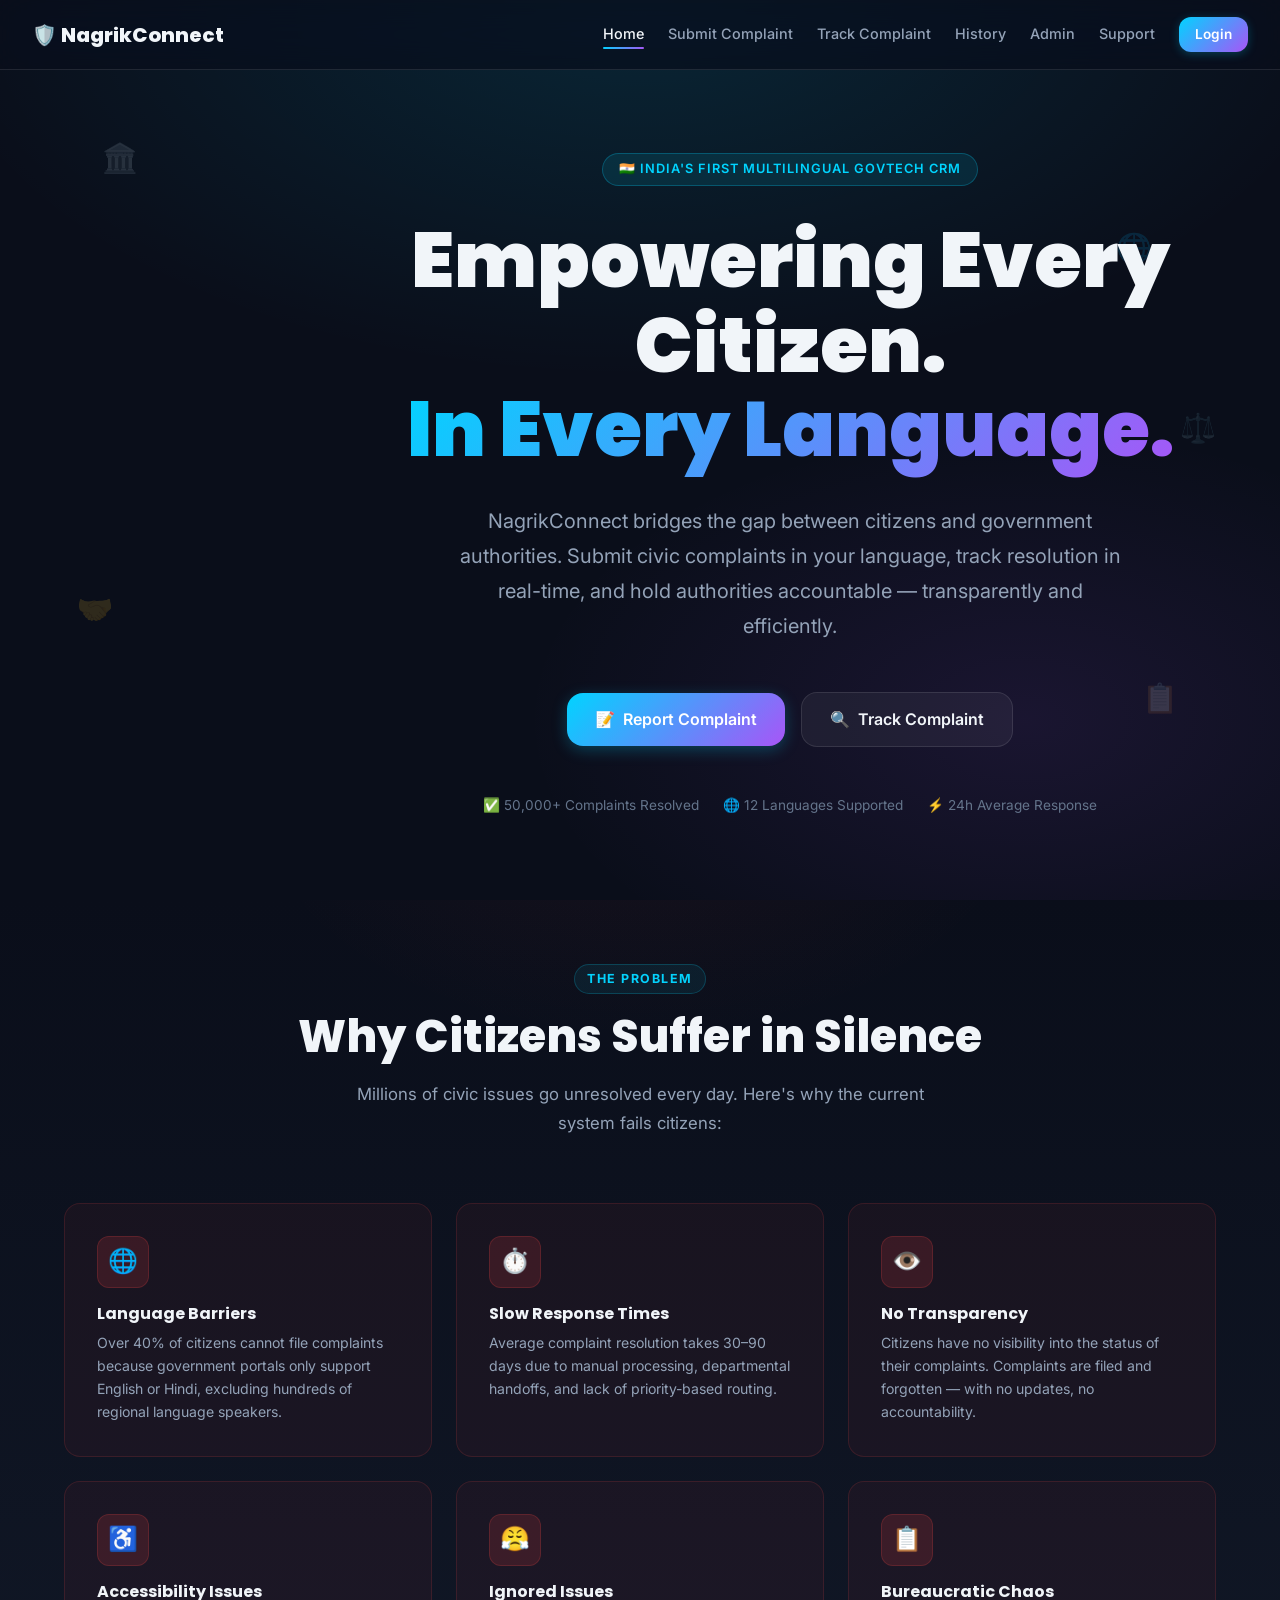
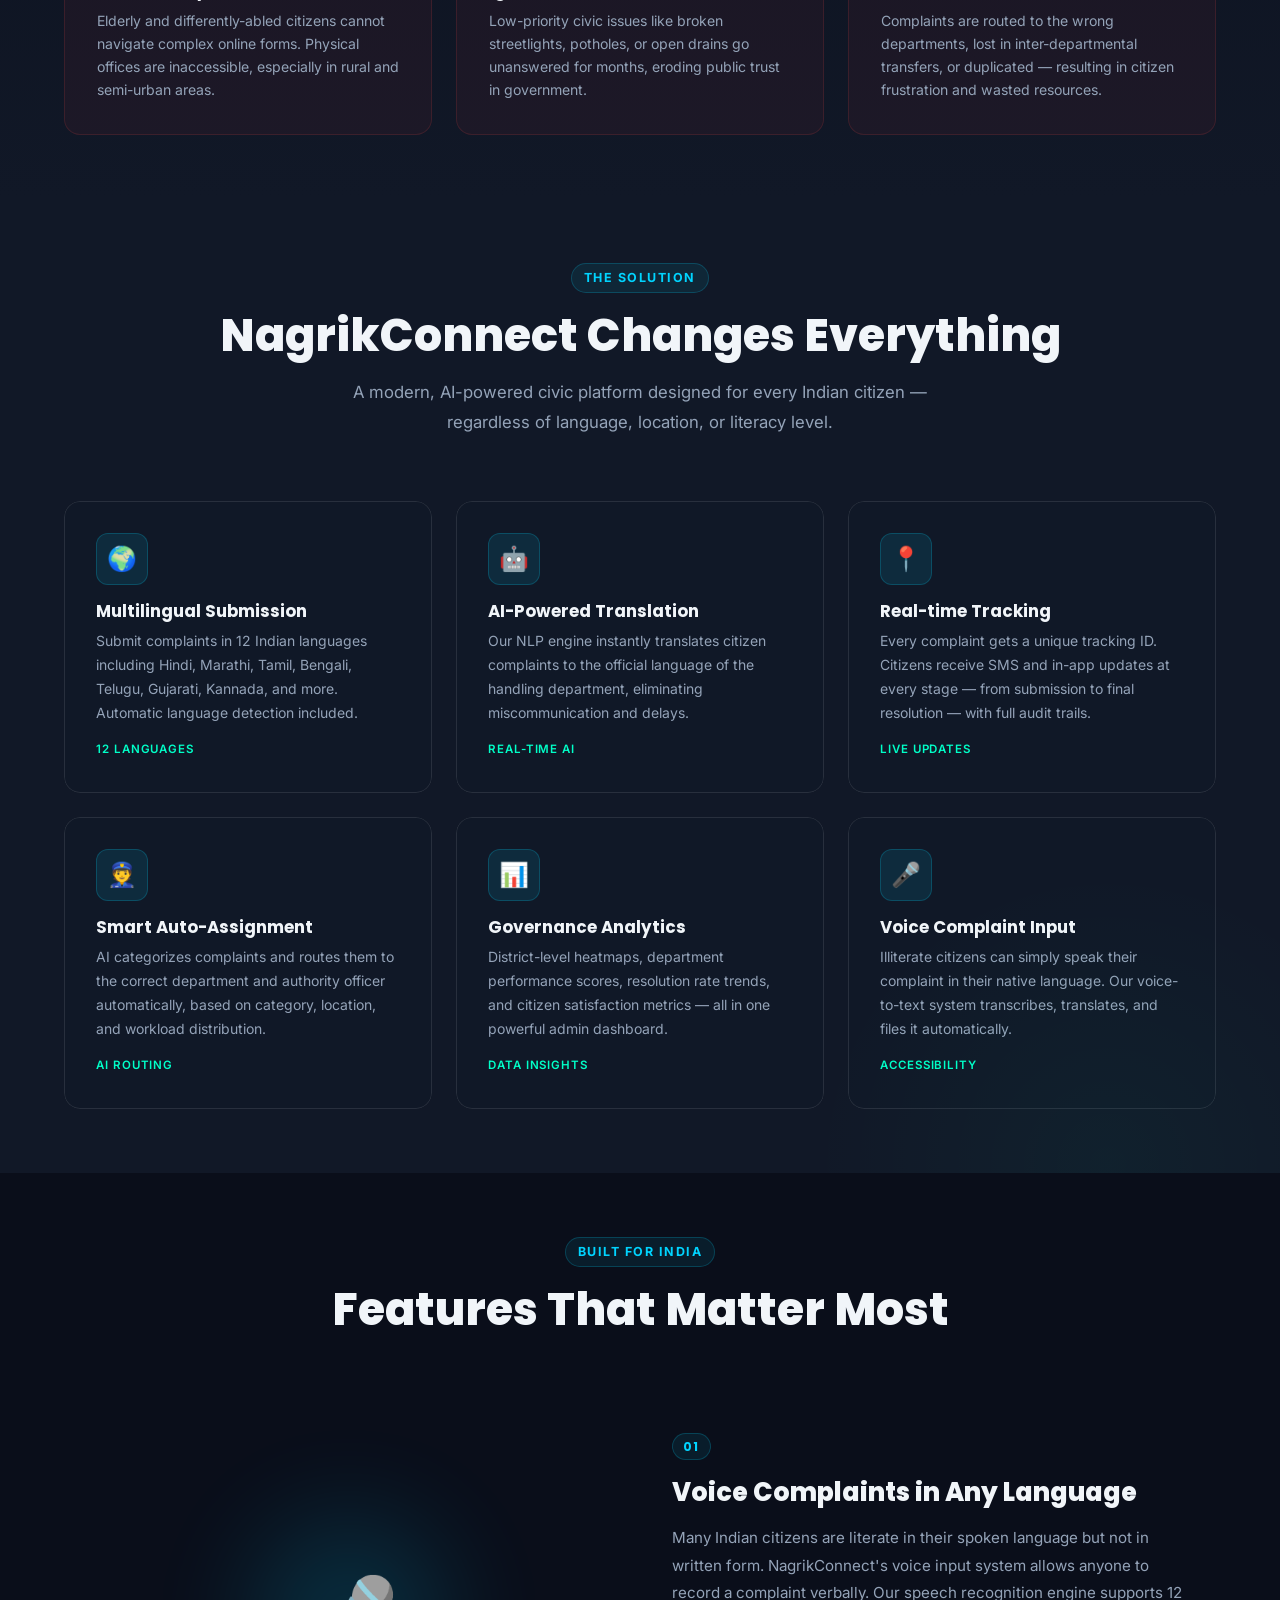
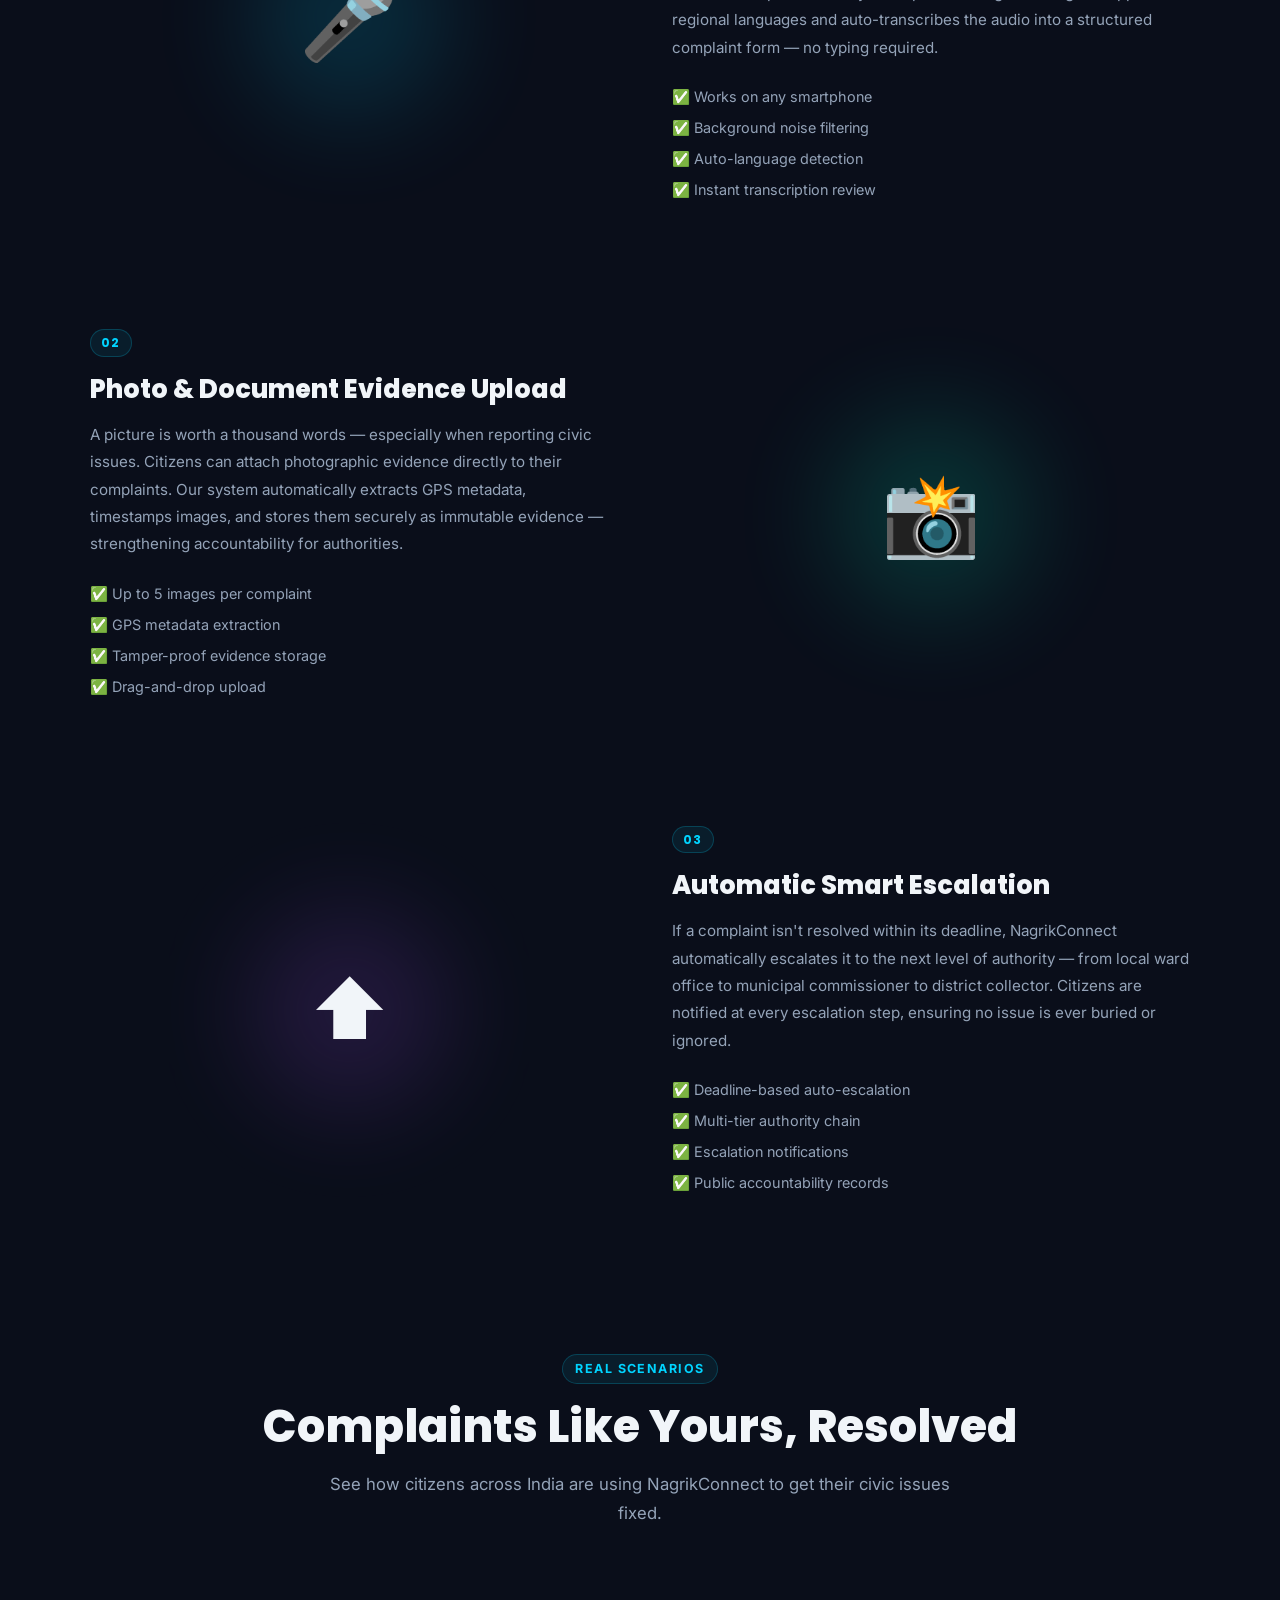
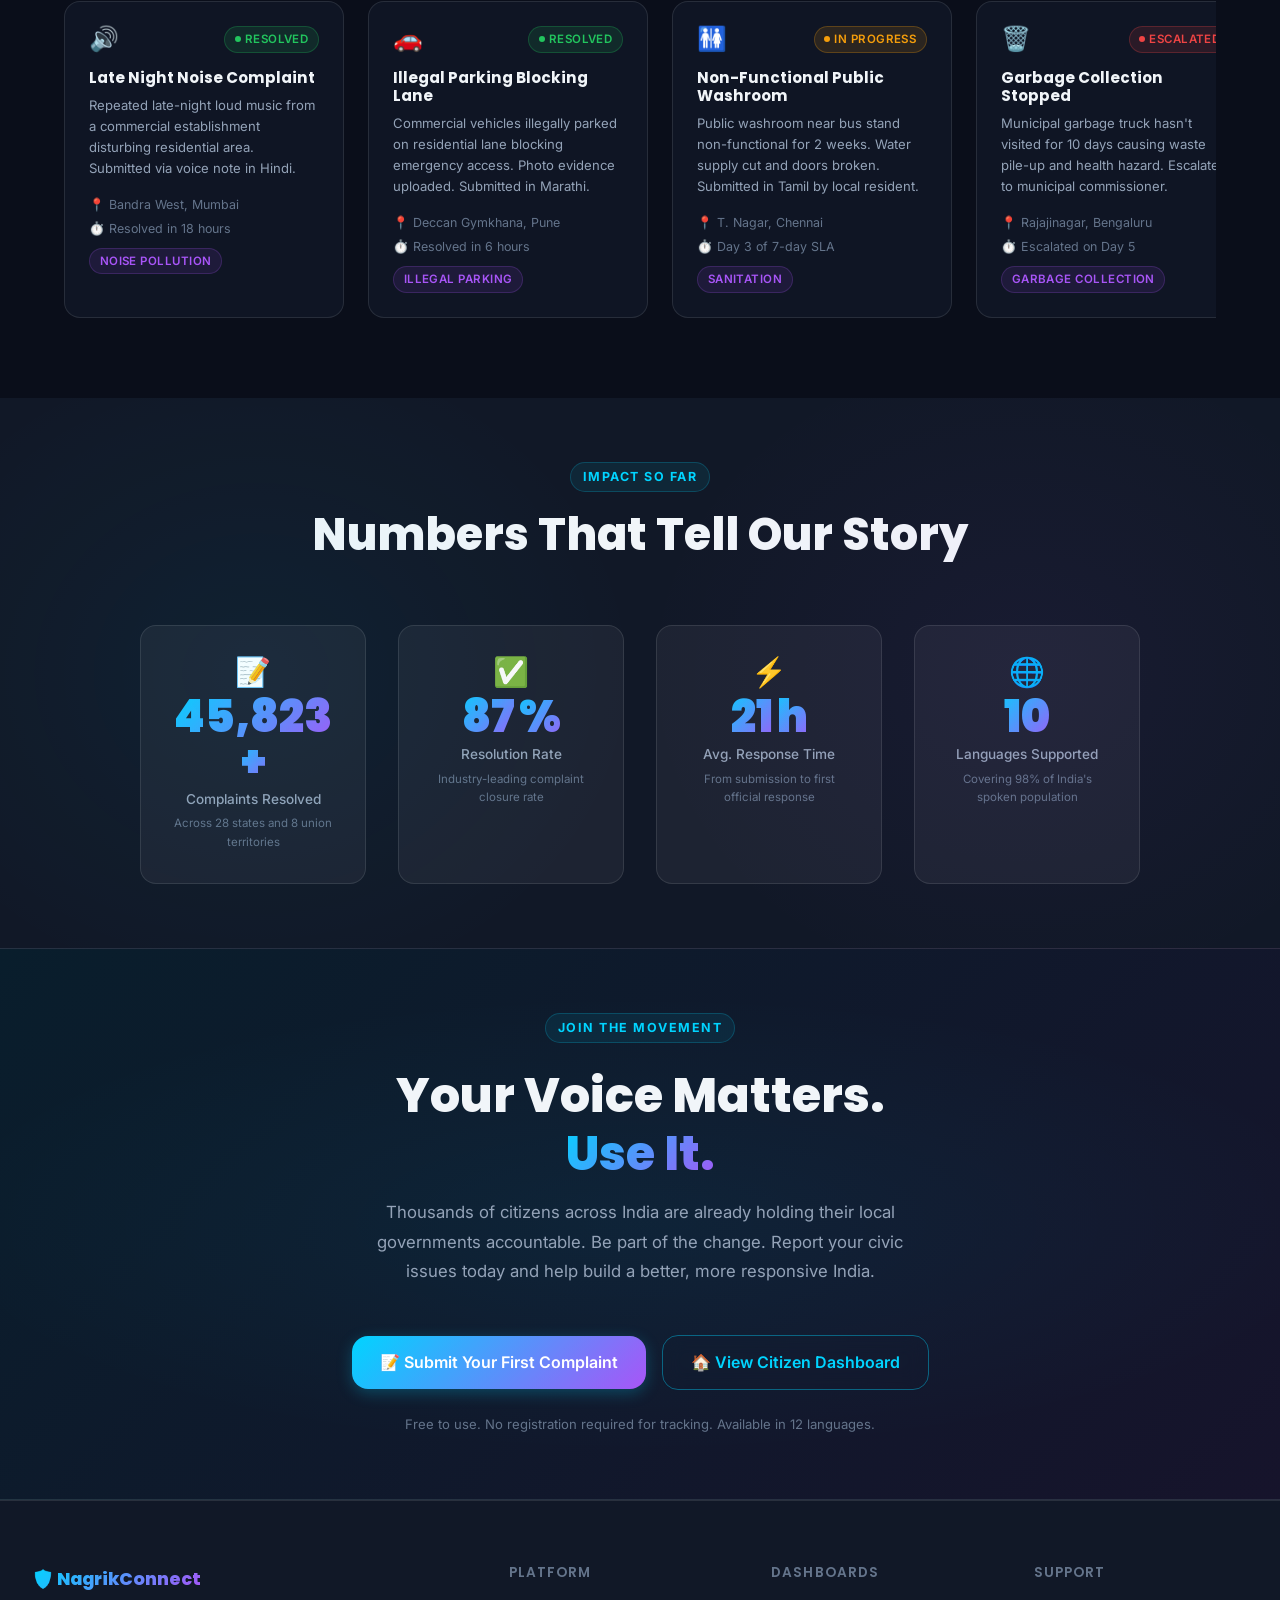
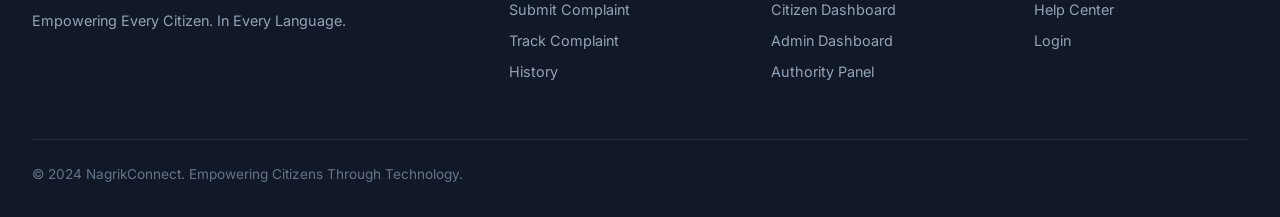
<file: index.html>
<!DOCTYPE html>
<html lang="en">
<head>
  <meta charset="UTF-8" />
  <meta name="viewport" content="width=device-width, initial-scale=1.0" />
  <meta name="description" content="NagrikConnect — Multilingual Civic Complaint Governance CRM. Submit, track and resolve civic issues in your language." />
  <title>NagrikConnect — Empowering Every Citizen</title>
  <link href="https://fonts.googleapis.com/css2?family=Inter:wght@300;400;500;600;700;800;900&family=Poppins:wght@300;400;500;600;700;800&display=swap" rel="stylesheet" />
  <link rel="stylesheet" href="css/style.css" />
  <link rel="stylesheet" href="css/landing.css" />
</head>
<body>

  <!-- NAVBAR -->
  <nav class="navbar" id="navbar">
    <div class="nav-container">
      <a href="index.html" class="nav-logo">🛡️ NagrikConnect</a>
      <div class="nav-links" id="navLinks">
        <a href="index.html" class="nav-link active">Home</a>
        <a href="complaint-submission.html" class="nav-link">Submit Complaint</a>
        <a href="complaint-tracking.html" class="nav-link">Track Complaint</a>
        <a href="complaint-history.html" class="nav-link">History</a>
        <a href="admin-dashboard.html" class="nav-link">Admin</a>
        <a href="support.html" class="nav-link">Support</a>
        <a href="login.html" class="nav-link btn-nav">Login</a>
      </div>
      <button class="hamburger" id="hamburger" aria-label="Menu">
        <span></span><span></span><span></span>
      </button>
    </div>
  </nav>

  <!-- HERO SECTION -->
  <section class="hero" id="hero" aria-label="Hero section">
    <canvas id="particleCanvas" aria-hidden="true"></canvas>
    <div class="hero-content">
      <div class="hero-badge">🇮🇳 India's First Multilingual GovTech CRM</div>
      <h1 class="hero-title">
        Empowering Every Citizen.<br />
        <span class="gradient-text">In Every Language.</span>
      </h1>
      <p class="hero-subtitle">
        NagrikConnect bridges the gap between citizens and government authorities. Submit civic complaints in your language, track resolution in real-time, and hold authorities accountable — transparently and efficiently.
      </p>
      <div class="hero-cta">
        <a href="complaint-submission.html" class="btn btn-primary btn-lg" aria-label="Report a complaint">
          <span>📝</span> Report Complaint
        </a>
        <a href="complaint-tracking.html" class="btn btn-secondary btn-lg" aria-label="Track an existing complaint">
          <span>🔍</span> Track Complaint
        </a>
      </div>
      <div class="hero-meta">
        <span class="hero-stat">✅ 50,000+ Complaints Resolved</span>
        <span class="hero-stat">🌐 12 Languages Supported</span>
        <span class="hero-stat">⚡ 24h Average Response</span>
      </div>
    </div>
    <div class="hero-floating-icons" aria-hidden="true">
      <span class="float-icon fi-1">🏛️</span>
      <span class="float-icon fi-2">🌐</span>
      <span class="float-icon fi-3">🤝</span>
      <span class="float-icon fi-4">📋</span>
      <span class="float-icon fi-5">⚖️</span>
    </div>
  </section>

  <!-- PROBLEM SECTION -->
  <section class="section problems-section" id="problems" aria-label="Problems we solve">
    <div class="container">
      <div class="section-header">
        <span class="section-tag">The Problem</span>
        <h2 class="section-title">Why Citizens Suffer in Silence</h2>
        <p class="section-desc">Millions of civic issues go unresolved every day. Here's why the current system fails citizens:</p>
      </div>
      <div class="cards-grid">

        <article class="problem-card" aria-label="Language Barriers problem">
          <div class="card-icon problem-icon">🌐</div>
          <h3>Language Barriers</h3>
          <p>Over 40% of citizens cannot file complaints because government portals only support English or Hindi, excluding hundreds of regional language speakers.</p>
        </article>

        <article class="problem-card" aria-label="Slow Response problem">
          <div class="card-icon problem-icon">⏱️</div>
          <h3>Slow Response Times</h3>
          <p>Average complaint resolution takes 30–90 days due to manual processing, departmental handoffs, and lack of priority-based routing.</p>
        </article>

        <article class="problem-card" aria-label="No Transparency problem">
          <div class="card-icon problem-icon">👁️</div>
          <h3>No Transparency</h3>
          <p>Citizens have no visibility into the status of their complaints. Complaints are filed and forgotten — with no updates, no accountability.</p>
        </article>

        <article class="problem-card" aria-label="Accessibility Issues problem">
          <div class="card-icon problem-icon">♿</div>
          <h3>Accessibility Issues</h3>
          <p>Elderly and differently-abled citizens cannot navigate complex online forms. Physical offices are inaccessible, especially in rural and semi-urban areas.</p>
        </article>

        <article class="problem-card" aria-label="Ignored Issues problem">
          <div class="card-icon problem-icon">😤</div>
          <h3>Ignored Issues</h3>
          <p>Low-priority civic issues like broken streetlights, potholes, or open drains go unanswered for months, eroding public trust in government.</p>
        </article>

        <article class="problem-card" aria-label="Bureaucratic Chaos problem">
          <div class="card-icon problem-icon">📋</div>
          <h3>Bureaucratic Chaos</h3>
          <p>Complaints are routed to the wrong departments, lost in inter-departmental transfers, or duplicated — resulting in citizen frustration and wasted resources.</p>
        </article>

      </div>
    </div>
  </section>

  <!-- SOLUTION SECTION -->
  <section class="section solutions-section" id="solutions" aria-label="Our solutions">
    <div class="container">
      <div class="section-header">
        <span class="section-tag">The Solution</span>
        <h2 class="section-title">NagrikConnect Changes Everything</h2>
        <p class="section-desc">A modern, AI-powered civic platform designed for every Indian citizen — regardless of language, location, or literacy level.</p>
      </div>
      <div class="cards-grid">

        <article class="solution-card" aria-label="Multilingual Submission feature">
          <div class="card-icon solution-icon">🌍</div>
          <h3>Multilingual Submission</h3>
          <p>Submit complaints in 12 Indian languages including Hindi, Marathi, Tamil, Bengali, Telugu, Gujarati, Kannada, and more. Automatic language detection included.</p>
          <span class="feature-tag">12 Languages</span>
        </article>

        <article class="solution-card" aria-label="AI Translation feature">
          <div class="card-icon solution-icon">🤖</div>
          <h3>AI-Powered Translation</h3>
          <p>Our NLP engine instantly translates citizen complaints to the official language of the handling department, eliminating miscommunication and delays.</p>
          <span class="feature-tag">Real-time AI</span>
        </article>

        <article class="solution-card" aria-label="Real-time Tracking feature">
          <div class="card-icon solution-icon">📍</div>
          <h3>Real-time Tracking</h3>
          <p>Every complaint gets a unique tracking ID. Citizens receive SMS and in-app updates at every stage — from submission to final resolution — with full audit trails.</p>
          <span class="feature-tag">Live Updates</span>
        </article>

        <article class="solution-card" aria-label="Smart Assignment feature">
          <div class="card-icon solution-icon">👮</div>
          <h3>Smart Auto-Assignment</h3>
          <p>AI categorizes complaints and routes them to the correct department and authority officer automatically, based on category, location, and workload distribution.</p>
          <span class="feature-tag">AI Routing</span>
        </article>

        <article class="solution-card" aria-label="Analytics feature">
          <div class="card-icon solution-icon">📊</div>
          <h3>Governance Analytics</h3>
          <p>District-level heatmaps, department performance scores, resolution rate trends, and citizen satisfaction metrics — all in one powerful admin dashboard.</p>
          <span class="feature-tag">Data Insights</span>
        </article>

        <article class="solution-card" aria-label="Voice Input feature">
          <div class="card-icon solution-icon">🎤</div>
          <h3>Voice Complaint Input</h3>
          <p>Illiterate citizens can simply speak their complaint in their native language. Our voice-to-text system transcribes, translates, and files it automatically.</p>
          <span class="feature-tag">Accessibility</span>
        </article>

      </div>
    </div>
  </section>

  <!-- FEATURE SHOWCASE -->
  <section class="section features-showcase" id="features" aria-label="Feature showcase">
    <div class="container">
      <div class="section-header">
        <span class="section-tag">Built For India</span>
        <h2 class="section-title">Features That Matter Most</h2>
      </div>

      <div class="feature-block feature-block--left">
        <div class="feature-block-visual" aria-hidden="true">
          <div class="feature-icon-large">🎤</div>
          <div class="feature-glow glow-blue"></div>
        </div>
        <div class="feature-block-content">
          <span class="feature-number">01</span>
          <h3>Voice Complaints in Any Language</h3>
          <p>Many Indian citizens are literate in their spoken language but not in written form. NagrikConnect's voice input system allows anyone to record a complaint verbally. Our speech recognition engine supports 12 regional languages and auto-transcribes the audio into a structured complaint form — no typing required.</p>
          <ul class="feature-list">
            <li>✅ Works on any smartphone</li>
            <li>✅ Background noise filtering</li>
            <li>✅ Auto-language detection</li>
            <li>✅ Instant transcription review</li>
          </ul>
        </div>
      </div>

      <div class="feature-block feature-block--right">
        <div class="feature-block-content">
          <span class="feature-number">02</span>
          <h3>Photo & Document Evidence Upload</h3>
          <p>A picture is worth a thousand words — especially when reporting civic issues. Citizens can attach photographic evidence directly to their complaints. Our system automatically extracts GPS metadata, timestamps images, and stores them securely as immutable evidence — strengthening accountability for authorities.</p>
          <ul class="feature-list">
            <li>✅ Up to 5 images per complaint</li>
            <li>✅ GPS metadata extraction</li>
            <li>✅ Tamper-proof evidence storage</li>
            <li>✅ Drag-and-drop upload</li>
          </ul>
        </div>
        <div class="feature-block-visual" aria-hidden="true">
          <div class="feature-icon-large">📸</div>
          <div class="feature-glow glow-teal"></div>
        </div>
      </div>

      <div class="feature-block feature-block--left">
        <div class="feature-block-visual" aria-hidden="true">
          <div class="feature-icon-large">⬆️</div>
          <div class="feature-glow glow-purple"></div>
        </div>
        <div class="feature-block-content">
          <span class="feature-number">03</span>
          <h3>Automatic Smart Escalation</h3>
          <p>If a complaint isn't resolved within its deadline, NagrikConnect automatically escalates it to the next level of authority — from local ward office to municipal commissioner to district collector. Citizens are notified at every escalation step, ensuring no issue is ever buried or ignored.</p>
          <ul class="feature-list">
            <li>✅ Deadline-based auto-escalation</li>
            <li>✅ Multi-tier authority chain</li>
            <li>✅ Escalation notifications</li>
            <li>✅ Public accountability records</li>
          </ul>
        </div>
      </div>

    </div>
  </section>

  <!-- CIVIC EXAMPLES -->
  <section class="section civic-examples" id="examples" aria-label="Real civic complaint examples">
    <div class="container">
      <div class="section-header">
        <span class="section-tag">Real Scenarios</span>
        <h2 class="section-title">Complaints Like Yours, Resolved</h2>
        <p class="section-desc">See how citizens across India are using NagrikConnect to get their civic issues fixed.</p>
      </div>
      <div class="examples-track-wrapper">
        <div class="examples-track" aria-live="polite">

          <article class="example-card" aria-label="Noise Complaint example">
            <div class="example-header">
              <span class="example-emoji">🔊</span>
              <span class="example-status resolved">Resolved</span>
            </div>
            <h4>Late Night Noise Complaint</h4>
            <p>Repeated late-night loud music from a commercial establishment disturbing residential area. Submitted via voice note in Hindi.</p>
            <div class="example-meta">
              <span>📍 Bandra West, Mumbai</span>
              <span>⏱️ Resolved in 18 hours</span>
            </div>
            <div class="example-category">Noise Pollution</div>
          </article>

          <article class="example-card" aria-label="Illegal Parking example">
            <div class="example-header">
              <span class="example-emoji">🚗</span>
              <span class="example-status resolved">Resolved</span>
            </div>
            <h4>Illegal Parking Blocking Lane</h4>
            <p>Commercial vehicles illegally parked on residential lane blocking emergency access. Photo evidence uploaded. Submitted in Marathi.</p>
            <div class="example-meta">
              <span>📍 Deccan Gymkhana, Pune</span>
              <span>⏱️ Resolved in 6 hours</span>
            </div>
            <div class="example-category">Illegal Parking</div>
          </article>

          <article class="example-card" aria-label="Public Washroom example">
            <div class="example-header">
              <span class="example-emoji">🚻</span>
              <span class="example-status in-progress">In Progress</span>
            </div>
            <h4>Non-Functional Public Washroom</h4>
            <p>Public washroom near bus stand non-functional for 2 weeks. Water supply cut and doors broken. Submitted in Tamil by local resident.</p>
            <div class="example-meta">
              <span>📍 T. Nagar, Chennai</span>
              <span>⏱️ Day 3 of 7-day SLA</span>
            </div>
            <div class="example-category">Sanitation</div>
          </article>

          <article class="example-card" aria-label="Garbage Delay example">
            <div class="example-header">
              <span class="example-emoji">🗑️</span>
              <span class="example-status escalated">Escalated</span>
            </div>
            <h4>Garbage Collection Stopped</h4>
            <p>Municipal garbage truck hasn't visited for 10 days causing waste pile-up and health hazard. Escalated to municipal commissioner.</p>
            <div class="example-meta">
              <span>📍 Rajajinagar, Bengaluru</span>
              <span>⏱️ Escalated on Day 5</span>
            </div>
            <div class="example-category">Garbage Collection</div>
          </article>

          <article class="example-card" aria-label="Street Animals example">
            <div class="example-header">
              <span class="example-emoji">🐕</span>
              <span class="example-status resolved">Resolved</span>
            </div>
            <h4>Aggressive Street Dogs Near School</h4>
            <p>Pack of aggressive stray dogs near primary school entrance causing fear among children. Submitted in Bengali. Animal control dispatched.</p>
            <div class="example-meta">
              <span>📍 Salt Lake, Kolkata</span>
              <span>⏱️ Resolved in 12 hours</span>
            </div>
            <div class="example-category">Street Animals</div>
          </article>

        </div>
      </div>
    </div>
  </section>

  <!-- STATS SECTION -->
  <section class="section stats-section" id="stats" aria-label="Platform statistics">
    <div class="container">
      <div class="section-header">
        <span class="section-tag">Impact So Far</span>
        <h2 class="section-title">Numbers That Tell Our Story</h2>
      </div>
      <div class="stats-grid">

        <div class="stat-card" aria-label="Complaints resolved statistic">
          <div class="stat-icon">📝</div>
          <div class="stat-number" id="counter1" data-target="50000">0</div>
          <div class="stat-suffix">+</div>
          <div class="stat-label">Complaints Resolved</div>
          <div class="stat-desc">Across 28 states and 8 union territories</div>
        </div>

        <div class="stat-card" aria-label="Resolution rate statistic">
          <div class="stat-icon">✅</div>
          <div class="stat-number" id="counter2" data-target="95">0</div>
          <div class="stat-suffix">%</div>
          <div class="stat-label">Resolution Rate</div>
          <div class="stat-desc">Industry-leading complaint closure rate</div>
        </div>

        <div class="stat-card" aria-label="Average response time statistic">
          <div class="stat-icon">⚡</div>
          <div class="stat-number" id="counter3" data-target="24">0</div>
          <div class="stat-suffix">h</div>
          <div class="stat-label">Avg. Response Time</div>
          <div class="stat-desc">From submission to first official response</div>
        </div>

        <div class="stat-card" aria-label="Languages supported statistic">
          <div class="stat-icon">🌐</div>
          <div class="stat-number" id="counter4" data-target="12">0</div>
          <div class="stat-suffix"></div>
          <div class="stat-label">Languages Supported</div>
          <div class="stat-desc">Covering 98% of India's spoken population</div>
        </div>

      </div>
    </div>
  </section>

  <!-- FINAL CTA SECTION -->
  <section class="section cta-section" id="cta" aria-label="Call to action">
    <div class="container">
      <div class="cta-content">
        <span class="cta-tag">Join the Movement</span>
        <h2 class="cta-title">Your Voice Matters.<br /><span class="gradient-text">Use It.</span></h2>
        <p class="cta-desc">Thousands of citizens across India are already holding their local governments accountable. Be part of the change. Report your civic issues today and help build a better, more responsive India.</p>
        <div class="cta-buttons">
          <a href="complaint-submission.html" class="btn btn-primary btn-lg" aria-label="Submit a new complaint">
            📝 Submit Your First Complaint
          </a>
          <a href="citizen-dashboard.html" class="btn btn-outline btn-lg" aria-label="View your dashboard">
            🏠 View Citizen Dashboard
          </a>
        </div>
        <p class="cta-note">Free to use. No registration required for tracking. Available in 12 languages.</p>
      </div>
    </div>
  </section>

  <!-- FOOTER -->
  <footer class="footer">
    <div class="footer-content">
      <div class="footer-brand">
        <span class="footer-logo">🛡️ NagrikConnect</span>
        <p>Empowering Every Citizen. In Every Language.</p>
      </div>
      <div class="footer-links">
        <div class="footer-col">
          <h4>Platform</h4>
          <a href="complaint-submission.html">Submit Complaint</a>
          <a href="complaint-tracking.html">Track Complaint</a>
          <a href="complaint-history.html">History</a>
        </div>
        <div class="footer-col">
          <h4>Dashboards</h4>
          <a href="citizen-dashboard.html">Citizen Dashboard</a>
          <a href="admin-dashboard.html">Admin Dashboard</a>
          <a href="authority-assignment.html">Authority Panel</a>
        </div>
        <div class="footer-col">
          <h4>Support</h4>
          <a href="support.html">Help Center</a>
          <a href="login.html">Login</a>
        </div>
      </div>
    </div>
    <div class="footer-bottom">
      <p>&copy; 2024 NagrikConnect. Empowering Citizens Through Technology.</p>
    </div>
  </footer>

  <script src="js/main.js"></script>
  <script src="js/landing.js"></script>
</body>
</html>
</file>
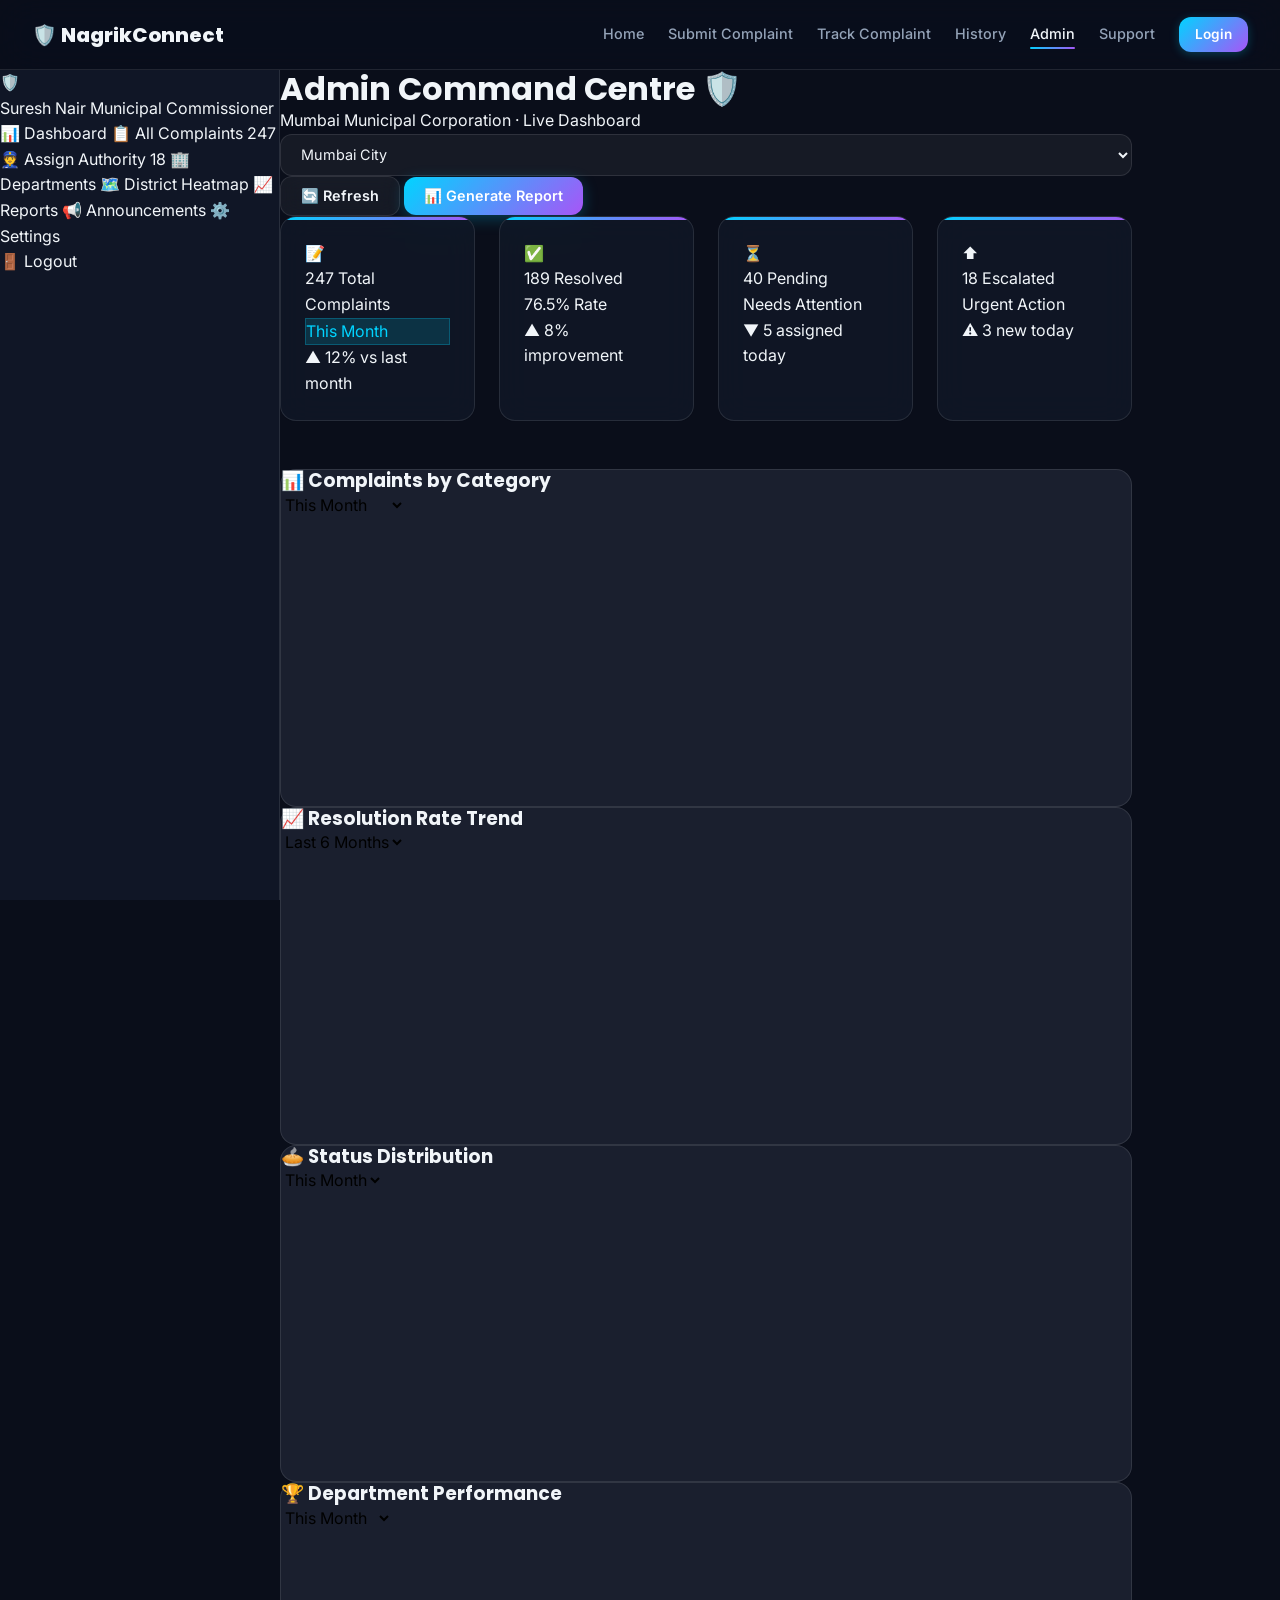
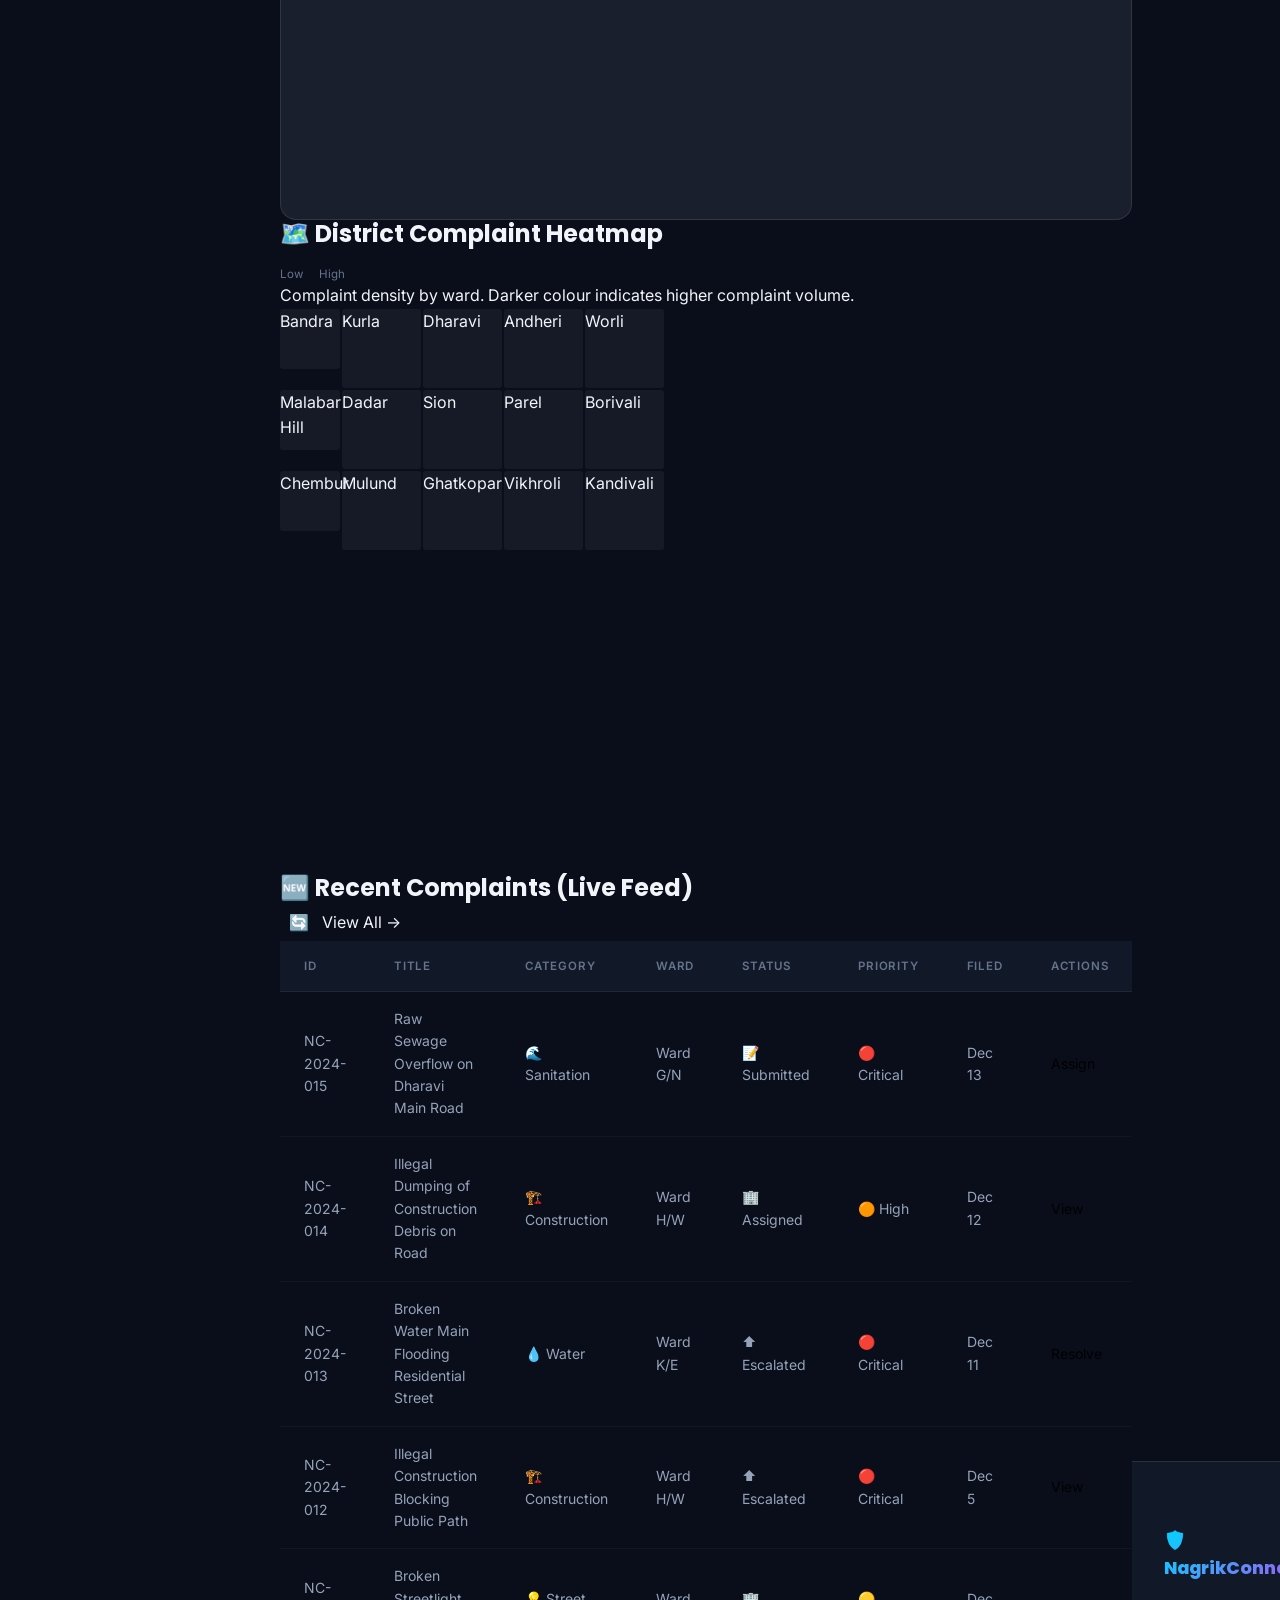
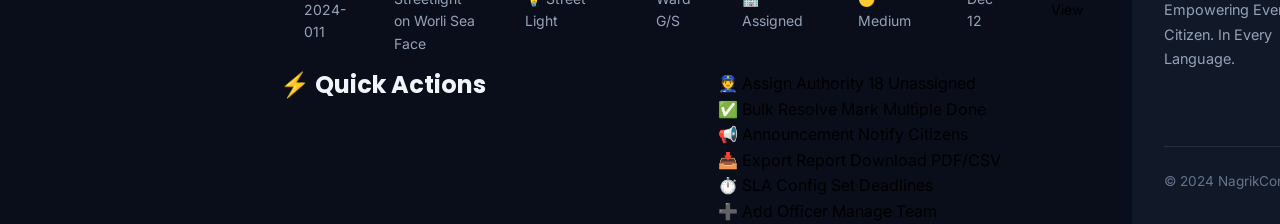
<file: admin-dashboard.html>
<!DOCTYPE html>
<html lang="en">
<head>
  <meta charset="UTF-8" />
  <meta name="viewport" content="width=device-width, initial-scale=1.0" />
  <meta name="description" content="Admin Dashboard — NagrikConnect GovTech CRM. Monitor, manage and analyse civic complaints across all departments." />
  <title>Admin Dashboard — NagrikConnect</title>
  <link href="https://fonts.googleapis.com/css2?family=Inter:wght@300;400;500;600;700;800;900&family=Poppins:wght@300;400;500;600;700;800&display=swap" rel="stylesheet" />
  <link rel="stylesheet" href="css/style.css" />
  <link rel="stylesheet" href="css/admin.css" />
</head>
<body class="dashboard-page admin-page">

  <!-- NAVBAR -->
  <nav class="navbar" id="navbar">
    <div class="nav-container">
      <a href="index.html" class="nav-logo">🛡️ NagrikConnect</a>
      <div class="nav-links" id="navLinks">
        <a href="index.html" class="nav-link">Home</a>
        <a href="complaint-submission.html" class="nav-link">Submit Complaint</a>
        <a href="complaint-tracking.html" class="nav-link">Track Complaint</a>
        <a href="complaint-history.html" class="nav-link">History</a>
        <a href="admin-dashboard.html" class="nav-link active">Admin</a>
        <a href="support.html" class="nav-link">Support</a>
        <a href="login.html" class="nav-link btn-nav">Login</a>
      </div>
      <button class="hamburger" id="hamburger" aria-label="Menu">
        <span></span><span></span><span></span>
      </button>
    </div>
  </nav>

  <div class="dashboard-layout">

    <!-- ADMIN SIDEBAR -->
    <aside class="sidebar admin-sidebar" id="sidebar" role="navigation" aria-label="Admin navigation">
      <div class="sidebar-header">
        <div class="user-avatar admin-avatar" aria-hidden="true">🛡️</div>
        <div class="user-info">
          <span class="user-name">Suresh Nair</span>
          <span class="user-role">Municipal Commissioner</span>
        </div>
      </div>

      <nav class="sidebar-nav" aria-label="Admin sidebar navigation">
        <a href="admin-dashboard.html" class="sidebar-link active" aria-current="page">
          <span class="sidebar-icon">📊</span>
          <span class="sidebar-label">Dashboard</span>
        </a>
        <a href="complaint-history.html" class="sidebar-link">
          <span class="sidebar-icon">📋</span>
          <span class="sidebar-label">All Complaints</span>
          <span class="sidebar-badge">247</span>
        </a>
        <a href="authority-assignment.html" class="sidebar-link">
          <span class="sidebar-icon">👮</span>
          <span class="sidebar-label">Assign Authority</span>
          <span class="sidebar-badge">18</span>
        </a>
        <a href="#departments" class="sidebar-link">
          <span class="sidebar-icon">🏢</span>
          <span class="sidebar-label">Departments</span>
        </a>
        <a href="#heatmap" class="sidebar-link">
          <span class="sidebar-icon">🗺️</span>
          <span class="sidebar-label">District Heatmap</span>
        </a>
        <a href="#reports" class="sidebar-link">
          <span class="sidebar-icon">📈</span>
          <span class="sidebar-label">Reports</span>
        </a>
        <a href="#announcements" class="sidebar-link">
          <span class="sidebar-icon">📢</span>
          <span class="sidebar-label">Announcements</span>
        </a>
        <a href="#settings" class="sidebar-link">
          <span class="sidebar-icon">⚙️</span>
          <span class="sidebar-label">Settings</span>
        </a>
      </nav>

      <div class="sidebar-footer">
        <a href="login.html" class="sidebar-logout">
          <span>🚪</span> Logout
        </a>
      </div>
    </aside>

    <!-- ADMIN MAIN CONTENT -->
    <main class="dashboard-main admin-main" role="main" id="adminMainContent">

      <!-- ADMIN HEADER -->
      <header class="dashboard-header admin-header">
        <div class="welcome-text">
          <h1>Admin Command Centre 🛡️</h1>
          <p class="header-subtitle" id="adminDate">Mumbai Municipal Corporation · Live Dashboard</p>
        </div>
        <div class="header-actions">
          <select class="form-input form-select district-select" id="districtSelect" aria-label="Select district for data filtering">
            <option value="mumbai">Mumbai City</option>
            <option value="suburban">Mumbai Suburban</option>
            <option value="thane">Thane</option>
            <option value="pune">Pune</option>
            <option value="nagpur">Nagpur</option>
          </select>
          <button class="btn btn-secondary" id="refreshBtn" aria-label="Refresh dashboard data">🔄 Refresh</button>
          <button class="btn btn-primary" id="generateReportBtn" aria-label="Generate analytics report">📊 Generate Report</button>
        </div>
      </header>

      <!-- KPI CARDS ROW -->
      <section class="kpi-row" aria-label="Key performance indicator statistics">
        <div class="kpi-card" aria-label="Total complaints this month">
          <div class="kpi-icon">📝</div>
          <div class="kpi-info">
            <span class="kpi-number" id="kpiTotal" data-target="247">0</span>
            <span class="kpi-label">Total Complaints</span>
          </div>
          <div class="kpi-badge badge-blue">This Month</div>
          <div class="kpi-trend trend-up">▲ 12% vs last month</div>
        </div>

        <div class="kpi-card" aria-label="Resolved complaints">
          <div class="kpi-icon">✅</div>
          <div class="kpi-info">
            <span class="kpi-number" id="kpiResolved" data-target="189">0</span>
            <span class="kpi-label">Resolved</span>
          </div>
          <div class="kpi-badge badge-green">76.5% Rate</div>
          <div class="kpi-trend trend-up">▲ 8% improvement</div>
        </div>

        <div class="kpi-card" aria-label="Pending complaints">
          <div class="kpi-icon">⏳</div>
          <div class="kpi-info">
            <span class="kpi-number" id="kpiPending" data-target="40">0</span>
            <span class="kpi-label">Pending</span>
          </div>
          <div class="kpi-badge badge-yellow">Needs Attention</div>
          <div class="kpi-trend trend-down">▼ 5 assigned today</div>
        </div>

        <div class="kpi-card" aria-label="Escalated complaints">
          <div class="kpi-icon">⬆️</div>
          <div class="kpi-info">
            <span class="kpi-number" id="kpiEscalated" data-target="18">0</span>
            <span class="kpi-label">Escalated</span>
          </div>
          <div class="kpi-badge badge-red">Urgent Action</div>
          <div class="kpi-trend trend-warn">⚠️ 3 new today</div>
        </div>
      </section>

      <!-- CHARTS GRID -->
      <section class="charts-grid" aria-label="Analytics charts">

        <div class="chart-card glass-card" aria-label="Complaints by category chart">
          <div class="chart-header">
            <h3>📊 Complaints by Category</h3>
            <select class="chart-filter" aria-label="Filter category chart by time">
              <option>This Month</option>
              <option>Last 3 Months</option>
              <option>This Year</option>
            </select>
          </div>
          <canvas id="categoryBarChart" width="400" height="280" aria-label="Bar chart showing complaints by category" role="img"></canvas>
        </div>

        <div class="chart-card glass-card" aria-label="Resolution rate over time chart">
          <div class="chart-header">
            <h3>📈 Resolution Rate Trend</h3>
            <select class="chart-filter" aria-label="Filter resolution chart by time">
              <option>Last 6 Months</option>
              <option>Last Year</option>
            </select>
          </div>
          <canvas id="resolutionLineChart" width="400" height="280" aria-label="Line chart showing resolution rate trend" role="img"></canvas>
        </div>

        <div class="chart-card glass-card" aria-label="Complaint status distribution chart">
          <div class="chart-header">
            <h3>🥧 Status Distribution</h3>
            <select class="chart-filter" aria-label="Filter status chart by time">
              <option>This Month</option>
              <option>All Time</option>
            </select>
          </div>
          <canvas id="statusPieChart" width="400" height="280" aria-label="Pie chart showing complaint status distribution" role="img"></canvas>
        </div>

        <div class="chart-card glass-card" aria-label="Department performance chart">
          <div class="chart-header">
            <h3>🏆 Department Performance</h3>
            <select class="chart-filter" aria-label="Filter department chart by time">
              <option>This Month</option>
              <option>Last Quarter</option>
            </select>
          </div>
          <canvas id="deptPerformanceChart" width="400" height="280" aria-label="Bar chart showing department performance scores" role="img"></canvas>
        </div>

      </section>

      <!-- HEATMAP SECTION -->
      <section class="dash-card heatmap-section" id="heatmap" aria-label="District complaint heatmap">
        <div class="card-header-row">
          <h2 class="card-title">🗺️ District Complaint Heatmap</h2>
          <div class="heatmap-legend" aria-label="Heatmap intensity legend">
            <span class="legend-label">Low</span>
            <div class="legend-gradient" aria-hidden="true"></div>
            <span class="legend-label">High</span>
          </div>
        </div>
        <p class="heatmap-subtitle">Complaint density by ward. Darker colour indicates higher complaint volume.</p>
        <div class="heatmap-grid" id="heatmapGrid" aria-label="Ward-level complaint density grid" role="grid">
          <!-- Populated by JS -->
          <div class="heatmap-row" role="row">
            <div class="heatmap-cell heat-5" role="gridcell" aria-label="Bandra: Very High — 48 complaints" title="Bandra: 48 complaints">Bandra</div>
            <div class="heatmap-cell heat-4" role="gridcell" aria-label="Kurla: High — 35 complaints" title="Kurla: 35 complaints">Kurla</div>
            <div class="heatmap-cell heat-3" role="gridcell" aria-label="Dharavi: Medium-High — 27 complaints" title="Dharavi: 27 complaints">Dharavi</div>
            <div class="heatmap-cell heat-5" role="gridcell" aria-label="Andheri: Very High — 52 complaints" title="Andheri: 52 complaints">Andheri</div>
            <div class="heatmap-cell heat-2" role="gridcell" aria-label="Worli: Medium — 18 complaints" title="Worli: 18 complaints">Worli</div>
          </div>
          <div class="heatmap-row" role="row">
            <div class="heatmap-cell heat-1" role="gridcell" aria-label="Malabar Hill: Low — 8 complaints" title="Malabar Hill: 8 complaints">Malabar Hill</div>
            <div class="heatmap-cell heat-3" role="gridcell" aria-label="Dadar: Medium-High — 29 complaints" title="Dadar: 29 complaints">Dadar</div>
            <div class="heatmap-cell heat-4" role="gridcell" aria-label="Sion: High — 33 complaints" title="Sion: 33 complaints">Sion</div>
            <div class="heatmap-cell heat-2" role="gridcell" aria-label="Parel: Medium — 15 complaints" title="Parel: 15 complaints">Parel</div>
            <div class="heatmap-cell heat-5" role="gridcell" aria-label="Borivali: Very High — 41 complaints" title="Borivali: 41 complaints">Borivali</div>
          </div>
          <div class="heatmap-row" role="row">
            <div class="heatmap-cell heat-3" role="gridcell" aria-label="Chembur: Medium-High — 22 complaints" title="Chembur: 22 complaints">Chembur</div>
            <div class="heatmap-cell heat-2" role="gridcell" aria-label="Mulund: Medium — 14 complaints" title="Mulund: 14 complaints">Mulund</div>
            <div class="heatmap-cell heat-4" role="gridcell" aria-label="Ghatkopar: High — 36 complaints" title="Ghatkopar: 36 complaints">Ghatkopar</div>
            <div class="heatmap-cell heat-1" role="gridcell" aria-label="Vikhroli: Low — 9 complaints" title="Vikhroli: 9 complaints">Vikhroli</div>
            <div class="heatmap-cell heat-3" role="gridcell" aria-label="Kandivali: Medium-High — 25 complaints" title="Kandivali: 25 complaints">Kandivali</div>
          </div>
        </div>
      </section>

      <!-- RECENT COMPLAINTS TABLE -->
      <section class="dash-card recent-complaints-section" aria-label="Recent complaints requiring attention">
        <div class="card-header-row">
          <h2 class="card-title">🆕 Recent Complaints (Live Feed)</h2>
          <div class="rc-controls">
            <button class="btn-icon" id="rcRefresh" aria-label="Refresh complaints list">🔄</button>
            <a href="complaint-history.html" class="view-all-link">View All →</a>
          </div>
        </div>
        <div class="admin-table-wrapper">
          <table class="admin-table" aria-label="Recent complaints table">
            <thead>
              <tr>
                <th scope="col">ID</th>
                <th scope="col">Title</th>
                <th scope="col">Category</th>
                <th scope="col">Ward</th>
                <th scope="col">Status</th>
                <th scope="col">Priority</th>
                <th scope="col">Filed</th>
                <th scope="col">Actions</th>
              </tr>
            </thead>
            <tbody id="adminComplaintsBody" aria-live="polite">
              <tr>
                <td><a href="complaint-tracking.html" class="id-link">NC-2024-015</a></td>
                <td>Raw Sewage Overflow on Dharavi Main Road</td>
                <td><span class="cat-badge">🌊 Sanitation</span></td>
                <td>Ward G/N</td>
                <td><span class="status-badge status-submitted">📝 Submitted</span></td>
                <td><span class="priority-badge priority-critical">🔴 Critical</span></td>
                <td><time datetime="2024-12-13">Dec 13</time></td>
                <td>
                  <button class="admin-action-btn assign-btn" data-id="NC-2024-015" aria-label="Assign NC-2024-015">Assign</button>
                </td>
              </tr>
              <tr>
                <td><a href="complaint-tracking.html" class="id-link">NC-2024-014</a></td>
                <td>Illegal Dumping of Construction Debris on Road</td>
                <td><span class="cat-badge">🏗️ Construction</span></td>
                <td>Ward H/W</td>
                <td><span class="status-badge status-assigned">🏢 Assigned</span></td>
                <td><span class="priority-badge priority-high">🟠 High</span></td>
                <td><time datetime="2024-12-12">Dec 12</time></td>
                <td>
                  <button class="admin-action-btn view-btn" data-id="NC-2024-014" aria-label="View NC-2024-014">View</button>
                </td>
              </tr>
              <tr>
                <td><a href="complaint-tracking.html" class="id-link">NC-2024-013</a></td>
                <td>Broken Water Main Flooding Residential Street</td>
                <td><span class="cat-badge">💧 Water</span></td>
                <td>Ward K/E</td>
                <td><span class="status-badge status-escalated">⬆️ Escalated</span></td>
                <td><span class="priority-badge priority-critical">🔴 Critical</span></td>
                <td><time datetime="2024-12-11">Dec 11</time></td>
                <td>
                  <button class="admin-action-btn resolve-btn" data-id="NC-2024-013" aria-label="Resolve NC-2024-013">Resolve</button>
                </td>
              </tr>
              <tr>
                <td><a href="complaint-tracking.html" class="id-link">NC-2024-012</a></td>
                <td>Illegal Construction Blocking Public Path</td>
                <td><span class="cat-badge">🏗️ Construction</span></td>
                <td>Ward H/W</td>
                <td><span class="status-badge status-escalated">⬆️ Escalated</span></td>
                <td><span class="priority-badge priority-critical">🔴 Critical</span></td>
                <td><time datetime="2024-12-05">Dec 5</time></td>
                <td>
                  <button class="admin-action-btn view-btn" data-id="NC-2024-012" aria-label="View NC-2024-012">View</button>
                </td>
              </tr>
              <tr>
                <td><a href="complaint-tracking.html" class="id-link">NC-2024-011</a></td>
                <td>Broken Streetlight on Worli Sea Face</td>
                <td><span class="cat-badge">💡 Street Light</span></td>
                <td>Ward G/S</td>
                <td><span class="status-badge status-assigned">🏢 Assigned</span></td>
                <td><span class="priority-badge priority-medium">🟡 Medium</span></td>
                <td><time datetime="2024-12-12">Dec 12</time></td>
                <td>
                  <button class="admin-action-btn view-btn" data-id="NC-2024-011" aria-label="View NC-2024-011">View</button>
                </td>
              </tr>
            </tbody>
          </table>
        </div>
      </section>

      <!-- QUICK ACTIONS PANEL -->
      <section class="dash-card quick-actions-panel" id="quickActions" aria-label="Admin quick actions">
        <h2 class="card-title">⚡ Quick Actions</h2>
        <div class="quick-actions-grid">
          <button class="qa-btn" onclick="window.location.href='authority-assignment.html'" aria-label="Go to authority assignment panel">
            <span class="qa-icon">👮</span>
            <span class="qa-label">Assign Authority</span>
            <span class="qa-count">18 Unassigned</span>
          </button>
          <button class="qa-btn" id="bulkResolveBtn" aria-label="Bulk resolve selected complaints">
            <span class="qa-icon">✅</span>
            <span class="qa-label">Bulk Resolve</span>
            <span class="qa-count">Mark Multiple Done</span>
          </button>
          <button class="qa-btn" id="sendAnnouncementBtn" aria-label="Send public announcement">
            <span class="qa-icon">📢</span>
            <span class="qa-label">Announcement</span>
            <span class="qa-count">Notify Citizens</span>
          </button>
          <button class="qa-btn" id="exportReportBtn" aria-label="Export monthly report">
            <span class="qa-icon">📥</span>
            <span class="qa-label">Export Report</span>
            <span class="qa-count">Download PDF/CSV</span>
          </button>
          <button class="qa-btn" id="slaConfigBtn" aria-label="Configure SLA settings">
            <span class="qa-icon">⏱️</span>
            <span class="qa-label">SLA Config</span>
            <span class="qa-count">Set Deadlines</span>
          </button>
          <button class="qa-btn" id="addOfficerBtn" aria-label="Add new officer">
            <span class="qa-icon">➕</span>
            <span class="qa-label">Add Officer</span>
            <span class="qa-count">Manage Team</span>
          </button>
        </div>
      </section>

    </main>
  </div>

  <!-- FOOTER -->
  <footer class="footer">
    <div class="footer-content">
      <div class="footer-brand">
        <span class="footer-logo">🛡️ NagrikConnect</span>
        <p>Empowering Every Citizen. In Every Language.</p>
      </div>
      <div class="footer-links">
        <div class="footer-col">
          <h4>Platform</h4>
          <a href="complaint-submission.html">Submit Complaint</a>
          <a href="complaint-tracking.html">Track Complaint</a>
          <a href="complaint-history.html">History</a>
        </div>
        <div class="footer-col">
          <h4>Dashboards</h4>
          <a href="citizen-dashboard.html">Citizen Dashboard</a>
          <a href="admin-dashboard.html">Admin Dashboard</a>
          <a href="authority-assignment.html">Authority Panel</a>
        </div>
        <div class="footer-col">
          <h4>Support</h4>
          <a href="support.html">Help Center</a>
          <a href="login.html">Login</a>
        </div>
      </div>
    </div>
    <div class="footer-bottom">
      <p>&copy; 2024 NagrikConnect. Empowering Citizens Through Technology.</p>
    </div>
  </footer>

  <script src="js/main.js"></script>
  <script src="js/admin.js"></script>
</body>
</html>
</file>
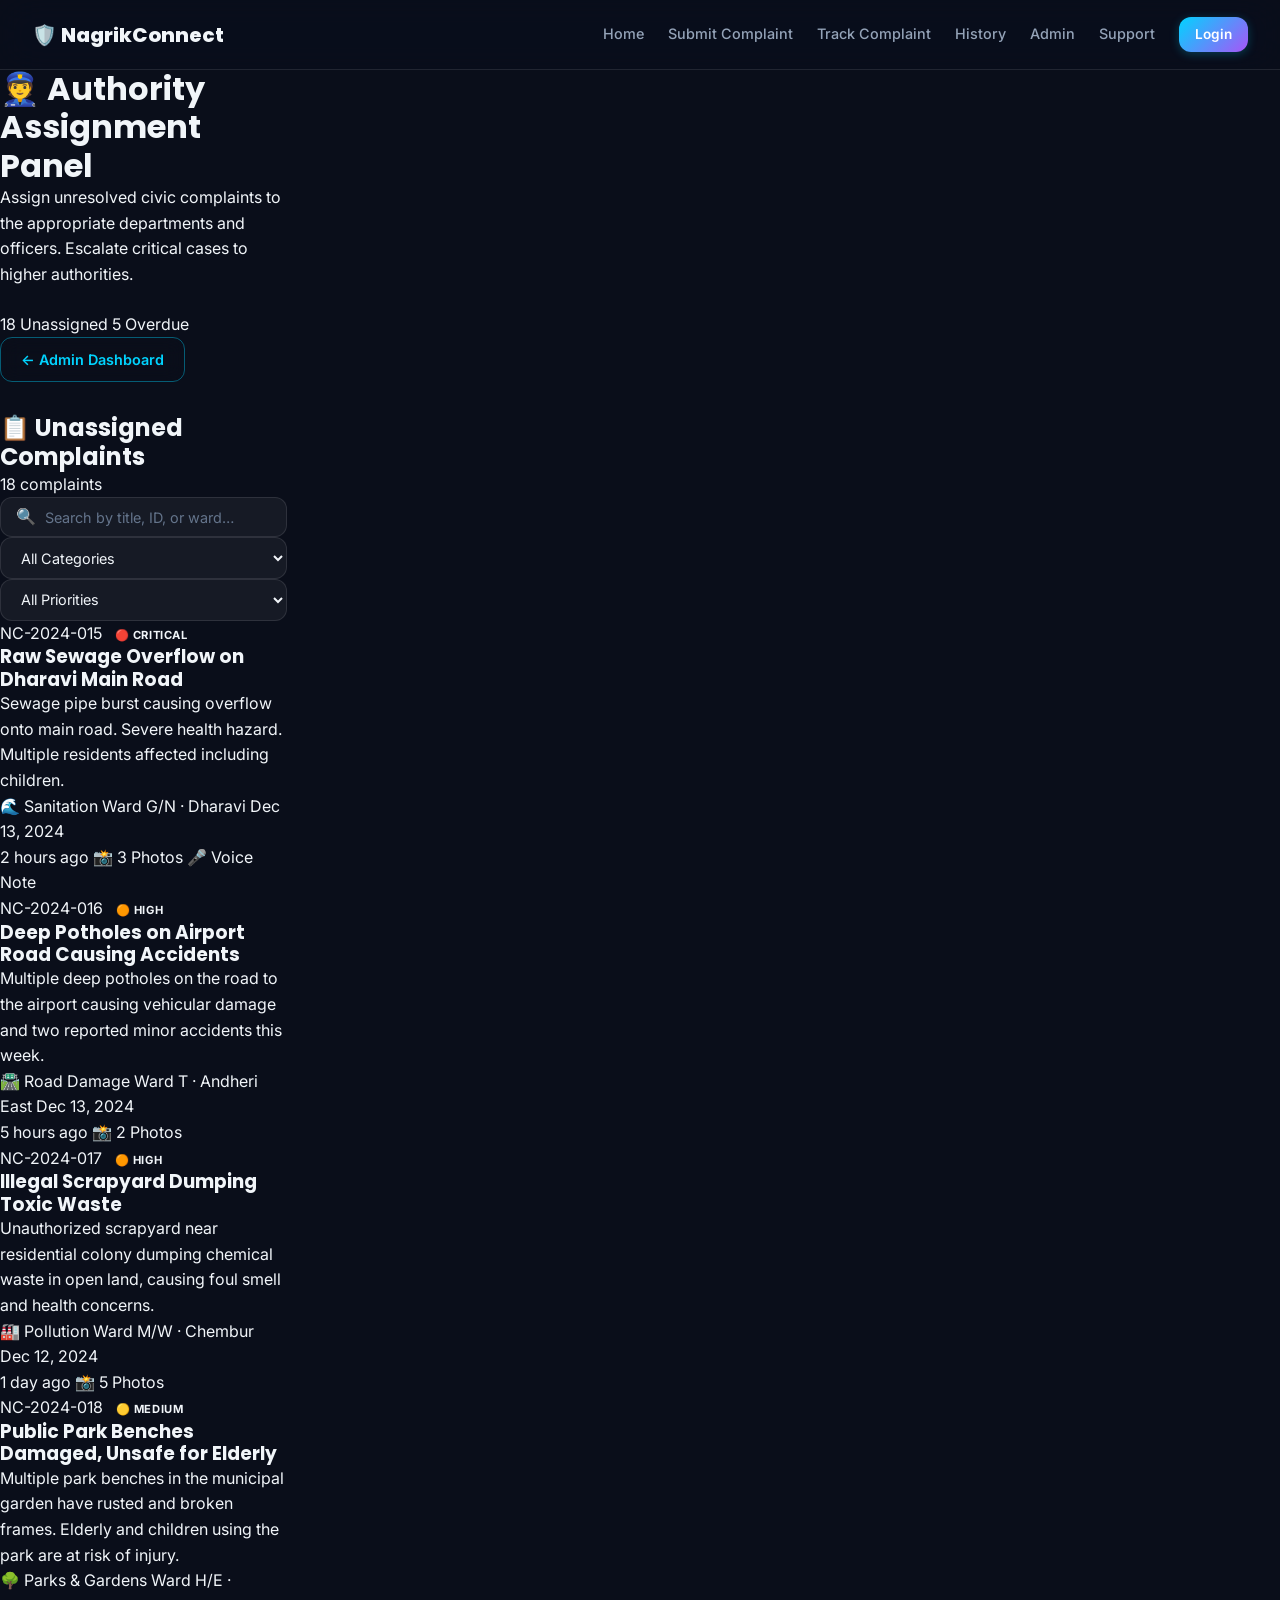
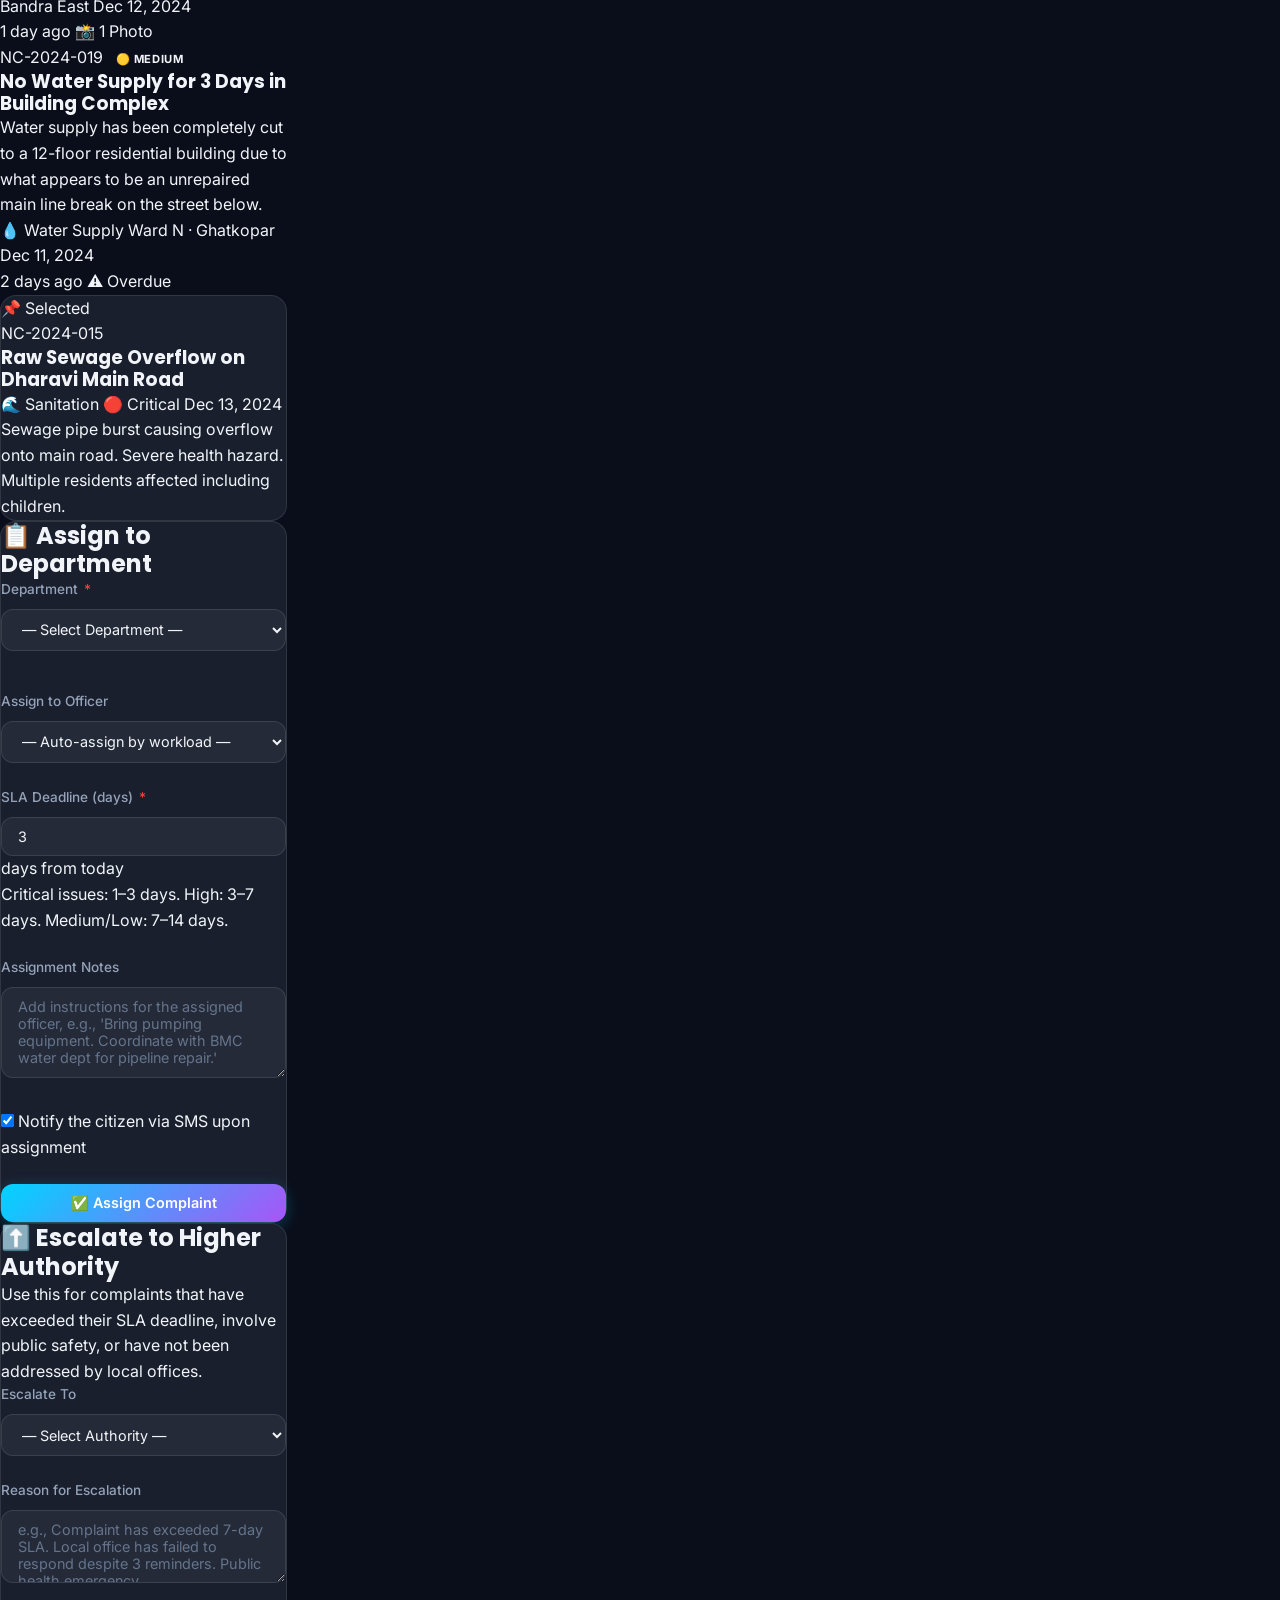
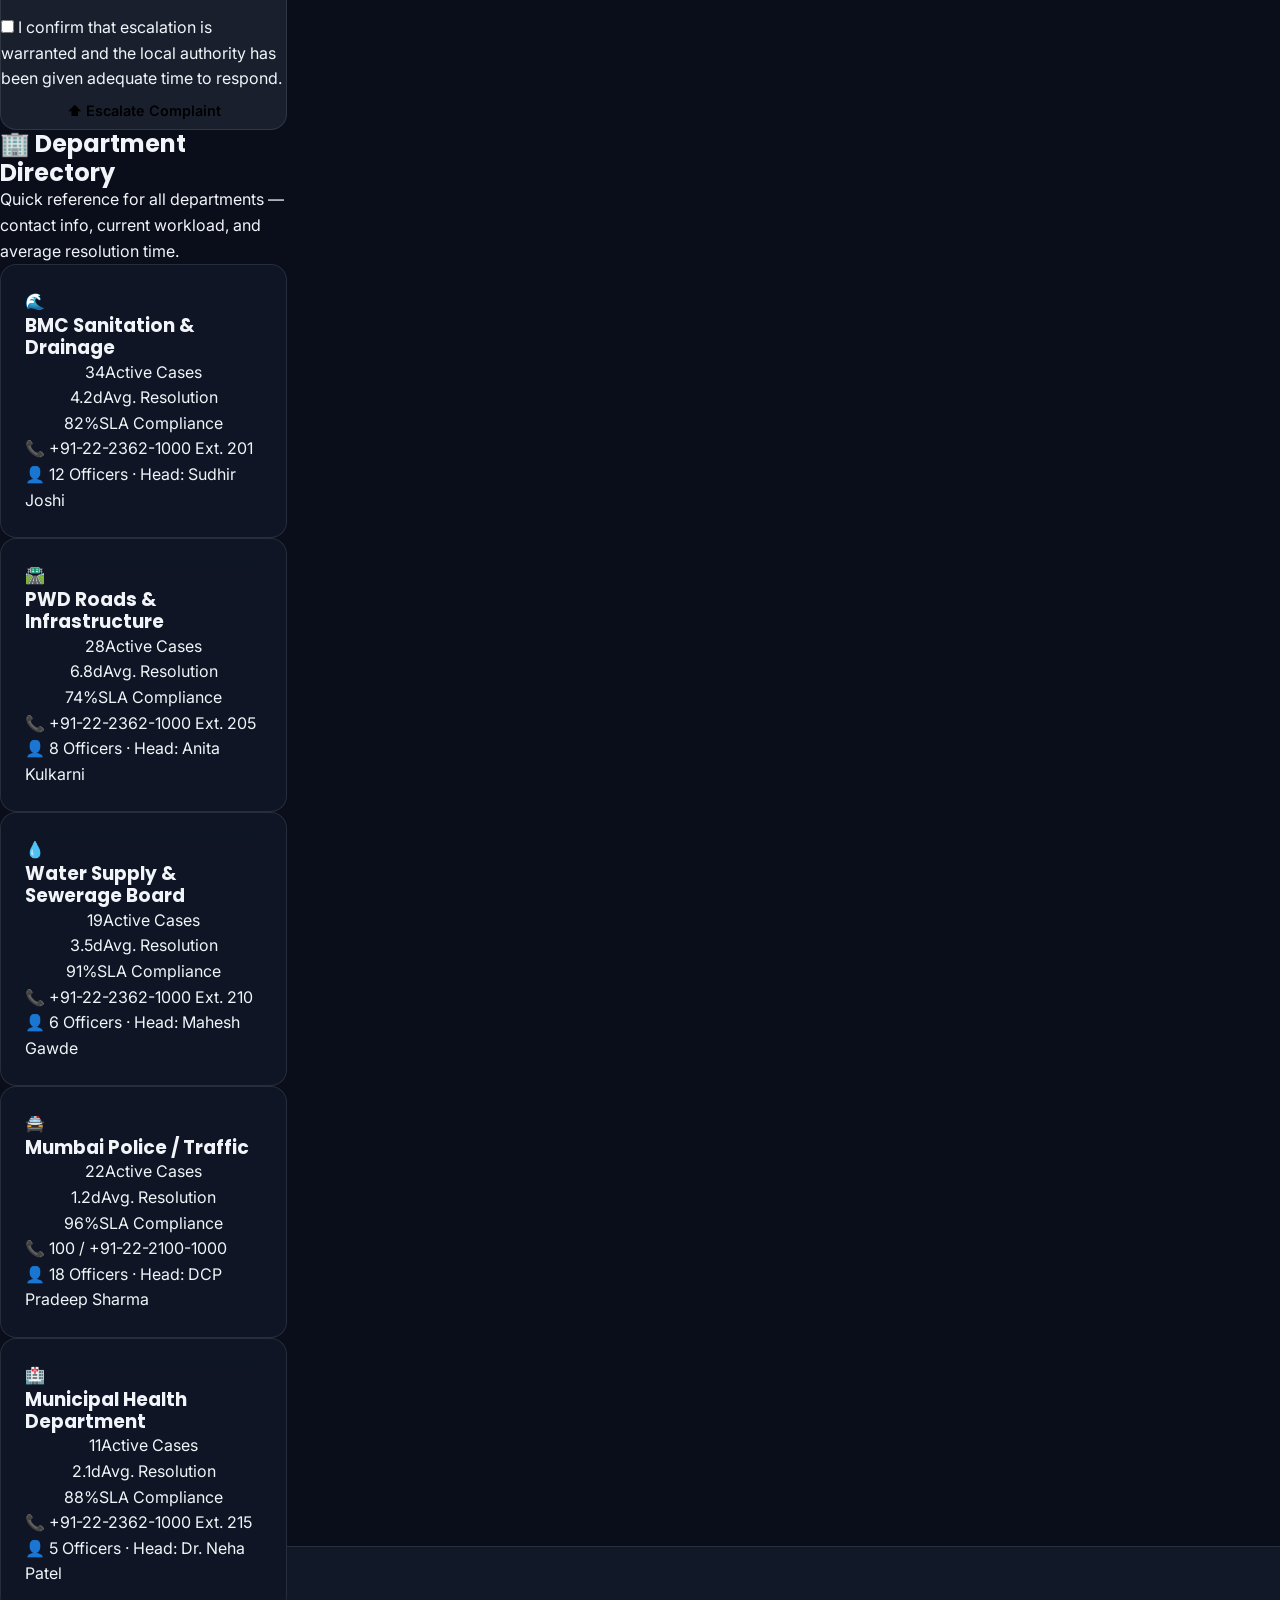
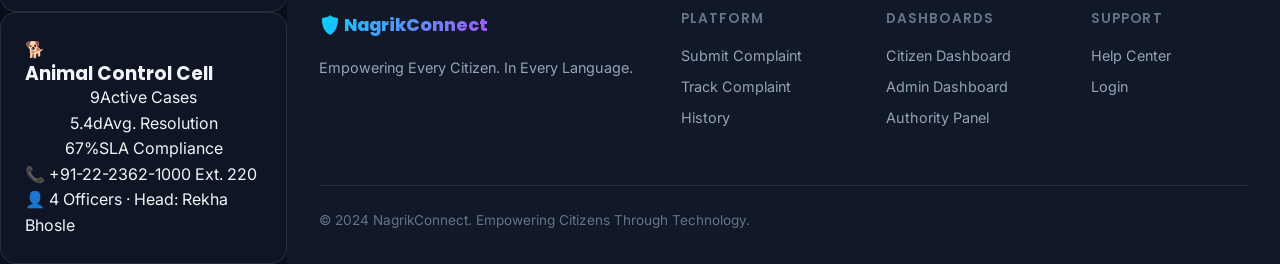
<file: authority-assignment.html>
<!DOCTYPE html>
<html lang="en">
<head>
  <meta charset="UTF-8" />
  <meta name="viewport" content="width=device-width, initial-scale=1.0" />
  <meta name="description" content="Authority Assignment Panel — Assign civic complaints to departments and escalate critical issues." />
  <title>Authority Assignment — NagrikConnect</title>
  <link href="https://fonts.googleapis.com/css2?family=Inter:wght@300;400;500;600;700;800;900&family=Poppins:wght@300;400;500;600;700;800&display=swap" rel="stylesheet" />
  <link rel="stylesheet" href="css/style.css" />
  <link rel="stylesheet" href="css/assignment.css" />
</head>
<body class="assignment-page">

  <!-- NAVBAR -->
  <nav class="navbar" id="navbar">
    <div class="nav-container">
      <a href="index.html" class="nav-logo">🛡️ NagrikConnect</a>
      <div class="nav-links" id="navLinks">
        <a href="index.html" class="nav-link">Home</a>
        <a href="complaint-submission.html" class="nav-link">Submit Complaint</a>
        <a href="complaint-tracking.html" class="nav-link">Track Complaint</a>
        <a href="complaint-history.html" class="nav-link">History</a>
        <a href="admin-dashboard.html" class="nav-link">Admin</a>
        <a href="support.html" class="nav-link">Support</a>
        <a href="login.html" class="nav-link btn-nav">Login</a>
      </div>
      <button class="hamburger" id="hamburger" aria-label="Menu">
        <span></span><span></span><span></span>
      </button>
    </div>
  </nav>

  <main class="assignment-main" role="main">
    <div class="assignment-container">

      <!-- PAGE HEADER -->
      <header class="assignment-header">
        <div>
          <h1>👮 Authority Assignment Panel</h1>
          <p>Assign unresolved civic complaints to the appropriate departments and officers. Escalate critical cases to higher authorities.</p>
        </div>
        <div class="header-badge-row">
          <span class="header-badge badge-red" aria-label="18 unassigned complaints requiring action">18 Unassigned</span>
          <span class="header-badge badge-yellow" aria-label="5 complaints overdue for assignment">5 Overdue</span>
          <a href="admin-dashboard.html" class="btn btn-outline" aria-label="Back to Admin Dashboard">← Admin Dashboard</a>
        </div>
      </header>

      <!-- SPLIT LAYOUT -->
      <div class="split-layout">

        <!-- ===== LEFT PANEL: UNASSIGNED COMPLAINTS ===== -->
        <section class="split-panel left-panel" aria-label="Unassigned complaints list">
          <div class="panel-header">
            <h2>📋 Unassigned Complaints</h2>
            <span class="panel-count" id="unassignedCount" aria-live="polite">18 complaints</span>
          </div>

          <!-- FILTER BAR -->
          <div class="panel-filter-bar" aria-label="Filter unassigned complaints">
            <div class="input-wrapper search-wrapper">
              <span class="input-icon">🔍</span>
              <input
                type="search"
                id="assignSearchInput"
                class="form-input filter-input"
                placeholder="Search by title, ID, or ward…"
                aria-label="Search unassigned complaints"
                aria-controls="unassignedList"
              />
            </div>
            <select id="assignCategoryFilter" class="form-input form-select filter-select" aria-label="Filter by category" aria-controls="unassignedList">
              <option value="">All Categories</option>
              <option value="sanitation">Sanitation</option>
              <option value="road">Road Damage</option>
              <option value="noise">Noise</option>
              <option value="construction">Construction</option>
              <option value="water">Water Supply</option>
              <option value="animals">Street Animals</option>
            </select>
            <select id="assignPriorityFilter" class="form-input form-select filter-select" aria-label="Filter by priority" aria-controls="unassignedList">
              <option value="">All Priorities</option>
              <option value="critical">Critical</option>
              <option value="high">High</option>
              <option value="medium">Medium</option>
              <option value="low">Low</option>
            </select>
          </div>

          <!-- COMPLAINT CARDS LIST -->
          <ol class="unassigned-list" id="unassignedList" aria-label="List of unassigned complaints" aria-live="polite">

            <li class="assign-card assign-card--active" id="assignCard-NC2024015" data-complaint-id="NC-2024-015" aria-selected="true" role="option" tabindex="0">
              <div class="ac-header">
                <span class="ac-id">NC-2024-015</span>
                <span class="priority-badge priority-critical">🔴 Critical</span>
              </div>
              <h3 class="ac-title">Raw Sewage Overflow on Dharavi Main Road</h3>
              <p class="ac-desc">Sewage pipe burst causing overflow onto main road. Severe health hazard. Multiple residents affected including children.</p>
              <div class="ac-meta">
                <span class="ac-cat">🌊 Sanitation</span>
                <span class="ac-ward">Ward G/N · Dharavi</span>
                <time class="ac-date" datetime="2024-12-13">Dec 13, 2024</time>
              </div>
              <div class="ac-chips">
                <span class="ac-chip chip-age">2 hours ago</span>
                <span class="ac-chip chip-evidence">📸 3 Photos</span>
                <span class="ac-chip chip-voice">🎤 Voice Note</span>
              </div>
            </li>

            <li class="assign-card" id="assignCard-NC2024016" data-complaint-id="NC-2024-016" role="option" tabindex="0">
              <div class="ac-header">
                <span class="ac-id">NC-2024-016</span>
                <span class="priority-badge priority-high">🟠 High</span>
              </div>
              <h3 class="ac-title">Deep Potholes on Airport Road Causing Accidents</h3>
              <p class="ac-desc">Multiple deep potholes on the road to the airport causing vehicular damage and two reported minor accidents this week.</p>
              <div class="ac-meta">
                <span class="ac-cat">🛣️ Road Damage</span>
                <span class="ac-ward">Ward T · Andheri East</span>
                <time class="ac-date" datetime="2024-12-13">Dec 13, 2024</time>
              </div>
              <div class="ac-chips">
                <span class="ac-chip chip-age">5 hours ago</span>
                <span class="ac-chip chip-evidence">📸 2 Photos</span>
              </div>
            </li>

            <li class="assign-card" id="assignCard-NC2024017" data-complaint-id="NC-2024-017" role="option" tabindex="0">
              <div class="ac-header">
                <span class="ac-id">NC-2024-017</span>
                <span class="priority-badge priority-high">🟠 High</span>
              </div>
              <h3 class="ac-title">Illegal Scrapyard Dumping Toxic Waste</h3>
              <p class="ac-desc">Unauthorized scrapyard near residential colony dumping chemical waste in open land, causing foul smell and health concerns.</p>
              <div class="ac-meta">
                <span class="ac-cat">🏭 Pollution</span>
                <span class="ac-ward">Ward M/W · Chembur</span>
                <time class="ac-date" datetime="2024-12-12">Dec 12, 2024</time>
              </div>
              <div class="ac-chips">
                <span class="ac-chip chip-age">1 day ago</span>
                <span class="ac-chip chip-evidence">📸 5 Photos</span>
              </div>
            </li>

            <li class="assign-card" id="assignCard-NC2024018" data-complaint-id="NC-2024-018" role="option" tabindex="0">
              <div class="ac-header">
                <span class="ac-id">NC-2024-018</span>
                <span class="priority-badge priority-medium">🟡 Medium</span>
              </div>
              <h3 class="ac-title">Public Park Benches Damaged, Unsafe for Elderly</h3>
              <p class="ac-desc">Multiple park benches in the municipal garden have rusted and broken frames. Elderly and children using the park are at risk of injury.</p>
              <div class="ac-meta">
                <span class="ac-cat">🌳 Parks &amp; Gardens</span>
                <span class="ac-ward">Ward H/E · Bandra East</span>
                <time class="ac-date" datetime="2024-12-12">Dec 12, 2024</time>
              </div>
              <div class="ac-chips">
                <span class="ac-chip chip-age">1 day ago</span>
                <span class="ac-chip chip-evidence">📸 1 Photo</span>
              </div>
            </li>

            <li class="assign-card" id="assignCard-NC2024019" data-complaint-id="NC-2024-019" role="option" tabindex="0">
              <div class="ac-header">
                <span class="ac-id">NC-2024-019</span>
                <span class="priority-badge priority-medium">🟡 Medium</span>
              </div>
              <h3 class="ac-title">No Water Supply for 3 Days in Building Complex</h3>
              <p class="ac-desc">Water supply has been completely cut to a 12-floor residential building due to what appears to be an unrepaired main line break on the street below.</p>
              <div class="ac-meta">
                <span class="ac-cat">💧 Water Supply</span>
                <span class="ac-ward">Ward N · Ghatkopar</span>
                <time class="ac-date" datetime="2024-12-11">Dec 11, 2024</time>
              </div>
              <div class="ac-chips">
                <span class="ac-chip chip-age">2 days ago</span>
                <span class="ac-chip chip-overdue">⚠️ Overdue</span>
              </div>
            </li>

          </ol>
        </section>

        <!-- ===== RIGHT PANEL: ASSIGNMENT FORM + ESCALATION ===== -->
        <section class="split-panel right-panel" aria-label="Assignment and escalation panel">

          <!-- SELECTED COMPLAINT PREVIEW -->
          <div class="selected-preview glass-card" id="selectedPreview" aria-label="Selected complaint preview" aria-live="polite">
            <div class="sp-badge" aria-hidden="true">📌 Selected</div>
            <div class="sp-id" id="spId">NC-2024-015</div>
            <h3 class="sp-title" id="spTitle">Raw Sewage Overflow on Dharavi Main Road</h3>
            <div class="sp-meta">
              <span class="sp-category" id="spCategory">🌊 Sanitation</span>
              <span class="sp-priority" id="spPriority">🔴 Critical</span>
              <span class="sp-date" id="spDate">Dec 13, 2024</span>
            </div>
            <p class="sp-desc" id="spDesc">Sewage pipe burst causing overflow onto main road. Severe health hazard. Multiple residents affected including children.</p>
          </div>

          <!-- ASSIGNMENT FORM -->
          <div class="assignment-form-card glass-card">
            <h2 class="panel-section-title">📋 Assign to Department</h2>
            <form class="assignment-form" id="assignmentForm" novalidate aria-label="Authority assignment form">

              <input type="hidden" id="selectedComplaintId" value="NC-2024-015" />

              <div class="form-group">
                <label for="deptSelect" class="form-label">Department <span class="required" aria-hidden="true">*</span></label>
                <select id="deptSelect" class="form-input form-select" required aria-required="true" aria-describedby="deptError">
                  <option value="">— Select Department —</option>
                  <option value="sanitation">🌊 BMC Sanitation &amp; Drainage</option>
                  <option value="roads">🛣️ PWD Roads &amp; Infrastructure</option>
                  <option value="water">💧 Water Supply &amp; Sewerage Board</option>
                  <option value="electricity">⚡ MSEDCL / Electricity Dept.</option>
                  <option value="police">🚔 Mumbai Police / Traffic</option>
                  <option value="health">🏥 Municipal Health Department</option>
                  <option value="parks">🌳 Parks &amp; Garden Dept.</option>
                  <option value="fire">🚒 Fire Brigade</option>
                  <option value="planning">🏗️ Planning &amp; Development Authority</option>
                  <option value="animals">🐕 Animal Control Cell</option>
                </select>
                <span class="field-error" id="deptError" role="alert" aria-live="polite"></span>
              </div>

              <div class="form-group">
                <label for="officerSelect" class="form-label">Assign to Officer</label>
                <select id="officerSelect" class="form-input form-select" aria-label="Select officer for assignment">
                  <option value="">— Auto-assign by workload —</option>
                  <option value="deepak">Deepak Patil (Ward G/N Sanitation Officer)</option>
                  <option value="priya">Priya Sawant (Senior Sanitation Inspector)</option>
                  <option value="ravi">Ravi Kumar (Assistant Commissioner)</option>
                </select>
              </div>

              <div class="form-group">
                <label for="slaDays" class="form-label">SLA Deadline (days) <span class="required" aria-hidden="true">*</span></label>
                <div class="sla-input-row">
                  <input
                    type="number"
                    id="slaDays"
                    class="form-input sla-input"
                    value="3"
                    min="1"
                    max="30"
                    required
                    aria-required="true"
                    aria-describedby="slaHelp"
                  />
                  <span class="sla-label">days from today</span>
                </div>
                <span class="field-hint" id="slaHelp">Critical issues: 1–3 days. High: 3–7 days. Medium/Low: 7–14 days.</span>
              </div>

              <div class="form-group">
                <label for="assignmentNotes" class="form-label">Assignment Notes</label>
                <textarea
                  id="assignmentNotes"
                  class="form-input"
                  rows="4"
                  placeholder="Add instructions for the assigned officer, e.g., 'Bring pumping equipment. Coordinate with BMC water dept for pipeline repair.'"
                  aria-label="Assignment notes for officer"
                  maxlength="500"
                ></textarea>
              </div>

              <div class="form-group">
                <label class="checkbox-label">
                  <input type="checkbox" id="notifyCitizen" name="notifyCitizen" checked />
                  <span class="checkmark"></span>
                  Notify the citizen via SMS upon assignment
                </label>
              </div>

              <div class="assign-actions">
                <button type="submit" class="btn btn-primary btn-full" id="assignBtn" aria-label="Assign selected complaint to department">
                  ✅ Assign Complaint
                </button>
              </div>
            </form>
          </div>

          <!-- ESCALATION PANEL -->
          <div class="escalation-panel glass-card" aria-label="Escalation controls">
            <h2 class="panel-section-title">⬆️ Escalate to Higher Authority</h2>
            <p class="escalation-desc">Use this for complaints that have exceeded their SLA deadline, involve public safety, or have not been addressed by local offices.</p>

            <div class="form-group">
              <label for="escalateTarget" class="form-label">Escalate To</label>
              <select id="escalateTarget" class="form-input form-select" aria-label="Select escalation target authority">
                <option value="">— Select Authority —</option>
                <option value="dep-commissioner">Deputy Municipal Commissioner</option>
                <option value="commissioner">Municipal Commissioner</option>
                <option value="collector">District Collector</option>
                <option value="minister">State Minister — Urban Development</option>
              </select>
            </div>

            <div class="form-group">
              <label for="escalationReason" class="form-label">Reason for Escalation</label>
              <textarea
                id="escalationReason"
                class="form-input"
                rows="3"
                placeholder="e.g., Complaint has exceeded 7-day SLA. Local office has failed to respond despite 3 reminders. Public health emergency."
                aria-label="Reason for escalating the complaint"
              ></textarea>
            </div>

            <div class="escalation-confirm-row">
              <label class="checkbox-label">
                <input type="checkbox" id="escalationConfirm" />
                <span class="checkmark"></span>
                I confirm that escalation is warranted and the local authority has been given adequate time to respond.
              </label>
            </div>

            <button class="btn btn-warning btn-full" id="escalateBtn" aria-label="Escalate complaint to higher authority">
              ⬆️ Escalate Complaint
            </button>
          </div>

        </section>
      </div>

      <!-- DEPARTMENT DIRECTORY -->
      <section class="dept-directory" id="departments" aria-label="Department directory">
        <div class="section-header">
          <h2 class="section-title-sm">🏢 Department Directory</h2>
          <p>Quick reference for all departments — contact info, current workload, and average resolution time.</p>
        </div>
        <div class="dept-cards-grid">

          <article class="dept-card glass-card" aria-label="BMC Sanitation Department details">
            <div class="dept-icon">🌊</div>
            <h3 class="dept-name">BMC Sanitation &amp; Drainage</h3>
            <div class="dept-stats">
              <div class="dept-stat"><span class="ds-num">34</span><span class="ds-lbl">Active Cases</span></div>
              <div class="dept-stat"><span class="ds-num">4.2d</span><span class="ds-lbl">Avg. Resolution</span></div>
              <div class="dept-stat"><span class="ds-num">82%</span><span class="ds-lbl">SLA Compliance</span></div>
            </div>
            <div class="dept-contact">📞 +91-22-2362-1000 Ext. 201</div>
            <div class="dept-officers">👤 12 Officers · Head: Sudhir Joshi</div>
          </article>

          <article class="dept-card glass-card" aria-label="PWD Roads and Infrastructure Department details">
            <div class="dept-icon">🛣️</div>
            <h3 class="dept-name">PWD Roads &amp; Infrastructure</h3>
            <div class="dept-stats">
              <div class="dept-stat"><span class="ds-num">28</span><span class="ds-lbl">Active Cases</span></div>
              <div class="dept-stat"><span class="ds-num">6.8d</span><span class="ds-lbl">Avg. Resolution</span></div>
              <div class="dept-stat"><span class="ds-num">74%</span><span class="ds-lbl">SLA Compliance</span></div>
            </div>
            <div class="dept-contact">📞 +91-22-2362-1000 Ext. 205</div>
            <div class="dept-officers">👤 8 Officers · Head: Anita Kulkarni</div>
          </article>

          <article class="dept-card glass-card" aria-label="Water Supply and Sewerage Board details">
            <div class="dept-icon">💧</div>
            <h3 class="dept-name">Water Supply &amp; Sewerage Board</h3>
            <div class="dept-stats">
              <div class="dept-stat"><span class="ds-num">19</span><span class="ds-lbl">Active Cases</span></div>
              <div class="dept-stat"><span class="ds-num">3.5d</span><span class="ds-lbl">Avg. Resolution</span></div>
              <div class="dept-stat"><span class="ds-num">91%</span><span class="ds-lbl">SLA Compliance</span></div>
            </div>
            <div class="dept-contact">📞 +91-22-2362-1000 Ext. 210</div>
            <div class="dept-officers">👤 6 Officers · Head: Mahesh Gawde</div>
          </article>

          <article class="dept-card glass-card" aria-label="Mumbai Police and Traffic Department details">
            <div class="dept-icon">🚔</div>
            <h3 class="dept-name">Mumbai Police / Traffic</h3>
            <div class="dept-stats">
              <div class="dept-stat"><span class="ds-num">22</span><span class="ds-lbl">Active Cases</span></div>
              <div class="dept-stat"><span class="ds-num">1.2d</span><span class="ds-lbl">Avg. Resolution</span></div>
              <div class="dept-stat"><span class="ds-num">96%</span><span class="ds-lbl">SLA Compliance</span></div>
            </div>
            <div class="dept-contact">📞 100 / +91-22-2100-1000</div>
            <div class="dept-officers">👤 18 Officers · Head: DCP Pradeep Sharma</div>
          </article>

          <article class="dept-card glass-card" aria-label="Municipal Health Department details">
            <div class="dept-icon">🏥</div>
            <h3 class="dept-name">Municipal Health Department</h3>
            <div class="dept-stats">
              <div class="dept-stat"><span class="ds-num">11</span><span class="ds-lbl">Active Cases</span></div>
              <div class="dept-stat"><span class="ds-num">2.1d</span><span class="ds-lbl">Avg. Resolution</span></div>
              <div class="dept-stat"><span class="ds-num">88%</span><span class="ds-lbl">SLA Compliance</span></div>
            </div>
            <div class="dept-contact">📞 +91-22-2362-1000 Ext. 215</div>
            <div class="dept-officers">👤 5 Officers · Head: Dr. Neha Patel</div>
          </article>

          <article class="dept-card glass-card" aria-label="Animal Control Cell details">
            <div class="dept-icon">🐕</div>
            <h3 class="dept-name">Animal Control Cell</h3>
            <div class="dept-stats">
              <div class="dept-stat"><span class="ds-num">9</span><span class="ds-lbl">Active Cases</span></div>
              <div class="dept-stat"><span class="ds-num">5.4d</span><span class="ds-lbl">Avg. Resolution</span></div>
              <div class="dept-stat"><span class="ds-num">67%</span><span class="ds-lbl">SLA Compliance</span></div>
            </div>
            <div class="dept-contact">📞 +91-22-2362-1000 Ext. 220</div>
            <div class="dept-officers">👤 4 Officers · Head: Rekha Bhosle</div>
          </article>

        </div>
      </section>

    </div>
  </main>

  <!-- ASSIGNMENT CONFIRMATION MODAL -->
  <div id="assignConfirmModal" class="modal" role="dialog" aria-modal="true" aria-labelledby="assignModalTitle" hidden>
    <div class="modal-overlay" id="assignModalOverlay"></div>
    <div class="modal-box glass-card">
      <div class="modal-header">
        <h2 id="assignModalTitle" class="modal-title">Confirm Assignment</h2>
        <button class="modal-close-btn" id="assignModalClose" aria-label="Cancel and close modal">✕</button>
      </div>
      <div class="modal-body">
        <p class="confirm-message" id="confirmMessage">
          You are about to assign complaint <strong id="confirmId">NC-2024-015</strong> to <strong id="confirmDept">BMC Sanitation &amp; Drainage</strong> with a <strong id="confirmSLA">3-day SLA</strong>.
        </p>
        <p>The assigned officer will be notified immediately. The citizen will receive an SMS update if notification is enabled.</p>
      </div>
      <div class="modal-footer">
        <button class="btn btn-primary" id="confirmAssignBtn" aria-label="Confirm and submit assignment">✅ Confirm Assignment</button>
        <button class="btn btn-outline" id="cancelAssignBtn" aria-label="Cancel assignment">Cancel</button>
      </div>
    </div>
  </div>

  <!-- FOOTER -->
  <footer class="footer">
    <div class="footer-content">
      <div class="footer-brand">
        <span class="footer-logo">🛡️ NagrikConnect</span>
        <p>Empowering Every Citizen. In Every Language.</p>
      </div>
      <div class="footer-links">
        <div class="footer-col">
          <h4>Platform</h4>
          <a href="complaint-submission.html">Submit Complaint</a>
          <a href="complaint-tracking.html">Track Complaint</a>
          <a href="complaint-history.html">History</a>
        </div>
        <div class="footer-col">
          <h4>Dashboards</h4>
          <a href="citizen-dashboard.html">Citizen Dashboard</a>
          <a href="admin-dashboard.html">Admin Dashboard</a>
          <a href="authority-assignment.html">Authority Panel</a>
        </div>
        <div class="footer-col">
          <h4>Support</h4>
          <a href="support.html">Help Center</a>
          <a href="login.html">Login</a>
        </div>
      </div>
    </div>
    <div class="footer-bottom">
      <p>&copy; 2024 NagrikConnect. Empowering Citizens Through Technology.</p>
    </div>
  </footer>

  <script src="js/main.js"></script>
  <script src="js/assignment.js"></script>
</body>
</html>
</file>
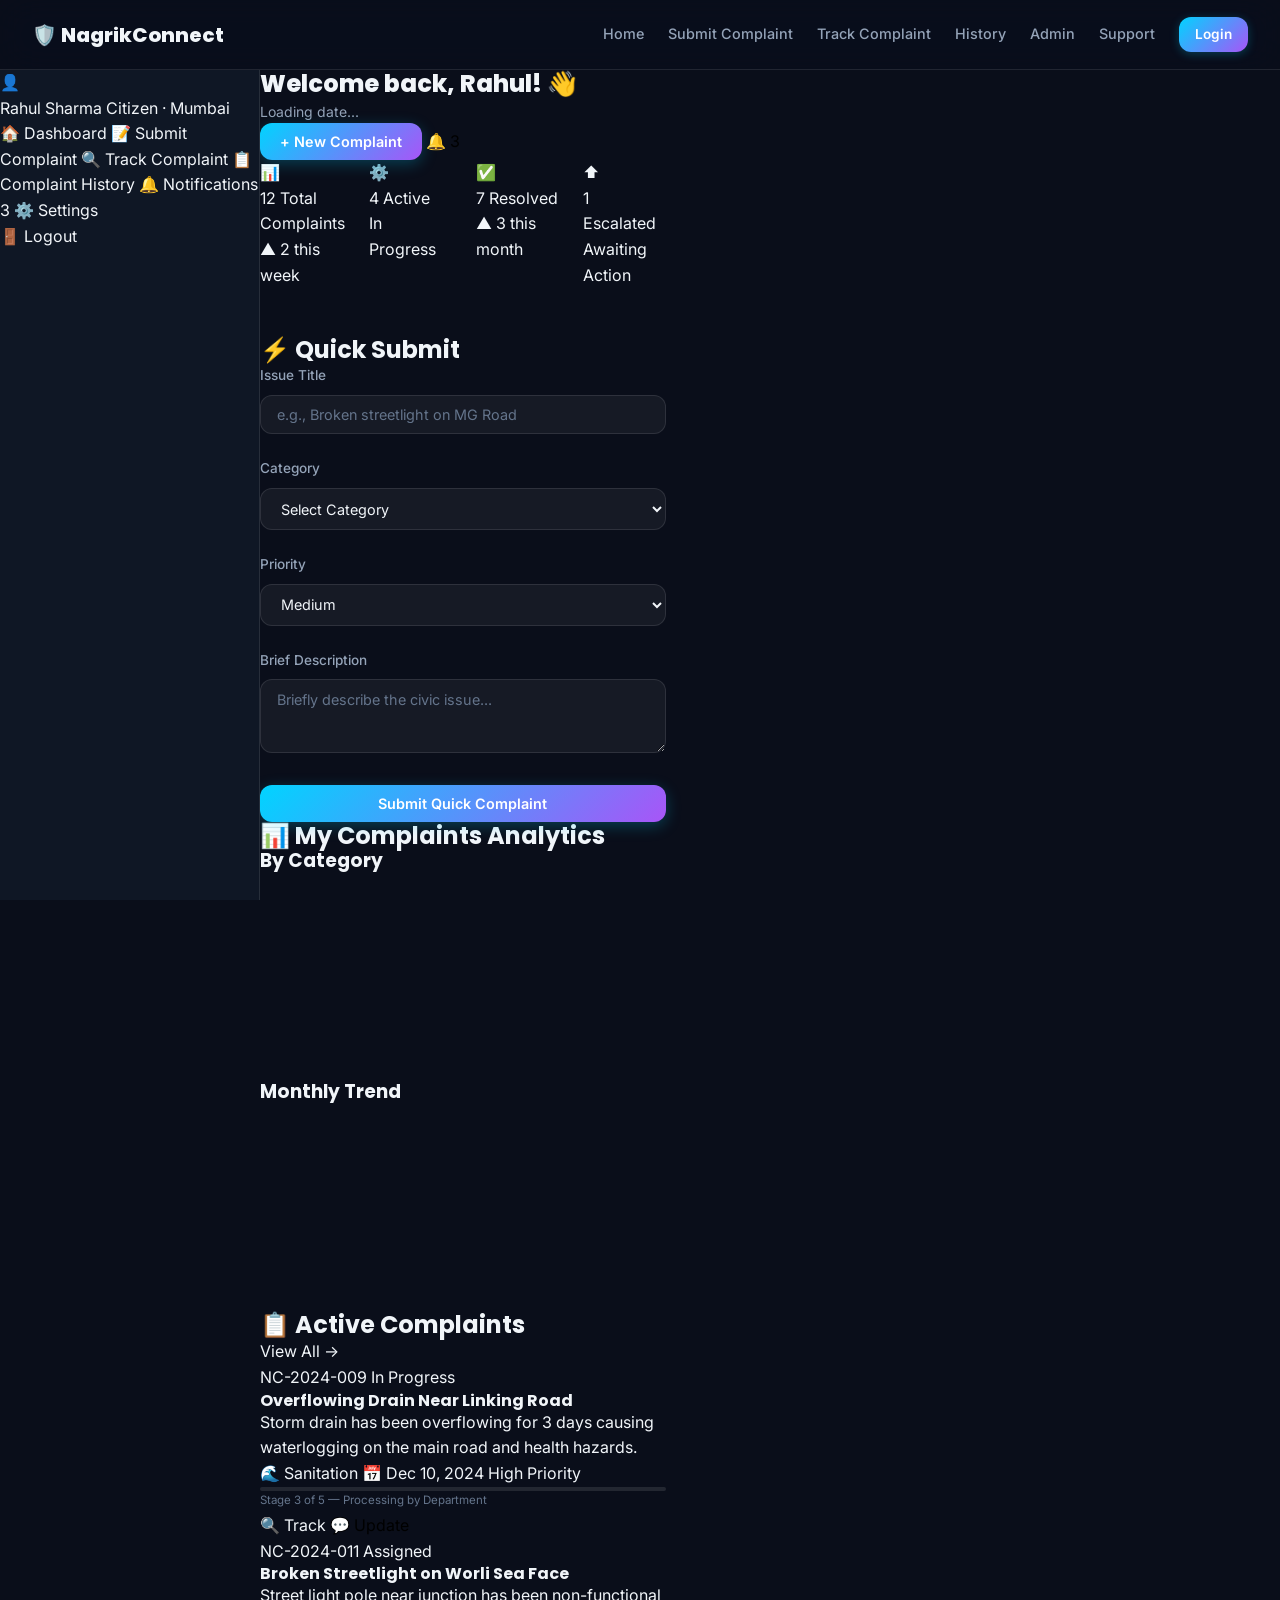
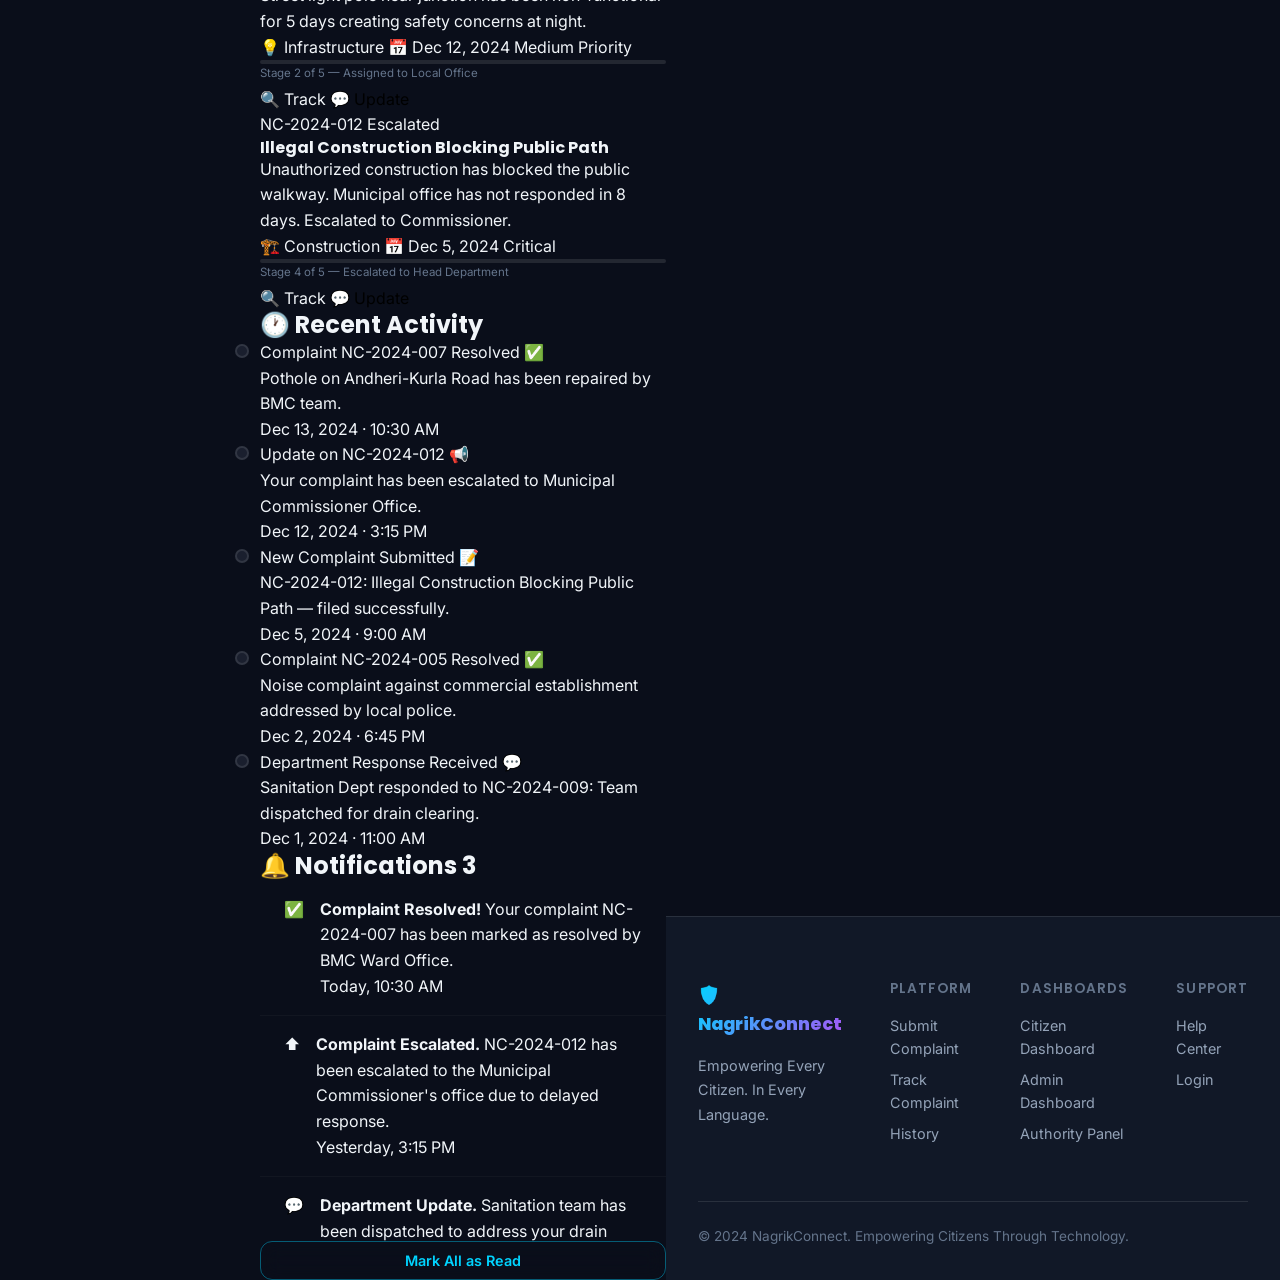
<file: citizen-dashboard.html>
<!DOCTYPE html>
<html lang="en">
<head>
  <meta charset="UTF-8" />
  <meta name="viewport" content="width=device-width, initial-scale=1.0" />
  <meta name="description" content="Citizen Dashboard — Manage and track all your civic complaints on NagrikConnect." />
  <title>Citizen Dashboard — NagrikConnect</title>
  <link href="https://fonts.googleapis.com/css2?family=Inter:wght@300;400;500;600;700;800;900&family=Poppins:wght@300;400;500;600;700;800&display=swap" rel="stylesheet" />
  <link rel="stylesheet" href="css/style.css" />
  <link rel="stylesheet" href="css/dashboard.css" />
</head>
<body class="dashboard-page">

  <!-- NAVBAR -->
  <nav class="navbar" id="navbar">
    <div class="nav-container">
      <a href="index.html" class="nav-logo">🛡️ NagrikConnect</a>
      <div class="nav-links" id="navLinks">
        <a href="index.html" class="nav-link">Home</a>
        <a href="complaint-submission.html" class="nav-link">Submit Complaint</a>
        <a href="complaint-tracking.html" class="nav-link">Track Complaint</a>
        <a href="complaint-history.html" class="nav-link">History</a>
        <a href="admin-dashboard.html" class="nav-link">Admin</a>
        <a href="support.html" class="nav-link">Support</a>
        <a href="login.html" class="nav-link btn-nav">Login</a>
      </div>
      <button class="hamburger" id="hamburger" aria-label="Menu">
        <span></span><span></span><span></span>
      </button>
    </div>
  </nav>

  <div class="dashboard-layout">

    <!-- SIDEBAR -->
    <aside class="sidebar" id="sidebar" role="navigation" aria-label="Dashboard navigation">
      <div class="sidebar-header">
        <div class="user-avatar" aria-hidden="true">👤</div>
        <div class="user-info">
          <span class="user-name">Rahul Sharma</span>
          <span class="user-role">Citizen · Mumbai</span>
        </div>
      </div>

      <nav class="sidebar-nav" aria-label="Sidebar navigation">
        <a href="citizen-dashboard.html" class="sidebar-link active" aria-current="page">
          <span class="sidebar-icon">🏠</span>
          <span class="sidebar-label">Dashboard</span>
        </a>
        <a href="complaint-submission.html" class="sidebar-link">
          <span class="sidebar-icon">📝</span>
          <span class="sidebar-label">Submit Complaint</span>
        </a>
        <a href="complaint-tracking.html" class="sidebar-link">
          <span class="sidebar-icon">🔍</span>
          <span class="sidebar-label">Track Complaint</span>
        </a>
        <a href="complaint-history.html" class="sidebar-link">
          <span class="sidebar-icon">📋</span>
          <span class="sidebar-label">Complaint History</span>
        </a>
        <a href="#notifications" class="sidebar-link">
          <span class="sidebar-icon">🔔</span>
          <span class="sidebar-label">Notifications</span>
          <span class="sidebar-badge">3</span>
        </a>
        <a href="#settings" class="sidebar-link">
          <span class="sidebar-icon">⚙️</span>
          <span class="sidebar-label">Settings</span>
        </a>
      </nav>

      <div class="sidebar-footer">
        <a href="login.html" class="sidebar-logout">
          <span>🚪</span> Logout
        </a>
      </div>
    </aside>

    <!-- MAIN CONTENT -->
    <main class="dashboard-main" role="main" id="mainContent">

      <!-- WELCOME HEADER -->
      <header class="dashboard-header">
        <div class="welcome-text">
          <h1>Welcome back, Rahul! 👋</h1>
          <p class="header-date" id="currentDate">Loading date...</p>
        </div>
        <div class="header-actions">
          <button class="btn btn-primary" onclick="window.location.href='complaint-submission.html'" aria-label="Submit a new complaint">
            + New Complaint
          </button>
          <button class="notification-btn" id="notifBtn" aria-label="View notifications (3 unread)">
            🔔 <span class="notif-badge">3</span>
          </button>
        </div>
      </header>

      <!-- STAT CARDS -->
      <section class="stats-row" aria-label="Complaint statistics">
        <div class="stat-card-dash" aria-label="Total complaints">
          <div class="scd-icon">📊</div>
          <div class="scd-info">
            <span class="scd-number" id="totalComplaints">12</span>
            <span class="scd-label">Total Complaints</span>
          </div>
          <div class="scd-trend trend-up">▲ 2 this week</div>
        </div>
        <div class="stat-card-dash" aria-label="Active complaints">
          <div class="scd-icon">⚙️</div>
          <div class="scd-info">
            <span class="scd-number" id="activeComplaints">4</span>
            <span class="scd-label">Active</span>
          </div>
          <div class="scd-trend trend-neutral">In Progress</div>
        </div>
        <div class="stat-card-dash" aria-label="Resolved complaints">
          <div class="scd-icon">✅</div>
          <div class="scd-info">
            <span class="scd-number" id="resolvedComplaints">7</span>
            <span class="scd-label">Resolved</span>
          </div>
          <div class="scd-trend trend-up">▲ 3 this month</div>
        </div>
        <div class="stat-card-dash" aria-label="Escalated complaints">
          <div class="scd-icon">⬆️</div>
          <div class="scd-info">
            <span class="scd-number" id="escalatedComplaints">1</span>
            <span class="scd-label">Escalated</span>
          </div>
          <div class="scd-trend trend-warn">Awaiting Action</div>
        </div>
      </section>

      <div class="dashboard-grid">

        <!-- QUICK SUBMIT FORM -->
        <section class="dash-card quick-submit" aria-label="Quick complaint submission">
          <h2 class="card-title">⚡ Quick Submit</h2>
          <form class="quick-form" id="quickSubmitForm" aria-label="Quick complaint form">
            <div class="form-group">
              <label for="quickTitle" class="form-label">Issue Title</label>
              <input type="text" id="quickTitle" class="form-input" placeholder="e.g., Broken streetlight on MG Road" required aria-required="true" />
            </div>
            <div class="form-row-2">
              <div class="form-group">
                <label for="quickCategory" class="form-label">Category</label>
                <select id="quickCategory" class="form-input form-select" aria-label="Complaint category">
                  <option value="">Select Category</option>
                  <option value="noise">Noise Pollution</option>
                  <option value="parking">Illegal Parking</option>
                  <option value="sanitation">Sanitation</option>
                  <option value="animals">Street Animals</option>
                  <option value="washroom">Public Washroom</option>
                  <option value="road">Road Damage</option>
                  <option value="other">Other</option>
                </select>
              </div>
              <div class="form-group">
                <label for="quickPriority" class="form-label">Priority</label>
                <select id="quickPriority" class="form-input form-select" aria-label="Complaint priority">
                  <option value="low">Low</option>
                  <option value="medium" selected>Medium</option>
                  <option value="high">High</option>
                  <option value="critical">Critical</option>
                </select>
              </div>
            </div>
            <div class="form-group">
              <label for="quickDesc" class="form-label">Brief Description</label>
              <textarea id="quickDesc" class="form-input" rows="3" placeholder="Briefly describe the civic issue..." required aria-required="true"></textarea>
            </div>
            <button type="submit" class="btn btn-primary btn-full" aria-label="Submit quick complaint">
              Submit Quick Complaint
            </button>
          </form>
        </section>

        <!-- CHARTS SECTION -->
        <section class="dash-card charts-card" aria-label="Complaint analytics">
          <h2 class="card-title">📊 My Complaints Analytics</h2>
          <div class="charts-row">
            <div class="chart-wrapper">
              <h3 class="chart-label">By Category</h3>
              <canvas id="categoryChart" width="200" height="200" aria-label="Complaints by category chart" role="img"></canvas>
            </div>
            <div class="chart-wrapper">
              <h3 class="chart-label">Monthly Trend</h3>
              <canvas id="monthlyChart" width="300" height="200" aria-label="Monthly complaints trend chart" role="img"></canvas>
            </div>
          </div>
        </section>

        <!-- ACTIVE COMPLAINTS -->
        <section class="dash-card active-complaints" aria-label="Active complaints list">
          <div class="card-header-row">
            <h2 class="card-title">📋 Active Complaints</h2>
            <a href="complaint-history.html" class="view-all-link">View All →</a>
          </div>
          <div class="complaint-cards-list">

            <article class="complaint-item" aria-label="Complaint NC-2024-009">
              <div class="ci-header">
                <span class="ci-id">NC-2024-009</span>
                <span class="ci-status status-inprogress">In Progress</span>
              </div>
              <h4 class="ci-title">Overflowing Drain Near Linking Road</h4>
              <p class="ci-desc">Storm drain has been overflowing for 3 days causing waterlogging on the main road and health hazards.</p>
              <div class="ci-meta">
                <span class="ci-category">🌊 Sanitation</span>
                <span class="ci-date">📅 Dec 10, 2024</span>
                <span class="ci-priority priority-high">High Priority</span>
              </div>
              <div class="ci-progress">
                <div class="progress-bar">
                  <div class="progress-fill" style="width: 55%" aria-label="55% progress"></div>
                </div>
                <span class="progress-label">Stage 3 of 5 — Processing by Department</span>
              </div>
              <div class="ci-actions">
                <a href="complaint-tracking.html" class="ci-btn ci-btn-track">🔍 Track</a>
                <button class="ci-btn ci-btn-update" aria-label="View latest update">💬 Update</button>
              </div>
            </article>

            <article class="complaint-item" aria-label="Complaint NC-2024-011">
              <div class="ci-header">
                <span class="ci-id">NC-2024-011</span>
                <span class="ci-status status-assigned">Assigned</span>
              </div>
              <h4 class="ci-title">Broken Streetlight on Worli Sea Face</h4>
              <p class="ci-desc">Street light pole near junction has been non-functional for 5 days creating safety concerns at night.</p>
              <div class="ci-meta">
                <span class="ci-category">💡 Infrastructure</span>
                <span class="ci-date">📅 Dec 12, 2024</span>
                <span class="ci-priority priority-medium">Medium Priority</span>
              </div>
              <div class="ci-progress">
                <div class="progress-bar">
                  <div class="progress-fill" style="width: 30%" aria-label="30% progress"></div>
                </div>
                <span class="progress-label">Stage 2 of 5 — Assigned to Local Office</span>
              </div>
              <div class="ci-actions">
                <a href="complaint-tracking.html" class="ci-btn ci-btn-track">🔍 Track</a>
                <button class="ci-btn ci-btn-update" aria-label="View latest update">💬 Update</button>
              </div>
            </article>

            <article class="complaint-item" aria-label="Complaint NC-2024-012">
              <div class="ci-header">
                <span class="ci-id">NC-2024-012</span>
                <span class="ci-status status-escalated">Escalated</span>
              </div>
              <h4 class="ci-title">Illegal Construction Blocking Public Path</h4>
              <p class="ci-desc">Unauthorized construction has blocked the public walkway. Municipal office has not responded in 8 days. Escalated to Commissioner.</p>
              <div class="ci-meta">
                <span class="ci-category">🏗️ Construction</span>
                <span class="ci-date">📅 Dec 5, 2024</span>
                <span class="ci-priority priority-critical">Critical</span>
              </div>
              <div class="ci-progress">
                <div class="progress-bar">
                  <div class="progress-fill progress-escalated" style="width: 70%" aria-label="70% progress, escalated"></div>
                </div>
                <span class="progress-label">Stage 4 of 5 — Escalated to Head Department</span>
              </div>
              <div class="ci-actions">
                <a href="complaint-tracking.html" class="ci-btn ci-btn-track">🔍 Track</a>
                <button class="ci-btn ci-btn-update" aria-label="View latest update">💬 Update</button>
              </div>
            </article>

          </div>
        </section>

        <!-- ACTIVITY TIMELINE -->
        <section class="dash-card activity-timeline" aria-label="Recent activity timeline">
          <h2 class="card-title">🕐 Recent Activity</h2>
          <ol class="timeline-list" aria-label="Activity timeline">
            <li class="timeline-item tl-resolved">
              <div class="tl-dot" aria-hidden="true"></div>
              <div class="tl-content">
                <span class="tl-event">Complaint NC-2024-007 Resolved ✅</span>
                <p class="tl-desc">Pothole on Andheri-Kurla Road has been repaired by BMC team.</p>
                <time class="tl-time" datetime="2024-12-13">Dec 13, 2024 · 10:30 AM</time>
              </div>
            </li>
            <li class="timeline-item tl-update">
              <div class="tl-dot" aria-hidden="true"></div>
              <div class="tl-content">
                <span class="tl-event">Update on NC-2024-012 📢</span>
                <p class="tl-desc">Your complaint has been escalated to Municipal Commissioner Office.</p>
                <time class="tl-time" datetime="2024-12-12">Dec 12, 2024 · 3:15 PM</time>
              </div>
            </li>
            <li class="timeline-item tl-submit">
              <div class="tl-dot" aria-hidden="true"></div>
              <div class="tl-content">
                <span class="tl-event">New Complaint Submitted 📝</span>
                <p class="tl-desc">NC-2024-012: Illegal Construction Blocking Public Path — filed successfully.</p>
                <time class="tl-time" datetime="2024-12-05">Dec 5, 2024 · 9:00 AM</time>
              </div>
            </li>
            <li class="timeline-item tl-resolved">
              <div class="tl-dot" aria-hidden="true"></div>
              <div class="tl-content">
                <span class="tl-event">Complaint NC-2024-005 Resolved ✅</span>
                <p class="tl-desc">Noise complaint against commercial establishment addressed by local police.</p>
                <time class="tl-time" datetime="2024-12-02">Dec 2, 2024 · 6:45 PM</time>
              </div>
            </li>
            <li class="timeline-item tl-update">
              <div class="tl-dot" aria-hidden="true"></div>
              <div class="tl-content">
                <span class="tl-event">Department Response Received 💬</span>
                <p class="tl-desc">Sanitation Dept responded to NC-2024-009: Team dispatched for drain clearing.</p>
                <time class="tl-time" datetime="2024-12-01">Dec 1, 2024 · 11:00 AM</time>
              </div>
            </li>
          </ol>
        </section>

        <!-- NOTIFICATIONS PANEL -->
        <section class="dash-card notifications-panel" id="notifications" aria-label="Notifications panel" aria-live="polite">
          <h2 class="card-title">🔔 Notifications <span class="notif-count-badge">3</span></h2>
          <ul class="notif-list" aria-label="Notification list">
            <li class="notif-item notif-unread" aria-label="Unread notification">
              <div class="notif-icon notif-resolved">✅</div>
              <div class="notif-text">
                <p><strong>Complaint Resolved!</strong> Your complaint NC-2024-007 has been marked as resolved by BMC Ward Office.</p>
                <time class="notif-time" datetime="2024-12-13">Today, 10:30 AM</time>
              </div>
            </li>
            <li class="notif-item notif-unread" aria-label="Unread notification">
              <div class="notif-icon notif-escalated">⬆️</div>
              <div class="notif-text">
                <p><strong>Complaint Escalated.</strong> NC-2024-012 has been escalated to the Municipal Commissioner's office due to delayed response.</p>
                <time class="notif-time" datetime="2024-12-12">Yesterday, 3:15 PM</time>
              </div>
            </li>
            <li class="notif-item notif-unread" aria-label="Unread notification">
              <div class="notif-icon notif-update">💬</div>
              <div class="notif-text">
                <p><strong>Department Update.</strong> Sanitation team has been dispatched to address your drain overflow complaint (NC-2024-009).</p>
                <time class="notif-time" datetime="2024-12-11">Dec 11, 2024</time>
              </div>
            </li>
            <li class="notif-item" aria-label="Read notification">
              <div class="notif-icon notif-info">ℹ️</div>
              <div class="notif-text">
                <p><strong>Reminder:</strong> Complaint NC-2024-011 (Broken Streetlight) is now in the assigned stage. Expected resolution within 48 hours.</p>
                <time class="notif-time" datetime="2024-12-10">Dec 10, 2024</time>
              </div>
            </li>
          </ul>
          <button class="btn btn-outline btn-full" aria-label="Mark all notifications as read">Mark All as Read</button>
        </section>

      </div>
    </main>
  </div>

  <!-- FOOTER -->
  <footer class="footer">
    <div class="footer-content">
      <div class="footer-brand">
        <span class="footer-logo">🛡️ NagrikConnect</span>
        <p>Empowering Every Citizen. In Every Language.</p>
      </div>
      <div class="footer-links">
        <div class="footer-col">
          <h4>Platform</h4>
          <a href="complaint-submission.html">Submit Complaint</a>
          <a href="complaint-tracking.html">Track Complaint</a>
          <a href="complaint-history.html">History</a>
        </div>
        <div class="footer-col">
          <h4>Dashboards</h4>
          <a href="citizen-dashboard.html">Citizen Dashboard</a>
          <a href="admin-dashboard.html">Admin Dashboard</a>
          <a href="authority-assignment.html">Authority Panel</a>
        </div>
        <div class="footer-col">
          <h4>Support</h4>
          <a href="support.html">Help Center</a>
          <a href="login.html">Login</a>
        </div>
      </div>
    </div>
    <div class="footer-bottom">
      <p>&copy; 2024 NagrikConnect. Empowering Citizens Through Technology.</p>
    </div>
  </footer>

  <script src="js/main.js"></script>
  <script src="js/dashboard.js"></script>
</body>
</html>
</file>
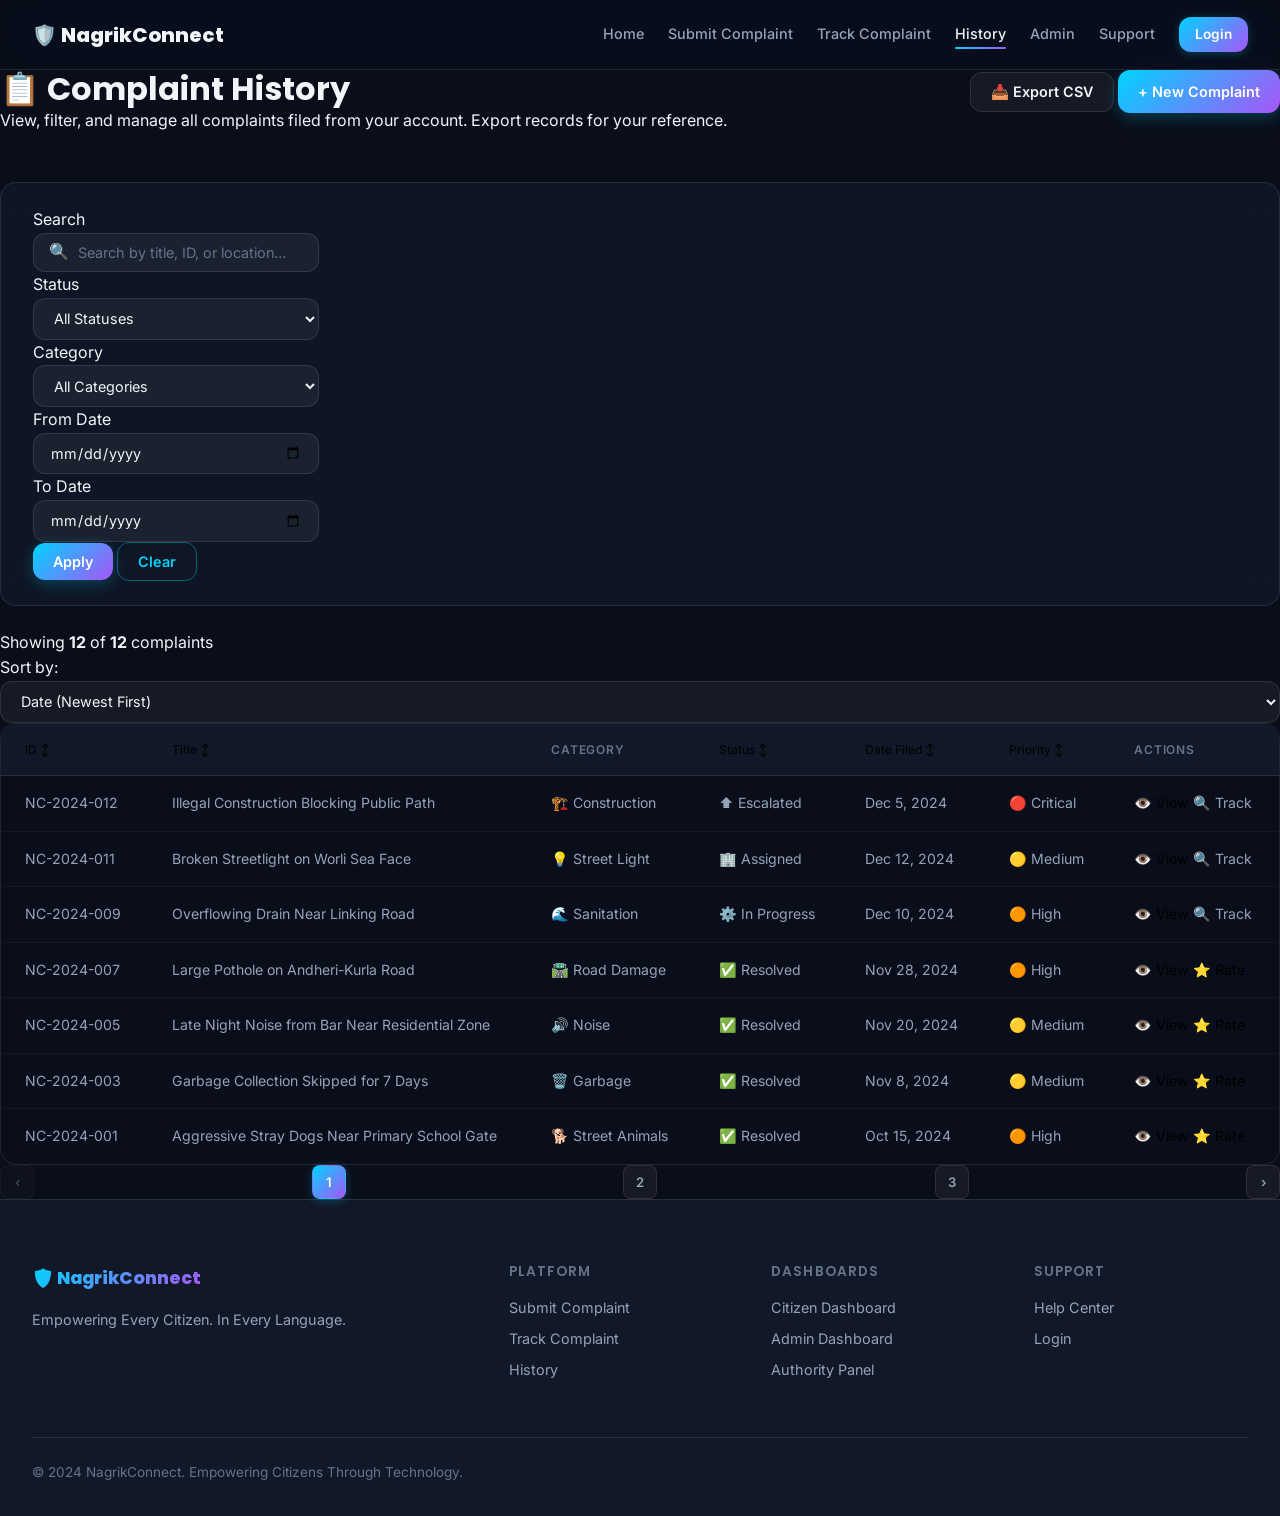
<file: complaint-history.html>
<!DOCTYPE html>
<html lang="en">
<head>
  <meta charset="UTF-8" />
  <meta name="viewport" content="width=device-width, initial-scale=1.0" />
  <meta name="description" content="View full complaint history on NagrikConnect — filter, sort and export all your civic complaints." />
  <title>Complaint History — NagrikConnect</title>
  <link href="https://fonts.googleapis.com/css2?family=Inter:wght@300;400;500;600;700;800;900&family=Poppins:wght@300;400;500;600;700;800&display=swap" rel="stylesheet" />
  <link rel="stylesheet" href="css/style.css" />
  <link rel="stylesheet" href="css/history.css" />
</head>
<body class="history-page">

  <!-- NAVBAR -->
  <nav class="navbar" id="navbar">
    <div class="nav-container">
      <a href="index.html" class="nav-logo">🛡️ NagrikConnect</a>
      <div class="nav-links" id="navLinks">
        <a href="index.html" class="nav-link">Home</a>
        <a href="complaint-submission.html" class="nav-link">Submit Complaint</a>
        <a href="complaint-tracking.html" class="nav-link">Track Complaint</a>
        <a href="complaint-history.html" class="nav-link active">History</a>
        <a href="admin-dashboard.html" class="nav-link">Admin</a>
        <a href="support.html" class="nav-link">Support</a>
        <a href="login.html" class="nav-link btn-nav">Login</a>
      </div>
      <button class="hamburger" id="hamburger" aria-label="Menu">
        <span></span><span></span><span></span>
      </button>
    </div>
  </nav>

  <main class="history-main" role="main">
    <div class="history-container">

      <!-- PAGE HEADER -->
      <header class="history-header">
        <div>
          <h1>📋 Complaint History</h1>
          <p>View, filter, and manage all complaints filed from your account. Export records for your reference.</p>
        </div>
        <div class="header-actions">
          <button class="btn btn-secondary" id="exportBtn" aria-label="Export complaint history as CSV">
            📥 Export CSV
          </button>
          <a href="complaint-submission.html" class="btn btn-primary" aria-label="Submit a new complaint">
            + New Complaint
          </a>
        </div>
      </header>

      <!-- FILTER BAR -->
      <section class="filter-bar glass-card" aria-label="Complaint filter controls">
        <div class="filter-row">
          <div class="filter-group filter-search">
            <label for="historySearch" class="filter-label">Search</label>
            <div class="input-wrapper">
              <span class="input-icon">🔍</span>
              <input
                type="search"
                id="historySearch"
                class="form-input filter-input"
                placeholder="Search by title, ID, or location…"
                aria-label="Search complaints"
                aria-controls="complaintsTable"
              />
            </div>
          </div>

          <div class="filter-group">
            <label for="statusFilter" class="filter-label">Status</label>
            <select id="statusFilter" class="form-input form-select filter-select" aria-label="Filter by status" aria-controls="complaintsTable">
              <option value="">All Statuses</option>
              <option value="submitted">Submitted</option>
              <option value="assigned">Assigned</option>
              <option value="inprogress">In Progress</option>
              <option value="escalated">Escalated</option>
              <option value="resolved">Resolved</option>
              <option value="closed">Closed</option>
            </select>
          </div>

          <div class="filter-group">
            <label for="categoryFilter" class="filter-label">Category</label>
            <select id="categoryFilter" class="form-input form-select filter-select" aria-label="Filter by category" aria-controls="complaintsTable">
              <option value="">All Categories</option>
              <option value="noise">Noise Pollution</option>
              <option value="parking">Illegal Parking</option>
              <option value="sanitation">Sanitation</option>
              <option value="animals">Street Animals</option>
              <option value="road">Road Damage</option>
              <option value="streetlight">Street Light</option>
              <option value="garbage">Garbage Collection</option>
              <option value="construction">Illegal Construction</option>
              <option value="water">Water Supply</option>
              <option value="other">Other</option>
            </select>
          </div>

          <div class="filter-group">
            <label for="dateFrom" class="filter-label">From Date</label>
            <input type="date" id="dateFrom" class="form-input filter-input" aria-label="Filter from date" aria-controls="complaintsTable" />
          </div>

          <div class="filter-group">
            <label for="dateTo" class="filter-label">To Date</label>
            <input type="date" id="dateTo" class="form-input filter-input" aria-label="Filter to date" aria-controls="complaintsTable" />
          </div>

          <div class="filter-actions">
            <button class="btn btn-primary" id="applyFilters" aria-label="Apply all selected filters">Apply</button>
            <button class="btn btn-outline" id="clearFilters" aria-label="Clear all filters">Clear</button>
          </div>
        </div>
      </section>

      <!-- SORT + COUNT ROW -->
      <div class="table-controls-row" aria-label="Table controls">
        <div class="results-count" id="resultsCount" aria-live="polite">
          Showing <strong id="shownCount">12</strong> of <strong id="totalCount">12</strong> complaints
        </div>
        <div class="sort-controls">
          <label for="sortSelect" class="sort-label">Sort by:</label>
          <select id="sortSelect" class="form-input form-select sort-select" aria-label="Sort complaints" aria-controls="complaintsTable">
            <option value="date-desc">Date (Newest First)</option>
            <option value="date-asc">Date (Oldest First)</option>
            <option value="priority-high">Priority (High to Low)</option>
            <option value="priority-low">Priority (Low to High)</option>
            <option value="status">Status</option>
          </select>
        </div>
      </div>

      <!-- COMPLAINTS TABLE -->
      <div class="table-wrapper">
        <table class="complaints-table" id="complaintsTable" aria-label="Complaint history table">
          <thead>
            <tr>
              <th scope="col" class="th-id" aria-sort="none">
                <button class="sort-header" data-sort="id" aria-label="Sort by ID">ID ↕</button>
              </th>
              <th scope="col" class="th-title">
                <button class="sort-header" data-sort="title" aria-label="Sort by title">Title ↕</button>
              </th>
              <th scope="col" class="th-category">Category</th>
              <th scope="col" class="th-status">
                <button class="sort-header" data-sort="status" aria-label="Sort by status">Status ↕</button>
              </th>
              <th scope="col" class="th-date">
                <button class="sort-header" data-sort="date" aria-label="Sort by date">Date Filed ↕</button>
              </th>
              <th scope="col" class="th-priority">
                <button class="sort-header" data-sort="priority" aria-label="Sort by priority">Priority ↕</button>
              </th>
              <th scope="col" class="th-actions">Actions</th>
            </tr>
          </thead>
          <tbody id="complaintsTableBody" aria-live="polite">

            <tr class="table-row" data-id="NC-2024-012" data-category="construction" data-status="escalated" data-priority="critical" data-date="2024-12-05">
              <td class="td-id"><a href="complaint-tracking.html" class="id-link" aria-label="Track complaint NC-2024-012">NC-2024-012</a></td>
              <td class="td-title">Illegal Construction Blocking Public Path</td>
              <td class="td-category"><span class="cat-badge">🏗️ Construction</span></td>
              <td class="td-status"><span class="status-badge status-escalated">⬆️ Escalated</span></td>
              <td class="td-date"><time datetime="2024-12-05">Dec 5, 2024</time></td>
              <td class="td-priority"><span class="priority-badge priority-critical">🔴 Critical</span></td>
              <td class="td-actions">
                <button class="action-btn view-btn" data-complaint-id="NC-2024-012" aria-label="View details for NC-2024-012">👁️ View</button>
                <a href="complaint-tracking.html" class="action-btn track-btn" aria-label="Track NC-2024-012">🔍 Track</a>
              </td>
            </tr>

            <tr class="table-row" data-id="NC-2024-011" data-category="streetlight" data-status="assigned" data-priority="medium" data-date="2024-12-12">
              <td class="td-id"><a href="complaint-tracking.html" class="id-link" aria-label="Track complaint NC-2024-011">NC-2024-011</a></td>
              <td class="td-title">Broken Streetlight on Worli Sea Face</td>
              <td class="td-category"><span class="cat-badge">💡 Street Light</span></td>
              <td class="td-status"><span class="status-badge status-assigned">🏢 Assigned</span></td>
              <td class="td-date"><time datetime="2024-12-12">Dec 12, 2024</time></td>
              <td class="td-priority"><span class="priority-badge priority-medium">🟡 Medium</span></td>
              <td class="td-actions">
                <button class="action-btn view-btn" data-complaint-id="NC-2024-011" aria-label="View details for NC-2024-011">👁️ View</button>
                <a href="complaint-tracking.html" class="action-btn track-btn" aria-label="Track NC-2024-011">🔍 Track</a>
              </td>
            </tr>

            <tr class="table-row" data-id="NC-2024-009" data-category="sanitation" data-status="inprogress" data-priority="high" data-date="2024-12-10">
              <td class="td-id"><a href="complaint-tracking.html" class="id-link" aria-label="Track complaint NC-2024-009">NC-2024-009</a></td>
              <td class="td-title">Overflowing Drain Near Linking Road</td>
              <td class="td-category"><span class="cat-badge">🌊 Sanitation</span></td>
              <td class="td-status"><span class="status-badge status-inprogress">⚙️ In Progress</span></td>
              <td class="td-date"><time datetime="2024-12-10">Dec 10, 2024</time></td>
              <td class="td-priority"><span class="priority-badge priority-high">🟠 High</span></td>
              <td class="td-actions">
                <button class="action-btn view-btn" data-complaint-id="NC-2024-009" aria-label="View details for NC-2024-009">👁️ View</button>
                <a href="complaint-tracking.html" class="action-btn track-btn" aria-label="Track NC-2024-009">🔍 Track</a>
              </td>
            </tr>

            <tr class="table-row" data-id="NC-2024-007" data-category="road" data-status="resolved" data-priority="high" data-date="2024-11-28">
              <td class="td-id"><a href="complaint-tracking.html" class="id-link" aria-label="Track complaint NC-2024-007">NC-2024-007</a></td>
              <td class="td-title">Large Pothole on Andheri-Kurla Road</td>
              <td class="td-category"><span class="cat-badge">🛣️ Road Damage</span></td>
              <td class="td-status"><span class="status-badge status-resolved">✅ Resolved</span></td>
              <td class="td-date"><time datetime="2024-11-28">Nov 28, 2024</time></td>
              <td class="td-priority"><span class="priority-badge priority-high">🟠 High</span></td>
              <td class="td-actions">
                <button class="action-btn view-btn" data-complaint-id="NC-2024-007" aria-label="View details for NC-2024-007">👁️ View</button>
                <button class="action-btn rate-btn" data-complaint-id="NC-2024-007" aria-label="Rate resolution of NC-2024-007">⭐ Rate</button>
              </td>
            </tr>

            <tr class="table-row" data-id="NC-2024-005" data-category="noise" data-status="resolved" data-priority="medium" data-date="2024-11-20">
              <td class="td-id"><a href="complaint-tracking.html" class="id-link" aria-label="Track complaint NC-2024-005">NC-2024-005</a></td>
              <td class="td-title">Late Night Noise from Bar Near Residential Zone</td>
              <td class="td-category"><span class="cat-badge">🔊 Noise</span></td>
              <td class="td-status"><span class="status-badge status-resolved">✅ Resolved</span></td>
              <td class="td-date"><time datetime="2024-11-20">Nov 20, 2024</time></td>
              <td class="td-priority"><span class="priority-badge priority-medium">🟡 Medium</span></td>
              <td class="td-actions">
                <button class="action-btn view-btn" data-complaint-id="NC-2024-005" aria-label="View details for NC-2024-005">👁️ View</button>
                <button class="action-btn rate-btn" data-complaint-id="NC-2024-005" aria-label="Rate resolution of NC-2024-005">⭐ Rate</button>
              </td>
            </tr>

            <tr class="table-row" data-id="NC-2024-003" data-category="garbage" data-status="resolved" data-priority="medium" data-date="2024-11-08">
              <td class="td-id"><a href="complaint-tracking.html" class="id-link" aria-label="Track complaint NC-2024-003">NC-2024-003</a></td>
              <td class="td-title">Garbage Collection Skipped for 7 Days</td>
              <td class="td-category"><span class="cat-badge">🗑️ Garbage</span></td>
              <td class="td-status"><span class="status-badge status-resolved">✅ Resolved</span></td>
              <td class="td-date"><time datetime="2024-11-08">Nov 8, 2024</time></td>
              <td class="td-priority"><span class="priority-badge priority-medium">🟡 Medium</span></td>
              <td class="td-actions">
                <button class="action-btn view-btn" data-complaint-id="NC-2024-003" aria-label="View details for NC-2024-003">👁️ View</button>
                <button class="action-btn rate-btn" data-complaint-id="NC-2024-003" aria-label="Rate resolution of NC-2024-003">⭐ Rate</button>
              </td>
            </tr>

            <tr class="table-row" data-id="NC-2024-001" data-category="animals" data-status="resolved" data-priority="high" data-date="2024-10-15">
              <td class="td-id"><a href="complaint-tracking.html" class="id-link" aria-label="Track complaint NC-2024-001">NC-2024-001</a></td>
              <td class="td-title">Aggressive Stray Dogs Near Primary School Gate</td>
              <td class="td-category"><span class="cat-badge">🐕 Street Animals</span></td>
              <td class="td-status"><span class="status-badge status-resolved">✅ Resolved</span></td>
              <td class="td-date"><time datetime="2024-10-15">Oct 15, 2024</time></td>
              <td class="td-priority"><span class="priority-badge priority-high">🟠 High</span></td>
              <td class="td-actions">
                <button class="action-btn view-btn" data-complaint-id="NC-2024-001" aria-label="View details for NC-2024-001">👁️ View</button>
                <button class="action-btn rate-btn" data-complaint-id="NC-2024-001" aria-label="Rate resolution of NC-2024-001">⭐ Rate</button>
              </td>
            </tr>

          </tbody>
        </table>
      </div>

      <!-- EMPTY STATE -->
      <div class="empty-state" id="emptyState" hidden aria-live="polite" role="status">
        <div class="empty-icon" aria-hidden="true">📭</div>
        <h3>No complaints match your filters</h3>
        <p>Try adjusting your search or filter criteria, or clear all filters to see all complaints.</p>
        <button class="btn btn-primary" id="clearFiltersEmpty" aria-label="Clear all filters">Clear Filters</button>
      </div>

      <!-- PAGINATION -->
      <nav class="pagination" id="pagination" aria-label="Complaint history pages">
        <button class="page-btn prev-btn" id="prevPage" aria-label="Go to previous page" disabled>← Prev</button>
        <div class="page-numbers" id="pageNumbers" role="list" aria-label="Page numbers">
          <button class="page-btn page-num active" aria-label="Page 1" aria-current="page" data-page="1">1</button>
          <button class="page-btn page-num" aria-label="Page 2" data-page="2">2</button>
          <button class="page-btn page-num" aria-label="Page 3" data-page="3">3</button>
        </div>
        <button class="page-btn next-btn" id="nextPage" aria-label="Go to next page">Next →</button>
      </nav>

    </div>
  </main>

  <!-- COMPLAINT DETAIL MODAL -->
  <div id="complaintModal" class="modal" role="dialog" aria-modal="true" aria-labelledby="modalTitle" hidden>
    <div class="modal-overlay" id="modalOverlay"></div>
    <div class="modal-box glass-card">
      <div class="modal-header">
        <h2 id="modalTitle" class="modal-title">Complaint Details</h2>
        <button class="modal-close-btn" id="modalCloseBtn" aria-label="Close complaint details modal">✕</button>
      </div>
      <div class="modal-body" id="modalBody">

        <div class="modal-id-row">
          <span class="modal-id" id="modalId">NC-2024-001</span>
          <span class="modal-status" id="modalStatus">Resolved</span>
        </div>

        <div class="modal-detail-grid">
          <div class="modal-detail">
            <span class="md-label">Title</span>
            <span class="md-val" id="modalComplaintTitle">—</span>
          </div>
          <div class="modal-detail">
            <span class="md-label">Category</span>
            <span class="md-val" id="modalCategory">—</span>
          </div>
          <div class="modal-detail">
            <span class="md-label">Priority</span>
            <span class="md-val" id="modalPriority">—</span>
          </div>
          <div class="modal-detail">
            <span class="md-label">Date Filed</span>
            <span class="md-val" id="modalDate">—</span>
          </div>
          <div class="modal-detail">
            <span class="md-label">Location</span>
            <span class="md-val" id="modalLocation">—</span>
          </div>
          <div class="modal-detail">
            <span class="md-label">Department</span>
            <span class="md-val" id="modalDept">—</span>
          </div>
          <div class="modal-detail modal-detail-full">
            <span class="md-label">Description</span>
            <span class="md-val" id="modalDescription">—</span>
          </div>
          <div class="modal-detail modal-detail-full">
            <span class="md-label">Resolution Note</span>
            <span class="md-val" id="modalResolution">—</span>
          </div>
        </div>

        <div class="modal-timeline" id="modalTimeline" aria-label="Mini complaint timeline">
          <h4>Quick Timeline</h4>
          <div class="mini-timeline" id="miniTimeline" aria-live="polite"></div>
        </div>

      </div>
      <div class="modal-footer">
        <a href="complaint-tracking.html" class="btn btn-primary" id="modalTrackBtn" aria-label="Track this complaint">🔍 Full Tracking View</a>
        <button class="btn btn-outline" id="modalExportBtn" aria-label="Export this complaint as PDF">📄 Export PDF</button>
        <button class="btn btn-outline modal-close-btn" id="modalCloseBtnBottom" aria-label="Close modal">Close</button>
      </div>
    </div>
  </div>

  <!-- FOOTER -->
  <footer class="footer">
    <div class="footer-content">
      <div class="footer-brand">
        <span class="footer-logo">🛡️ NagrikConnect</span>
        <p>Empowering Every Citizen. In Every Language.</p>
      </div>
      <div class="footer-links">
        <div class="footer-col">
          <h4>Platform</h4>
          <a href="complaint-submission.html">Submit Complaint</a>
          <a href="complaint-tracking.html">Track Complaint</a>
          <a href="complaint-history.html">History</a>
        </div>
        <div class="footer-col">
          <h4>Dashboards</h4>
          <a href="citizen-dashboard.html">Citizen Dashboard</a>
          <a href="admin-dashboard.html">Admin Dashboard</a>
          <a href="authority-assignment.html">Authority Panel</a>
        </div>
        <div class="footer-col">
          <h4>Support</h4>
          <a href="support.html">Help Center</a>
          <a href="login.html">Login</a>
        </div>
      </div>
    </div>
    <div class="footer-bottom">
      <p>&copy; 2024 NagrikConnect. Empowering Citizens Through Technology.</p>
    </div>
  </footer>

  <script src="js/main.js"></script>
  <script src="js/history.js"></script>
</body>
</html>
</file>
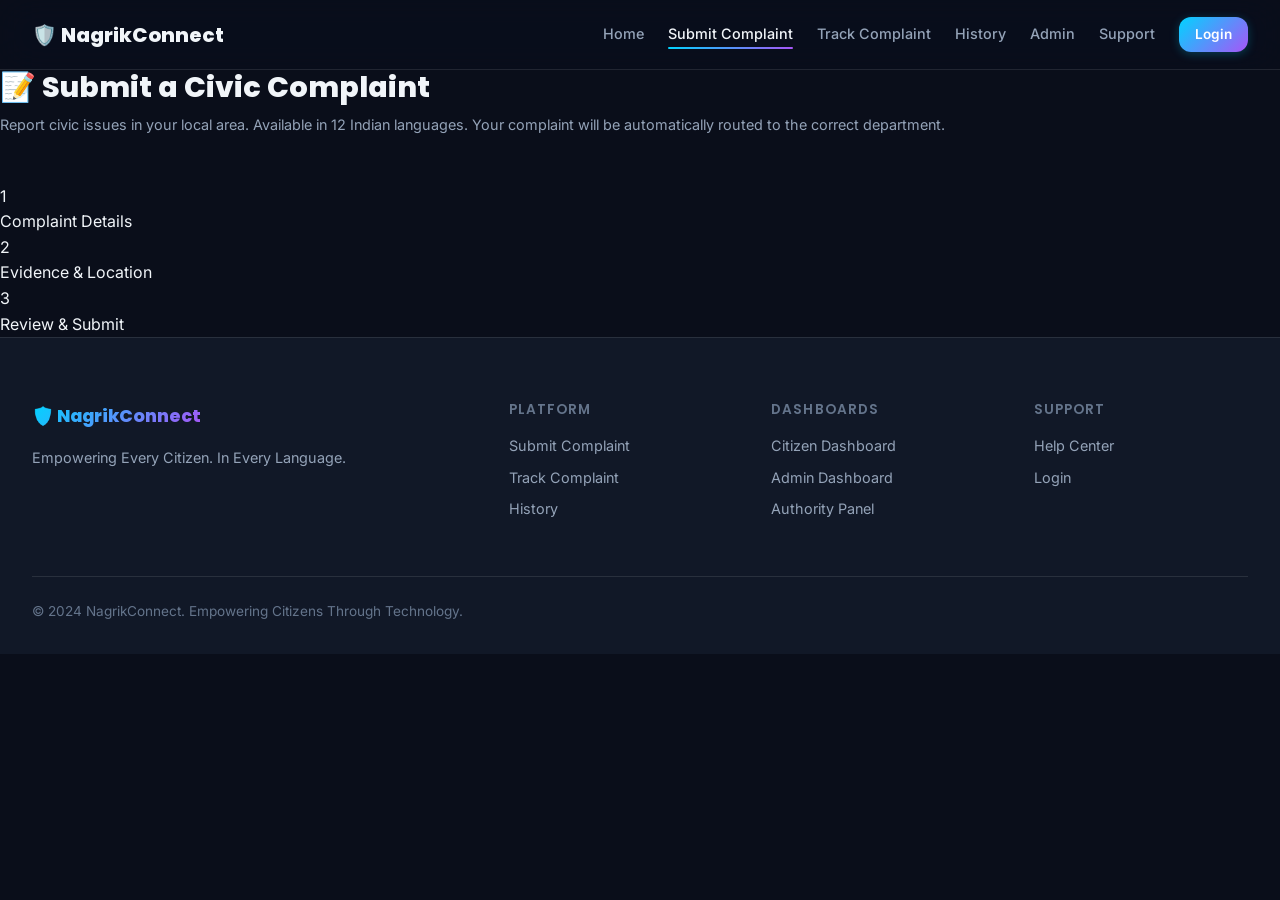
<file: complaint-submission.html>
<!DOCTYPE html>
<html lang="en">
<head>
  <meta charset="UTF-8" />
  <meta name="viewport" content="width=device-width, initial-scale=1.0" />
  <meta name="description" content="Submit a civic complaint on NagrikConnect — in your language, with voice input and photo evidence." />
  <title>Submit Complaint — NagrikConnect</title>
  <link href="https://fonts.googleapis.com/css2?family=Inter:wght@300;400;500;600;700;800;900&family=Poppins:wght@300;400;500;600;700;800&display=swap" rel="stylesheet" />
  <link rel="stylesheet" href="css/style.css" />
  <link rel="stylesheet" href="css/submission.css" />
</head>
<body class="submission-page">

  <!-- NAVBAR -->
  <nav class="navbar" id="navbar">
    <div class="nav-container">
      <a href="index.html" class="nav-logo">🛡️ NagrikConnect</a>
      <div class="nav-links" id="navLinks">
        <a href="index.html" class="nav-link">Home</a>
        <a href="complaint-submission.html" class="nav-link active">Submit Complaint</a>
        <a href="complaint-tracking.html" class="nav-link">Track Complaint</a>
        <a href="complaint-history.html" class="nav-link">History</a>
        <a href="admin-dashboard.html" class="nav-link">Admin</a>
        <a href="support.html" class="nav-link">Support</a>
        <a href="login.html" class="nav-link btn-nav">Login</a>
      </div>
      <button class="hamburger" id="hamburger" aria-label="Menu">
        <span></span><span></span><span></span>
      </button>
    </div>
  </nav>

  <main class="submission-main" role="main">
    <div class="submission-container">

      <!-- PAGE HEADER -->
      <header class="submission-header">
        <h1>📝 Submit a Civic Complaint</h1>
        <p>Report civic issues in your local area. Available in 12 Indian languages. Your complaint will be automatically routed to the correct department.</p>
      </header>

      <!-- STEP INDICATOR -->
      <nav class="steps-indicator" aria-label="Form progress steps">
        <div class="step active" id="step-indicator-1" aria-current="step">
          <div class="step-circle">1</div>
          <span class="step-label">Complaint Details</span>
        </div>
        <div class="step-connector"></div>
        <div class="step" id="step-indicator-2">
          <div class="step-circle">2</div>
          <span class="step-label">Evidence &amp; Location</span>
        </div>
        <div class="step-connector"></div>
        <div class="step" id="step-indicator-3">
          <div class="step-circle">3</div>
          <span class="step-label">Review &amp; Submit</span>
        </div>
      </nav>

      <!-- MULTI-STEP FORM -->
      <form class="submission-form" id="submissionForm" novalidate aria-label="Civic complaint submission form">

        <!-- ===== STEP 1 ===== -->
        <fieldset class="form-step active" id="formStep1" aria-labelledby="step1-legend">
          <legend id="step1-legend" class="step-legend">Step 1: Complaint Details</legend>

          <div class="form-group">
            <label for="complaintTitle" class="form-label">Complaint Title <span class="required" aria-hidden="true">*</span></label>
            <input
              type="text"
              id="complaintTitle"
              name="title"
              class="form-input"
              placeholder="e.g., Overflowing drain blocking Nehru Nagar Road"
              required
              aria-required="true"
              aria-describedby="titleHelp titleError"
              maxlength="120"
            />
            <span class="field-hint" id="titleHelp">Be specific — include the street name or landmark (max 120 characters)</span>
            <span class="field-error" id="titleError" role="alert" aria-live="polite"></span>
          </div>

          <div class="form-row-2">
            <div class="form-group">
              <label for="complaintCategory" class="form-label">Category <span class="required" aria-hidden="true">*</span></label>
              <select
                id="complaintCategory"
                name="category"
                class="form-input form-select"
                required
                aria-required="true"
                aria-describedby="categoryError"
              >
                <option value="">— Select a Category —</option>
                <option value="noise">🔊 Noise Pollution</option>
                <option value="parking">🚗 Illegal Parking</option>
                <option value="sanitation">🌊 Sanitation &amp; Drainage</option>
                <option value="animals">🐕 Street Animals</option>
                <option value="washroom">🚻 Public Washroom</option>
                <option value="road">🛣️ Road Damage / Pothole</option>
                <option value="streetlight">💡 Street Light Failure</option>
                <option value="garbage">🗑️ Garbage Collection</option>
                <option value="construction">🏗️ Illegal Construction</option>
                <option value="water">💧 Water Supply Issue</option>
                <option value="electricity">⚡ Electricity / Power</option>
                <option value="other">📌 Other</option>
              </select>
              <span class="field-error" id="categoryError" role="alert" aria-live="polite"></span>
            </div>

            <div class="form-group">
              <label for="languageSelect" class="form-label">Preferred Language</label>
              <select
                id="languageSelect"
                name="language"
                class="form-input form-select"
                aria-label="Select submission language"
              >
                <option value="en" selected>🇬🇧 English</option>
                <option value="hi">🇮🇳 हिंदी (Hindi)</option>
                <option value="mr">मराठी (Marathi)</option>
                <option value="ta">தமிழ் (Tamil)</option>
                <option value="te">తెలుగు (Telugu)</option>
                <option value="bn">বাংলা (Bengali)</option>
                <option value="gu">ગુજરાતી (Gujarati)</option>
                <option value="kn">ಕನ್ನಡ (Kannada)</option>
                <option value="ml">മലയാളം (Malayalam)</option>
                <option value="pa">ਪੰਜਾਬੀ (Punjabi)</option>
                <option value="ur">اردو (Urdu)</option>
                <option value="or">ଓଡ଼ିଆ (Odia)</option>
              </select>
            </div>
          </div>

          <div class="form-group description-group">
            <div class="desc-header">
              <label for="complaintDescription" class="form-label">Detailed Description <span class="required" aria-hidden="true">*</span></label>
              <button
                type="button"
                id="voiceBtn"
                class="voice-btn"
                aria-label="Use voice input to describe the complaint"
                aria-pressed="false"
              >
                🎤 Voice Input
              </button>
            </div>
            <div class="voice-status" id="voiceStatus" aria-live="polite" role="status" hidden>
              <span class="voice-indicator" aria-hidden="true">🔴</span>
              <span>Listening… Speak clearly in your chosen language</span>
            </div>
            <textarea
              id="complaintDescription"
              name="description"
              class="form-input"
              rows="6"
              placeholder="Describe the civic issue in detail. Include: What is the problem? When did it start? How is it affecting residents? Any prior attempts to report it?"
              required
              aria-required="true"
              aria-describedby="descHelp descError"
              maxlength="2000"
            ></textarea>
            <div class="desc-footer-row">
              <span class="field-hint" id="descHelp">Minimum 50 characters. Maximum 2000.</span>
              <span class="char-count" id="charCount" aria-live="polite">0 / 2000</span>
            </div>
            <span class="field-error" id="descError" role="alert" aria-live="polite"></span>
          </div>

          <div class="form-row-2">
            <div class="form-group">
              <label for="prioritySelect" class="form-label">Priority Level <span class="required" aria-hidden="true">*</span></label>
              <div class="priority-options" role="group" aria-label="Priority level selection">
                <label class="priority-option" aria-label="Low priority">
                  <input type="radio" name="priority" value="low" id="priorityLow" aria-describedby="priorityLowDesc" />
                  <span class="priority-label priority-low">🟢 Low</span>
                  <span class="priority-desc" id="priorityLowDesc">Minor inconvenience, not urgent</span>
                </label>
                <label class="priority-option" aria-label="Medium priority">
                  <input type="radio" name="priority" value="medium" id="priorityMedium" checked aria-describedby="priorityMedDesc" />
                  <span class="priority-label priority-medium">🟡 Medium</span>
                  <span class="priority-desc" id="priorityMedDesc">Moderate issue affecting daily life</span>
                </label>
                <label class="priority-option" aria-label="High priority">
                  <input type="radio" name="priority" value="high" id="priorityHigh" aria-describedby="priorityHighDesc" />
                  <span class="priority-label priority-high">🟠 High</span>
                  <span class="priority-desc" id="priorityHighDesc">Significant public inconvenience</span>
                </label>
                <label class="priority-option" aria-label="Critical priority">
                  <input type="radio" name="priority" value="critical" id="priorityCritical" aria-describedby="priorityCritDesc" />
                  <span class="priority-label priority-critical">🔴 Critical</span>
                  <span class="priority-desc" id="priorityCritDesc">Health/safety emergency</span>
                </label>
              </div>
            </div>
          </div>

          <div class="step-nav">
            <div></div>
            <button type="button" class="btn btn-primary" id="toStep2" aria-label="Proceed to step 2: Evidence and Location">
              Next: Add Evidence →
            </button>
          </div>
        </fieldset>

        <!-- ===== STEP 2 ===== -->
        <fieldset class="form-step" id="formStep2" hidden aria-labelledby="step2-legend">
          <legend id="step2-legend" class="step-legend">Step 2: Evidence &amp; Location</legend>

          <!-- IMAGE UPLOAD -->
          <div class="form-group">
            <label class="form-label">Photo Evidence <span class="optional-tag">(Recommended)</span></label>
            <div
              id="dropZone"
              class="drop-zone"
              role="button"
              tabindex="0"
              aria-label="Drop images here or click to upload photo evidence"
              aria-describedby="dropZoneHint"
            >
              <div class="drop-zone-inner">
                <span class="drop-icon" aria-hidden="true">📸</span>
                <p class="drop-title">Drop images here or <span class="drop-browse">browse files</span></p>
                <p class="drop-hint" id="dropZoneHint">Supports JPG, PNG, WEBP · Max 5 images · 5MB each</p>
              </div>
              <input
                type="file"
                id="imageInput"
                name="images"
                multiple
                accept="image/*"
                class="drop-input"
                aria-label="Select images to upload as evidence"
              />
            </div>
            <div id="imagePreview" class="image-preview" role="list" aria-label="Uploaded image previews" aria-live="polite"></div>
          </div>

          <!-- LOCATION -->
          <div class="form-group">
            <label for="locationInput" class="form-label">Location / Address <span class="required" aria-hidden="true">*</span></label>
            <div class="location-input-row">
              <div class="input-wrapper location-wrapper">
                <span class="input-icon">📍</span>
                <input
                  type="text"
                  id="locationInput"
                  name="location"
                  class="form-input"
                  placeholder="e.g., Linking Road, near Shoppers Stop, Bandra West, Mumbai 400050"
                  required
                  aria-required="true"
                  aria-describedby="locationError locationHelp"
                />
              </div>
              <button type="button" class="btn btn-secondary" id="geoLocBtn" aria-label="Use my current GPS location">
                📡 Use My Location
              </button>
            </div>
            <span class="field-hint" id="locationHelp">Include street name, landmark, and PIN code for accurate routing</span>
            <span class="field-error" id="locationError" role="alert" aria-live="polite"></span>
          </div>

          <div class="form-row-2">
            <div class="form-group">
              <label for="wardInput" class="form-label">Ward / Area</label>
              <input type="text" id="wardInput" name="ward" class="form-input" placeholder="e.g., Ward H/W, Bandra" aria-describedby="wardHelp" />
              <span class="field-hint" id="wardHelp">Optional — helps faster routing</span>
            </div>
            <div class="form-group">
              <label for="landmarkInput" class="form-label">Nearest Landmark</label>
              <input type="text" id="landmarkInput" name="landmark" class="form-input" placeholder="e.g., Opposite HDFC Bank" />
            </div>
          </div>

          <!-- CITIZEN CONTACT -->
          <div class="form-group">
            <label for="contactName" class="form-label">Your Name <span class="required" aria-hidden="true">*</span></label>
            <input type="text" id="contactName" name="citizenName" class="form-input" placeholder="Your full name" required aria-required="true" aria-describedby="nameError" />
            <span class="field-error" id="nameError" role="alert" aria-live="polite"></span>
          </div>

          <div class="form-row-2">
            <div class="form-group">
              <label for="contactPhone" class="form-label">Mobile Number <span class="required" aria-hidden="true">*</span></label>
              <div class="input-wrapper">
                <span class="input-icon">📱</span>
                <input type="tel" id="contactPhone" name="phone" class="form-input" placeholder="+91 98765 43210" required aria-required="true" aria-describedby="phoneError" inputmode="tel" />
              </div>
              <span class="field-error" id="phoneError" role="alert" aria-live="polite"></span>
            </div>
            <div class="form-group">
              <label for="contactEmail" class="form-label">Email Address <span class="optional-tag">(Optional)</span></label>
              <div class="input-wrapper">
                <span class="input-icon">📧</span>
                <input type="email" id="contactEmail" name="email" class="form-input" placeholder="you@example.com" aria-describedby="emailHelp" />
              </div>
              <span class="field-hint" id="emailHelp">For status updates and resolution notifications</span>
            </div>
          </div>

          <div class="form-group">
            <label class="checkbox-label">
              <input type="checkbox" name="anonymous" id="anonymousCheck" />
              <span class="checkmark"></span>
              Submit anonymously (your contact details will not be shared with authorities)
            </label>
          </div>

          <div class="step-nav">
            <button type="button" class="btn btn-outline" id="backToStep1" aria-label="Go back to step 1">
              ← Back
            </button>
            <button type="button" class="btn btn-primary" id="toStep3" aria-label="Proceed to step 3: Review and Submit">
              Next: Review →
            </button>
          </div>
        </fieldset>

        <!-- ===== STEP 3 ===== -->
        <fieldset class="form-step" id="formStep3" hidden aria-labelledby="step3-legend">
          <legend id="step3-legend" class="step-legend">Step 3: Review &amp; Submit</legend>

          <div class="review-panel" id="reviewPanel" aria-label="Complaint review summary">
            <h3 class="review-title">📋 Review Your Complaint</h3>
            <div class="review-grid" id="reviewGrid">
              <!-- Populated by JS -->
              <div class="review-item">
                <span class="review-key">Title</span>
                <span class="review-val" id="reviewTitle">—</span>
              </div>
              <div class="review-item">
                <span class="review-key">Category</span>
                <span class="review-val" id="reviewCategory">—</span>
              </div>
              <div class="review-item">
                <span class="review-key">Priority</span>
                <span class="review-val" id="reviewPriority">—</span>
              </div>
              <div class="review-item">
                <span class="review-key">Language</span>
                <span class="review-val" id="reviewLanguage">—</span>
              </div>
              <div class="review-item review-item-full">
                <span class="review-key">Description</span>
                <span class="review-val" id="reviewDescription">—</span>
              </div>
              <div class="review-item review-item-full">
                <span class="review-key">Location</span>
                <span class="review-val" id="reviewLocation">—</span>
              </div>
              <div class="review-item">
                <span class="review-key">Contact Name</span>
                <span class="review-val" id="reviewName">—</span>
              </div>
              <div class="review-item">
                <span class="review-key">Mobile</span>
                <span class="review-val" id="reviewPhone">—</span>
              </div>
            </div>

            <div class="review-images" id="reviewImages" aria-label="Uploaded evidence images" aria-live="polite"></div>
          </div>

          <div class="declaration-box">
            <label class="checkbox-label declaration-label">
              <input type="checkbox" name="declaration" id="declarationCheck" required aria-required="true" aria-describedby="declareError" />
              <span class="checkmark"></span>
              I declare that the information provided above is accurate and true to the best of my knowledge. I understand that filing a false or malicious complaint is a punishable offence.
            </label>
            <span class="field-error" id="declareError" role="alert" aria-live="polite"></span>
          </div>

          <div class="step-nav">
            <button type="button" class="btn btn-outline" id="backToStep2" aria-label="Go back to step 2">
              ← Back
            </button>
            <button type="submit" class="btn btn-primary btn-submit" id="submitBtn" aria-label="Submit civic complaint">
              <span class="submit-text">🚀 Submit Complaint</span>
              <span class="submit-loader" aria-hidden="true" hidden>⏳ Submitting…</span>
            </button>
          </div>
        </fieldset>

      </form>

      <!-- SUCCESS MESSAGE (hidden by default) -->
      <div class="submission-success" id="successMessage" hidden aria-live="assertive" role="status">
        <div class="success-icon" aria-hidden="true">🎉</div>
        <h2>Complaint Submitted Successfully!</h2>
        <p>Your complaint has been received and assigned a unique tracking ID.</p>
        <div class="tracking-id-display">
          <span class="tid-label">Your Tracking ID:</span>
          <strong class="tid-value" id="generatedId">NC-2024-XXX</strong>
          <button class="copy-id-btn" id="copyIdBtn" aria-label="Copy tracking ID">📋 Copy</button>
        </div>
        <p class="success-next">You will receive an SMS on your registered mobile number with updates. You can also track this complaint at any time.</p>
        <div class="success-actions">
          <a href="complaint-tracking.html" class="btn btn-primary" aria-label="Track your submitted complaint">🔍 Track My Complaint</a>
          <a href="complaint-submission.html" class="btn btn-outline" aria-label="Submit another complaint">📝 Submit Another</a>
        </div>
      </div>

    </div>
  </main>

  <!-- FOOTER -->
  <footer class="footer">
    <div class="footer-content">
      <div class="footer-brand">
        <span class="footer-logo">🛡️ NagrikConnect</span>
        <p>Empowering Every Citizen. In Every Language.</p>
      </div>
      <div class="footer-links">
        <div class="footer-col">
          <h4>Platform</h4>
          <a href="complaint-submission.html">Submit Complaint</a>
          <a href="complaint-tracking.html">Track Complaint</a>
          <a href="complaint-history.html">History</a>
        </div>
        <div class="footer-col">
          <h4>Dashboards</h4>
          <a href="citizen-dashboard.html">Citizen Dashboard</a>
          <a href="admin-dashboard.html">Admin Dashboard</a>
          <a href="authority-assignment.html">Authority Panel</a>
        </div>
        <div class="footer-col">
          <h4>Support</h4>
          <a href="support.html">Help Center</a>
          <a href="login.html">Login</a>
        </div>
      </div>
    </div>
    <div class="footer-bottom">
      <p>&copy; 2024 NagrikConnect. Empowering Citizens Through Technology.</p>
    </div>
  </footer>

  <script src="js/main.js"></script>
  <script src="js/submission.js"></script>
</body>
</html>
</file>
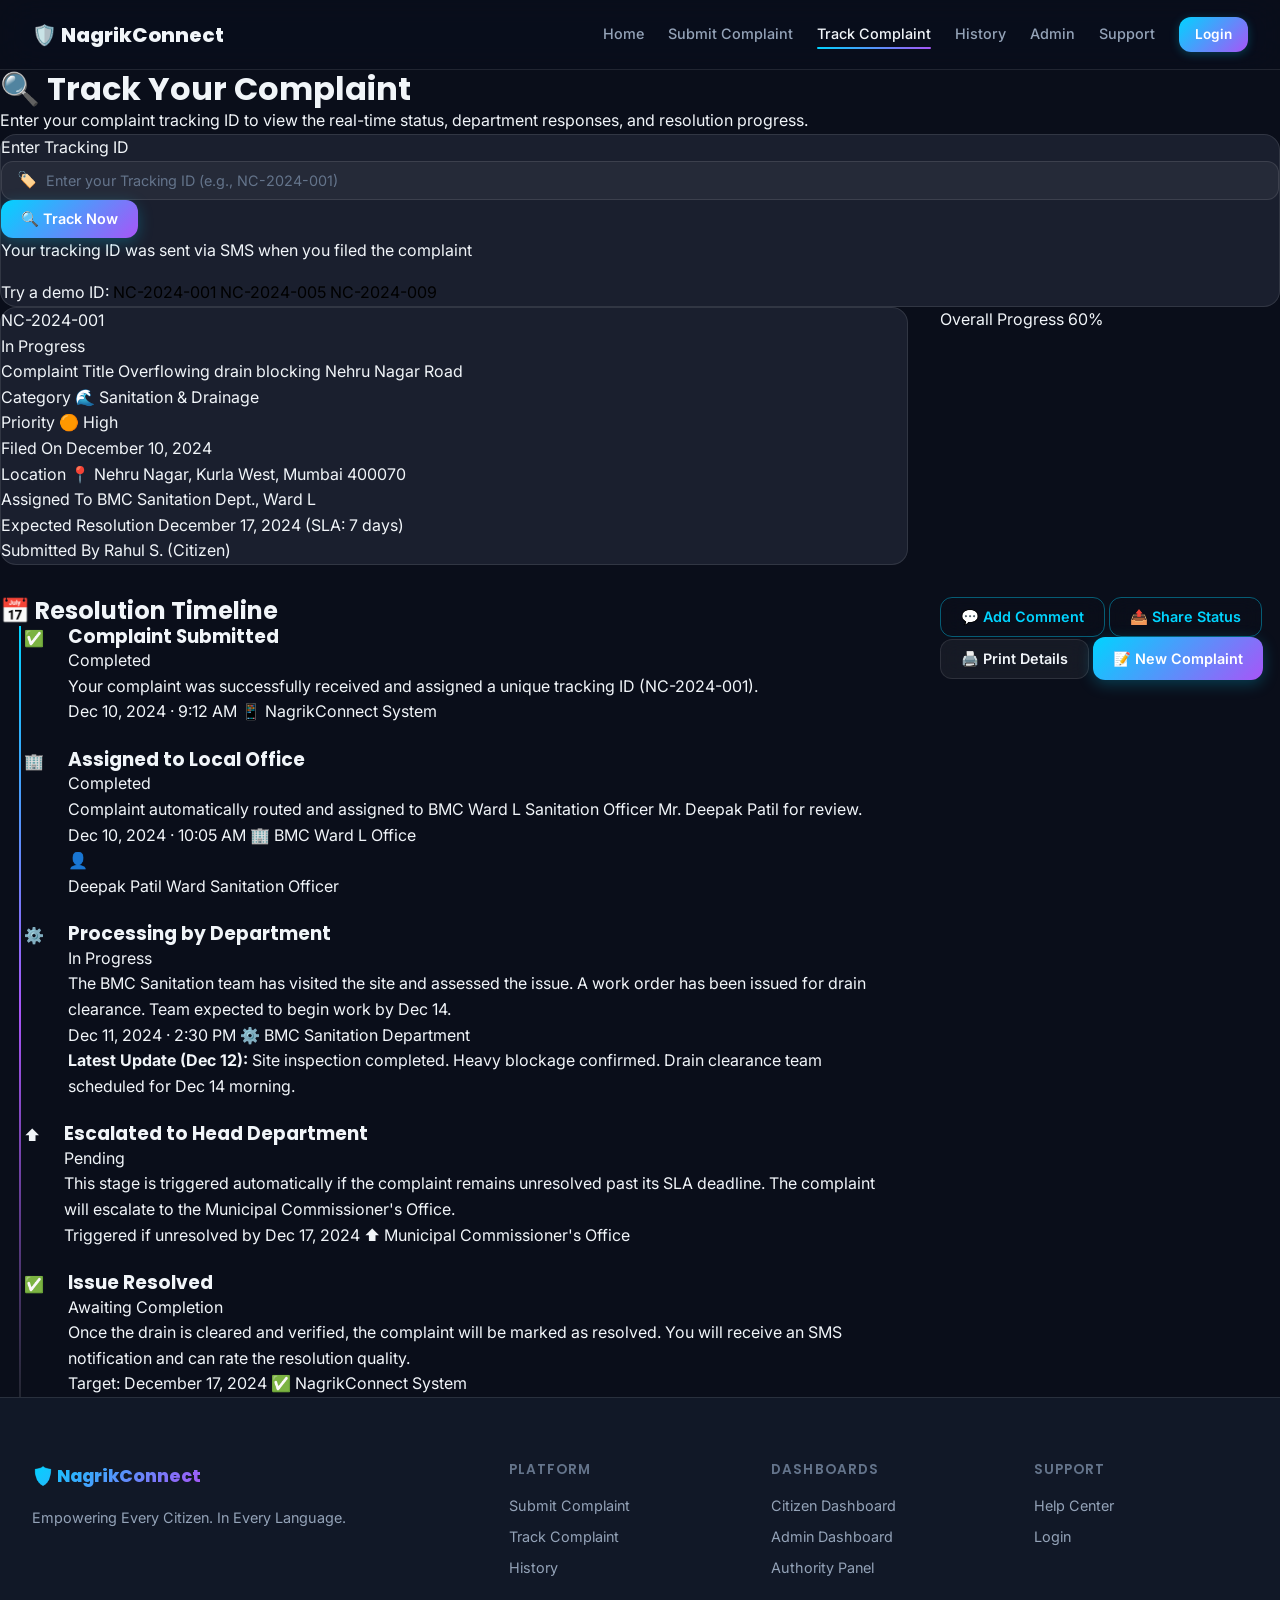
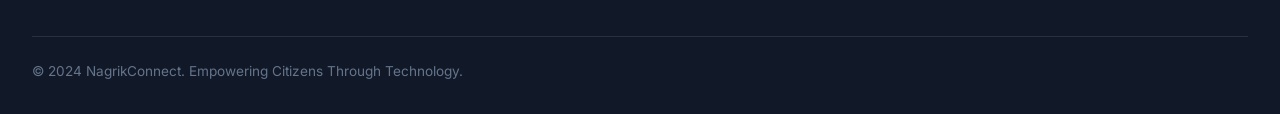
<file: complaint-tracking.html>
<!DOCTYPE html>
<html lang="en">
<head>
  <meta charset="UTF-8" />
  <meta name="viewport" content="width=device-width, initial-scale=1.0" />
  <meta name="description" content="Track the real-time status of your civic complaint on NagrikConnect using your Tracking ID." />
  <title>Track Complaint — NagrikConnect</title>
  <link href="https://fonts.googleapis.com/css2?family=Inter:wght@300;400;500;600;700;800;900&family=Poppins:wght@300;400;500;600;700;800&display=swap" rel="stylesheet" />
  <link rel="stylesheet" href="css/style.css" />
  <link rel="stylesheet" href="css/tracking.css" />
</head>
<body class="tracking-page">

  <!-- NAVBAR -->
  <nav class="navbar" id="navbar">
    <div class="nav-container">
      <a href="index.html" class="nav-logo">🛡️ NagrikConnect</a>
      <div class="nav-links" id="navLinks">
        <a href="index.html" class="nav-link">Home</a>
        <a href="complaint-submission.html" class="nav-link">Submit Complaint</a>
        <a href="complaint-tracking.html" class="nav-link active">Track Complaint</a>
        <a href="complaint-history.html" class="nav-link">History</a>
        <a href="admin-dashboard.html" class="nav-link">Admin</a>
        <a href="support.html" class="nav-link">Support</a>
        <a href="login.html" class="nav-link btn-nav">Login</a>
      </div>
      <button class="hamburger" id="hamburger" aria-label="Menu">
        <span></span><span></span><span></span>
      </button>
    </div>
  </nav>

  <main class="tracking-main" role="main">
    <div class="tracking-container">

      <!-- PAGE HEADER -->
      <header class="tracking-header">
        <h1>🔍 Track Your Complaint</h1>
        <p>Enter your complaint tracking ID to view the real-time status, department responses, and resolution progress.</p>
      </header>

      <!-- SEARCH BAR -->
      <section class="search-section" aria-label="Complaint tracking search">
        <div class="search-card glass-card">
          <div class="search-bar" role="search">
            <label for="trackingId" class="search-label">Enter Tracking ID</label>
            <div class="search-input-row">
              <div class="input-wrapper search-input-wrapper">
                <span class="input-icon">🏷️</span>
                <input
                  type="text"
                  id="trackingId"
                  class="form-input search-input"
                  placeholder="Enter your Tracking ID (e.g., NC-2024-001)"
                  aria-label="Complaint tracking ID"
                  aria-describedby="searchHelp searchError"
                  autocomplete="off"
                  spellcheck="false"
                  maxlength="20"
                />
              </div>
              <button
                type="button"
                class="btn btn-primary search-btn"
                id="searchBtn"
                aria-label="Search for complaint status"
              >
                🔍 Track Now
              </button>
            </div>
            <span class="field-hint" id="searchHelp">Your tracking ID was sent via SMS when you filed the complaint</span>
            <span class="field-error" id="searchError" role="alert" aria-live="polite"></span>
          </div>

          <div class="sample-ids" aria-label="Sample tracking IDs to try">
            <span class="sample-label">Try a demo ID:</span>
            <button class="sample-chip" data-id="NC-2024-001" aria-label="Try tracking ID NC-2024-001">NC-2024-001</button>
            <button class="sample-chip" data-id="NC-2024-005" aria-label="Try tracking ID NC-2024-005">NC-2024-005</button>
            <button class="sample-chip" data-id="NC-2024-009" aria-label="Try tracking ID NC-2024-009">NC-2024-009</button>
          </div>
        </div>
      </section>

      <!-- TRACKING RESULT (hidden initially) -->
      <section class="tracking-result" id="trackingResult" hidden aria-live="polite" aria-label="Complaint tracking result">

        <!-- COMPLAINT SUMMARY CARD -->
        <div class="complaint-summary-card glass-card">
          <div class="cs-header">
            <div class="cs-id-badge" id="resultTrackingId">NC-2024-001</div>
            <div class="cs-status-badge" id="resultStatus">In Progress</div>
          </div>
          <div class="cs-body">
            <div class="cs-detail-grid">
              <div class="cs-detail">
                <span class="cs-detail-label">Complaint Title</span>
                <span class="cs-detail-value" id="resultTitle">Overflowing drain blocking Nehru Nagar Road</span>
              </div>
              <div class="cs-detail">
                <span class="cs-detail-label">Category</span>
                <span class="cs-detail-value" id="resultCategory">🌊 Sanitation &amp; Drainage</span>
              </div>
              <div class="cs-detail">
                <span class="cs-detail-label">Priority</span>
                <span class="cs-detail-value" id="resultPriority">
                  <span class="priority-badge priority-high">🟠 High</span>
                </span>
              </div>
              <div class="cs-detail">
                <span class="cs-detail-label">Filed On</span>
                <span class="cs-detail-value" id="resultDate">December 10, 2024</span>
              </div>
              <div class="cs-detail">
                <span class="cs-detail-label">Location</span>
                <span class="cs-detail-value" id="resultLocation">📍 Nehru Nagar, Kurla West, Mumbai 400070</span>
              </div>
              <div class="cs-detail">
                <span class="cs-detail-label">Assigned To</span>
                <span class="cs-detail-value" id="resultAssigned">BMC Sanitation Dept., Ward L</span>
              </div>
              <div class="cs-detail">
                <span class="cs-detail-label">Expected Resolution</span>
                <span class="cs-detail-value" id="resultDeadline">December 17, 2024 (SLA: 7 days)</span>
              </div>
              <div class="cs-detail">
                <span class="cs-detail-label">Submitted By</span>
                <span class="cs-detail-value" id="resultCitizen">Rahul S. (Citizen)</span>
              </div>
            </div>
          </div>
        </div>

        <!-- PROGRESS BAR -->
        <div class="overall-progress-section" aria-label="Overall complaint progress">
          <div class="op-header">
            <span class="op-label">Overall Progress</span>
            <span class="op-percent" id="progressPercent">60%</span>
          </div>
          <div class="overall-progress-bar" role="progressbar" aria-valuenow="60" aria-valuemin="0" aria-valuemax="100" aria-label="Complaint resolution progress">
            <div class="overall-progress-fill" id="progressFill" style="width: 60%"></div>
          </div>
        </div>

        <!-- VERTICAL TIMELINE -->
        <div class="timeline-section" aria-label="Complaint progress timeline">
          <h2 class="section-title-sm">📅 Resolution Timeline</h2>
          <ol class="tracking-timeline" aria-label="Complaint stages">

            <li class="timeline-stage stage-complete" id="stage1" aria-label="Stage 1: Complaint Submitted — Completed">
              <div class="ts-connector ts-connector-top" aria-hidden="true"></div>
              <div class="ts-dot ts-dot-complete" aria-hidden="true">✅</div>
              <div class="ts-content">
                <div class="ts-header">
                  <h3 class="ts-title">Complaint Submitted</h3>
                  <span class="ts-status ts-status-complete">Completed</span>
                </div>
                <p class="ts-desc">Your complaint was successfully received and assigned a unique tracking ID (NC-2024-001).</p>
                <div class="ts-meta">
                  <time class="ts-time" datetime="2024-12-10T09:12">Dec 10, 2024 · 9:12 AM</time>
                  <span class="ts-dept">📱 NagrikConnect System</span>
                </div>
              </div>
              <div class="ts-connector ts-connector-bottom" aria-hidden="true"></div>
            </li>

            <li class="timeline-stage stage-complete" id="stage2" aria-label="Stage 2: Assigned to Local Office — Completed">
              <div class="ts-connector ts-connector-top" aria-hidden="true"></div>
              <div class="ts-dot ts-dot-complete" aria-hidden="true">🏢</div>
              <div class="ts-content">
                <div class="ts-header">
                  <h3 class="ts-title">Assigned to Local Office</h3>
                  <span class="ts-status ts-status-complete">Completed</span>
                </div>
                <p class="ts-desc">Complaint automatically routed and assigned to BMC Ward L Sanitation Officer Mr. Deepak Patil for review.</p>
                <div class="ts-meta">
                  <time class="ts-time" datetime="2024-12-10T10:05">Dec 10, 2024 · 10:05 AM</time>
                  <span class="ts-dept">🏢 BMC Ward L Office</span>
                </div>
                <div class="ts-officer-card" aria-label="Assigned officer details">
                  <span class="officer-avatar" aria-hidden="true">👤</span>
                  <div>
                    <span class="officer-name">Deepak Patil</span>
                    <span class="officer-role">Ward Sanitation Officer</span>
                  </div>
                </div>
              </div>
              <div class="ts-connector ts-connector-bottom" aria-hidden="true"></div>
            </li>

            <li class="timeline-stage stage-active" id="stage3" aria-label="Stage 3: Processing by Department — Currently Active" aria-current="true">
              <div class="ts-connector ts-connector-top" aria-hidden="true"></div>
              <div class="ts-dot ts-dot-active" aria-hidden="true">⚙️</div>
              <div class="ts-content">
                <div class="ts-header">
                  <h3 class="ts-title">Processing by Department</h3>
                  <span class="ts-status ts-status-active">In Progress</span>
                </div>
                <p class="ts-desc">The BMC Sanitation team has visited the site and assessed the issue. A work order has been issued for drain clearance. Team expected to begin work by Dec 14.</p>
                <div class="ts-meta">
                  <time class="ts-time" datetime="2024-12-11T14:30">Dec 11, 2024 · 2:30 PM</time>
                  <span class="ts-dept">⚙️ BMC Sanitation Department</span>
                </div>
                <div class="ts-update-box" aria-label="Latest department update">
                  <p><strong>Latest Update (Dec 12):</strong> Site inspection completed. Heavy blockage confirmed. Drain clearance team scheduled for Dec 14 morning.</p>
                </div>
              </div>
              <div class="ts-connector ts-connector-bottom" aria-hidden="true"></div>
            </li>

            <li class="timeline-stage stage-pending" id="stage4" aria-label="Stage 4: Escalated to Head Department — Pending">
              <div class="ts-connector ts-connector-top" aria-hidden="true"></div>
              <div class="ts-dot ts-dot-pending" aria-hidden="true">⬆️</div>
              <div class="ts-content">
                <div class="ts-header">
                  <h3 class="ts-title">Escalated to Head Department</h3>
                  <span class="ts-status ts-status-pending">Pending</span>
                </div>
                <p class="ts-desc">This stage is triggered automatically if the complaint remains unresolved past its SLA deadline. The complaint will escalate to the Municipal Commissioner's Office.</p>
                <div class="ts-meta">
                  <span class="ts-time">Triggered if unresolved by Dec 17, 2024</span>
                  <span class="ts-dept">⬆️ Municipal Commissioner's Office</span>
                </div>
              </div>
              <div class="ts-connector ts-connector-bottom" aria-hidden="true"></div>
            </li>

            <li class="timeline-stage stage-pending" id="stage5" aria-label="Stage 5: Issue Resolved — Pending">
              <div class="ts-connector ts-connector-top" aria-hidden="true"></div>
              <div class="ts-dot ts-dot-pending" aria-hidden="true">✅</div>
              <div class="ts-content">
                <div class="ts-header">
                  <h3 class="ts-title">Issue Resolved</h3>
                  <span class="ts-status ts-status-pending">Awaiting Completion</span>
                </div>
                <p class="ts-desc">Once the drain is cleared and verified, the complaint will be marked as resolved. You will receive an SMS notification and can rate the resolution quality.</p>
                <div class="ts-meta">
                  <span class="ts-time">Target: December 17, 2024</span>
                  <span class="ts-dept">✅ NagrikConnect System</span>
                </div>
              </div>
            </li>

          </ol>
        </div>

        <!-- ACTION BUTTONS -->
        <div class="tracking-actions" aria-label="Complaint action buttons">
          <button class="btn btn-outline" id="addCommentBtn" aria-label="Add a follow-up comment to this complaint">
            💬 Add Comment
          </button>
          <button class="btn btn-outline" id="shareBtn" aria-label="Share this complaint status">
            📤 Share Status
          </button>
          <button class="btn btn-secondary" id="printBtn" aria-label="Print complaint details">
            🖨️ Print Details
          </button>
          <a href="complaint-submission.html" class="btn btn-primary" aria-label="Submit a new complaint">
            📝 New Complaint
          </a>
        </div>

      </section>

      <!-- NOT FOUND MESSAGE (hidden initially) -->
      <div class="tracking-not-found" id="notFoundMessage" hidden aria-live="polite" role="status">
        <div class="nf-icon" aria-hidden="true">🔎</div>
        <h2>Complaint Not Found</h2>
        <p>No complaint was found with the ID <strong id="searchedId"></strong>. Please check the ID and try again, or contact our support team for assistance.</p>
        <div class="nf-actions">
          <a href="support.html" class="btn btn-primary" aria-label="Contact support">Get Help</a>
          <a href="complaint-submission.html" class="btn btn-outline" aria-label="Submit a new complaint">Submit New Complaint</a>
        </div>
      </div>

    </div>
  </main>

  <!-- FOOTER -->
  <footer class="footer">
    <div class="footer-content">
      <div class="footer-brand">
        <span class="footer-logo">🛡️ NagrikConnect</span>
        <p>Empowering Every Citizen. In Every Language.</p>
      </div>
      <div class="footer-links">
        <div class="footer-col">
          <h4>Platform</h4>
          <a href="complaint-submission.html">Submit Complaint</a>
          <a href="complaint-tracking.html">Track Complaint</a>
          <a href="complaint-history.html">History</a>
        </div>
        <div class="footer-col">
          <h4>Dashboards</h4>
          <a href="citizen-dashboard.html">Citizen Dashboard</a>
          <a href="admin-dashboard.html">Admin Dashboard</a>
          <a href="authority-assignment.html">Authority Panel</a>
        </div>
        <div class="footer-col">
          <h4>Support</h4>
          <a href="support.html">Help Center</a>
          <a href="login.html">Login</a>
        </div>
      </div>
    </div>
    <div class="footer-bottom">
      <p>&copy; 2024 NagrikConnect. Empowering Citizens Through Technology.</p>
    </div>
  </footer>

  <script src="js/main.js"></script>
  <script src="js/tracking.js"></script>
</body>
</html>
</file>
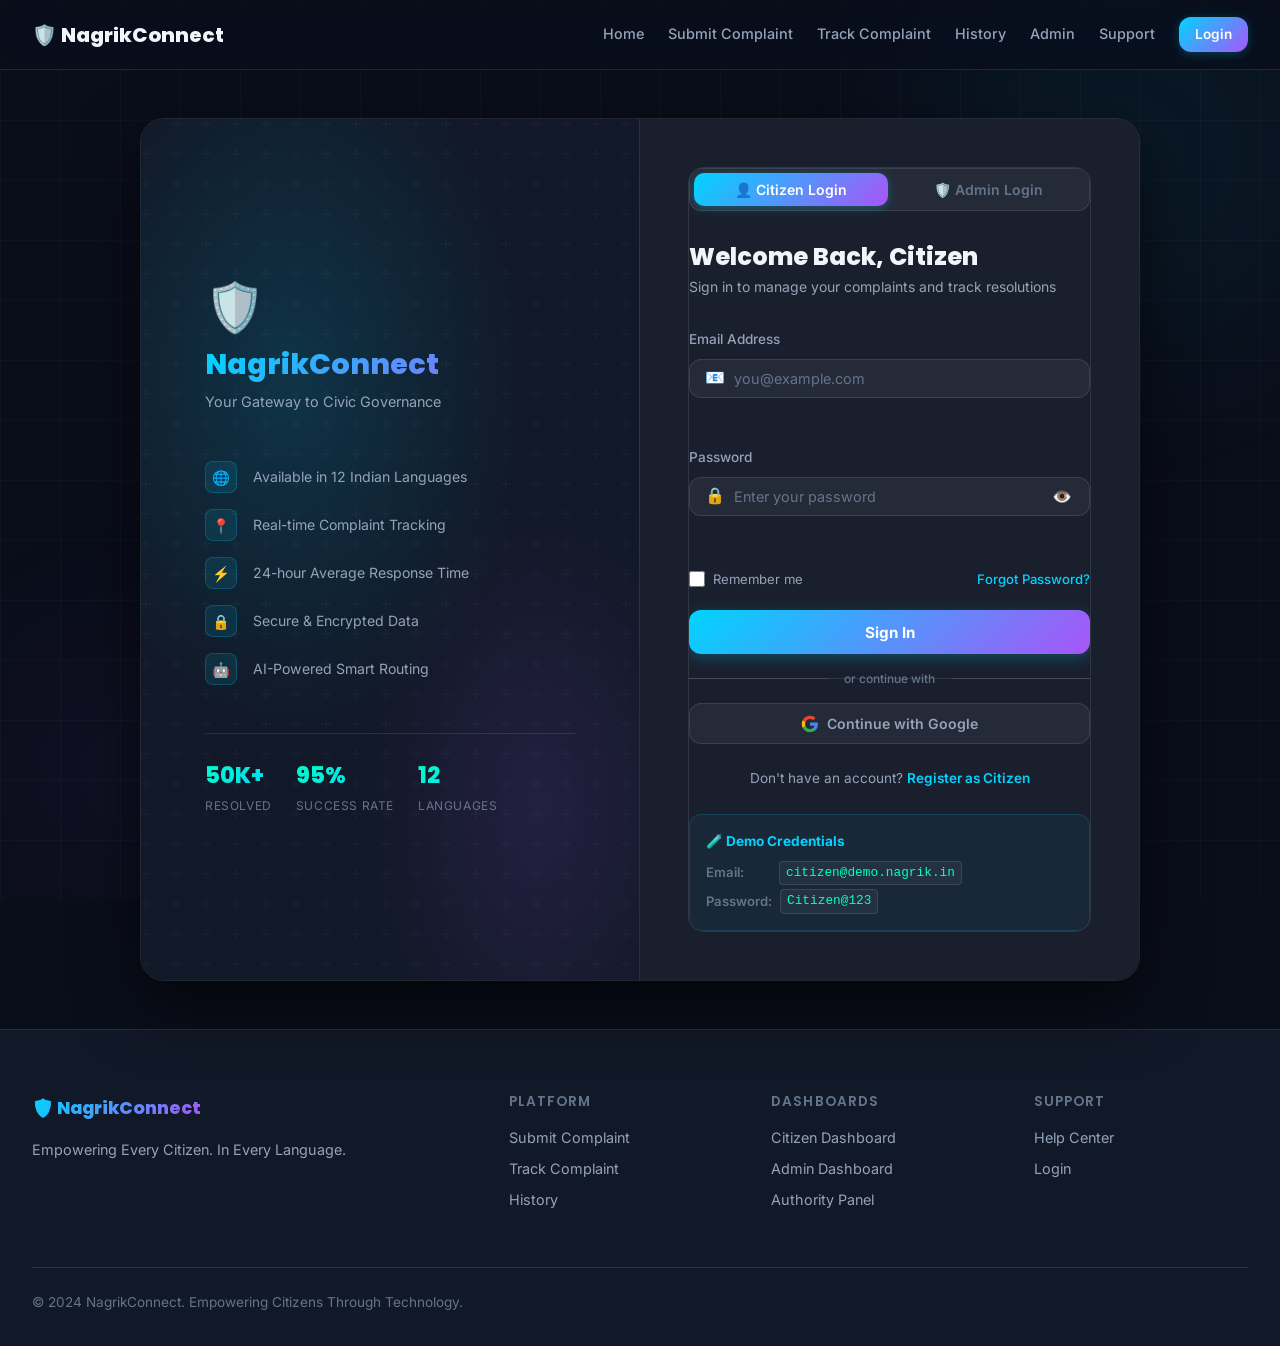
<file: login.html>
<!DOCTYPE html>
<html lang="en">
<head>
  <meta charset="UTF-8" />
  <meta name="viewport" content="width=device-width, initial-scale=1.0" />
  <meta name="description" content="Login to NagrikConnect — Access your citizen or admin account to manage civic complaints." />
  <title>Login — NagrikConnect</title>
  <link href="https://fonts.googleapis.com/css2?family=Inter:wght@300;400;500;600;700;800;900&family=Poppins:wght@300;400;500;600;700;800&display=swap" rel="stylesheet" />
  <link rel="stylesheet" href="css/style.css" />
  <link rel="stylesheet" href="css/login.css" />
</head>
<body class="login-page">

  <!-- NAVBAR -->
  <nav class="navbar" id="navbar">
    <div class="nav-container">
      <a href="index.html" class="nav-logo">🛡️ NagrikConnect</a>
      <div class="nav-links" id="navLinks">
        <a href="index.html" class="nav-link">Home</a>
        <a href="complaint-submission.html" class="nav-link">Submit Complaint</a>
        <a href="complaint-tracking.html" class="nav-link">Track Complaint</a>
        <a href="complaint-history.html" class="nav-link">History</a>
        <a href="admin-dashboard.html" class="nav-link">Admin</a>
        <a href="support.html" class="nav-link">Support</a>
        <a href="login.html" class="nav-link btn-nav active">Login</a>
      </div>
      <button class="hamburger" id="hamburger" aria-label="Menu">
        <span></span><span></span><span></span>
      </button>
    </div>
  </nav>

  <!-- ANIMATED BG -->
  <div class="login-bg" aria-hidden="true">
    <div class="bg-orb orb-1"></div>
    <div class="bg-orb orb-2"></div>
    <div class="bg-orb orb-3"></div>
    <div class="bg-grid"></div>
  </div>

  <!-- LOGIN MAIN -->
  <main class="login-main" role="main">
    <div class="login-wrapper">

      <!-- BRANDING SIDE -->
      <aside class="login-branding" aria-label="Platform information">
        <div class="brand-content">
          <div class="brand-logo">🛡️</div>
          <h1 class="brand-title">NagrikConnect</h1>
          <p class="brand-tagline">Your Gateway to Civic Governance</p>
          <ul class="brand-features" aria-label="Platform features">
            <li><span class="bf-icon">🌐</span> Available in 12 Indian Languages</li>
            <li><span class="bf-icon">📍</span> Real-time Complaint Tracking</li>
            <li><span class="bf-icon">⚡</span> 24-hour Average Response Time</li>
            <li><span class="bf-icon">🔒</span> Secure &amp; Encrypted Data</li>
            <li><span class="bf-icon">🤖</span> AI-Powered Smart Routing</li>
          </ul>
          <div class="brand-stat-row">
            <div class="brand-stat">
              <span class="bs-num">50K+</span>
              <span class="bs-lbl">Resolved</span>
            </div>
            <div class="brand-stat">
              <span class="bs-num">95%</span>
              <span class="bs-lbl">Success Rate</span>
            </div>
            <div class="brand-stat">
              <span class="bs-num">12</span>
              <span class="bs-lbl">Languages</span>
            </div>
          </div>
        </div>
      </aside>

      <!-- LOGIN CARD -->
      <section class="login-card-section" aria-label="Login form">
        <div class="login-card glass-card">

          <!-- TABS -->
          <div class="login-tabs" role="tablist" aria-label="Login type">
            <button
              class="login-tab active"
              id="tab-citizen"
              role="tab"
              aria-selected="true"
              aria-controls="panel-citizen"
              data-tab="citizen"
            >
              👤 Citizen Login
            </button>
            <button
              class="login-tab"
              id="tab-admin"
              role="tab"
              aria-selected="false"
              aria-controls="panel-admin"
              data-tab="admin"
            >
              🛡️ Admin Login
            </button>
          </div>

          <!-- CITIZEN PANEL -->
          <div id="panel-citizen" role="tabpanel" aria-labelledby="tab-citizen" class="tab-panel active">
            <div class="login-header">
              <h2>Welcome Back, Citizen</h2>
              <p>Sign in to manage your complaints and track resolutions</p>
            </div>

            <form class="login-form" id="citizenLoginForm" novalidate aria-label="Citizen login form">
              <div class="form-group">
                <label for="citizenEmail" class="form-label">Email Address</label>
                <div class="input-wrapper">
                  <span class="input-icon">📧</span>
                  <input
                    type="email"
                    id="citizenEmail"
                    name="email"
                    class="form-input"
                    placeholder="you@example.com"
                    autocomplete="email"
                    required
                    aria-required="true"
                    aria-describedby="citizenEmailError"
                  />
                </div>
                <span class="field-error" id="citizenEmailError" role="alert" aria-live="polite"></span>
              </div>

              <div class="form-group">
                <label for="citizenPassword" class="form-label">Password</label>
                <div class="input-wrapper">
                  <span class="input-icon">🔒</span>
                  <input
                    type="password"
                    id="citizenPassword"
                    name="password"
                    class="form-input"
                    placeholder="Enter your password"
                    autocomplete="current-password"
                    required
                    aria-required="true"
                    aria-describedby="citizenPasswordError"
                  />
                  <button type="button" class="toggle-password" aria-label="Show/hide password" data-target="citizenPassword">👁️</button>
                </div>
                <span class="field-error" id="citizenPasswordError" role="alert" aria-live="polite"></span>
              </div>

              <div class="form-row-inline">
                <label class="checkbox-label">
                  <input type="checkbox" id="rememberMe" name="rememberMe" />
                  <span class="checkmark"></span>
                  Remember me
                </label>
                <a href="#" class="forgot-link">Forgot Password?</a>
              </div>

              <button type="submit" class="btn btn-primary btn-full login-btn" aria-label="Sign in as citizen">
                <span class="btn-text">Sign In</span>
                <span class="btn-loader" aria-hidden="true" hidden>⏳</span>
              </button>

              <div class="divider"><span>or continue with</span></div>

              <button type="button" class="btn btn-google btn-full" aria-label="Sign in with Google">
                <svg class="google-icon" width="18" height="18" viewBox="0 0 24 24" aria-hidden="true">
                  <path fill="#4285F4" d="M22.56 12.25c0-.78-.07-1.53-.2-2.25H12v4.26h5.92c-.26 1.37-1.04 2.53-2.21 3.31v2.77h3.57c2.08-1.92 3.28-4.74 3.28-8.09z"/>
                  <path fill="#34A853" d="M12 23c2.97 0 5.46-.98 7.28-2.66l-3.57-2.77c-.98.66-2.23 1.06-3.71 1.06-2.86 0-5.29-1.93-6.16-4.53H2.18v2.84C3.99 20.53 7.7 23 12 23z"/>
                  <path fill="#FBBC05" d="M5.84 14.09c-.22-.66-.35-1.36-.35-2.09s.13-1.43.35-2.09V7.07H2.18C1.43 8.55 1 10.22 1 12s.43 3.45 1.18 4.93l2.85-2.22.81-.62z"/>
                  <path fill="#EA4335" d="M12 5.38c1.62 0 3.06.56 4.21 1.64l3.15-3.15C17.45 2.09 14.97 1 12 1 7.7 1 3.99 3.47 2.18 7.07l3.66 2.84c.87-2.6 3.3-4.53 6.16-4.53z"/>
                </svg>
                Continue with Google
              </button>

              <p class="register-prompt">
                Don't have an account? <a href="#" class="register-link">Register as Citizen</a>
              </p>
            </form>

            <div class="demo-credentials" aria-label="Demo credentials">
              <div class="demo-header">🧪 Demo Credentials</div>
              <div class="demo-row"><span class="demo-key">Email:</span><code>citizen@demo.nagrik.in</code></div>
              <div class="demo-row"><span class="demo-key">Password:</span><code>Citizen@123</code></div>
            </div>
          </div>

          <!-- ADMIN PANEL -->
          <div id="panel-admin" role="tabpanel" aria-labelledby="tab-admin" class="tab-panel" hidden>
            <div class="login-header">
              <h2>Admin Access Portal</h2>
              <p>Authorised government officials only — secure login required</p>
            </div>

            <form class="login-form" id="adminLoginForm" novalidate aria-label="Admin login form">
              <div class="form-group">
                <label for="adminEmail" class="form-label">Official Email Address</label>
                <div class="input-wrapper">
                  <span class="input-icon">📧</span>
                  <input
                    type="email"
                    id="adminEmail"
                    name="email"
                    class="form-input"
                    placeholder="admin@gov.in"
                    autocomplete="email"
                    required
                    aria-required="true"
                    aria-describedby="adminEmailError"
                  />
                </div>
                <span class="field-error" id="adminEmailError" role="alert" aria-live="polite"></span>
              </div>

              <div class="form-group">
                <label for="adminPassword" class="form-label">Password</label>
                <div class="input-wrapper">
                  <span class="input-icon">🔒</span>
                  <input
                    type="password"
                    id="adminPassword"
                    name="password"
                    class="form-input"
                    placeholder="Enter secure password"
                    autocomplete="current-password"
                    required
                    aria-required="true"
                    aria-describedby="adminPasswordError"
                  />
                  <button type="button" class="toggle-password" aria-label="Show/hide password" data-target="adminPassword">👁️</button>
                </div>
                <span class="field-error" id="adminPasswordError" role="alert" aria-live="polite"></span>
              </div>

              <div class="form-group">
                <label for="adminOtp" class="form-label">OTP Verification <span class="optional-tag">(2FA)</span></label>
                <div class="input-wrapper otp-wrapper">
                  <span class="input-icon">🔢</span>
                  <input
                    type="text"
                    id="adminOtp"
                    name="otp"
                    class="form-input"
                    placeholder="6-digit OTP"
                    maxlength="6"
                    inputmode="numeric"
                    pattern="[0-9]{6}"
                    autocomplete="one-time-code"
                    aria-describedby="adminOtpError"
                  />
                  <button type="button" class="send-otp-btn" aria-label="Send OTP to registered mobile">Send OTP</button>
                </div>
                <span class="field-error" id="adminOtpError" role="alert" aria-live="polite"></span>
              </div>

              <button type="submit" class="btn btn-primary btn-full login-btn admin-login-btn" aria-label="Sign in as admin">
                <span class="btn-text">🛡️ Secure Admin Login</span>
                <span class="btn-loader" aria-hidden="true" hidden>⏳</span>
              </button>

              <p class="admin-note">
                🔒 This portal is monitored. Unauthorised access is a criminal offence under IT Act 2000, Section 43 &amp; 66.
              </p>
            </form>

            <div class="demo-credentials" aria-label="Admin demo credentials">
              <div class="demo-header">🧪 Demo Admin Credentials</div>
              <div class="demo-row"><span class="demo-key">Email:</span><code>admin@demo.nagrik.in</code></div>
              <div class="demo-row"><span class="demo-key">Password:</span><code>Admin@Secure123</code></div>
              <div class="demo-row"><span class="demo-key">OTP:</span><code>123456</code></div>
            </div>
          </div>

        </div>
      </section>
    </div>
  </main>

  <!-- FOOTER -->
  <footer class="footer">
    <div class="footer-content">
      <div class="footer-brand">
        <span class="footer-logo">🛡️ NagrikConnect</span>
        <p>Empowering Every Citizen. In Every Language.</p>
      </div>
      <div class="footer-links">
        <div class="footer-col">
          <h4>Platform</h4>
          <a href="complaint-submission.html">Submit Complaint</a>
          <a href="complaint-tracking.html">Track Complaint</a>
          <a href="complaint-history.html">History</a>
        </div>
        <div class="footer-col">
          <h4>Dashboards</h4>
          <a href="citizen-dashboard.html">Citizen Dashboard</a>
          <a href="admin-dashboard.html">Admin Dashboard</a>
          <a href="authority-assignment.html">Authority Panel</a>
        </div>
        <div class="footer-col">
          <h4>Support</h4>
          <a href="support.html">Help Center</a>
          <a href="login.html">Login</a>
        </div>
      </div>
    </div>
    <div class="footer-bottom">
      <p>&copy; 2024 NagrikConnect. Empowering Citizens Through Technology.</p>
    </div>
  </footer>

  <script src="js/main.js"></script>
  <script src="js/login.js"></script>
</body>
</html>
</file>
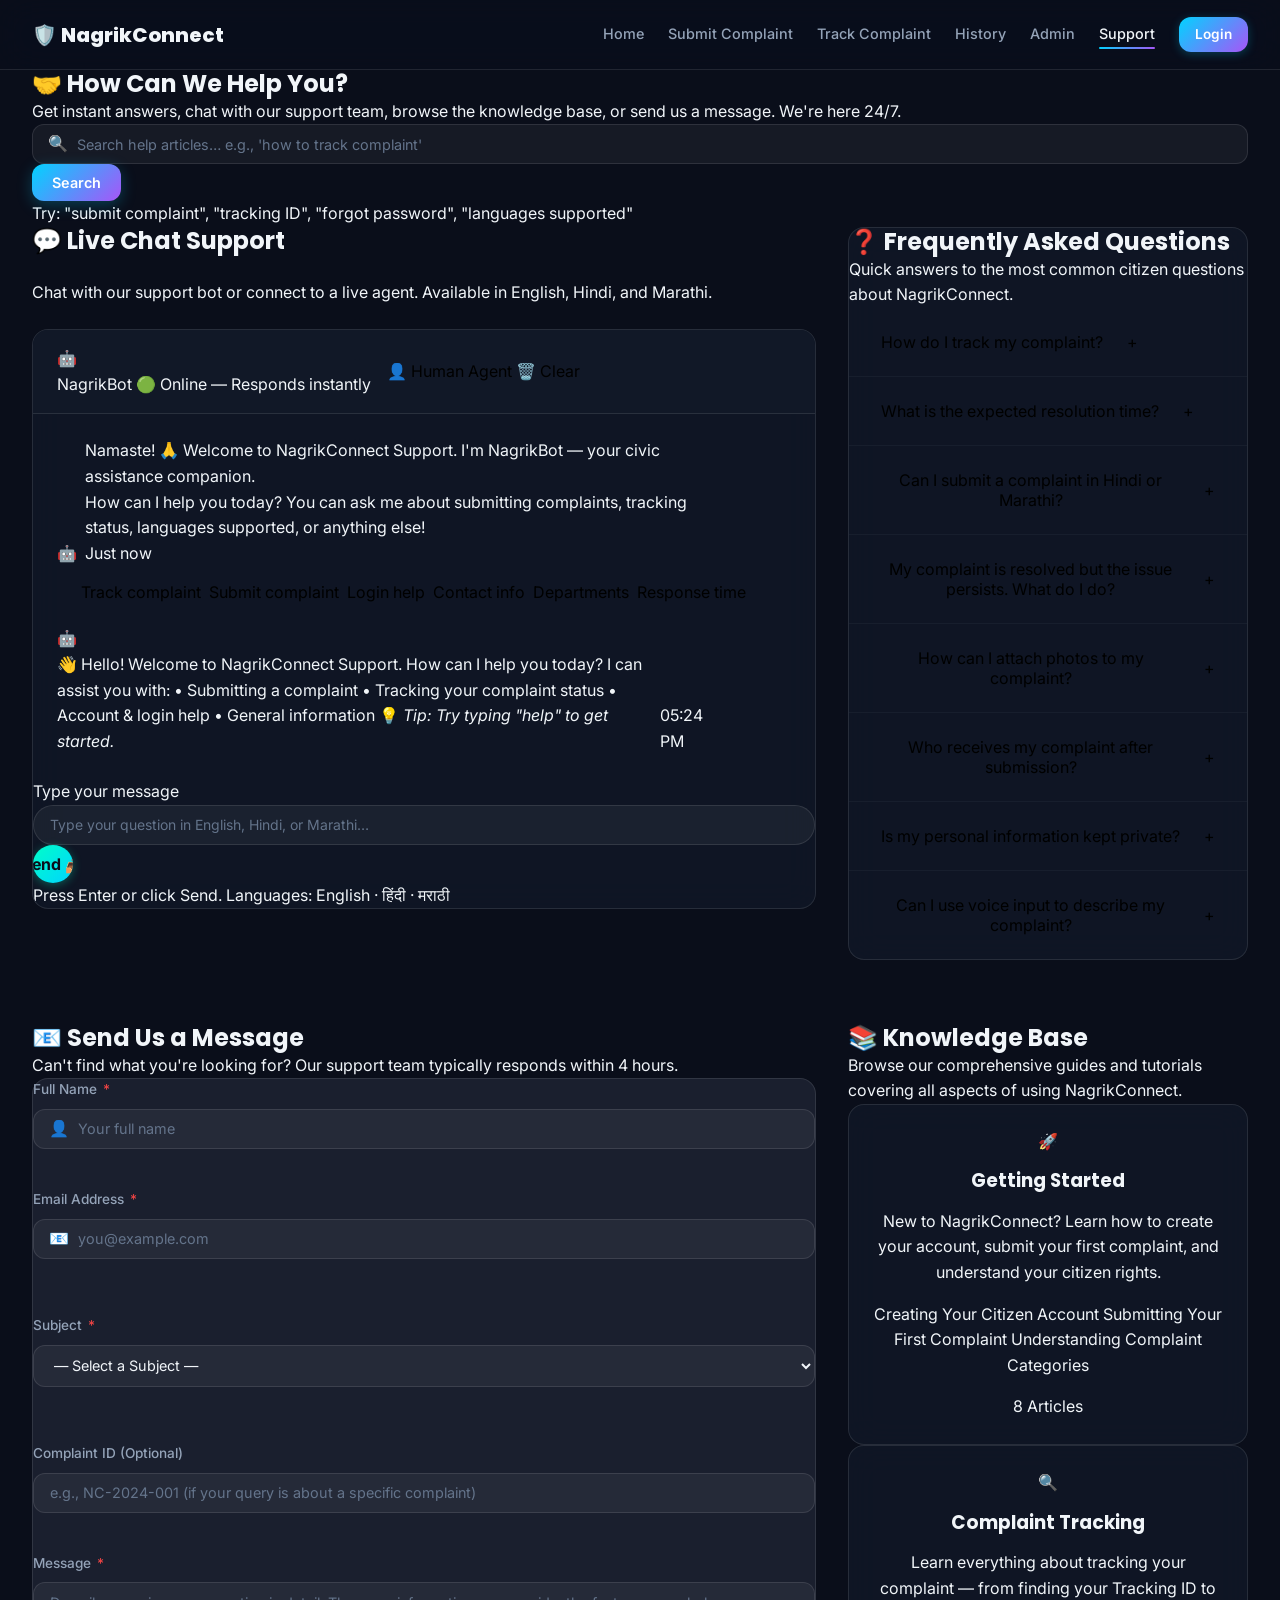
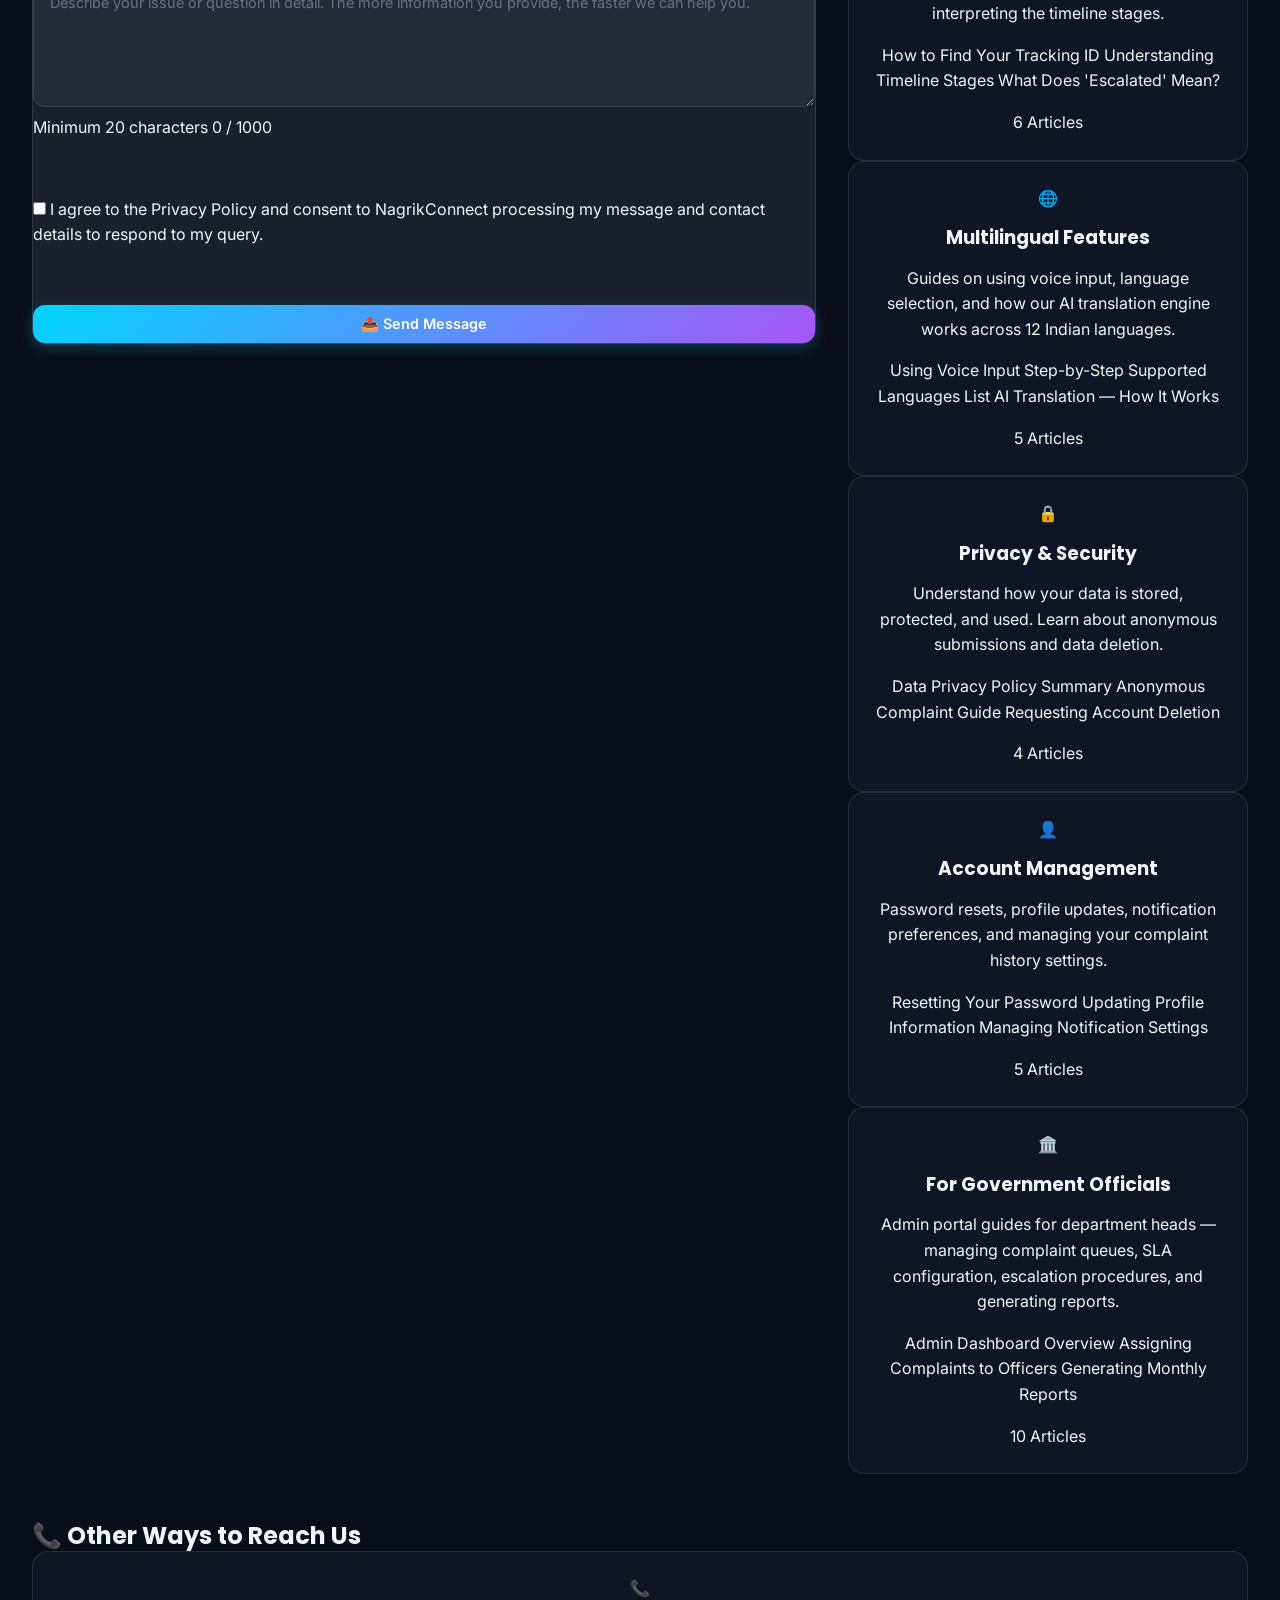
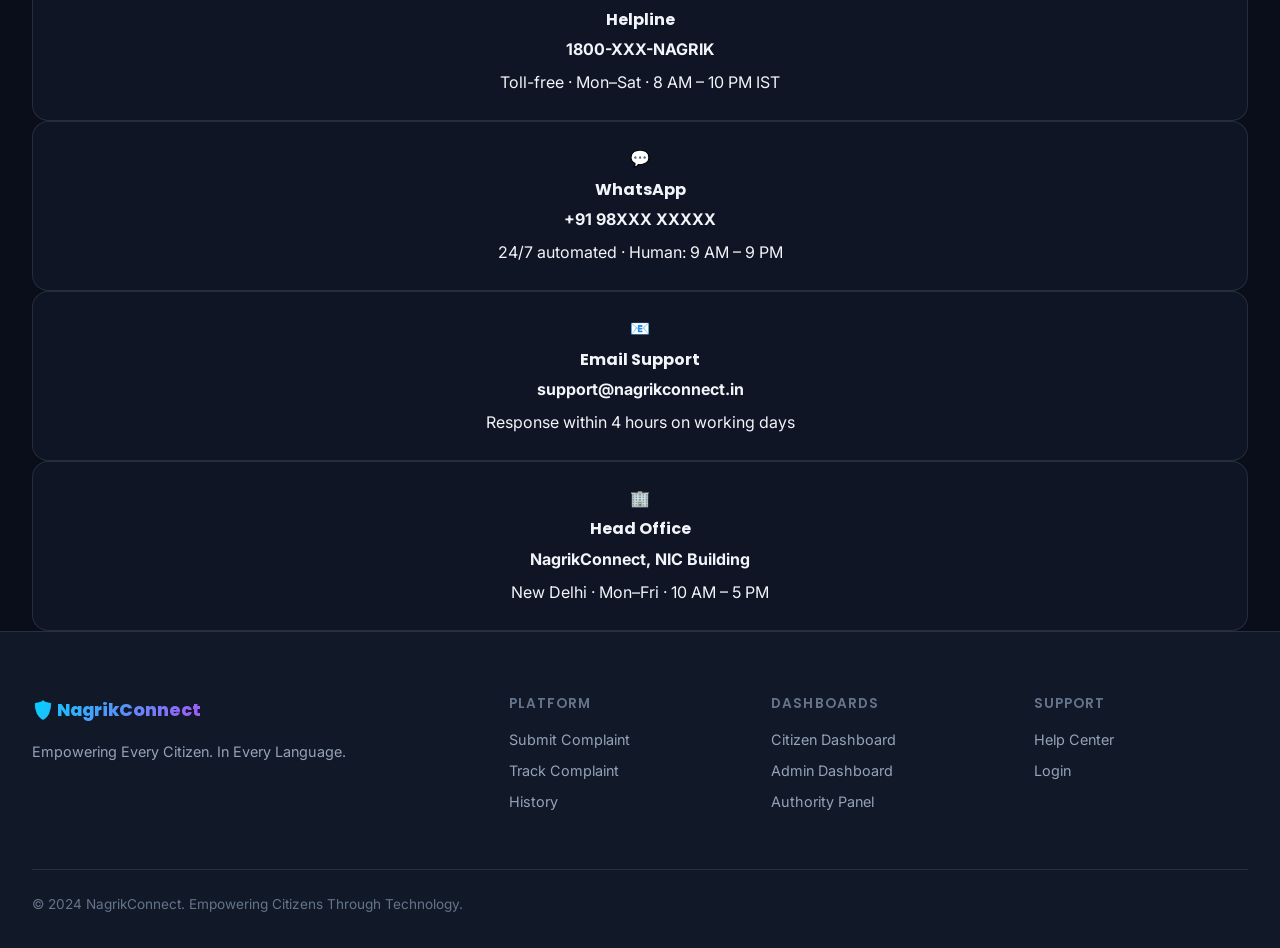
<file: support.html>
<!DOCTYPE html>
<html lang="en">
<head>
  <meta charset="UTF-8" />
  <meta name="viewport" content="width=device-width, initial-scale=1.0" />
  <meta name="description" content="NagrikConnect Help Center — Live chat support, FAQ, knowledge base and contact form for civic complaint assistance." />
  <title>Support &amp; Help Center — NagrikConnect</title>
  <link href="https://fonts.googleapis.com/css2?family=Inter:wght@300;400;500;600;700;800;900&family=Poppins:wght@300;400;500;600;700;800&display=swap" rel="stylesheet" />
  <link rel="stylesheet" href="css/style.css" />
  <link rel="stylesheet" href="css/support.css" />
</head>
<body class="support-page">

  <!-- NAVBAR -->
  <nav class="navbar" id="navbar">
    <div class="nav-container">
      <a href="index.html" class="nav-logo">🛡️ NagrikConnect</a>
      <div class="nav-links" id="navLinks">
        <a href="index.html" class="nav-link">Home</a>
        <a href="complaint-submission.html" class="nav-link">Submit Complaint</a>
        <a href="complaint-tracking.html" class="nav-link">Track Complaint</a>
        <a href="complaint-history.html" class="nav-link">History</a>
        <a href="admin-dashboard.html" class="nav-link">Admin</a>
        <a href="support.html" class="nav-link active">Support</a>
        <a href="login.html" class="nav-link btn-nav">Login</a>
      </div>
      <button class="hamburger" id="hamburger" aria-label="Menu">
        <span></span><span></span><span></span>
      </button>
    </div>
  </nav>

  <main class="support-main" role="main">

    <!-- SUPPORT HERO -->
    <section class="support-hero" aria-label="Support page hero">
      <div class="container">
        <h1>🤝 How Can We Help You?</h1>
        <p class="support-hero-desc">Get instant answers, chat with our support team, browse the knowledge base, or send us a message. We're here 24/7.</p>
        <div class="support-hero-search" role="search">
          <div class="input-wrapper hero-search-wrapper">
            <span class="input-icon">🔍</span>
            <input
              type="search"
              id="supportSearch"
              class="form-input support-search-input"
              placeholder="Search help articles… e.g., 'how to track complaint'"
              aria-label="Search help articles"
              aria-describedby="supportSearchHint"
            />
          </div>
          <button class="btn btn-primary" id="supportSearchBtn" aria-label="Search support articles">Search</button>
        </div>
        <p class="field-hint" id="supportSearchHint">Try: "submit complaint", "tracking ID", "forgot password", "languages supported"</p>
      </div>
    </section>

    <div class="support-grid container">

      <!-- ===== CHAT SECTION ===== -->
      <section class="support-section chat-section" aria-label="Live chat support">
        <h2 class="support-section-title">💬 Live Chat Support</h2>
        <p class="support-section-desc">Chat with our support bot or connect to a live agent. Available in English, Hindi, and Marathi.</p>

        <div class="chat-widget glass-card" role="region" aria-label="Chat window">
          <div class="chat-header">
            <div class="chat-agent">
              <div class="agent-avatar" aria-hidden="true">🤖</div>
              <div class="agent-info">
                <span class="agent-name">NagrikBot</span>
                <span class="agent-status">🟢 Online — Responds instantly</span>
              </div>
            </div>
            <div class="chat-actions">
              <button class="chat-action-btn" id="requestHumanBtn" aria-label="Request a human support agent">👤 Human Agent</button>
              <button class="chat-action-btn" id="clearChatBtn" aria-label="Clear chat history">🗑️ Clear</button>
            </div>
          </div>

          <div class="chat-messages" id="chatMessages" role="log" aria-live="polite" aria-label="Chat messages">
            <div class="chat-msg bot-msg" aria-label="Bot message">
              <div class="msg-avatar" aria-hidden="true">🤖</div>
              <div class="msg-bubble">
                <p>Namaste! 🙏 Welcome to NagrikConnect Support. I'm NagrikBot — your civic assistance companion.</p>
                <p>How can I help you today? You can ask me about submitting complaints, tracking status, languages supported, or anything else!</p>
                <time class="msg-time" datetime="2024-12-13T10:00">Just now</time>
              </div>
            </div>
            <div class="chat-quick-replies" id="quickReplies" aria-label="Quick reply suggestions">
              <button class="quick-reply-chip" data-msg="How do I submit a complaint?" aria-label="Quick reply: How do I submit a complaint?">📝 How to submit?</button>
              <button class="quick-reply-chip" data-msg="How do I track my complaint?" aria-label="Quick reply: How to track a complaint?">🔍 Track complaint</button>
              <button class="quick-reply-chip" data-msg="What languages are supported?" aria-label="Quick reply: Languages supported">🌐 Languages?</button>
              <button class="quick-reply-chip" data-msg="I forgot my password" aria-label="Quick reply: Forgot password">🔒 Forgot password</button>
              <button class="quick-reply-chip" data-msg="How long does resolution take?" aria-label="Quick reply: Resolution time">⏱️ Response time?</button>
            </div>
          </div>

          <div class="chat-input-area">
            <div class="chat-input-row">
              <label for="chatInput" class="sr-only">Type your message</label>
              <input
                type="text"
                id="chatInput"
                class="form-input chat-input"
                placeholder="Type your question in English, Hindi, or Marathi…"
                aria-label="Type a message to support"
                aria-describedby="chatInputHint"
                maxlength="500"
                autocomplete="off"
              />
              <button class="btn btn-primary chat-send-btn" id="chatSendBtn" aria-label="Send message">Send 📤</button>
            </div>
            <p class="field-hint" id="chatInputHint">Press Enter or click Send. Languages: English · हिंदी · मराठी</p>
          </div>
        </div>
      </section>

      <!-- ===== FAQ SECTION ===== -->
      <section class="support-section faq-section" aria-label="Frequently asked questions">
        <h2 class="support-section-title">❓ Frequently Asked Questions</h2>
        <p class="support-section-desc">Quick answers to the most common citizen questions about NagrikConnect.</p>

        <div class="faq-list" id="faqList" role="list">

          <div class="faq-item" role="listitem">
            <button
              class="faq-question"
              aria-expanded="false"
              aria-controls="faq-1-answer"
              id="faq-1-btn"
            >
              <span>How do I submit a civic complaint on NagrikConnect?</span>
              <span class="faq-icon" aria-hidden="true">+</span>
            </button>
            <div id="faq-1-answer" class="faq-answer" role="region" aria-labelledby="faq-1-btn" hidden>
              <p>Submitting a complaint is simple and takes less than 2 minutes:</p>
              <ol>
                <li>Click <strong>Submit Complaint</strong> from any page</li>
                <li>Fill in Step 1: Enter a title, select the category (e.g., Sanitation, Noise), describe the issue, and set the priority</li>
                <li>In Step 2: Upload photos as evidence and enter the exact location</li>
                <li>Review your complaint in Step 3 and click <strong>Submit</strong></li>
                <li>You will receive a unique Tracking ID via SMS and on screen</li>
              </ol>
              <p>You can also use <strong>Voice Input</strong> to speak your complaint instead of typing it.</p>
            </div>
          </div>

          <div class="faq-item" role="listitem">
            <button
              class="faq-question"
              aria-expanded="false"
              aria-controls="faq-2-answer"
              id="faq-2-btn"
            >
              <span>What is a Tracking ID and how do I use it?</span>
              <span class="faq-icon" aria-hidden="true">+</span>
            </button>
            <div id="faq-2-answer" class="faq-answer" role="region" aria-labelledby="faq-2-btn" hidden>
              <p>When you submit a complaint, NagrikConnect automatically generates a unique <strong>Tracking ID</strong> in the format <code>NC-YYYY-XXX</code> (e.g., NC-2024-001). This ID is sent to your registered mobile number via SMS.</p>
              <p>To track your complaint:</p>
              <ol>
                <li>Go to <a href="complaint-tracking.html">Track Complaint</a></li>
                <li>Enter your Tracking ID in the search box</li>
                <li>Click <strong>Track Now</strong> to see the full resolution timeline</li>
              </ol>
              <p>You do not need to be logged in to track a complaint — just your Tracking ID is sufficient.</p>
            </div>
          </div>

          <div class="faq-item" role="listitem">
            <button
              class="faq-question"
              aria-expanded="false"
              aria-controls="faq-3-answer"
              id="faq-3-btn"
            >
              <span>Which Indian languages does NagrikConnect support?</span>
              <span class="faq-icon" aria-hidden="true">+</span>
            </button>
            <div id="faq-3-answer" class="faq-answer" role="region" aria-labelledby="faq-3-btn" hidden>
              <p>NagrikConnect currently supports <strong>12 Indian languages</strong>:</p>
              <ul>
                <li>🇬🇧 English</li>
                <li>🇮🇳 Hindi (हिंदी)</li>
                <li>Marathi (मराठी)</li>
                <li>Tamil (தமிழ்)</li>
                <li>Telugu (తెలుగు)</li>
                <li>Bengali (বাংলা)</li>
                <li>Gujarati (ગુજરાતી)</li>
                <li>Kannada (ಕನ್ನಡ)</li>
                <li>Malayalam (മലയാളം)</li>
                <li>Punjabi (ਪੰਜਾਬੀ)</li>
                <li>Urdu (اردو)</li>
                <li>Odia (ଓଡ଼ିଆ)</li>
              </ul>
              <p>You can submit complaints by voice in any of these languages and the AI will auto-translate them for the handling department.</p>
            </div>
          </div>

          <div class="faq-item" role="listitem">
            <button
              class="faq-question"
              aria-expanded="false"
              aria-controls="faq-4-answer"
              id="faq-4-btn"
            >
              <span>How long does it take for my complaint to be resolved?</span>
              <span class="faq-icon" aria-hidden="true">+</span>
            </button>
            <div id="faq-4-answer" class="faq-answer" role="region" aria-labelledby="faq-4-btn" hidden>
              <p>Resolution time depends on the <strong>priority</strong> and <strong>category</strong> of the complaint:</p>
              <ul>
                <li>🔴 <strong>Critical</strong> (e.g., sewage overflow, water main break): <strong>24–48 hours</strong></li>
                <li>🟠 <strong>High</strong> (e.g., pothole causing accidents, power outage): <strong>3–5 days</strong></li>
                <li>🟡 <strong>Medium</strong> (e.g., broken streetlight, noise): <strong>5–7 days</strong></li>
                <li>🟢 <strong>Low</strong> (e.g., park bench damage): <strong>7–14 days</strong></li>
              </ul>
              <p>If a complaint is not resolved within its SLA, it is <strong>automatically escalated</strong> to a higher authority. The average resolution time across all categories is <strong>under 24 hours</strong> for acknowledged complaints.</p>
            </div>
          </div>

          <div class="faq-item" role="listitem">
            <button
              class="faq-question"
              aria-expanded="false"
              aria-controls="faq-5-answer"
              id="faq-5-btn"
            >
              <span>Can I submit a complaint anonymously?</span>
              <span class="faq-icon" aria-hidden="true">+</span>
            </button>
            <div id="faq-5-answer" class="faq-answer" role="region" aria-labelledby="faq-5-btn" hidden>
              <p>Yes. In Step 2 of the complaint submission form, you will find a checkbox labelled <strong>"Submit Anonymously"</strong>. When selected, your personal details (name, phone number, email) will not be shared with any government authority or officer.</p>
              <p>However, we recommend providing contact information so that you can receive status updates and be notified when your complaint is resolved. Your information is always stored securely and is never shared publicly.</p>
            </div>
          </div>

          <div class="faq-item" role="listitem">
            <button
              class="faq-question"
              aria-expanded="false"
              aria-controls="faq-6-answer"
              id="faq-6-btn"
            >
              <span>What happens if authorities ignore my complaint?</span>
              <span class="faq-icon" aria-hidden="true">+</span>
            </button>
            <div id="faq-6-answer" class="faq-answer" role="region" aria-labelledby="faq-6-btn" hidden>
              <p>NagrikConnect has an automatic <strong>Smart Escalation System</strong> that monitors all complaints:</p>
              <ol>
                <li><strong>Day 1:</strong> Complaint submitted and assigned to local ward office</li>
                <li><strong>SLA Deadline:</strong> If not resolved by deadline, automatic escalation to Municipal Commissioner</li>
                <li><strong>+3 Days:</strong> Further escalation to District Collector if still unresolved</li>
                <li><strong>+7 Days:</strong> Escalation to State-level Urban Development Ministry</li>
              </ol>
              <p>You will receive an SMS notification at each escalation stage. All escalations are logged publicly for accountability.</p>
            </div>
          </div>

          <div class="faq-item" role="listitem">
            <button
              class="faq-question"
              aria-expanded="false"
              aria-controls="faq-7-answer"
              id="faq-7-btn"
            >
              <span>How does Voice Input work for illiterate citizens?</span>
              <span class="faq-icon" aria-hidden="true">+</span>
            </button>
            <div id="faq-7-answer" class="faq-answer" role="region" aria-labelledby="faq-7-btn" hidden>
              <p>The Voice Input feature is specifically designed for citizens who cannot read or write easily. Here's how it works:</p>
              <ol>
                <li>On the complaint submission page, select your preferred <strong>language</strong> from the dropdown</li>
                <li>Click the <strong>🎤 Voice Input</strong> button next to the description field</li>
                <li>A microphone will activate — speak clearly about the issue in your language</li>
                <li>The system transcribes your speech to text automatically</li>
                <li>Review the transcribed text and make corrections if needed</li>
                <li>Submit the form as normal</li>
              </ol>
              <p>Voice input works on any modern smartphone — no app download required. It works entirely in the browser.</p>
            </div>
          </div>

          <div class="faq-item" role="listitem">
            <button
              class="faq-question"
              aria-expanded="false"
              aria-controls="faq-8-answer"
              id="faq-8-btn"
            >
              <span>Is my personal data safe on NagrikConnect?</span>
              <span class="faq-icon" aria-hidden="true">+</span>
            </button>
            <div id="faq-8-answer" class="faq-answer" role="region" aria-labelledby="faq-8-btn" hidden>
              <p>Yes. NagrikConnect takes data privacy very seriously. Here's how your data is protected:</p>
              <ul>
                <li>🔒 All data is <strong>encrypted in transit and at rest</strong> (AES-256 / TLS 1.3)</li>
                <li>🏛️ Hosted on <strong>NIC (National Informatics Centre) servers</strong> within India</li>
                <li>📋 Compliant with the <strong>Digital Personal Data Protection Act, 2023</strong></li>
                <li>🔐 Personal contact details are never shared publicly or with third parties</li>
                <li>🗑️ You can request deletion of your account and all data at any time</li>
              </ul>
              <p>Complaint details (without personal info) may be shared with relevant government departments for resolution purposes only.</p>
            </div>
          </div>

        </div>
      </section>

      <!-- ===== CONTACT FORM ===== -->
      <section class="support-section contact-section" aria-label="Contact support form">
        <h2 class="support-section-title">📧 Send Us a Message</h2>
        <p class="support-section-desc">Can't find what you're looking for? Our support team typically responds within 4 hours.</p>

        <div class="contact-form-card glass-card">
          <form class="contact-form" id="contactForm" novalidate aria-label="Contact support form">

            <div class="form-row-2">
              <div class="form-group">
                <label for="supportContactName" class="form-label">Full Name <span class="required" aria-hidden="true">*</span></label>
                <div class="input-wrapper">
                  <span class="input-icon">👤</span>
                  <input
                    type="text"
                    id="supportContactName"
                    name="name"
                    class="form-input"
                    placeholder="Your full name"
                    required
                    aria-required="true"
                    aria-describedby="contactNameError"
                  />
                </div>
                <span class="field-error" id="contactNameError" role="alert" aria-live="polite"></span>
              </div>
              <div class="form-group">
                <label for="contactEmailSupport" class="form-label">Email Address <span class="required" aria-hidden="true">*</span></label>
                <div class="input-wrapper">
                  <span class="input-icon">📧</span>
                  <input
                    type="email"
                    id="contactEmailSupport"
                    name="email"
                    class="form-input"
                    placeholder="you@example.com"
                    required
                    aria-required="true"
                    aria-describedby="contactEmailError"
                  />
                </div>
                <span class="field-error" id="contactEmailError" role="alert" aria-live="polite"></span>
              </div>
            </div>

            <div class="form-group">
              <label for="contactSubject" class="form-label">Subject <span class="required" aria-hidden="true">*</span></label>
              <select
                id="contactSubject"
                name="subject"
                class="form-input form-select"
                required
                aria-required="true"
                aria-describedby="subjectError"
              >
                <option value="">— Select a Subject —</option>
                <option value="complaint-status">Complaint Status Inquiry</option>
                <option value="lost-id">Lost / Forgotten Tracking ID</option>
                <option value="technical">Technical Issue with Website</option>
                <option value="language">Language Support Request</option>
                <option value="account">Account / Login Issue</option>
                <option value="escalation">Request Manual Escalation</option>
                <option value="feedback">General Feedback or Suggestion</option>
                <option value="media">Media / Press Inquiry</option>
                <option value="other">Other</option>
              </select>
              <span class="field-error" id="subjectError" role="alert" aria-live="polite"></span>
            </div>

            <div class="form-group">
              <label for="contactComplaintId" class="form-label">Complaint ID <span class="optional-tag">(Optional)</span></label>
              <input
                type="text"
                id="contactComplaintId"
                name="complaintId"
                class="form-input"
                placeholder="e.g., NC-2024-001 (if your query is about a specific complaint)"
                aria-label="Related complaint tracking ID"
                pattern="NC-\d{4}-\d{3}"
              />
            </div>

            <div class="form-group">
              <label for="contactMessage" class="form-label">Message <span class="required" aria-hidden="true">*</span></label>
              <textarea
                id="contactMessage"
                name="message"
                class="form-input"
                rows="6"
                placeholder="Describe your issue or question in detail. The more information you provide, the faster we can help you."
                required
                aria-required="true"
                aria-describedby="messageError messageHelp"
                maxlength="1000"
              ></textarea>
              <div class="desc-footer-row">
                <span class="field-hint" id="messageHelp">Minimum 20 characters</span>
                <span class="char-count" id="contactCharCount" aria-live="polite">0 / 1000</span>
              </div>
              <span class="field-error" id="messageError" role="alert" aria-live="polite"></span>
            </div>

            <div class="form-group">
              <label class="checkbox-label">
                <input type="checkbox" name="privacyConsent" id="privacyConsent" required aria-required="true" aria-describedby="privacyError" />
                <span class="checkmark"></span>
                I agree to the <a href="#" class="inline-link">Privacy Policy</a> and consent to NagrikConnect processing my message and contact details to respond to my query.
              </label>
              <span class="field-error" id="privacyError" role="alert" aria-live="polite"></span>
            </div>

            <button type="submit" class="btn btn-primary btn-full" id="contactSubmitBtn" aria-label="Send message to support team">
              📤 Send Message
            </button>

          </form>

          <!-- SUCCESS MESSAGE -->
          <div class="contact-success" id="contactSuccess" hidden aria-live="polite" role="status">
            <div class="success-icon" aria-hidden="true">✅</div>
            <h3>Message Sent Successfully!</h3>
            <p>Our support team will respond to your email (<strong id="confirmedEmail"></strong>) within 4 hours during business hours (9 AM – 8 PM IST, Mon–Sat).</p>
            <p>Reference ID: <strong id="contactRefId"></strong></p>
          </div>
        </div>
      </section>

      <!-- ===== KNOWLEDGE BASE ===== -->
      <section class="support-section kb-section" aria-label="Knowledge base categories">
        <h2 class="support-section-title">📚 Knowledge Base</h2>
        <p class="support-section-desc">Browse our comprehensive guides and tutorials covering all aspects of using NagrikConnect.</p>

        <div class="kb-cards-grid">

          <article class="kb-card glass-card" aria-label="Getting Started knowledge base category">
            <div class="kb-icon">🚀</div>
            <h3>Getting Started</h3>
            <p>New to NagrikConnect? Learn how to create your account, submit your first complaint, and understand your citizen rights.</p>
            <div class="kb-articles">
              <a href="#" class="kb-article-link">Creating Your Citizen Account</a>
              <a href="#" class="kb-article-link">Submitting Your First Complaint</a>
              <a href="#" class="kb-article-link">Understanding Complaint Categories</a>
            </div>
            <span class="kb-count">8 Articles</span>
          </article>

          <article class="kb-card glass-card" aria-label="Complaint Tracking knowledge base category">
            <div class="kb-icon">🔍</div>
            <h3>Complaint Tracking</h3>
            <p>Learn everything about tracking your complaint — from finding your Tracking ID to interpreting the timeline stages.</p>
            <div class="kb-articles">
              <a href="#" class="kb-article-link">How to Find Your Tracking ID</a>
              <a href="#" class="kb-article-link">Understanding Timeline Stages</a>
              <a href="#" class="kb-article-link">What Does 'Escalated' Mean?</a>
            </div>
            <span class="kb-count">6 Articles</span>
          </article>

          <article class="kb-card glass-card" aria-label="Multilingual Features knowledge base category">
            <div class="kb-icon">🌐</div>
            <h3>Multilingual Features</h3>
            <p>Guides on using voice input, language selection, and how our AI translation engine works across 12 Indian languages.</p>
            <div class="kb-articles">
              <a href="#" class="kb-article-link">Using Voice Input Step-by-Step</a>
              <a href="#" class="kb-article-link">Supported Languages List</a>
              <a href="#" class="kb-article-link">AI Translation — How It Works</a>
            </div>
            <span class="kb-count">5 Articles</span>
          </article>

          <article class="kb-card glass-card" aria-label="Privacy and Security knowledge base category">
            <div class="kb-icon">🔒</div>
            <h3>Privacy &amp; Security</h3>
            <p>Understand how your data is stored, protected, and used. Learn about anonymous submissions and data deletion.</p>
            <div class="kb-articles">
              <a href="#" class="kb-article-link">Data Privacy Policy Summary</a>
              <a href="#" class="kb-article-link">Anonymous Complaint Guide</a>
              <a href="#" class="kb-article-link">Requesting Account Deletion</a>
            </div>
            <span class="kb-count">4 Articles</span>
          </article>

          <article class="kb-card glass-card" aria-label="Account Management knowledge base category">
            <div class="kb-icon">👤</div>
            <h3>Account Management</h3>
            <p>Password resets, profile updates, notification preferences, and managing your complaint history settings.</p>
            <div class="kb-articles">
              <a href="#" class="kb-article-link">Resetting Your Password</a>
              <a href="#" class="kb-article-link">Updating Profile Information</a>
              <a href="#" class="kb-article-link">Managing Notification Settings</a>
            </div>
            <span class="kb-count">5 Articles</span>
          </article>

          <article class="kb-card glass-card" aria-label="For Government Officials knowledge base category">
            <div class="kb-icon">🏛️</div>
            <h3>For Government Officials</h3>
            <p>Admin portal guides for department heads — managing complaint queues, SLA configuration, escalation procedures, and generating reports.</p>
            <div class="kb-articles">
              <a href="#" class="kb-article-link">Admin Dashboard Overview</a>
              <a href="#" class="kb-article-link">Assigning Complaints to Officers</a>
              <a href="#" class="kb-article-link">Generating Monthly Reports</a>
            </div>
            <span class="kb-count">10 Articles</span>
          </article>

        </div>
      </section>

    </div>

    <!-- CONTACT CHANNELS STRIP -->
    <section class="contact-channels" aria-label="Alternative contact channels">
      <div class="container">
        <h2 class="section-title-sm">📞 Other Ways to Reach Us</h2>
        <div class="channels-grid">
          <div class="channel-card" aria-label="Phone helpline">
            <span class="channel-icon">📞</span>
            <h4>Helpline</h4>
            <p><strong>1800-XXX-NAGRIK</strong></p>
            <p>Toll-free · Mon–Sat · 8 AM – 10 PM IST</p>
          </div>
          <div class="channel-card" aria-label="WhatsApp support">
            <span class="channel-icon">💬</span>
            <h4>WhatsApp</h4>
            <p><strong>+91 98XXX XXXXX</strong></p>
            <p>24/7 automated · Human: 9 AM – 9 PM</p>
          </div>
          <div class="channel-card" aria-label="Email support">
            <span class="channel-icon">📧</span>
            <h4>Email Support</h4>
            <p><strong>support@nagrikconnect.in</strong></p>
            <p>Response within 4 hours on working days</p>
          </div>
          <div class="channel-card" aria-label="Physical office address">
            <span class="channel-icon">🏢</span>
            <h4>Head Office</h4>
            <p><strong>NagrikConnect, NIC Building</strong></p>
            <p>New Delhi · Mon–Fri · 10 AM – 5 PM</p>
          </div>
        </div>
      </div>
    </section>

  </main>

  <!-- FOOTER -->
  <footer class="footer">
    <div class="footer-content">
      <div class="footer-brand">
        <span class="footer-logo">🛡️ NagrikConnect</span>
        <p>Empowering Every Citizen. In Every Language.</p>
      </div>
      <div class="footer-links">
        <div class="footer-col">
          <h4>Platform</h4>
          <a href="complaint-submission.html">Submit Complaint</a>
          <a href="complaint-tracking.html">Track Complaint</a>
          <a href="complaint-history.html">History</a>
        </div>
        <div class="footer-col">
          <h4>Dashboards</h4>
          <a href="citizen-dashboard.html">Citizen Dashboard</a>
          <a href="admin-dashboard.html">Admin Dashboard</a>
          <a href="authority-assignment.html">Authority Panel</a>
        </div>
        <div class="footer-col">
          <h4>Support</h4>
          <a href="support.html">Help Center</a>
          <a href="login.html">Login</a>
        </div>
      </div>
    </div>
    <div class="footer-bottom">
      <p>&copy; 2024 NagrikConnect. Empowering Citizens Through Technology.</p>
    </div>
  </footer>

  <script src="js/main.js"></script>
  <script src="js/support.js"></script>
</body>
</html>
</file>
<file: css/style.css>
/* ==========================================================================
   NagrikConnect - Global Stylesheet
   Multilingual Citizen Complaint & Governance CRM
   ========================================================================== */

/* Google Fonts Import */
@import url('https://fonts.googleapis.com/css2?family=Inter:wght@300;400;500;600;700;800;900&family=Poppins:wght@300;400;500;600;700;800;900&display=swap');

/* ==========================================================================
   CSS Custom Properties (Design Tokens)
   ========================================================================== */
:root {
  /* Backgrounds */
  --bg-primary:   #0a0e1a;
  --bg-secondary: #111827;
  --bg-tertiary:  #1a1f2e;
  --bg-card:      rgba(17, 24, 39, 0.8);
  --glass:        rgba(255, 255, 255, 0.05);
  --glass-border: rgba(255, 255, 255, 0.1);

  /* Typography */
  --text-primary:   #f1f5f9;
  --text-secondary: #94a3b8;
  --text-muted:     #64748b;

  /* Accent Colors */
  --accent-blue:   #00d4ff;
  --accent-teal:   #00ffc8;
  --accent-purple: #a855f7;
  --accent-pink:   #ec4899;

  /* Gradients */
  --gradient-1: linear-gradient(135deg, #00d4ff, #a855f7);
  --gradient-2: linear-gradient(135deg, #00ffc8, #00d4ff);
  --gradient-3: linear-gradient(135deg, #a855f7, #ec4899);

  /* Status Colors */
  --success: #22c55e;
  --warning: #f59e0b;
  --danger:  #ef4444;
  --info:    #3b82f6;

  /* Spacing Scale */
  --space-xs:  0.25rem;
  --space-sm:  0.5rem;
  --space-md:  1rem;
  --space-lg:  1.5rem;
  --space-xl:  2rem;
  --space-2xl: 3rem;
  --space-3xl: 4rem;

  /* Border Radius */
  --radius-sm:   4px;
  --radius-md:   8px;
  --radius-lg:   12px;
  --radius-xl:   16px;
  --radius-2xl:  24px;
  --radius-full: 9999px;

  /* Shadows */
  --shadow-sm:   0 1px 3px rgba(0, 0, 0, 0.4);
  --shadow-md:   0 4px 16px rgba(0, 0, 0, 0.5);
  --shadow-lg:   0 8px 32px rgba(0, 0, 0, 0.6);
  --shadow-glow-blue:   0 0 20px rgba(0, 212, 255, 0.35);
  --shadow-glow-teal:   0 0 20px rgba(0, 255, 200, 0.35);
  --shadow-glow-purple: 0 0 20px rgba(168, 85, 247, 0.35);

  /* Transitions */
  --transition-fast:   150ms ease;
  --transition-normal: 300ms ease;
  --transition-slow:   500ms ease;

  /* Navbar */
  --navbar-height: 70px;

  /* Font Families */
  --font-primary:   'Inter', sans-serif;
  --font-display:   'Poppins', sans-serif;

  /* Z-Index Scale */
  --z-dropdown: 100;
  --z-sticky:   200;
  --z-fixed:    300;
  --z-modal:    400;
  --z-toast:    500;
}

/* ==========================================================================
   CSS Reset & Base
   ========================================================================== */
*, *::before, *::after {
  box-sizing: border-box;
  margin: 0;
  padding: 0;
}

html {
  scroll-behavior: smooth;
  font-size: 16px;
  -webkit-text-size-adjust: 100%;
}

body {
  font-family: var(--font-primary);
  background-color: var(--bg-primary);
  color: var(--text-primary);
  line-height: 1.6;
  min-height: 100vh;
  overflow-x: hidden;
  -webkit-font-smoothing: antialiased;
  -moz-osx-font-smoothing: grayscale;
}

img, video, svg {
  display: block;
  max-width: 100%;
}

a {
  color: inherit;
  text-decoration: none;
  transition: color var(--transition-fast);
}

ul, ol { list-style: none; }

button, input, select, textarea {
  font-family: inherit;
  font-size: inherit;
  border: none;
  outline: none;
  background: none;
}

button { cursor: pointer; }

h1, h2, h3, h4, h5, h6 {
  font-family: var(--font-display);
  line-height: 1.2;
  font-weight: 700;
}

/* ==========================================================================
   Custom Scrollbar
   ========================================================================== */
::-webkit-scrollbar { width: 6px; height: 6px; }
::-webkit-scrollbar-track { background: var(--bg-secondary); }
::-webkit-scrollbar-thumb {
  background: var(--glass-border);
  border-radius: var(--radius-full);
}
::-webkit-scrollbar-thumb:hover { background: var(--text-muted); }

/* ==========================================================================
   Glassmorphism Navbar
   ========================================================================== */
.navbar {
  position: fixed;
  top: 0;
  left: 0;
  right: 0;
  height: var(--navbar-height);
  z-index: var(--z-fixed);
  display: flex;
  align-items: center;
  padding: 0 var(--space-xl);
  background: rgba(10, 14, 26, 0.75);
  backdrop-filter: blur(20px) saturate(180%);
  -webkit-backdrop-filter: blur(20px) saturate(180%);
  border-bottom: 1px solid var(--glass-border);
  transition: background var(--transition-normal);
}

.navbar.scrolled {
  background: rgba(10, 14, 26, 0.95);
  box-shadow: var(--shadow-md);
}

.navbar__inner,
.nav-container {
  display: flex;
  align-items: center;
  justify-content: space-between;
  width: 100%;
  max-width: 1400px;
  margin: 0 auto;
}

.navbar__logo,
.nav-logo {
  display: flex;
  align-items: center;
  gap: var(--space-sm);
  font-family: var(--font-display);
  font-weight: 800;
  font-size: 1.25rem;
  color: var(--text-primary);
  white-space: nowrap;
  text-decoration: none;
}

.navbar__logo span { font-size: 1.4rem; }

.navbar__logo .logo-text {
  background: var(--gradient-1);
  -webkit-background-clip: text;
  -webkit-text-fill-color: transparent;
  background-clip: text;
}

.navbar__links,
.nav-links {
  display: flex;
  align-items: center;
  gap: var(--space-lg);
}

.navbar__links a,
.nav-link {
  font-size: 0.9rem;
  font-weight: 500;
  color: var(--text-secondary);
  position: relative;
  padding-bottom: 2px;
  transition: color var(--transition-fast);
  text-decoration: none;
}

.navbar__links a::after,
.nav-link::after {
  content: '';
  position: absolute;
  bottom: -2px;
  left: 0;
  width: 0;
  height: 2px;
  background: var(--gradient-1);
  border-radius: var(--radius-full);
  transition: width var(--transition-normal);
}

.navbar__links a:hover,
.navbar__links a.active,
.nav-link:hover,
.nav-link.active {
  color: var(--text-primary);
}

.navbar__links a:hover::after,
.navbar__links a.active::after,
.nav-link:hover::after,
.nav-link.active::after { width: 100%; }

.navbar__actions {
  display: flex;
  align-items: center;
  gap: var(--space-md);
}

/* Login button in navbar */
.btn-nav {
  padding: 0.4rem 1rem;
  background: var(--gradient-1);
  color: #fff !important;
  border-radius: var(--radius-lg);
  font-weight: 600;
  font-size: 0.85rem;
  transition: all var(--transition-normal);
  box-shadow: 0 2px 10px rgba(0, 212, 255, 0.25);
}

.btn-nav::after { display: none; }

.btn-nav:hover {
  box-shadow: 0 4px 15px rgba(0, 212, 255, 0.4);
  transform: translateY(-1px);
}

/* Hamburger Menu */
.hamburger {
  display: none;
  flex-direction: column;
  gap: 5px;
  cursor: pointer;
  padding: var(--space-sm);
  border-radius: var(--radius-md);
  transition: background var(--transition-fast);
}

.hamburger:hover { background: var(--glass); }

.hamburger span {
  display: block;
  width: 24px;
  height: 2px;
  background: var(--text-primary);
  border-radius: var(--radius-full);
  transition: transform var(--transition-normal), opacity var(--transition-normal);
}

.hamburger.active span:nth-child(1) { transform: translateY(7px) rotate(45deg); }
.hamburger.active span:nth-child(2) { opacity: 0; transform: scaleX(0); }
.hamburger.active span:nth-child(3) { transform: translateY(-7px) rotate(-45deg); }

/* Mobile Nav Drawer */
.mobile-nav {
  display: none;
  position: fixed;
  top: var(--navbar-height);
  left: 0;
  right: 0;
  background: rgba(10, 14, 26, 0.97);
  backdrop-filter: blur(20px);
  border-bottom: 1px solid var(--glass-border);
  padding: var(--space-lg) var(--space-xl);
  flex-direction: column;
  gap: var(--space-md);
  z-index: calc(var(--z-fixed) - 1);
  animation: slideDown 0.3s ease;
}

.mobile-nav.open { display: flex; }

.mobile-nav a {
  font-size: 1rem;
  font-weight: 500;
  color: var(--text-secondary);
  padding: var(--space-sm) 0;
  border-bottom: 1px solid var(--glass-border);
}

.mobile-nav a:hover { color: var(--accent-blue); }

/* ==========================================================================
   Footer
   ========================================================================== */
.footer {
  background: var(--bg-secondary);
  border-top: 1px solid var(--glass-border);
  padding: var(--space-3xl) var(--space-xl) var(--space-xl);
  margin-top: auto;
}

.footer__grid,
.footer-content {
  display: grid;
  grid-template-columns: 2fr repeat(3, 1fr);
  gap: var(--space-2xl);
  max-width: 1400px;
  margin: 0 auto var(--space-2xl);
}

.footer__brand p,
.footer-brand p {
  color: var(--text-secondary);
  font-size: 0.9rem;
  margin-top: var(--space-md);
  line-height: 1.7;
}

.footer-logo {
  font-family: var(--font-display);
  font-weight: 800;
  font-size: 1.1rem;
  background: var(--gradient-1);
  -webkit-background-clip: text;
  -webkit-text-fill-color: transparent;
  background-clip: text;
}

/* .footer-links uses display:contents to allow its children to participate in the parent grid */
.footer-links { display: contents; }

.footer__col h4,
.footer-col h4 {
  font-size: 0.85rem;
  font-weight: 600;
  text-transform: uppercase;
  letter-spacing: 0.08em;
  color: var(--text-muted);
  margin-bottom: var(--space-md);
}

.footer__col ul { display: flex; flex-direction: column; gap: var(--space-sm); }

.footer__col ul li a,
.footer-col a {
  display: block;
  font-size: 0.9rem;
  color: var(--text-secondary);
  transition: color var(--transition-fast);
  margin-bottom: var(--space-sm);
}

.footer__col ul li a:hover,
.footer-col a:hover { color: var(--accent-blue); }

.footer__bottom,
.footer-bottom {
  display: flex;
  align-items: center;
  justify-content: space-between;
  max-width: 1400px;
  margin: 0 auto;
  padding-top: var(--space-lg);
  border-top: 1px solid var(--glass-border);
  font-size: 0.85rem;
  color: var(--text-muted);
}

/* ==========================================================================
   Buttons
   ========================================================================== */
.btn {
  display: inline-flex;
  align-items: center;
  justify-content: center;
  gap: var(--space-sm);
  padding: 0.625rem 1.25rem;
  border-radius: var(--radius-lg);
  font-weight: 600;
  font-size: 0.9rem;
  cursor: pointer;
  transition: all var(--transition-normal);
  white-space: nowrap;
  user-select: none;
  position: relative;
  overflow: hidden;
}

.btn::before {
  content: '';
  position: absolute;
  inset: 0;
  background: rgba(255, 255, 255, 0);
  transition: background var(--transition-fast);
}

.btn:hover::before { background: rgba(255, 255, 255, 0.06); }
.btn:active { transform: scale(0.98); }

/* Primary Gradient Button */
.btn-primary {
  background: var(--gradient-1);
  color: #fff;
  box-shadow: 0 4px 15px rgba(0, 212, 255, 0.25);
}

.btn-primary:hover {
  box-shadow: var(--shadow-glow-blue), 0 6px 20px rgba(168, 85, 247, 0.3);
  transform: translateY(-1px);
}

/* Secondary / Outline */
.btn-secondary {
  background: var(--glass);
  color: var(--text-primary);
  border: 1px solid var(--glass-border);
  backdrop-filter: blur(10px);
}

.btn-secondary:hover {
  background: rgba(255, 255, 255, 0.1);
  border-color: var(--accent-blue);
  color: var(--accent-blue);
}

/* Ghost */
.btn-ghost {
  color: var(--text-secondary);
  background: transparent;
}

.btn-ghost:hover {
  color: var(--text-primary);
  background: var(--glass);
}

/* Outline (alias for secondary) */
.btn-outline {
  background: transparent;
  color: var(--accent-blue);
  border: 1px solid rgba(0, 212, 255, 0.4);
  backdrop-filter: blur(10px);
}

.btn-outline:hover {
  background: rgba(0, 212, 255, 0.1);
  border-color: var(--accent-blue);
  box-shadow: 0 0 20px rgba(0, 212, 255, 0.3), inset 0 0 20px rgba(0, 212, 255, 0.05);
  transform: translateY(-2px);
}

/* Danger */
.btn-danger {
  background: rgba(239, 68, 68, 0.15);
  color: var(--danger);
  border: 1px solid rgba(239, 68, 68, 0.3);
}

.btn-danger:hover {
  background: rgba(239, 68, 68, 0.25);
  box-shadow: 0 0 15px rgba(239, 68, 68, 0.25);
}

/* Success */
.btn-success {
  background: rgba(34, 197, 94, 0.15);
  color: var(--success);
  border: 1px solid rgba(34, 197, 94, 0.3);
}

.btn-success:hover { background: rgba(34, 197, 94, 0.25); }

/* Button Sizes */
.btn-sm { padding: 0.375rem 0.875rem; font-size: 0.8rem; border-radius: var(--radius-md); }
.btn-lg { padding: 0.875rem 1.75rem; font-size: 1rem; border-radius: var(--radius-xl); }
.btn-xl { padding: 1.125rem 2.25rem; font-size: 1.1rem; border-radius: var(--radius-xl); }
.btn-block { width: 100%; }
.btn-full  { width: 100%; }
.btn-icon { width: 38px; height: 38px; padding: 0; border-radius: var(--radius-md); }
.btn-icon.btn-sm { width: 30px; height: 30px; }
.btn-icon.btn-lg { width: 46px; height: 46px; }

/* Loading State */
.btn.loading { pointer-events: none; opacity: 0.75; }
.btn.loading::after {
  content: '';
  width: 14px;
  height: 14px;
  border: 2px solid rgba(255,255,255,0.3);
  border-top-color: #fff;
  border-radius: 50%;
  animation: rotate 0.6s linear infinite;
  margin-left: var(--space-sm);
}

/* ==========================================================================
   Glassmorphism Cards
   ========================================================================== */
.card {
  background: var(--bg-card);
  border: 1px solid var(--glass-border);
  border-radius: var(--radius-xl);
  backdrop-filter: blur(16px);
  -webkit-backdrop-filter: blur(16px);
  padding: var(--space-xl);
  transition: all var(--transition-normal);
}

.card:hover {
  border-color: rgba(255, 255, 255, 0.15);
  transform: translateY(-2px);
  box-shadow: var(--shadow-lg);
}

.card--glass {
  background: var(--glass);
  border-color: var(--glass-border);
}

.card--glow-blue:hover  { box-shadow: var(--shadow-glow-blue);   border-color: rgba(0, 212, 255, 0.3); }
.card--glow-teal:hover  { box-shadow: var(--shadow-glow-teal);   border-color: rgba(0, 255, 200, 0.3); }
.card--glow-purple:hover{ box-shadow: var(--shadow-glow-purple); border-color: rgba(168, 85, 247, 0.3); }

.card__header {
  display: flex;
  align-items: center;
  justify-content: space-between;
  margin-bottom: var(--space-lg);
  padding-bottom: var(--space-md);
  border-bottom: 1px solid var(--glass-border);
}

.card__title {
  font-size: 1rem;
  font-weight: 600;
  color: var(--text-primary);
}

.card__subtitle {
  font-size: 0.8rem;
  color: var(--text-muted);
  margin-top: var(--space-xs);
}

/* ==========================================================================
   Badge Styles
   ========================================================================== */
.badge {
  display: inline-flex;
  align-items: center;
  gap: 4px;
  padding: 0.2rem 0.625rem;
  border-radius: var(--radius-full);
  font-size: 0.72rem;
  font-weight: 600;
  text-transform: uppercase;
  letter-spacing: 0.05em;
  white-space: nowrap;
}

.badge::before {
  content: '';
  width: 6px;
  height: 6px;
  border-radius: 50%;
  background: currentColor;
  flex-shrink: 0;
}

.badge-success {
  background: rgba(34, 197, 94, 0.15);
  color: var(--success);
  border: 1px solid rgba(34, 197, 94, 0.25);
}

.badge-warning {
  background: rgba(245, 158, 11, 0.15);
  color: var(--warning);
  border: 1px solid rgba(245, 158, 11, 0.25);
}

.badge-danger {
  background: rgba(239, 68, 68, 0.15);
  color: var(--danger);
  border: 1px solid rgba(239, 68, 68, 0.25);
}

.badge-info {
  background: rgba(59, 130, 246, 0.15);
  color: var(--info);
  border: 1px solid rgba(59, 130, 246, 0.25);
}

.badge-purple {
  background: rgba(168, 85, 247, 0.15);
  color: var(--accent-purple);
  border: 1px solid rgba(168, 85, 247, 0.25);
}

.badge-blue {
  background: rgba(0, 212, 255, 0.15);
  color: var(--accent-blue);
  border: 1px solid rgba(0, 212, 255, 0.25);
}

/* ==========================================================================
   Toast Notifications
   ========================================================================== */
.toast-container {
  position: fixed;
  top: calc(var(--navbar-height) + var(--space-md));
  right: var(--space-lg);
  z-index: var(--z-toast);
  display: flex;
  flex-direction: column;
  gap: var(--space-sm);
  pointer-events: none;
}

.toast {
  display: flex;
  align-items: flex-start;
  gap: var(--space-md);
  padding: var(--space-md) var(--space-lg);
  background: var(--bg-tertiary);
  border: 1px solid var(--glass-border);
  border-radius: var(--radius-lg);
  box-shadow: var(--shadow-lg);
  backdrop-filter: blur(16px);
  min-width: 300px;
  max-width: 400px;
  pointer-events: all;
  animation: slideInRight 0.35s ease, fadeOut 0.35s ease 3.65s forwards;
  border-left: 3px solid var(--info);
}

.toast--success { border-left-color: var(--success); }
.toast--warning { border-left-color: var(--warning); }
.toast--error   { border-left-color: var(--danger);  }

.toast__icon { font-size: 1.2rem; flex-shrink: 0; }
.toast__body { flex: 1; }
.toast__title { font-weight: 600; font-size: 0.9rem; margin-bottom: 2px; }
.toast__message { font-size: 0.82rem; color: var(--text-secondary); }

.toast__close {
  background: none;
  border: none;
  color: var(--text-muted);
  cursor: pointer;
  font-size: 1rem;
  line-height: 1;
  padding: 2px;
  transition: color var(--transition-fast);
}

.toast__close:hover { color: var(--text-primary); }

/* ==========================================================================
   Modal Styles
   ========================================================================== */
.modal-backdrop {
  position: fixed;
  inset: 0;
  background: rgba(0, 0, 0, 0.7);
  backdrop-filter: blur(4px);
  z-index: var(--z-modal);
  display: flex;
  align-items: center;
  justify-content: center;
  padding: var(--space-lg);
  animation: fadeIn 0.2s ease;
}

.modal {
  background: var(--bg-tertiary);
  border: 1px solid var(--glass-border);
  border-radius: var(--radius-2xl);
  box-shadow: var(--shadow-lg);
  width: 100%;
  max-width: 560px;
  max-height: 90vh;
  overflow-y: auto;
  animation: slideUp 0.3s ease;
}

.modal--lg { max-width: 800px; }
.modal--xl { max-width: 1100px; }

.modal__header {
  display: flex;
  align-items: center;
  justify-content: space-between;
  padding: var(--space-xl);
  border-bottom: 1px solid var(--glass-border);
  position: sticky;
  top: 0;
  background: var(--bg-tertiary);
  z-index: 1;
}

.modal__title { font-size: 1.2rem; font-weight: 700; }

.modal__close {
  width: 32px;
  height: 32px;
  border-radius: var(--radius-md);
  display: flex;
  align-items: center;
  justify-content: center;
  color: var(--text-muted);
  background: var(--glass);
  transition: all var(--transition-fast);
  font-size: 1.2rem;
  cursor: pointer;
}

.modal__close:hover { background: var(--danger); color: #fff; }

.modal__body { padding: var(--space-xl); }

.modal__footer {
  display: flex;
  align-items: center;
  justify-content: flex-end;
  gap: var(--space-md);
  padding: var(--space-lg) var(--space-xl);
  border-top: 1px solid var(--glass-border);
}

/* ==========================================================================
   Form Elements
   ========================================================================== */
.form-group { margin-bottom: var(--space-lg); }

.form-label {
  display: block;
  font-size: 0.85rem;
  font-weight: 500;
  color: var(--text-secondary);
  margin-bottom: var(--space-sm);
}

.form-label .required { color: var(--danger); margin-left: 2px; }

.form-control,
.form-input {
  width: 100%;
  padding: 0.65rem var(--space-md);
  background: var(--glass);
  border: 1px solid var(--glass-border);
  border-radius: var(--radius-lg);
  color: var(--text-primary);
  font-size: 0.9rem;
  transition: all var(--transition-normal);
}

.form-control::placeholder,
.form-input::placeholder { color: var(--text-muted); }

.form-control:focus,
.form-input:focus {
  background: rgba(255, 255, 255, 0.07);
  border-color: var(--accent-blue);
  box-shadow: 0 0 0 3px rgba(0, 212, 255, 0.12);
}

.form-control:invalid:not(:placeholder-shown),
.form-input.error {
  border-color: var(--danger);
  box-shadow: 0 0 0 3px rgba(239, 68, 68, 0.12);
}

textarea.form-control {
  resize: vertical;
  min-height: 120px;
  line-height: 1.6;
}

select.form-control {
  appearance: none;
  background-image: url("data:image/svg+xml,%3Csvg xmlns='http://www.w3.org/2000/svg' width='12' height='8' fill='none'%3E%3Cpath d='M1 1l5 5 5-5' stroke='%2364748b' stroke-width='1.5' stroke-linecap='round'/%3E%3C/svg%3E");
  background-repeat: no-repeat;
  background-position: right 0.875rem center;
  padding-right: 2.5rem;
  cursor: pointer;
}

.form-hint {
  font-size: 0.78rem;
  color: var(--text-muted);
  margin-top: var(--space-xs);
}

.form-error,
.field-error {
  font-size: 0.78rem;
  color: var(--danger);
  margin-top: var(--space-xs);
  display: flex;
  align-items: center;
  gap: 4px;
}

.field-error { display: block; min-height: 1em; }

/* Input with icon */
.input-group,
.input-wrapper {
  position: relative;
}

.input-group .input-icon,
.input-wrapper .input-icon {
  position: absolute;
  left: var(--space-md);
  top: 50%;
  transform: translateY(-50%);
  color: var(--text-muted);
  pointer-events: none;
  font-size: 1rem;
  transition: color var(--transition-fast);
}

.input-wrapper:focus-within .input-icon { color: var(--accent-blue); }

.input-group .form-control,
.input-wrapper .form-input {
  padding-left: 2.75rem;
}

.input-group .input-icon-right {
  position: absolute;
  right: var(--space-md);
  top: 50%;
  transform: translateY(-50%);
  color: var(--text-muted);
  cursor: pointer;
  transition: color var(--transition-fast);
}

.input-group .input-icon-right:hover { color: var(--text-primary); }

/* Toggle password button (in input-wrapper) */
.input-wrapper .toggle-password {
  position: absolute;
  right: var(--space-md);
  top: 50%;
  transform: translateY(-50%);
  color: var(--text-muted);
  cursor: pointer;
  background: none;
  border: none;
  font-size: 1rem;
  line-height: 1;
  padding: 2px;
  transition: color var(--transition-fast);
}

.input-wrapper .toggle-password:hover { color: var(--text-primary); }

/* Send OTP button inside input-wrapper */
.input-wrapper .send-otp-btn {
  position: absolute;
  right: var(--space-sm);
  top: 50%;
  transform: translateY(-50%);
  padding: 0.25rem 0.6rem;
  background: var(--gradient-1);
  color: #fff;
  border: none;
  border-radius: var(--radius-md);
  font-size: 0.78rem;
  font-weight: 600;
  cursor: pointer;
  transition: all var(--transition-fast);
  white-space: nowrap;
}

.input-wrapper .send-otp-btn:hover {
  box-shadow: 0 2px 8px rgba(0, 212, 255, 0.35);
}

.input-wrapper.otp-wrapper .form-input {
  padding-right: 80px;
}

/* Glassmorphism card alias */
.glass-card {
  background: var(--bg-tertiary);
  border: 1px solid var(--glass-border);
  border-radius: var(--radius-xl);
  backdrop-filter: blur(16px);
  -webkit-backdrop-filter: blur(16px);
}

/* ==========================================================================
   Table
   ========================================================================== */
.table-wrapper {
  overflow-x: auto;
  border-radius: var(--radius-xl);
  border: 1px solid var(--glass-border);
}

table {
  width: 100%;
  border-collapse: collapse;
  font-size: 0.88rem;
}

thead th {
  background: var(--bg-secondary);
  color: var(--text-muted);
  font-weight: 600;
  font-size: 0.75rem;
  text-transform: uppercase;
  letter-spacing: 0.07em;
  padding: var(--space-md) var(--space-lg);
  text-align: left;
  border-bottom: 1px solid var(--glass-border);
  white-space: nowrap;
}

tbody tr {
  border-bottom: 1px solid rgba(255,255,255,0.04);
  transition: background var(--transition-fast);
}

tbody tr:last-child { border-bottom: none; }

tbody tr:hover { background: rgba(255, 255, 255, 0.03); }

tbody td {
  padding: var(--space-md) var(--space-lg);
  color: var(--text-secondary);
  vertical-align: middle;
}

/* ==========================================================================
   Avatar
   ========================================================================== */
.avatar {
  border-radius: 50%;
  object-fit: cover;
  flex-shrink: 0;
}

.avatar-sm  { width: 28px;  height: 28px;  }
.avatar-md  { width: 40px;  height: 40px;  }
.avatar-lg  { width: 56px;  height: 56px;  }
.avatar-xl  { width: 80px;  height: 80px;  }
.avatar-2xl { width: 110px; height: 110px; }

.avatar-placeholder {
  border-radius: 50%;
  background: var(--gradient-1);
  display: flex;
  align-items: center;
  justify-content: center;
  font-weight: 700;
  color: #fff;
  flex-shrink: 0;
}

/* ==========================================================================
   Section / Container Utilities
   ========================================================================== */
.container {
  width: 100%;
  max-width: 1400px;
  margin: 0 auto;
  padding: 0 var(--space-xl);
}

.container-sm  { max-width: 768px;  margin: 0 auto; padding: 0 var(--space-xl); }
.container-md  { max-width: 960px;  margin: 0 auto; padding: 0 var(--space-xl); }
.container-lg  { max-width: 1200px; margin: 0 auto; padding: 0 var(--space-xl); }

.section { padding: var(--space-3xl) var(--space-xl); }

.page-wrapper {
  min-height: 100vh;
  padding-top: var(--navbar-height);
  display: flex;
  flex-direction: column;
}

/* ==========================================================================
   Utility Classes
   ========================================================================== */

/* Text */
.text-primary   { color: var(--text-primary)   !important; }
.text-secondary { color: var(--text-secondary) !important; }
.text-muted     { color: var(--text-muted)     !important; }
.text-blue      { color: var(--accent-blue)    !important; }
.text-teal      { color: var(--accent-teal)    !important; }
.text-purple    { color: var(--accent-purple)  !important; }
.text-success   { color: var(--success)        !important; }
.text-warning   { color: var(--warning)        !important; }
.text-danger    { color: var(--danger)         !important; }

.text-gradient {
  background: var(--gradient-1);
  -webkit-background-clip: text;
  -webkit-text-fill-color: transparent;
  background-clip: text;
}

/* Alias used in HTML pages */
.gradient-text {
  background: var(--gradient-1);
  -webkit-background-clip: text;
  -webkit-text-fill-color: transparent;
  background-clip: text;
}

.text-gradient-2 {
  background: var(--gradient-2);
  -webkit-background-clip: text;
  -webkit-text-fill-color: transparent;
  background-clip: text;
}

.text-gradient-3 {
  background: var(--gradient-3);
  -webkit-background-clip: text;
  -webkit-text-fill-color: transparent;
  background-clip: text;
}

.text-xs   { font-size: 0.75rem !important; }
.text-sm   { font-size: 0.85rem !important; }
.text-base { font-size: 1rem   !important; }
.text-lg   { font-size: 1.125rem !important; }
.text-xl   { font-size: 1.25rem  !important; }
.text-2xl  { font-size: 1.5rem   !important; }
.text-3xl  { font-size: 1.875rem !important; }
.text-4xl  { font-size: 2.25rem  !important; }

.font-light    { font-weight: 300 !important; }
.font-normal   { font-weight: 400 !important; }
.font-medium   { font-weight: 500 !important; }
.font-semibold { font-weight: 600 !important; }
.font-bold     { font-weight: 700 !important; }
.font-extrabold{ font-weight: 800 !important; }

.text-center { text-align: center !important; }
.text-left   { text-align: left   !important; }
.text-right  { text-align: right  !important; }

/* Display */
.d-none   { display: none   !important; }
.d-block  { display: block  !important; }
.d-flex   { display: flex   !important; }
.d-grid   { display: grid   !important; }
.d-inline { display: inline !important; }
.d-inline-flex  { display: inline-flex  !important; }
.d-inline-block { display: inline-block !important; }

/* Flex utilities */
.flex-col     { flex-direction: column !important; }
.flex-row     { flex-direction: row    !important; }
.flex-wrap    { flex-wrap: wrap !important; }
.flex-nowrap  { flex-wrap: nowrap !important; }
.items-center { align-items: center !important; }
.items-start  { align-items: flex-start !important; }
.items-end    { align-items: flex-end !important; }
.justify-center  { justify-content: center  !important; }
.justify-between { justify-content: space-between !important; }
.justify-end     { justify-content: flex-end !important; }
.justify-start   { justify-content: flex-start !important; }
.flex-1 { flex: 1 !important; }
.shrink-0 { flex-shrink: 0 !important; }

/* Gap */
.gap-xs  { gap: var(--space-xs)  !important; }
.gap-sm  { gap: var(--space-sm)  !important; }
.gap-md  { gap: var(--space-md)  !important; }
.gap-lg  { gap: var(--space-lg)  !important; }
.gap-xl  { gap: var(--space-xl)  !important; }
.gap-2xl { gap: var(--space-2xl) !important; }

/* Overflow */
.overflow-hidden { overflow: hidden !important; }
.overflow-auto   { overflow: auto   !important; }

/* Position */
.relative { position: relative !important; }
.absolute { position: absolute !important; }
.fixed    { position: fixed    !important; }
.sticky   { position: sticky   !important; }

/* Spacing */
.mt-auto { margin-top: auto !important; }
.ml-auto { margin-left: auto !important; }
.mr-auto { margin-right: auto !important; }
.mb-0 { margin-bottom: 0 !important; }

/* Width / Height */
.w-full  { width: 100%    !important; }
.h-full  { height: 100%   !important; }
.w-auto  { width: auto    !important; }
.min-w-0 { min-width: 0   !important; }

/* Border Radius */
.rounded-sm   { border-radius: var(--radius-sm)   !important; }
.rounded      { border-radius: var(--radius-md)   !important; }
.rounded-lg   { border-radius: var(--radius-lg)   !important; }
.rounded-xl   { border-radius: var(--radius-xl)   !important; }
.rounded-2xl  { border-radius: var(--radius-2xl)  !important; }
.rounded-full { border-radius: var(--radius-full) !important; }

/* Opacity */
.opacity-0    { opacity: 0    !important; }
.opacity-50   { opacity: 0.5  !important; }
.opacity-75   { opacity: 0.75 !important; }
.opacity-100  { opacity: 1    !important; }

/* Pointer */
.cursor-pointer { cursor: pointer !important; }
.cursor-default { cursor: default !important; }

/* Divider */
.divider {
  height: 1px;
  background: var(--glass-border);
  margin: var(--space-lg) 0;
}

/* Glassmorphism background */
.glass-bg {
  background: var(--glass);
  border: 1px solid var(--glass-border);
  backdrop-filter: blur(12px);
  -webkit-backdrop-filter: blur(12px);
}

/* ==========================================================================
   Animations & Keyframes
   ========================================================================== */
@keyframes fadeIn {
  from { opacity: 0; }
  to   { opacity: 1; }
}

@keyframes fadeOut {
  from { opacity: 1; }
  to   { opacity: 0; }
}

@keyframes slideUp {
  from { opacity: 0; transform: translateY(24px); }
  to   { opacity: 1; transform: translateY(0); }
}

@keyframes slideDown {
  from { opacity: 0; transform: translateY(-12px); }
  to   { opacity: 1; transform: translateY(0); }
}

@keyframes slideInRight {
  from { opacity: 0; transform: translateX(30px); }
  to   { opacity: 1; transform: translateX(0); }
}

@keyframes slideInLeft {
  from { opacity: 0; transform: translateX(-30px); }
  to   { opacity: 1; transform: translateX(0); }
}

@keyframes pulse {
  0%, 100% { transform: scale(1); opacity: 1; }
  50%       { transform: scale(1.05); opacity: 0.8; }
}

@keyframes float {
  0%, 100% { transform: translateY(0); }
  50%       { transform: translateY(-12px); }
}

@keyframes rotate {
  from { transform: rotate(0deg); }
  to   { transform: rotate(360deg); }
}

@keyframes shimmer {
  0%   { background-position: -200% 0; }
  100% { background-position: 200% 0; }
}

@keyframes gradientShift {
  0%   { background-position: 0% 50%; }
  50%  { background-position: 100% 50%; }
  100% { background-position: 0% 50%; }
}

@keyframes scaleIn {
  from { opacity: 0; transform: scale(0.92); }
  to   { opacity: 1; transform: scale(1); }
}

@keyframes ripple {
  0%   { transform: scale(0.8); opacity: 1; }
  100% { transform: scale(2.4); opacity: 0; }
}

/* Animation Utility Classes */
.animate-fade-in   { animation: fadeIn   0.5s ease both; }
.animate-slide-up  { animation: slideUp  0.5s ease both; }
.animate-scale-in  { animation: scaleIn  0.4s ease both; }
.animate-float     { animation: float    3s ease-in-out infinite; }
.animate-pulse     { animation: pulse    2s ease-in-out infinite; }
.animate-spin      { animation: rotate   1s linear infinite; }
.animate-shimmer   {
  background: linear-gradient(90deg, var(--glass) 25%, rgba(255,255,255,0.1) 50%, var(--glass) 75%);
  background-size: 200% 100%;
  animation: shimmer 1.5s infinite;
}

/* Staggered delay helpers */
.delay-100 { animation-delay: 0.1s !important; }
.delay-200 { animation-delay: 0.2s !important; }
.delay-300 { animation-delay: 0.3s !important; }
.delay-400 { animation-delay: 0.4s !important; }
.delay-500 { animation-delay: 0.5s !important; }

/* Skeleton Loader */
.skeleton {
  background: linear-gradient(90deg, var(--bg-tertiary) 25%, rgba(255,255,255,0.04) 50%, var(--bg-tertiary) 75%);
  background-size: 200% 100%;
  animation: shimmer 1.5s infinite;
  border-radius: var(--radius-md);
}

/* ==========================================================================
   Responsive Breakpoints
   ========================================================================== */

/* Large Desktop: > 1400px — handled via .container max-width */

/* Desktop: ≤ 1200px */
@media (max-width: 1200px) {
  .footer__grid,
  .footer-content { grid-template-columns: 1fr 1fr; }
}

/* Tablet: ≤ 1024px */
@media (max-width: 1024px) {
  .navbar__links,
  .nav-links  { display: none; }
  .hamburger  { display: flex; }
  .section    { padding: var(--space-2xl) var(--space-lg); }
}

/* Small Tablet: ≤ 768px */
@media (max-width: 768px) {
  :root { --navbar-height: 60px; }
  .navbar { padding: 0 var(--space-lg); }
  .container { padding: 0 var(--space-lg); }
  .footer__grid,
  .footer-content { grid-template-columns: 1fr; }
  .footer__bottom,
  .footer-bottom  { flex-direction: column; gap: var(--space-sm); text-align: center; }
  .modal { margin: var(--space-md); }
  .btn-xl { padding: 0.875rem 1.5rem; font-size: 1rem; }
}

/* Mobile: ≤ 480px */
@media (max-width: 480px) {
  .container { padding: 0 var(--space-md); }
  .section    { padding: var(--space-2xl) var(--space-md); }
  .toast-container { right: var(--space-md); left: var(--space-md); }
  .toast { min-width: unset; width: 100%; }
}
</file>
<file: css/landing.css>
/* ==========================================================================
   NagrikConnect - Landing Page Stylesheet
   ========================================================================== */

/* Hero Section ============================================================= */
.hero {
  position: relative;
  min-height: 100vh;
  display: flex;
  align-items: center;
  justify-content: center;
  text-align: center;
  overflow: hidden;
  padding: 0 var(--space-xl);
  padding-top: var(--navbar-height);
}

/* Particle canvas fills the entire hero background */
#particle-canvas {
  position: absolute;
  inset: 0;
  width: 100%;
  height: 100%;
  z-index: 0;
  pointer-events: none;
}

/* Radial gradient overlay above canvas */
.hero::before {
  content: '';
  position: absolute;
  inset: 0;
  background:
    radial-gradient(ellipse 80% 60% at 50% 0%,  rgba(0, 212, 255, 0.12) 0%, transparent 70%),
    radial-gradient(ellipse 60% 50% at 80% 80%, rgba(168, 85, 247, 0.10) 0%, transparent 65%);
  z-index: 1;
  pointer-events: none;
}

.hero__content {
  position: relative;
  z-index: 2;
  max-width: 900px;
  margin: 0 auto;
}

/* Eyebrow label */
.hero__eyebrow {
  display: inline-flex;
  align-items: center;
  gap: var(--space-sm);
  background: rgba(0, 212, 255, 0.1);
  border: 1px solid rgba(0, 212, 255, 0.25);
  color: var(--accent-blue);
  font-size: 0.8rem;
  font-weight: 600;
  text-transform: uppercase;
  letter-spacing: 0.1em;
  padding: 0.35rem 1rem;
  border-radius: var(--radius-full);
  margin-bottom: var(--space-xl);
  animation: fadeIn 0.6s ease both;
}

.hero__eyebrow::before {
  content: '';
  width: 6px;
  height: 6px;
  background: var(--accent-blue);
  border-radius: 50%;
  animation: pulse 2s ease-in-out infinite;
}

/* Animated headline with gradient text */
.hero__headline {
  font-family: var(--font-display);
  font-size: clamp(2.4rem, 6vw, 5rem);
  font-weight: 900;
  line-height: 1.1;
  margin-bottom: var(--space-xl);
  animation: slideUp 0.7s ease 0.1s both;
}

.hero__headline .gradient-word {
  background: var(--gradient-1);
  background-size: 200% 200%;
  -webkit-background-clip: text;
  -webkit-text-fill-color: transparent;
  background-clip: text;
  animation: gradientShift 4s ease infinite;
}

.hero__headline .gradient-word-2 {
  background: var(--gradient-2);
  background-size: 200% 200%;
  -webkit-background-clip: text;
  -webkit-text-fill-color: transparent;
  background-clip: text;
  animation: gradientShift 4s ease 1s infinite;
}

/* Subtitle */
.hero__subtitle {
  font-size: clamp(1rem, 2.5vw, 1.25rem);
  color: var(--text-secondary);
  max-width: 680px;
  margin: 0 auto var(--space-2xl);
  line-height: 1.75;
  animation: slideUp 0.7s ease 0.2s both;
}

/* CTA button group */
.hero__cta {
  display: flex;
  align-items: center;
  justify-content: center;
  gap: var(--space-md);
  flex-wrap: wrap;
  margin-bottom: var(--space-2xl);
  animation: slideUp 0.7s ease 0.3s both;
}

/* Neon glow CTA */
.btn-neon {
  background: var(--gradient-1);
  color: #fff;
  font-weight: 700;
  padding: 0.875rem 2rem;
  border-radius: var(--radius-xl);
  font-size: 1rem;
  position: relative;
  overflow: hidden;
  transition: all 0.3s ease;
  box-shadow:
    0 0 20px rgba(0, 212, 255, 0.4),
    0 0 40px rgba(168, 85, 247, 0.2),
    0 4px 20px rgba(0, 0, 0, 0.3);
}

.btn-neon::before {
  content: '';
  position: absolute;
  inset: -2px;
  background: var(--gradient-1);
  border-radius: inherit;
  filter: blur(12px);
  opacity: 0;
  transition: opacity 0.3s ease;
  z-index: -1;
}

.btn-neon:hover {
  transform: translateY(-3px) scale(1.02);
  box-shadow:
    0 0 30px rgba(0, 212, 255, 0.6),
    0 0 60px rgba(168, 85, 247, 0.35),
    0 8px 30px rgba(0, 0, 0, 0.4);
}

.btn-neon:hover::before { opacity: 0.6; }

.btn-neon-outline {
  background: transparent;
  color: var(--accent-blue);
  font-weight: 700;
  padding: 0.875rem 2rem;
  border-radius: var(--radius-xl);
  font-size: 1rem;
  border: 1px solid rgba(0, 212, 255, 0.4);
  transition: all 0.3s ease;
  backdrop-filter: blur(8px);
}

.btn-neon-outline:hover {
  background: rgba(0, 212, 255, 0.1);
  border-color: var(--accent-blue);
  box-shadow: 0 0 20px rgba(0, 212, 255, 0.3), inset 0 0 20px rgba(0, 212, 255, 0.05);
  transform: translateY(-2px);
}

/* Trust badges row */
.hero__trust {
  display: flex;
  align-items: center;
  justify-content: center;
  gap: var(--space-lg);
  flex-wrap: wrap;
  animation: fadeIn 0.8s ease 0.5s both;
}

.hero__trust-item {
  display: flex;
  align-items: center;
  gap: var(--space-xs);
  font-size: 0.82rem;
  color: var(--text-muted);
}

.hero__trust-item .check {
  width: 18px;
  height: 18px;
  background: rgba(34, 197, 94, 0.15);
  border: 1px solid rgba(34, 197, 94, 0.3);
  border-radius: 50%;
  display: flex;
  align-items: center;
  justify-content: center;
  font-size: 0.65rem;
  color: var(--success);
}

/* Scroll indicator arrow */
.hero__scroll-hint {
  position: absolute;
  bottom: var(--space-xl);
  left: 50%;
  transform: translateX(-50%);
  z-index: 2;
  display: flex;
  flex-direction: column;
  align-items: center;
  gap: var(--space-xs);
  color: var(--text-muted);
  font-size: 0.75rem;
  animation: float 2s ease-in-out infinite;
}

.hero__scroll-hint .arrow {
  width: 24px;
  height: 24px;
  border-right: 2px solid var(--text-muted);
  border-bottom: 2px solid var(--text-muted);
  transform: rotate(45deg);
  margin-top: -6px;
}

/* ==========================================================================
   Problem Section
   ========================================================================== */
.problem-section {
  padding: var(--space-3xl) var(--space-xl);
  background: linear-gradient(180deg, var(--bg-primary) 0%, var(--bg-secondary) 100%);
  position: relative;
  overflow: hidden;
}

.problem-section::before {
  content: '';
  position: absolute;
  top: -40%;
  left: 50%;
  transform: translateX(-50%);
  width: 800px;
  height: 500px;
  background: radial-gradient(ellipse, rgba(239, 68, 68, 0.06) 0%, transparent 70%);
  pointer-events: none;
}

.section-header {
  text-align: center;
  margin-bottom: var(--space-3xl);
}

.section-header .eyebrow {
  display: inline-block;
  font-size: 0.78rem;
  font-weight: 700;
  text-transform: uppercase;
  letter-spacing: 0.12em;
  color: var(--text-muted);
  margin-bottom: var(--space-md);
}

.section-header h2 {
  font-size: clamp(1.8rem, 4vw, 2.8rem);
  font-weight: 800;
  margin-bottom: var(--space-md);
}

.section-header p {
  font-size: 1.05rem;
  color: var(--text-secondary);
  max-width: 620px;
  margin: 0 auto;
  line-height: 1.75;
}

/* Problem cards grid */
.problem-grid {
  display: grid;
  grid-template-columns: repeat(auto-fit, minmax(260px, 1fr));
  gap: var(--space-lg);
  max-width: 1200px;
  margin: 0 auto;
}

.problem-card {
  background: rgba(239, 68, 68, 0.05);
  border: 1px solid rgba(239, 68, 68, 0.15);
  border-radius: var(--radius-xl);
  padding: var(--space-xl);
  transition: all var(--transition-normal);
  animation: fadeIn 0.6s ease both;
}

.problem-card:hover {
  background: rgba(239, 68, 68, 0.1);
  border-color: rgba(239, 68, 68, 0.35);
  transform: translateY(-4px);
  box-shadow: 0 8px 30px rgba(239, 68, 68, 0.15);
}

.problem-card__icon {
  width: 52px;
  height: 52px;
  background: rgba(239, 68, 68, 0.15);
  border-radius: var(--radius-lg);
  display: flex;
  align-items: center;
  justify-content: center;
  font-size: 1.5rem;
  margin-bottom: var(--space-md);
}

.problem-card h3 {
  font-size: 1rem;
  font-weight: 700;
  margin-bottom: var(--space-sm);
}

.problem-card p {
  font-size: 0.88rem;
  color: var(--text-secondary);
  line-height: 1.65;
}

/* ==========================================================================
   Solution Section
   ========================================================================== */
.solution-section {
  padding: var(--space-3xl) var(--space-xl);
  background: var(--bg-secondary);
  position: relative;
  overflow: hidden;
}

.solution-section::after {
  content: '';
  position: absolute;
  bottom: -30%;
  right: -10%;
  width: 600px;
  height: 600px;
  background: radial-gradient(circle, rgba(0, 255, 200, 0.04) 0%, transparent 70%);
  pointer-events: none;
}

/* Feature cards with hover glow border animation */
.feature-grid {
  display: grid;
  grid-template-columns: repeat(auto-fit, minmax(280px, 1fr));
  gap: var(--space-lg);
  max-width: 1200px;
  margin: 0 auto;
}

.feature-card {
  position: relative;
  background: var(--bg-card);
  border-radius: var(--radius-xl);
  padding: var(--space-xl);
  transition: all var(--transition-normal);
  overflow: hidden;
  cursor: default;
}

/* Animated gradient border via pseudo-element */
.feature-card::before {
  content: '';
  position: absolute;
  inset: 0;
  border-radius: inherit;
  padding: 1px;
  background: var(--glass-border);
  -webkit-mask: linear-gradient(#fff 0 0) content-box, linear-gradient(#fff 0 0);
  mask: linear-gradient(#fff 0 0) content-box, linear-gradient(#fff 0 0);
  -webkit-mask-composite: xor;
  mask-composite: exclude;
  transition: background 0.4s ease;
}

.feature-card:hover::before {
  background: var(--gradient-1);
}

.feature-card:hover {
  transform: translateY(-6px);
  box-shadow: 0 12px 40px rgba(0, 212, 255, 0.15);
}

.feature-card__icon {
  width: 56px;
  height: 56px;
  border-radius: var(--radius-lg);
  display: flex;
  align-items: center;
  justify-content: center;
  font-size: 1.6rem;
  margin-bottom: var(--space-lg);
  background: var(--glass);
  transition: all var(--transition-normal);
}

.feature-card:hover .feature-card__icon {
  background: var(--gradient-1);
  box-shadow: var(--shadow-glow-blue);
}

.feature-card h3 {
  font-size: 1.05rem;
  font-weight: 700;
  margin-bottom: var(--space-sm);
}

.feature-card p {
  font-size: 0.875rem;
  color: var(--text-secondary);
  line-height: 1.7;
}

.feature-card__tag {
  display: inline-block;
  margin-top: var(--space-md);
  font-size: 0.72rem;
  font-weight: 600;
  text-transform: uppercase;
  letter-spacing: 0.08em;
  color: var(--accent-blue);
}

/* ==========================================================================
   Feature Showcase (Large Interactive Demo Cards)
   ========================================================================== */
.showcase-section {
  padding: var(--space-3xl) var(--space-xl);
  background: var(--bg-primary);
}

.showcase-grid {
  display: grid;
  grid-template-columns: 1fr 1fr;
  gap: var(--space-xl);
  max-width: 1200px;
  margin: 0 auto;
}

.showcase-card {
  background: var(--bg-tertiary);
  border: 1px solid var(--glass-border);
  border-radius: var(--radius-2xl);
  overflow: hidden;
  transition: all var(--transition-normal);
  cursor: pointer;
}

.showcase-card:hover {
  border-color: rgba(0, 212, 255, 0.25);
  box-shadow: 0 0 40px rgba(0, 212, 255, 0.1);
  transform: translateY(-4px);
}

.showcase-card--wide {
  grid-column: 1 / -1;
}

.showcase-card__preview {
  height: 220px;
  background: linear-gradient(135deg, var(--bg-secondary), var(--bg-tertiary));
  display: flex;
  align-items: center;
  justify-content: center;
  position: relative;
  overflow: hidden;
  border-bottom: 1px solid var(--glass-border);
}

.showcase-card__preview-inner {
  position: relative;
  z-index: 1;
  font-size: 3.5rem;
  animation: float 3s ease-in-out infinite;
}

.showcase-card__preview::before {
  content: '';
  position: absolute;
  inset: 0;
  background: radial-gradient(ellipse 70% 60% at 50% 50%, rgba(0, 212, 255, 0.08) 0%, transparent 70%);
}

.showcase-card__body {
  padding: var(--space-xl);
}

.showcase-card__body h3 {
  font-size: 1.1rem;
  font-weight: 700;
  margin-bottom: var(--space-sm);
}

.showcase-card__body p {
  font-size: 0.875rem;
  color: var(--text-secondary);
  line-height: 1.7;
}

.showcase-card__features {
  display: flex;
  flex-wrap: wrap;
  gap: var(--space-sm);
  margin-top: var(--space-md);
}

.showcase-tag {
  font-size: 0.72rem;
  font-weight: 500;
  padding: 0.2rem 0.6rem;
  border-radius: var(--radius-full);
  background: var(--glass);
  border: 1px solid var(--glass-border);
  color: var(--text-secondary);
}

/* ==========================================================================
   Stats Section
   ========================================================================== */
.stats-section {
  padding: var(--space-3xl) var(--space-xl);
  background: var(--bg-secondary);
  position: relative;
  overflow: hidden;
}

.stats-section::before {
  content: '';
  position: absolute;
  inset: 0;
  background:
    radial-gradient(ellipse 50% 100% at 20% 50%, rgba(0, 212, 255, 0.05) 0%, transparent 60%),
    radial-gradient(ellipse 50% 100% at 80% 50%, rgba(168, 85, 247, 0.05) 0%, transparent 60%);
  pointer-events: none;
}

.stats-grid {
  display: grid;
  grid-template-columns: repeat(4, 1fr);
  gap: var(--space-xl);
  max-width: 1000px;
  margin: 0 auto;
}

.stat-card {
  text-align: center;
  padding: var(--space-xl);
  background: var(--glass);
  border: 1px solid var(--glass-border);
  border-radius: var(--radius-xl);
  transition: all var(--transition-normal);
}

.stat-card:hover {
  background: rgba(255, 255, 255, 0.07);
  transform: translateY(-4px);
  box-shadow: var(--shadow-glow-blue);
}

.stat-card__number {
  font-family: var(--font-display);
  font-size: 2.8rem;
  font-weight: 900;
  background: var(--gradient-1);
  -webkit-background-clip: text;
  -webkit-text-fill-color: transparent;
  background-clip: text;
  line-height: 1;
  margin-bottom: var(--space-xs);
}

.stat-card__label {
  font-size: 0.85rem;
  color: var(--text-secondary);
  font-weight: 500;
}

.stat-card__sublabel {
  font-size: 0.72rem;
  color: var(--text-muted);
  margin-top: var(--space-xs);
}

/* ==========================================================================
   Civic Issue Examples Grid
   ========================================================================== */
.issues-section {
  padding: var(--space-3xl) var(--space-xl);
  background: var(--bg-primary);
}

.issues-grid {
  display: grid;
  grid-template-columns: repeat(auto-fill, minmax(220px, 1fr));
  gap: var(--space-md);
  max-width: 1200px;
  margin: 0 auto;
}

.issue-chip {
  display: flex;
  align-items: center;
  gap: var(--space-md);
  padding: var(--space-md) var(--space-lg);
  background: var(--bg-card);
  border: 1px solid var(--glass-border);
  border-radius: var(--radius-xl);
  transition: all var(--transition-normal);
  cursor: default;
}

.issue-chip:hover {
  border-color: rgba(0, 212, 255, 0.3);
  background: rgba(0, 212, 255, 0.04);
  transform: translateX(4px);
}

.issue-chip__icon {
  width: 40px;
  height: 40px;
  border-radius: var(--radius-md);
  background: var(--glass);
  display: flex;
  align-items: center;
  justify-content: center;
  font-size: 1.2rem;
  flex-shrink: 0;
}

.issue-chip__text {
  font-size: 0.875rem;
  font-weight: 500;
  color: var(--text-secondary);
}

/* ==========================================================================
   How It Works Section
   ========================================================================== */
.how-section {
  padding: var(--space-3xl) var(--space-xl);
  background: var(--bg-secondary);
}

.steps-row {
  display: flex;
  align-items: flex-start;
  gap: 0;
  max-width: 1000px;
  margin: 0 auto;
  position: relative;
}

/* Connecting line */
.steps-row::before {
  content: '';
  position: absolute;
  top: 28px;
  left: calc(16.66% - 1px);
  right: calc(16.66% - 1px);
  height: 2px;
  background: linear-gradient(90deg, transparent, var(--accent-blue), var(--accent-purple), transparent);
  z-index: 0;
}

.step-item {
  flex: 1;
  display: flex;
  flex-direction: column;
  align-items: center;
  text-align: center;
  padding: 0 var(--space-md);
  position: relative;
  z-index: 1;
}

.step-item__circle {
  width: 56px;
  height: 56px;
  border-radius: 50%;
  background: var(--bg-tertiary);
  border: 2px solid var(--glass-border);
  display: flex;
  align-items: center;
  justify-content: center;
  font-family: var(--font-display);
  font-weight: 800;
  font-size: 1.1rem;
  margin-bottom: var(--space-md);
  transition: all var(--transition-normal);
}

.step-item:hover .step-item__circle {
  background: var(--gradient-1);
  border-color: transparent;
  box-shadow: var(--shadow-glow-blue);
  color: #fff;
}

.step-item h4 {
  font-size: 0.9rem;
  font-weight: 700;
  margin-bottom: var(--space-xs);
}

.step-item p {
  font-size: 0.8rem;
  color: var(--text-muted);
  line-height: 1.6;
}

/* ==========================================================================
   Testimonials
   ========================================================================== */
.testimonials-section {
  padding: var(--space-3xl) var(--space-xl);
  background: var(--bg-primary);
  overflow: hidden;
}

.testimonials-track {
  display: flex;
  gap: var(--space-lg);
  animation: scrollLeft 30s linear infinite;
  width: max-content;
}

.testimonials-track:hover { animation-play-state: paused; }

@keyframes scrollLeft {
  0%   { transform: translateX(0); }
  100% { transform: translateX(-50%); }
}

.testimonial-card {
  width: 320px;
  flex-shrink: 0;
  background: var(--bg-card);
  border: 1px solid var(--glass-border);
  border-radius: var(--radius-xl);
  padding: var(--space-xl);
}

.testimonial-card__quote {
  font-size: 0.9rem;
  color: var(--text-secondary);
  line-height: 1.75;
  margin-bottom: var(--space-lg);
  font-style: italic;
}

.testimonial-card__author {
  display: flex;
  align-items: center;
  gap: var(--space-md);
}

.testimonial-card__author-name {
  font-weight: 600;
  font-size: 0.875rem;
}

.testimonial-card__author-role {
  font-size: 0.75rem;
  color: var(--text-muted);
}

/* ==========================================================================
   CTA Banner
   ========================================================================== */
.cta-banner {
  padding: var(--space-3xl) var(--space-xl);
  background: linear-gradient(135deg, rgba(0, 212, 255, 0.08) 0%, rgba(168, 85, 247, 0.08) 100%);
  border-top: 1px solid var(--glass-border);
  border-bottom: 1px solid var(--glass-border);
  text-align: center;
  position: relative;
  overflow: hidden;
}

.cta-banner::before {
  content: '';
  position: absolute;
  inset: 0;
  background: radial-gradient(ellipse 80% 60% at 50% 50%, rgba(0, 212, 255, 0.06) 0%, transparent 70%);
  pointer-events: none;
}

.cta-banner h2 {
  font-size: clamp(1.8rem, 4vw, 3rem);
  font-weight: 800;
  margin-bottom: var(--space-md);
}

.cta-banner p {
  font-size: 1.05rem;
  color: var(--text-secondary);
  max-width: 560px;
  margin: 0 auto var(--space-2xl);
}

/* ==========================================================================
   Scroll-triggered Animation Classes
   ========================================================================== */
.animate-on-scroll {
  opacity: 0;
  transform: translateY(30px);
  transition: opacity 0.65s ease, transform 0.65s ease;
}

.animate-on-scroll.animated {
  opacity: 1;
  transform: translateY(0);
}

/* Variants */
.animate-on-scroll.from-left  { transform: translateX(-40px); }
.animate-on-scroll.from-right { transform: translateX(40px);  }
.animate-on-scroll.from-scale { transform: scale(0.9);        }

.animate-on-scroll.from-left.animated,
.animate-on-scroll.from-right.animated,
.animate-on-scroll.from-scale.animated {
  transform: translateX(0) scale(1);
}

/* Staggered children */
.stagger-children > *:nth-child(1) { transition-delay: 0.05s; }
.stagger-children > *:nth-child(2) { transition-delay: 0.12s; }
.stagger-children > *:nth-child(3) { transition-delay: 0.19s; }
.stagger-children > *:nth-child(4) { transition-delay: 0.26s; }
.stagger-children > *:nth-child(5) { transition-delay: 0.33s; }
.stagger-children > *:nth-child(6) { transition-delay: 0.40s; }

/* ==========================================================================
   Responsive
   ========================================================================== */
@media (max-width: 1024px) {
  .showcase-grid { grid-template-columns: 1fr; }
  .showcase-card--wide { grid-column: auto; }
  .stats-grid { grid-template-columns: repeat(2, 1fr); }
  .steps-row { flex-wrap: wrap; }
  .steps-row::before { display: none; }
  .step-item { flex: 0 0 50%; }
}

@media (max-width: 768px) {
  .hero__cta { flex-direction: column; }
  .btn-neon, .btn-neon-outline { width: 100%; max-width: 320px; }
  .stats-grid { grid-template-columns: repeat(2, 1fr); gap: var(--space-md); }
  .problem-grid { grid-template-columns: 1fr; }
  .feature-grid { grid-template-columns: 1fr; }
  .issues-grid { grid-template-columns: 1fr 1fr; }
}

@media (max-width: 480px) {
  .stats-grid { grid-template-columns: 1fr 1fr; }
  .issues-grid { grid-template-columns: 1fr; }
  .step-item { flex: 0 0 100%; }
  .hero__headline { font-size: 2rem; }
}

/* ==========================================================================
   Aliases & Missing Classes (matching index.html class names)
   ========================================================================== */

/* Hero content aliases */
.hero-content {
  position: relative;
  z-index: 2;
  max-width: 900px;
  margin: 0 auto;
  text-align: center;
}

.hero-badge {
  display: inline-flex;
  align-items: center;
  gap: var(--space-sm);
  background: rgba(0, 212, 255, 0.1);
  border: 1px solid rgba(0, 212, 255, 0.25);
  color: var(--accent-blue);
  font-size: 0.8rem;
  font-weight: 600;
  text-transform: uppercase;
  letter-spacing: 0.08em;
  padding: 0.35rem 1rem;
  border-radius: var(--radius-full);
  margin-bottom: var(--space-xl);
  animation: fadeIn 0.6s ease both;
}

.hero-title {
  font-family: var(--font-display);
  font-size: clamp(2.4rem, 6vw, 5rem);
  font-weight: 900;
  line-height: 1.1;
  margin-bottom: var(--space-xl);
  animation: slideUp 0.7s ease 0.1s both;
}

.hero-subtitle {
  font-size: clamp(1rem, 2.5vw, 1.25rem);
  color: var(--text-secondary);
  max-width: 680px;
  margin: 0 auto var(--space-2xl);
  line-height: 1.75;
  animation: slideUp 0.7s ease 0.2s both;
}

.hero-cta {
  display: flex;
  align-items: center;
  justify-content: center;
  gap: var(--space-md);
  flex-wrap: wrap;
  margin-bottom: var(--space-2xl);
  animation: slideUp 0.7s ease 0.3s both;
}

.hero-meta {
  display: flex;
  align-items: center;
  justify-content: center;
  gap: var(--space-lg);
  flex-wrap: wrap;
  animation: fadeIn 0.8s ease 0.5s both;
}

.hero-stat {
  display: flex;
  align-items: center;
  gap: var(--space-xs);
  font-size: 0.85rem;
  color: var(--text-muted);
}

/* Floating icons in hero */
.hero-floating-icons {
  position: absolute;
  inset: 0;
  pointer-events: none;
  z-index: 1;
  overflow: hidden;
}

.float-icon {
  position: absolute;
  font-size: 1.8rem;
  opacity: 0.15;
  animation: float 6s ease-in-out infinite;
}

.fi-1 { top: 15%; left: 8%;  animation-duration: 7s; animation-delay: 0s;   }
.fi-2 { top: 25%; right: 10%; animation-duration: 9s; animation-delay: 1s;   }
.fi-3 { top: 65%; left: 6%;  animation-duration: 8s; animation-delay: 2s;   }
.fi-4 { top: 75%; right: 8%; animation-duration: 10s; animation-delay: 0.5s; }
.fi-5 { top: 45%; right: 5%; animation-duration: 11s; animation-delay: 3s;   }

/* ==========================================================================
   Section Header Inner Classes
   ========================================================================== */
.section-tag {
  display: inline-block;
  font-size: 0.78rem;
  font-weight: 700;
  text-transform: uppercase;
  letter-spacing: 0.12em;
  color: var(--accent-blue);
  background: rgba(0, 212, 255, 0.08);
  border: 1px solid rgba(0, 212, 255, 0.2);
  padding: 0.25rem 0.75rem;
  border-radius: var(--radius-full);
  margin-bottom: var(--space-md);
}

.section-title {
  font-size: clamp(1.8rem, 4vw, 2.8rem);
  font-weight: 800;
  margin-bottom: var(--space-md);
}

.section-desc {
  font-size: 1.05rem;
  color: var(--text-secondary);
  max-width: 620px;
  margin: 0 auto;
  line-height: 1.75;
}

/* ==========================================================================
   Cards Grid
   ========================================================================== */
.cards-grid {
  display: grid;
  grid-template-columns: repeat(auto-fit, minmax(280px, 1fr));
  gap: var(--space-lg);
  max-width: 1200px;
  margin: 0 auto;
}

/* ==========================================================================
   Problems Section
   ========================================================================== */
.problems-section {
  background: linear-gradient(180deg, var(--bg-primary) 0%, var(--bg-secondary) 100%);
  position: relative;
  overflow: hidden;
}

.problems-section::before {
  content: '';
  position: absolute;
  top: -40%;
  left: 50%;
  transform: translateX(-50%);
  width: 800px;
  height: 500px;
  background: radial-gradient(ellipse, rgba(239, 68, 68, 0.06) 0%, transparent 70%);
  pointer-events: none;
}

/* Card icon base style */
.card-icon {
  width: 52px;
  height: 52px;
  border-radius: var(--radius-lg);
  display: flex;
  align-items: center;
  justify-content: center;
  font-size: 1.5rem;
  margin-bottom: var(--space-md);
}

.problem-icon {
  background: rgba(239, 68, 68, 0.15);
  border: 1px solid rgba(239, 68, 68, 0.2);
}

/* ==========================================================================
   Solutions Section
   ========================================================================== */
.solutions-section {
  background: var(--bg-secondary);
  position: relative;
  overflow: hidden;
}

.solutions-section::after {
  content: '';
  position: absolute;
  bottom: -30%;
  right: -10%;
  width: 600px;
  height: 600px;
  background: radial-gradient(circle, rgba(0, 255, 200, 0.04) 0%, transparent 70%);
  pointer-events: none;
}

.solution-card {
  position: relative;
  background: var(--bg-card);
  border-radius: var(--radius-xl);
  padding: var(--space-xl);
  transition: all var(--transition-normal);
  overflow: hidden;
  cursor: default;
}

.solution-card::before {
  content: '';
  position: absolute;
  inset: 0;
  border-radius: inherit;
  padding: 1px;
  background: var(--glass-border);
  -webkit-mask: linear-gradient(#fff 0 0) content-box, linear-gradient(#fff 0 0);
  mask: linear-gradient(#fff 0 0) content-box, linear-gradient(#fff 0 0);
  -webkit-mask-composite: xor;
  mask-composite: exclude;
  transition: background 0.4s ease;
}

.solution-card:hover::before {
  background: var(--gradient-2);
}

.solution-card:hover {
  transform: translateY(-6px);
  box-shadow: 0 12px 40px rgba(0, 255, 200, 0.12);
}

.solution-card h3 {
  font-size: 1.05rem;
  font-weight: 700;
  margin-bottom: var(--space-sm);
}

.solution-card p {
  font-size: 0.875rem;
  color: var(--text-secondary);
  line-height: 1.7;
}

.solution-icon {
  background: rgba(0, 212, 255, 0.1);
  border: 1px solid rgba(0, 212, 255, 0.2);
}

.feature-tag {
  display: inline-block;
  margin-top: var(--space-md);
  font-size: 0.72rem;
  font-weight: 600;
  text-transform: uppercase;
  letter-spacing: 0.08em;
  color: var(--accent-teal);
}

/* ==========================================================================
   Feature Showcase Section
   ========================================================================== */
.features-showcase {
  background: var(--bg-primary);
}

.feature-block {
  display: grid;
  grid-template-columns: 1fr 1fr;
  gap: var(--space-3xl);
  align-items: center;
  max-width: 1100px;
  margin: 0 auto var(--space-3xl);
  padding: var(--space-xl) 0;
}

.feature-block:last-child { margin-bottom: 0; }

.feature-block--right .feature-block-content { order: 1; }
.feature-block--right .feature-block-visual  { order: 2; }

.feature-block-visual {
  position: relative;
  display: flex;
  align-items: center;
  justify-content: center;
  height: 260px;
}

.feature-icon-large {
  font-size: 5rem;
  line-height: 1;
  position: relative;
  z-index: 1;
  animation: float 4s ease-in-out infinite;
}

.feature-glow {
  position: absolute;
  width: 200px;
  height: 200px;
  border-radius: 50%;
  filter: blur(50px);
  opacity: 0.5;
}

.glow-blue   { background: rgba(0, 212, 255, 0.3);   }
.glow-teal   { background: rgba(0, 255, 200, 0.3);   }
.glow-purple { background: rgba(168, 85, 247, 0.3);  }

.feature-block-content { }

.feature-number {
  display: inline-block;
  font-family: var(--font-display);
  font-size: 0.75rem;
  font-weight: 700;
  letter-spacing: 0.15em;
  text-transform: uppercase;
  color: var(--accent-blue);
  background: rgba(0, 212, 255, 0.08);
  border: 1px solid rgba(0, 212, 255, 0.2);
  padding: 0.2rem 0.6rem;
  border-radius: var(--radius-full);
  margin-bottom: var(--space-md);
}

.feature-block-content h3 {
  font-size: 1.6rem;
  font-weight: 800;
  line-height: 1.25;
  margin-bottom: var(--space-md);
}

.feature-block-content p {
  font-size: 0.95rem;
  color: var(--text-secondary);
  line-height: 1.8;
  margin-bottom: var(--space-lg);
}

.feature-list {
  list-style: none;
  display: flex;
  flex-direction: column;
  gap: var(--space-sm);
}

.feature-list li {
  font-size: 0.9rem;
  color: var(--text-secondary);
}

/* ==========================================================================
   Civic Examples Section
   ========================================================================== */
.civic-examples {
  background: var(--bg-primary);
  overflow: hidden;
}

.examples-track-wrapper {
  overflow-x: auto;
  scrollbar-width: none;
  -ms-overflow-style: none;
  padding-bottom: var(--space-sm);
}

.examples-track-wrapper::-webkit-scrollbar { display: none; }

.examples-track {
  display: flex;
  gap: var(--space-lg);
  padding: var(--space-sm) 0;
  min-width: max-content;
}

.example-card {
  width: 280px;
  flex-shrink: 0;
  background: var(--bg-card);
  border: 1px solid var(--glass-border);
  border-radius: var(--radius-xl);
  padding: var(--space-lg);
  transition: all var(--transition-normal);
}

.example-card:hover {
  border-color: rgba(0, 212, 255, 0.25);
  transform: translateY(-4px);
  box-shadow: 0 8px 30px rgba(0, 0, 0, 0.3);
}

.example-card h4 {
  font-size: 0.95rem;
  font-weight: 700;
  margin-bottom: var(--space-sm);
}

.example-card p {
  font-size: 0.82rem;
  color: var(--text-secondary);
  line-height: 1.6;
  margin-bottom: var(--space-md);
}

.example-header {
  display: flex;
  align-items: center;
  justify-content: space-between;
  margin-bottom: var(--space-md);
}

.example-emoji {
  font-size: 1.5rem;
  line-height: 1;
}

.example-status {
  display: inline-flex;
  align-items: center;
  gap: 4px;
  padding: 0.2rem 0.6rem;
  border-radius: var(--radius-full);
  font-size: 0.72rem;
  font-weight: 600;
  text-transform: uppercase;
  letter-spacing: 0.04em;
}

.example-status::before {
  content: '';
  width: 6px;
  height: 6px;
  border-radius: 50%;
  background: currentColor;
  flex-shrink: 0;
}

.example-status.resolved {
  background: rgba(34, 197, 94, 0.12);
  color: var(--success);
  border: 1px solid rgba(34, 197, 94, 0.25);
}

.example-status.in-progress {
  background: rgba(245, 158, 11, 0.12);
  color: var(--warning);
  border: 1px solid rgba(245, 158, 11, 0.25);
}

.example-status.escalated {
  background: rgba(239, 68, 68, 0.12);
  color: var(--danger);
  border: 1px solid rgba(239, 68, 68, 0.25);
}

.example-meta {
  display: flex;
  flex-direction: column;
  gap: 4px;
  font-size: 0.78rem;
  color: var(--text-muted);
  margin-bottom: var(--space-sm);
}

.example-category {
  display: inline-block;
  font-size: 0.72rem;
  font-weight: 600;
  color: var(--accent-purple);
  background: rgba(168, 85, 247, 0.1);
  border: 1px solid rgba(168, 85, 247, 0.2);
  padding: 0.2rem 0.6rem;
  border-radius: var(--radius-full);
  text-transform: uppercase;
  letter-spacing: 0.04em;
}

/* ==========================================================================
   Stats Section — Flat Class Names
   ========================================================================== */
.stat-icon {
  font-size: 1.8rem;
  margin-bottom: var(--space-sm);
  line-height: 1;
}

.stat-number {
  font-family: var(--font-display);
  font-size: 2.8rem;
  font-weight: 900;
  background: var(--gradient-1);
  -webkit-background-clip: text;
  -webkit-text-fill-color: transparent;
  background-clip: text;
  line-height: 1;
  display: inline;
}

.stat-suffix {
  font-family: var(--font-display);
  font-size: 2.8rem;
  font-weight: 900;
  background: var(--gradient-1);
  -webkit-background-clip: text;
  -webkit-text-fill-color: transparent;
  background-clip: text;
  line-height: 1;
  display: inline;
}

.stat-label {
  font-size: 0.85rem;
  color: var(--text-secondary);
  font-weight: 500;
  margin-top: var(--space-xs);
}

.stat-desc {
  font-size: 0.72rem;
  color: var(--text-muted);
  margin-top: 4px;
}

/* ==========================================================================
   CTA Section
   ========================================================================== */
.cta-section {
  background: linear-gradient(135deg, rgba(0, 212, 255, 0.08) 0%, rgba(168, 85, 247, 0.08) 100%);
  border-top: 1px solid var(--glass-border);
  border-bottom: 1px solid var(--glass-border);
  text-align: center;
  position: relative;
  overflow: hidden;
}

.cta-section::before {
  content: '';
  position: absolute;
  inset: 0;
  background: radial-gradient(ellipse 80% 60% at 50% 50%, rgba(0, 212, 255, 0.06) 0%, transparent 70%);
  pointer-events: none;
}

.cta-content {
  position: relative;
  z-index: 1;
  max-width: 680px;
  margin: 0 auto;
}

.cta-tag {
  display: inline-block;
  font-size: 0.78rem;
  font-weight: 700;
  text-transform: uppercase;
  letter-spacing: 0.12em;
  color: var(--accent-blue);
  background: rgba(0, 212, 255, 0.08);
  border: 1px solid rgba(0, 212, 255, 0.2);
  padding: 0.25rem 0.75rem;
  border-radius: var(--radius-full);
  margin-bottom: var(--space-lg);
}

.cta-title {
  font-size: clamp(1.8rem, 4vw, 3rem);
  font-weight: 800;
  margin-bottom: var(--space-md);
  line-height: 1.2;
}

.cta-desc {
  font-size: 1.05rem;
  color: var(--text-secondary);
  max-width: 560px;
  margin: 0 auto var(--space-2xl);
  line-height: 1.75;
}

.cta-buttons {
  display: flex;
  align-items: center;
  justify-content: center;
  gap: var(--space-md);
  flex-wrap: wrap;
  margin-bottom: var(--space-lg);
}

.cta-note {
  font-size: 0.82rem;
  color: var(--text-muted);
  margin-top: var(--space-sm);
}

/* ==========================================================================
   Responsive additions
   ========================================================================== */
@media (max-width: 1024px) {
  .feature-block {
    grid-template-columns: 1fr;
    gap: var(--space-xl);
    text-align: center;
  }

  .feature-block--right .feature-block-content,
  .feature-block--right .feature-block-visual {
    order: unset;
  }

  .feature-list { align-items: center; }
}

@media (max-width: 768px) {
  .hero-cta  { flex-direction: column; }
  .hero-meta { gap: var(--space-md); }
  .cards-grid { grid-template-columns: 1fr; }
  .cta-buttons { flex-direction: column; }
  .examples-track { min-width: auto; flex-wrap: wrap; }
  .example-card { width: 100%; }
}

@media (max-width: 480px) {
  .feature-block-content h3 { font-size: 1.3rem; }
  .stat-number, .stat-suffix { font-size: 2.2rem; }
}
</file>
<file: css/admin.css>
/* ==========================================================================
   NagrikConnect - Admin Dashboard Stylesheet
   ========================================================================== */

/* Reuse sidebar variables from dashboard */
:root {
  --admin-sidebar-width:          280px;
  --admin-sidebar-collapsed-width: 72px;
}

/* Admin page wrapper */
.admin-page {
  display: flex;
  min-height: 100vh;
  background: var(--bg-primary);
  padding-top: var(--navbar-height);
}

/* ==========================================================================
   Admin Sidebar (extends dashboard sidebar pattern)
   ========================================================================== */
.admin-sidebar {
  position: fixed;
  top: var(--navbar-height);
  left: 0;
  bottom: 0;
  width: var(--admin-sidebar-width);
  z-index: var(--z-sticky);
  background: rgba(17,24,39,0.95);
  border-right: 1px solid var(--glass-border);
  backdrop-filter: blur(20px);
  -webkit-backdrop-filter: blur(20px);
  display: flex;
  flex-direction: column;
  overflow-x: hidden;
  overflow-y: auto;
  scrollbar-width: thin;
  transition: width var(--transition-normal), transform var(--transition-normal);
}

.admin-sidebar.collapsed { width: var(--admin-sidebar-collapsed-width); }
.admin-sidebar.mobile-hidden { transform: translateX(-100%); }

/* Admin badge inside sidebar header */
.admin-role-badge {
  display: inline-flex;
  align-items: center;
  gap: 4px;
  padding: 0.2rem 0.625rem;
  background: rgba(168,85,247,0.15);
  border: 1px solid rgba(168,85,247,0.3);
  border-radius: var(--radius-full);
  font-size: 0.65rem;
  font-weight: 700;
  text-transform: uppercase;
  letter-spacing: 0.07em;
  color: var(--accent-purple);
  margin-top: 2px;
}

/* Sidebar header, nav items, section titles reuse dashboard.css patterns */
.admin-sidebar .sidebar__header,
.admin-sidebar .sidebar__nav,
.admin-sidebar .sidebar__item,
.admin-sidebar .sidebar__footer {
  /* inherited pattern — same structure */
}

/* ==========================================================================
   Admin Main Content
   ========================================================================== */
.admin-main {
  margin-left: var(--admin-sidebar-width);
  flex: 1;
  min-width: 0;
  transition: margin-left var(--transition-normal);
}

.admin-sidebar.collapsed ~ .admin-main { margin-left: var(--admin-sidebar-collapsed-width); }

.admin-content {
  padding: var(--space-xl) var(--space-2xl);
  max-width: 1600px;
}

/* Top bar */
.admin-topbar {
  display: flex;
  align-items: center;
  justify-content: space-between;
  margin-bottom: var(--space-2xl);
  gap: var(--space-lg);
  flex-wrap: wrap;
}

.admin-topbar__left h1 {
  font-size: 1.6rem;
  font-weight: 800;
  margin-bottom: 4px;
}

.admin-topbar__left p {
  font-size: 0.875rem;
  color: var(--text-secondary);
}

.admin-topbar__right {
  display: flex;
  align-items: center;
  gap: var(--space-md);
}

/* Date range pill */
.date-range-pill {
  display: flex;
  align-items: center;
  gap: var(--space-sm);
  padding: 0.5rem 1rem;
  background: var(--glass);
  border: 1px solid var(--glass-border);
  border-radius: var(--radius-full);
  font-size: 0.82rem;
  color: var(--text-secondary);
  cursor: pointer;
  transition: all var(--transition-fast);
}

.date-range-pill:hover {
  background: rgba(255,255,255,0.08);
  color: var(--text-primary);
}

/* ==========================================================================
   KPI Cards Row (4-column animated)
   ========================================================================== */
.kpi-row {
  display: grid;
  grid-template-columns: repeat(4, 1fr);
  gap: var(--space-lg);
  margin-bottom: var(--space-2xl);
}

.kpi-card {
  background: var(--bg-card);
  border: 1px solid var(--glass-border);
  border-radius: var(--radius-xl);
  padding: var(--space-lg);
  backdrop-filter: blur(16px);
  position: relative;
  overflow: hidden;
  transition: all var(--transition-normal);
}

.kpi-card:hover {
  transform: translateY(-3px);
  box-shadow: var(--shadow-lg);
}

/* Gradient accent line at top */
.kpi-card::before {
  content: '';
  position: absolute;
  top: 0;
  left: 0;
  right: 0;
  height: 3px;
  background: var(--kpi-gradient, var(--gradient-1));
}

.kpi-card--blue   { --kpi-gradient: linear-gradient(90deg, #00d4ff, #3b82f6); }
.kpi-card--teal   { --kpi-gradient: linear-gradient(90deg, #00ffc8, #00d4ff); }
.kpi-card--purple { --kpi-gradient: linear-gradient(90deg, #a855f7, #ec4899); }
.kpi-card--orange { --kpi-gradient: linear-gradient(90deg, #f59e0b, #ef4444); }

.kpi-card__header {
  display: flex;
  align-items: flex-start;
  justify-content: space-between;
  margin-bottom: var(--space-md);
}

.kpi-card__icon {
  width: 46px;
  height: 46px;
  border-radius: var(--radius-lg);
  display: flex;
  align-items: center;
  justify-content: center;
  font-size: 1.3rem;
}

.kpi-card--blue   .kpi-card__icon { background: rgba(0,212,255,0.12);   }
.kpi-card--teal   .kpi-card__icon { background: rgba(0,255,200,0.12);   }
.kpi-card--purple .kpi-card__icon { background: rgba(168,85,247,0.12);  }
.kpi-card--orange .kpi-card__icon { background: rgba(245,158,11,0.12);  }

.kpi-card__change {
  display: flex;
  align-items: center;
  gap: 3px;
  font-size: 0.72rem;
  font-weight: 700;
  padding: 2px 8px;
  border-radius: var(--radius-full);
}

.kpi-card__change.up   { color: var(--success); background: rgba(34,197,94,0.1); }
.kpi-card__change.down { color: var(--danger);  background: rgba(239,68,68,0.1); }

/* Animated number display */
.kpi-card__value {
  font-family: var(--font-display);
  font-size: 2.4rem;
  font-weight: 900;
  line-height: 1;
  margin-bottom: 4px;
  transition: all 0.4s ease;
}

/* Odometer-style counter animation */
.kpi-card__value.counting {
  animation: countUp 0.8s cubic-bezier(0.16, 1, 0.3, 1);
}

@keyframes countUp {
  from { opacity: 0.3; transform: translateY(8px); }
  to   { opacity: 1;   transform: translateY(0);    }
}

.kpi-card__label {
  font-size: 0.8rem;
  color: var(--text-muted);
  font-weight: 500;
}

.kpi-card__sparkline {
  height: 36px;
  margin-top: var(--space-md);
  opacity: 0.7;
}

/* ==========================================================================
   Chart Grid (2x2 layout)
   ========================================================================== */
.admin-chart-grid {
  display: grid;
  grid-template-columns: repeat(2, 1fr);
  gap: var(--space-lg);
  margin-bottom: var(--space-2xl);
}

.admin-chart-card {
  background: var(--bg-card);
  border: 1px solid var(--glass-border);
  border-radius: var(--radius-xl);
  padding: var(--space-xl);
  backdrop-filter: blur(16px);
}

.admin-chart-card--wide { grid-column: 1 / -1; }

.admin-chart-header {
  display: flex;
  align-items: flex-start;
  justify-content: space-between;
  margin-bottom: var(--space-lg);
  gap: var(--space-md);
}

.admin-chart-meta h3 {
  font-size: 0.95rem;
  font-weight: 700;
  margin-bottom: 3px;
}

.admin-chart-meta p {
  font-size: 0.78rem;
  color: var(--text-muted);
}

.chart-controls {
  display: flex;
  align-items: center;
  gap: var(--space-sm);
}

/* Chart legend */
.chart-legend {
  display: flex;
  flex-wrap: wrap;
  gap: var(--space-md);
  margin-top: var(--space-md);
  padding-top: var(--space-md);
  border-top: 1px solid var(--glass-border);
}

.legend-item {
  display: flex;
  align-items: center;
  gap: var(--space-xs);
  font-size: 0.75rem;
  color: var(--text-secondary);
}

.legend-dot {
  width: 8px;
  height: 8px;
  border-radius: 50%;
  flex-shrink: 0;
}

/* Canvas placeholder */
.chart-canvas {
  width: 100%;
  height: 260px;
  display: block;
}

/* ==========================================================================
   Activity Heatmap Grid (7 × 24 = days × hours)
   ========================================================================== */
.heatmap-card {
  background: var(--bg-card);
  border: 1px solid var(--glass-border);
  border-radius: var(--radius-xl);
  padding: var(--space-xl);
  backdrop-filter: blur(16px);
  margin-bottom: var(--space-2xl);
  overflow-x: auto;
}

.heatmap-card h3 {
  font-size: 0.95rem;
  font-weight: 700;
  margin-bottom: var(--space-lg);
}

/* Hour labels row */
.heatmap-hours {
  display: grid;
  grid-template-columns: 60px repeat(24, 1fr);
  gap: 2px;
  margin-bottom: 4px;
  min-width: 700px;
}

.heatmap-hour-label {
  font-size: 0.6rem;
  color: var(--text-muted);
  text-align: center;
  font-weight: 500;
}

/* Day rows */
.heatmap-grid {
  display: grid;
  grid-template-rows: repeat(7, 1fr);
  gap: 2px;
  min-width: 700px;
}

.heatmap-row {
  display: grid;
  grid-template-columns: 60px repeat(24, 1fr);
  gap: 2px;
}

.heatmap-day-label {
  font-size: 0.7rem;
  color: var(--text-muted);
  display: flex;
  align-items: center;
  font-weight: 600;
  white-space: nowrap;
}

/* Individual cells */
.heatmap-cell {
  aspect-ratio: 1;
  border-radius: 3px;
  background: var(--glass);
  transition: all var(--transition-fast);
  cursor: pointer;
  position: relative;
}

.heatmap-cell:hover {
  transform: scale(1.2);
  z-index: 10;
  box-shadow: 0 2px 8px rgba(0,0,0,0.4);
}

/* Color-coded intensity levels */
.heatmap-cell[data-level="0"] { background: rgba(255,255,255,0.04); }
.heatmap-cell[data-level="1"] { background: rgba(0,212,255,0.15);   }
.heatmap-cell[data-level="2"] { background: rgba(0,212,255,0.30);   }
.heatmap-cell[data-level="3"] { background: rgba(0,212,255,0.50);   }
.heatmap-cell[data-level="4"] { background: rgba(0,212,255,0.70);   }
.heatmap-cell[data-level="5"] { background: rgba(0,212,255,0.90);   }

/* High activity warning */
.heatmap-cell[data-level="4"],
.heatmap-cell[data-level="5"] {
  box-shadow: 0 0 4px rgba(0,212,255,0.3);
}

/* Tooltip on hover */
.heatmap-cell[title]:hover::after {
  content: attr(title);
  position: absolute;
  bottom: calc(100% + 6px);
  left: 50%;
  transform: translateX(-50%);
  background: var(--bg-tertiary);
  border: 1px solid var(--glass-border);
  border-radius: var(--radius-md);
  padding: 4px 8px;
  font-size: 0.65rem;
  white-space: nowrap;
  color: var(--text-primary);
  pointer-events: none;
  z-index: 20;
  box-shadow: var(--shadow-md);
}

/* Heatmap legend */
.heatmap-legend {
  display: flex;
  align-items: center;
  gap: var(--space-sm);
  margin-top: var(--space-md);
  font-size: 0.72rem;
  color: var(--text-muted);
}

.heatmap-legend__scale {
  display: flex;
  gap: 2px;
}

.heatmap-legend__cell {
  width: 14px;
  height: 14px;
  border-radius: 2px;
}

/* ==========================================================================
   Recent Complaints Table
   ========================================================================== */
.admin-table-card {
  background: var(--bg-card);
  border: 1px solid var(--glass-border);
  border-radius: var(--radius-xl);
  overflow: hidden;
  backdrop-filter: blur(16px);
  margin-bottom: var(--space-2xl);
}

.admin-table-header {
  display: flex;
  align-items: center;
  justify-content: space-between;
  padding: var(--space-lg) var(--space-xl);
  border-bottom: 1px solid var(--glass-border);
  background: var(--bg-secondary);
  gap: var(--space-md);
  flex-wrap: wrap;
}

.admin-table-header h3 { font-size: 0.95rem; font-weight: 700; }

.admin-table {
  width: 100%;
  border-collapse: collapse;
  font-size: 0.875rem;
}

.admin-table thead th {
  background: var(--bg-secondary);
  color: var(--text-muted);
  font-weight: 600;
  font-size: 0.72rem;
  text-transform: uppercase;
  letter-spacing: 0.07em;
  padding: var(--space-md) var(--space-lg);
  text-align: left;
  border-bottom: 1px solid var(--glass-border);
  white-space: nowrap;
}

.admin-table tbody tr {
  border-bottom: 1px solid rgba(255,255,255,0.03);
  transition: background var(--transition-fast);
  cursor: pointer;
}

.admin-table tbody tr:hover { background: rgba(255,255,255,0.03); }
.admin-table tbody tr:last-child { border-bottom: none; }

.admin-table tbody td {
  padding: var(--space-md) var(--space-lg);
  color: var(--text-secondary);
  vertical-align: middle;
}

/* Assignee avatar group */
.assignee-cell {
  display: flex;
  align-items: center;
  gap: var(--space-sm);
}

.assignee-avatar {
  width: 28px;
  height: 28px;
  border-radius: 50%;
  object-fit: cover;
  border: 2px solid var(--bg-secondary);
}

.unassigned-badge {
  font-size: 0.72rem;
  color: var(--text-muted);
  font-style: italic;
}

/* ==========================================================================
   Quick Actions Sidebar Panel
   ========================================================================== */
.admin-layout {
  display: grid;
  grid-template-columns: 1fr 280px;
  gap: var(--space-xl);
  align-items: start;
}

.quick-actions-panel {
  position: sticky;
  top: calc(var(--navbar-height) + var(--space-lg));
  display: flex;
  flex-direction: column;
  gap: var(--space-lg);
}

.quick-actions-card {
  background: var(--bg-card);
  border: 1px solid var(--glass-border);
  border-radius: var(--radius-xl);
  overflow: hidden;
  backdrop-filter: blur(16px);
}

.quick-actions-card__header {
  padding: var(--space-md) var(--space-lg);
  border-bottom: 1px solid var(--glass-border);
  font-size: 0.875rem;
  font-weight: 700;
  background: var(--bg-secondary);
  display: flex;
  align-items: center;
  gap: var(--space-sm);
}

.quick-action-btn {
  display: flex;
  align-items: center;
  gap: var(--space-md);
  padding: var(--space-md) var(--space-lg);
  border-bottom: 1px solid rgba(255,255,255,0.03);
  color: var(--text-secondary);
  font-size: 0.875rem;
  font-weight: 500;
  cursor: pointer;
  transition: all var(--transition-fast);
}

.quick-action-btn:hover {
  background: rgba(255,255,255,0.03);
  color: var(--text-primary);
}

.quick-action-btn:last-child { border-bottom: none; }

.quick-action-btn__icon {
  width: 34px;
  height: 34px;
  border-radius: var(--radius-md);
  display: flex;
  align-items: center;
  justify-content: center;
  font-size: 1rem;
  flex-shrink: 0;
  background: var(--glass);
  transition: all var(--transition-fast);
}

.quick-action-btn:hover .quick-action-btn__icon {
  background: rgba(0,212,255,0.1);
}

/* System health widget */
.health-widget {
  background: var(--bg-card);
  border: 1px solid var(--glass-border);
  border-radius: var(--radius-xl);
  padding: var(--space-lg);
  backdrop-filter: blur(16px);
}

.health-widget h4 {
  font-size: 0.875rem;
  font-weight: 700;
  margin-bottom: var(--space-md);
  display: flex;
  align-items: center;
  gap: var(--space-sm);
}

.health-row {
  display: flex;
  align-items: center;
  justify-content: space-between;
  padding: var(--space-sm) 0;
  border-bottom: 1px solid rgba(255,255,255,0.03);
  font-size: 0.82rem;
}

.health-row:last-child { border-bottom: none; }

.health-row__label { color: var(--text-secondary); }

.health-row__value {
  font-weight: 600;
  display: flex;
  align-items: center;
  gap: 4px;
}

.health-dot {
  width: 6px;
  height: 6px;
  border-radius: 50%;
}

.health-dot--ok       { background: var(--success); }
.health-dot--warning  { background: var(--warning); animation: pulse 2s ease-in-out infinite; }
.health-dot--critical { background: var(--danger);  animation: pulse 1s ease-in-out infinite; }

/* ==========================================================================
   Responsive
   ========================================================================== */
@media (max-width: 1400px) {
  .admin-layout { grid-template-columns: 1fr; }
  .quick-actions-panel { position: static; display: grid; grid-template-columns: 1fr 1fr; }
}

@media (max-width: 1200px) {
  .kpi-row { grid-template-columns: repeat(2, 1fr); }
  .admin-chart-grid { grid-template-columns: 1fr; }
}

@media (max-width: 1024px) {
  .admin-sidebar { transform: translateX(-100%); }
  .admin-sidebar.open { transform: translateX(0); }
  .admin-main { margin-left: 0 !important; }
  .admin-content { padding: var(--space-lg); }
}

@media (max-width: 768px) {
  .kpi-row { grid-template-columns: 1fr 1fr; gap: var(--space-md); }
  .admin-topbar { flex-direction: column; align-items: flex-start; }
  .quick-actions-panel { grid-template-columns: 1fr; }
}

@media (max-width: 480px) {
  .kpi-row { grid-template-columns: 1fr; }
  .heatmap-card { padding: var(--space-md); }
}
</file>
<file: css/assignment.css>
/* ==========================================================================
   NagrikConnect - Authority Assignment Page Stylesheet
   ========================================================================== */

/* Page layout */
.assignment-page {
  min-height: 100vh;
  background: var(--bg-primary);
  padding-top: var(--navbar-height);
  display: flex;
}

.assignment-main {
  flex: 1;
  display: flex;
  flex-direction: column;
  min-width: 0;
}

.assignment-content {
  flex: 1;
  padding: var(--space-xl) var(--space-2xl);
  max-width: 1600px;
}

/* ==========================================================================
   Page Header
   ========================================================================== */
.assignment-header {
  display: flex;
  align-items: center;
  justify-content: space-between;
  margin-bottom: var(--space-xl);
  gap: var(--space-lg);
  flex-wrap: wrap;
}

.assignment-header__text h1 {
  font-size: 1.5rem;
  font-weight: 800;
  margin-bottom: 4px;
}

.assignment-header__text p {
  font-size: 0.875rem;
  color: var(--text-secondary);
}

/* ==========================================================================
   Filter / Sort Bar
   ========================================================================== */
.assignment-filter-bar {
  display: flex;
  align-items: center;
  gap: var(--space-md);
  margin-bottom: var(--space-lg);
  flex-wrap: wrap;
}

.assignment-search-wrap {
  flex: 1;
  min-width: 200px;
  position: relative;
}

.assignment-search-icon {
  position: absolute;
  left: 0.875rem;
  top: 50%;
  transform: translateY(-50%);
  color: var(--text-muted);
  pointer-events: none;
  font-size: 0.95rem;
}

.assignment-search {
  width: 100%;
  padding: 0.6rem 1rem 0.6rem 2.5rem;
  background: var(--glass);
  border: 1px solid var(--glass-border);
  border-radius: var(--radius-lg);
  color: var(--text-primary);
  font-size: 0.875rem;
  transition: all var(--transition-normal);
}

.assignment-search::placeholder { color: var(--text-muted); }

.assignment-search:focus {
  outline: none;
  border-color: var(--accent-blue);
  background: rgba(255,255,255,0.07);
  box-shadow: 0 0 0 3px rgba(0,212,255,0.1);
}

/* Sort & filter controls */
.sort-btn-group {
  display: flex;
  gap: 2px;
  background: var(--glass);
  border: 1px solid var(--glass-border);
  border-radius: var(--radius-lg);
  padding: 3px;
  overflow: hidden;
}

.sort-btn {
  padding: 0.4rem 0.875rem;
  border-radius: calc(var(--radius-lg) - 2px);
  font-size: 0.78rem;
  font-weight: 600;
  color: var(--text-muted);
  cursor: pointer;
  transition: all var(--transition-fast);
  white-space: nowrap;
  background: none;
  border: none;
}

.sort-btn:hover { color: var(--text-secondary); background: rgba(255,255,255,0.04); }

.sort-btn.active {
  background: var(--bg-tertiary);
  color: var(--text-primary);
  box-shadow: var(--shadow-sm);
}

/* Priority filter chips */
.priority-filter-chips {
  display: flex;
  gap: var(--space-sm);
  flex-wrap: wrap;
}

.priority-chip {
  padding: 0.3rem 0.875rem;
  border-radius: var(--radius-full);
  font-size: 0.75rem;
  font-weight: 600;
  cursor: pointer;
  transition: all var(--transition-fast);
  border: 1px solid var(--glass-border);
  background: var(--glass);
  color: var(--text-muted);
}

.priority-chip:hover { color: var(--text-secondary); }

.priority-chip.active[data-priority="all"]      { background: rgba(0,212,255,0.1);  border-color: var(--accent-blue);  color: var(--accent-blue); }
.priority-chip.active[data-priority="critical"] { background: rgba(255,45,85,0.1);  border-color: #ff2d55;             color: #ff2d55; }
.priority-chip.active[data-priority="high"]     { background: rgba(239,68,68,0.1);  border-color: var(--danger);       color: var(--danger); }
.priority-chip.active[data-priority="medium"]   { background: rgba(245,158,11,0.1); border-color: var(--warning);      color: var(--warning); }
.priority-chip.active[data-priority="low"]      { background: rgba(34,197,94,0.1);  border-color: var(--success);      color: var(--success); }

/* ==========================================================================
   Split Layout
   ========================================================================== */
.assignment-split {
  display: grid;
  grid-template-columns: 1fr 400px;
  gap: var(--space-xl);
  align-items: start;
}

/* ==========================================================================
   LEFT: Unassigned Complaints List
   ========================================================================== */
.complaints-list-panel {
  display: flex;
  flex-direction: column;
  gap: var(--space-md);
}

.complaints-list-header {
  display: flex;
  align-items: center;
  justify-content: space-between;
  margin-bottom: var(--space-sm);
}

.complaints-list-header h3 {
  font-size: 0.9rem;
  font-weight: 700;
}

.complaints-list-header__count {
  font-size: 0.8rem;
  color: var(--text-muted);
  background: var(--glass);
  border: 1px solid var(--glass-border);
  border-radius: var(--radius-full);
  padding: 0.15rem 0.625rem;
}

/* Unassigned complaint card */
.unassigned-card {
  background: var(--bg-card);
  border: 1px solid var(--glass-border);
  border-radius: var(--radius-xl);
  padding: var(--space-lg);
  backdrop-filter: blur(16px);
  cursor: pointer;
  transition: all var(--transition-normal);
  position: relative;
  overflow: hidden;
}

.unassigned-card:hover {
  border-color: rgba(255,255,255,0.15);
  transform: translateX(4px);
  box-shadow: var(--shadow-md);
}

.unassigned-card.selected {
  border-color: var(--accent-blue);
  background: rgba(0,212,255,0.04);
  box-shadow: 0 0 0 2px rgba(0,212,255,0.12);
}

/* Priority left border indicator */
.unassigned-card::before {
  content: '';
  position: absolute;
  left: 0;
  top: 0;
  bottom: 0;
  width: 4px;
  border-radius: 2px 0 0 2px;
  background: var(--priority-color, var(--text-muted));
}

.unassigned-card[data-priority="critical"] { --priority-color: #ff2d55; }
.unassigned-card[data-priority="high"]     { --priority-color: var(--danger); }
.unassigned-card[data-priority="medium"]   { --priority-color: var(--warning); }
.unassigned-card[data-priority="low"]      { --priority-color: var(--success); }

.unassigned-card__header {
  display: flex;
  align-items: flex-start;
  justify-content: space-between;
  gap: var(--space-md);
  margin-bottom: var(--space-sm);
}

.unassigned-card__id {
  font-family: 'Courier New', monospace;
  font-size: 0.72rem;
  color: var(--text-muted);
  letter-spacing: 0.05em;
}

.unassigned-card__title {
  font-size: 0.9rem;
  font-weight: 700;
  margin-top: 2px;
  line-height: 1.35;
}

/* Priority badge inline */
.priority-badge {
  font-size: 0.7rem;
  font-weight: 700;
  text-transform: uppercase;
  letter-spacing: 0.05em;
  padding: 0.18rem 0.55rem;
  border-radius: var(--radius-full);
  white-space: nowrap;
  flex-shrink: 0;
}

.priority-badge--critical { background: rgba(255,45,85,0.15);  color: #ff2d55;         border: 1px solid rgba(255,45,85,0.3); }
.priority-badge--high     { background: rgba(239,68,68,0.15);  color: var(--danger);   border: 1px solid rgba(239,68,68,0.3); }
.priority-badge--medium   { background: rgba(245,158,11,0.15); color: var(--warning);  border: 1px solid rgba(245,158,11,0.3); }
.priority-badge--low      { background: rgba(34,197,94,0.15);  color: var(--success);  border: 1px solid rgba(34,197,94,0.3); }

.unassigned-card__desc {
  font-size: 0.8rem;
  color: var(--text-secondary);
  line-height: 1.55;
  display: -webkit-box;
  -webkit-line-clamp: 2;
  -webkit-box-orient: vertical;
  overflow: hidden;
  margin-bottom: var(--space-md);
}

.unassigned-card__footer {
  display: flex;
  align-items: center;
  justify-content: space-between;
  flex-wrap: wrap;
  gap: var(--space-sm);
  padding-top: var(--space-sm);
  border-top: 1px solid var(--glass-border);
}

.unassigned-card__meta {
  display: flex;
  align-items: center;
  gap: var(--space-md);
}

.unassigned-card__meta-item {
  display: flex;
  align-items: center;
  gap: 4px;
  font-size: 0.72rem;
  color: var(--text-muted);
}

/* ==========================================================================
   RIGHT: Assignment Panel
   ========================================================================== */
.assignment-panel {
  position: sticky;
  top: calc(var(--navbar-height) + var(--space-lg));
  display: flex;
  flex-direction: column;
  gap: var(--space-lg);
}

.assignment-panel-card {
  background: var(--bg-card);
  border: 1px solid var(--glass-border);
  border-radius: var(--radius-xl);
  overflow: hidden;
  backdrop-filter: blur(16px);
}

.assignment-panel-header {
  padding: var(--space-lg);
  border-bottom: 1px solid var(--glass-border);
  background: var(--bg-secondary);
  display: flex;
  align-items: center;
  justify-content: space-between;
}

.assignment-panel-header h3 {
  font-size: 0.9rem;
  font-weight: 700;
}

.assignment-panel-body { padding: var(--space-lg); }

/* Selected complaint summary */
.selected-complaint-summary {
  background: rgba(0,212,255,0.04);
  border: 1px solid rgba(0,212,255,0.15);
  border-radius: var(--radius-lg);
  padding: var(--space-md);
  margin-bottom: var(--space-lg);
}

.selected-complaint-summary__id {
  font-family: 'Courier New', monospace;
  font-size: 0.7rem;
  color: var(--accent-blue);
  letter-spacing: 0.06em;
  margin-bottom: 4px;
}

.selected-complaint-summary__title {
  font-size: 0.875rem;
  font-weight: 700;
  line-height: 1.35;
}

/* Department selection dropdown - styled */
.dept-select-wrap {
  position: relative;
  margin-bottom: var(--space-md);
}

.dept-select-wrap label {
  display: block;
  font-size: 0.8rem;
  font-weight: 600;
  color: var(--text-secondary);
  margin-bottom: var(--space-sm);
}

.dept-select {
  width: 100%;
  padding: 0.7rem 2.5rem 0.7rem 1rem;
  background: var(--glass);
  border: 1px solid var(--glass-border);
  border-radius: var(--radius-lg);
  color: var(--text-primary);
  font-size: 0.875rem;
  cursor: pointer;
  transition: all var(--transition-normal);
  appearance: none;
  background-image: url("data:image/svg+xml,%3Csvg xmlns='http://www.w3.org/2000/svg' width='10' height='6' fill='none'%3E%3Cpath d='M1 1l4 4 4-4' stroke='%2364748b' stroke-width='1.5' stroke-linecap='round'/%3E%3C/svg%3E");
  background-repeat: no-repeat;
  background-position: right 0.875rem center;
}

.dept-select:focus {
  outline: none;
  border-color: var(--accent-blue);
  background-color: rgba(255,255,255,0.07);
  box-shadow: 0 0 0 3px rgba(0,212,255,0.1);
}

/* Officer select */
.officer-select-grid {
  display: flex;
  flex-direction: column;
  gap: var(--space-sm);
  max-height: 200px;
  overflow-y: auto;
  scrollbar-width: thin;
  margin-bottom: var(--space-md);
}

.officer-option {
  display: flex;
  align-items: center;
  gap: var(--space-md);
  padding: var(--space-sm) var(--space-md);
  border-radius: var(--radius-lg);
  border: 1px solid var(--glass-border);
  background: var(--glass);
  cursor: pointer;
  transition: all var(--transition-fast);
}

.officer-option:hover {
  background: rgba(255,255,255,0.06);
  border-color: rgba(255,255,255,0.15);
}

.officer-option.selected {
  background: rgba(0,212,255,0.08);
  border-color: var(--accent-blue);
}

.officer-option__avatar {
  width: 34px;
  height: 34px;
  border-radius: 50%;
  object-fit: cover;
  flex-shrink: 0;
  border: 2px solid var(--glass-border);
}

.officer-option__info { flex: 1; min-width: 0; }

.officer-option__name {
  font-size: 0.82rem;
  font-weight: 600;
  white-space: nowrap;
  overflow: hidden;
  text-overflow: ellipsis;
}

.officer-option__dept {
  font-size: 0.7rem;
  color: var(--text-muted);
}

.officer-option__load {
  font-size: 0.7rem;
  font-weight: 600;
  padding: 0.15rem 0.5rem;
  border-radius: var(--radius-full);
  flex-shrink: 0;
}

.officer-option__load.light  { background: rgba(34,197,94,0.1);  color: var(--success); }
.officer-option__load.medium { background: rgba(245,158,11,0.1); color: var(--warning); }
.officer-option__load.heavy  { background: rgba(239,68,68,0.1);  color: var(--danger);  }

/* Due date & notes */
.assignment-notes {
  width: 100%;
  padding: 0.65rem 1rem;
  background: var(--glass);
  border: 1px solid var(--glass-border);
  border-radius: var(--radius-lg);
  color: var(--text-primary);
  font-size: 0.875rem;
  resize: vertical;
  min-height: 80px;
  transition: all var(--transition-normal);
  line-height: 1.55;
}

.assignment-notes::placeholder { color: var(--text-muted); }

.assignment-notes:focus {
  outline: none;
  border-color: var(--accent-blue);
  background: rgba(255,255,255,0.07);
  box-shadow: 0 0 0 3px rgba(0,212,255,0.1);
}

/* Assign button */
.btn-assign {
  width: 100%;
  padding: 0.8rem;
  background: var(--gradient-1);
  border: none;
  border-radius: var(--radius-lg);
  color: #fff;
  font-size: 0.95rem;
  font-weight: 700;
  cursor: pointer;
  transition: all var(--transition-normal);
  box-shadow: 0 4px 15px rgba(0,212,255,0.25);
  display: flex;
  align-items: center;
  justify-content: center;
  gap: var(--space-sm);
  margin-bottom: var(--space-sm);
}

.btn-assign:hover {
  box-shadow: 0 6px 25px rgba(0,212,255,0.4);
  transform: translateY(-2px);
}

.btn-assign:disabled {
  opacity: 0.4;
  pointer-events: none;
}

/* Escalation button - warning color with confirm animation */
.btn-escalate {
  width: 100%;
  padding: 0.7rem;
  background: rgba(245,158,11,0.1);
  border: 1px solid rgba(245,158,11,0.3);
  border-radius: var(--radius-lg);
  color: var(--warning);
  font-size: 0.875rem;
  font-weight: 700;
  cursor: pointer;
  transition: all var(--transition-normal);
  display: flex;
  align-items: center;
  justify-content: center;
  gap: var(--space-sm);
}

.btn-escalate:hover {
  background: rgba(245,158,11,0.18);
  box-shadow: 0 0 16px rgba(245,158,11,0.25);
}

/* Confirm state for escalation */
.btn-escalate.confirm {
  background: rgba(245,158,11,0.25);
  border-color: var(--warning);
  animation: escalateConfirm 0.4s ease;
}

@keyframes escalateConfirm {
  0%, 100% { transform: scale(1); }
  50%       { transform: scale(1.02); }
}

.btn-escalate.confirm-final {
  background: var(--warning);
  color: var(--bg-primary);
}

/* ==========================================================================
   Department Directory Cards
   ========================================================================== */
.dept-directory-section {
  margin-top: var(--space-2xl);
}

.dept-directory-section h3 {
  font-size: 1rem;
  font-weight: 700;
  margin-bottom: var(--space-lg);
}

.dept-directory-grid {
  display: grid;
  grid-template-columns: repeat(auto-fill, minmax(260px, 1fr));
  gap: var(--space-md);
}

.dept-card {
  background: var(--bg-card);
  border: 1px solid var(--glass-border);
  border-radius: var(--radius-xl);
  padding: var(--space-lg);
  backdrop-filter: blur(16px);
  transition: all var(--transition-normal);
  cursor: pointer;
}

.dept-card:hover {
  border-color: rgba(255,255,255,0.15);
  transform: translateY(-3px);
  box-shadow: var(--shadow-md);
}

.dept-card__header {
  display: flex;
  align-items: center;
  gap: var(--space-md);
  margin-bottom: var(--space-md);
}

.dept-card__icon {
  width: 46px;
  height: 46px;
  border-radius: var(--radius-lg);
  display: flex;
  align-items: center;
  justify-content: center;
  font-size: 1.3rem;
  flex-shrink: 0;
}

.dept-card__name {
  font-size: 0.9rem;
  font-weight: 700;
}

.dept-card__code {
  font-size: 0.72rem;
  color: var(--text-muted);
  margin-top: 2px;
}

.dept-card__stats {
  display: grid;
  grid-template-columns: repeat(3, 1fr);
  gap: var(--space-sm);
  padding-top: var(--space-md);
  border-top: 1px solid var(--glass-border);
}

.dept-stat {
  text-align: center;
}

.dept-stat__value {
  font-family: var(--font-display);
  font-size: 1.2rem;
  font-weight: 800;
  margin-bottom: 2px;
}

.dept-stat__label {
  font-size: 0.65rem;
  color: var(--text-muted);
  text-transform: uppercase;
  letter-spacing: 0.05em;
}

/* Capacity bar */
.dept-capacity {
  margin-top: var(--space-md);
}

.dept-capacity__label {
  display: flex;
  justify-content: space-between;
  font-size: 0.72rem;
  color: var(--text-muted);
  margin-bottom: var(--space-xs);
}

.dept-capacity__bar {
  height: 4px;
  background: var(--glass-border);
  border-radius: var(--radius-full);
  overflow: hidden;
}

.dept-capacity__fill {
  height: 100%;
  border-radius: var(--radius-full);
  transition: width 0.6s ease, background 0.3s ease;
}

.dept-capacity__fill[data-pct="low"]    { background: var(--success); }
.dept-capacity__fill[data-pct="medium"] { background: var(--warning); }
.dept-capacity__fill[data-pct="high"]   { background: var(--danger);  }

/* ==========================================================================
   Responsive
   ========================================================================== */
@media (max-width: 1200px) {
  .assignment-split { grid-template-columns: 1fr; }
  .assignment-panel { position: static; }
}

@media (max-width: 768px) {
  .assignment-content { padding: var(--space-lg); }
  .assignment-filter-bar { flex-direction: column; align-items: stretch; }
  .assignment-search-wrap { width: 100%; }
  .dept-directory-grid { grid-template-columns: 1fr 1fr; }
}

@media (max-width: 480px) {
  .dept-directory-grid { grid-template-columns: 1fr; }
  .priority-filter-chips { gap: var(--space-xs); }
}
</file>
<file: css/dashboard.css>
/* ==========================================================================
   NagrikConnect - Citizen Dashboard Stylesheet
   ========================================================================== */

/* ==========================================================================
   Dashboard Layout
   ========================================================================== */
.dashboard-page {
  display: flex;
  min-height: 100vh;
  background: var(--bg-primary);
  padding-top: var(--navbar-height);
}

/* ==========================================================================
   Sidebar Navigation
   ========================================================================== */
:root {
  --sidebar-width:          260px;
  --sidebar-collapsed-width: 72px;
}

.sidebar {
  position: fixed;
  top: var(--navbar-height);
  left: 0;
  bottom: 0;
  width: var(--sidebar-width);
  z-index: var(--z-sticky);
  background: rgba(17, 24, 39, 0.92);
  border-right: 1px solid var(--glass-border);
  backdrop-filter: blur(20px);
  -webkit-backdrop-filter: blur(20px);
  display: flex;
  flex-direction: column;
  transition: width var(--transition-normal), transform var(--transition-normal);
  overflow-x: hidden;
  overflow-y: auto;
  scrollbar-width: thin;
}

/* Collapsed sidebar */
.sidebar.collapsed { width: var(--sidebar-collapsed-width); }
.sidebar.collapsed .sidebar__label    { opacity: 0; width: 0; overflow: hidden; }
.sidebar.collapsed .sidebar__section-title { opacity: 0; }
.sidebar.collapsed .sidebar__user-info     { opacity: 0; width: 0; overflow: hidden; }
.sidebar.collapsed .sidebar__badge        { opacity: 0; }

/* Mobile: hidden off-canvas */
.sidebar.mobile-hidden { transform: translateX(-100%); }

/* Sidebar overlay for mobile */
.sidebar-overlay {
  display: none;
  position: fixed;
  inset: 0;
  background: rgba(0,0,0,0.6);
  z-index: calc(var(--z-sticky) - 1);
  backdrop-filter: blur(2px);
}

.sidebar-overlay.visible { display: block; }

/* Sidebar header */
.sidebar__header {
  display: flex;
  align-items: center;
  justify-content: space-between;
  padding: var(--space-lg) var(--space-md);
  border-bottom: 1px solid var(--glass-border);
  min-height: 64px;
}

/* User profile mini */
.sidebar__user {
  display: flex;
  align-items: center;
  gap: var(--space-md);
  overflow: hidden;
}

.sidebar__user-avatar {
  width: 40px;
  height: 40px;
  border-radius: 50%;
  object-fit: cover;
  flex-shrink: 0;
  border: 2px solid rgba(0, 212, 255, 0.4);
}

.sidebar__user-info { overflow: hidden; }

.sidebar__user-name {
  font-weight: 700;
  font-size: 0.9rem;
  white-space: nowrap;
  overflow: hidden;
  text-overflow: ellipsis;
  transition: opacity var(--transition-normal), width var(--transition-normal);
}

.sidebar__user-role {
  font-size: 0.72rem;
  color: var(--text-muted);
  white-space: nowrap;
}

/* Collapse toggle button */
.sidebar__toggle {
  width: 28px;
  height: 28px;
  border-radius: var(--radius-md);
  display: flex;
  align-items: center;
  justify-content: center;
  color: var(--text-muted);
  background: var(--glass);
  cursor: pointer;
  transition: all var(--transition-fast);
  flex-shrink: 0;
  font-size: 0.9rem;
}

.sidebar__toggle:hover { background: rgba(255,255,255,0.1); color: var(--text-primary); }

/* Navigation body */
.sidebar__nav {
  flex: 1;
  padding: var(--space-md) var(--space-sm);
  display: flex;
  flex-direction: column;
  gap: var(--space-xs);
  overflow-y: auto;
  scrollbar-width: none;
}

.sidebar__nav::-webkit-scrollbar { display: none; }

/* Section titles */
.sidebar__section-title {
  font-size: 0.65rem;
  font-weight: 700;
  text-transform: uppercase;
  letter-spacing: 0.1em;
  color: var(--text-muted);
  padding: var(--space-md) var(--space-md) var(--space-xs);
  white-space: nowrap;
  overflow: hidden;
  transition: opacity var(--transition-normal);
}

/* Nav items */
.sidebar__item {
  display: flex;
  align-items: center;
  gap: var(--space-md);
  padding: 0.625rem var(--space-md);
  border-radius: var(--radius-lg);
  color: var(--text-secondary);
  font-size: 0.875rem;
  font-weight: 500;
  cursor: pointer;
  transition: all var(--transition-fast);
  white-space: nowrap;
  text-decoration: none;
  position: relative;
  overflow: hidden;
}

.sidebar__item:hover {
  background: var(--glass);
  color: var(--text-primary);
}

.sidebar__item.active {
  background: rgba(0, 212, 255, 0.1);
  color: var(--accent-blue);
  font-weight: 600;
}

.sidebar__item.active::before {
  content: '';
  position: absolute;
  left: 0;
  top: 25%;
  bottom: 25%;
  width: 3px;
  background: var(--accent-blue);
  border-radius: 0 2px 2px 0;
}

.sidebar__icon {
  width: 20px;
  height: 20px;
  flex-shrink: 0;
  display: flex;
  align-items: center;
  justify-content: center;
  font-size: 1rem;
}

.sidebar__label {
  transition: opacity var(--transition-normal), width var(--transition-normal);
  overflow: hidden;
  text-overflow: ellipsis;
}

.sidebar__badge {
  margin-left: auto;
  background: var(--danger);
  color: #fff;
  font-size: 0.65rem;
  font-weight: 700;
  min-width: 18px;
  height: 18px;
  border-radius: var(--radius-full);
  display: flex;
  align-items: center;
  justify-content: center;
  padding: 0 5px;
  flex-shrink: 0;
  transition: opacity var(--transition-normal);
}

/* Sidebar footer */
.sidebar__footer {
  padding: var(--space-md) var(--space-sm);
  border-top: 1px solid var(--glass-border);
}

/* ==========================================================================
   Main Content Area
   ========================================================================== */
.dashboard-main {
  margin-left: var(--sidebar-width);
  flex: 1;
  display: flex;
  flex-direction: column;
  min-width: 0;
  transition: margin-left var(--transition-normal);
}

.sidebar.collapsed ~ .dashboard-main { margin-left: var(--sidebar-collapsed-width); }

.dashboard-content {
  flex: 1;
  padding: var(--space-xl) var(--space-2xl);
  max-width: 1400px;
}

/* ==========================================================================
   Welcome Header
   ========================================================================== */
.welcome-header {
  display: flex;
  align-items: center;
  justify-content: space-between;
  margin-bottom: var(--space-2xl);
  flex-wrap: wrap;
  gap: var(--space-lg);
}

.welcome-header__left {
  display: flex;
  align-items: center;
  gap: var(--space-lg);
}

.welcome-avatar {
  width: 64px;
  height: 64px;
  border-radius: 50%;
  border: 3px solid rgba(0, 212, 255, 0.35);
  object-fit: cover;
  box-shadow: 0 0 0 5px rgba(0, 212, 255, 0.08);
}

.welcome-text h1 {
  font-size: 1.5rem;
  font-weight: 800;
}

.welcome-text h1 span {
  background: var(--gradient-1);
  -webkit-background-clip: text;
  -webkit-text-fill-color: transparent;
  background-clip: text;
}

.welcome-text p {
  font-size: 0.875rem;
  color: var(--text-secondary);
  margin-top: 2px;
}

.welcome-header__actions {
  display: flex;
  align-items: center;
  gap: var(--space-md);
}

/* Notification bell */
.notif-bell {
  position: relative;
  width: 42px;
  height: 42px;
  border-radius: var(--radius-lg);
  background: var(--glass);
  border: 1px solid var(--glass-border);
  display: flex;
  align-items: center;
  justify-content: center;
  color: var(--text-secondary);
  cursor: pointer;
  font-size: 1.1rem;
  transition: all var(--transition-fast);
}

.notif-bell:hover { background: rgba(255,255,255,0.08); color: var(--text-primary); }

.notif-bell__dot {
  position: absolute;
  top: 8px;
  right: 8px;
  width: 8px;
  height: 8px;
  background: var(--danger);
  border-radius: 50%;
  border: 2px solid var(--bg-primary);
  animation: pulse 2s ease-in-out infinite;
}

/* ==========================================================================
   Quick Stats Cards (4-column grid)
   ========================================================================== */
.stats-row {
  display: grid;
  grid-template-columns: repeat(4, 1fr);
  gap: var(--space-lg);
  margin-bottom: var(--space-2xl);
}

.stat-widget {
  background: var(--bg-card);
  border: 1px solid var(--glass-border);
  border-radius: var(--radius-xl);
  padding: var(--space-lg);
  backdrop-filter: blur(16px);
  transition: all var(--transition-normal);
  position: relative;
  overflow: hidden;
}

.stat-widget::before {
  content: '';
  position: absolute;
  top: -30px;
  right: -20px;
  width: 90px;
  height: 90px;
  border-radius: 50%;
  background: var(--widget-color, rgba(0, 212, 255, 0.08));
  transition: transform 0.4s ease;
}

.stat-widget:hover {
  border-color: rgba(255,255,255,0.15);
  transform: translateY(-3px);
  box-shadow: var(--shadow-lg);
}

.stat-widget:hover::before { transform: scale(1.4); }

.stat-widget--blue   { --widget-color: rgba(0, 212, 255, 0.08);   }
.stat-widget--teal   { --widget-color: rgba(0, 255, 200, 0.08);   }
.stat-widget--purple { --widget-color: rgba(168, 85, 247, 0.08);  }
.stat-widget--orange { --widget-color: rgba(245, 158, 11, 0.08);  }

.stat-widget__header {
  display: flex;
  align-items: flex-start;
  justify-content: space-between;
  margin-bottom: var(--space-md);
}

.stat-widget__icon {
  width: 44px;
  height: 44px;
  border-radius: var(--radius-lg);
  display: flex;
  align-items: center;
  justify-content: center;
  font-size: 1.3rem;
  background: var(--widget-color, rgba(0, 212, 255, 0.1));
}

.stat-widget__trend {
  font-size: 0.72rem;
  font-weight: 600;
  display: flex;
  align-items: center;
  gap: 2px;
  padding: 2px 8px;
  border-radius: var(--radius-full);
}

.stat-widget__trend.up   { color: var(--success); background: rgba(34,197,94,0.1); }
.stat-widget__trend.down { color: var(--danger);  background: rgba(239,68,68,0.1); }

.stat-widget__value {
  font-family: var(--font-display);
  font-size: 2.2rem;
  font-weight: 900;
  line-height: 1;
  margin-bottom: var(--space-xs);
}

.stat-widget__label {
  font-size: 0.82rem;
  color: var(--text-muted);
  font-weight: 500;
}

/* ==========================================================================
   Complaint Cards
   ========================================================================== */
.complaints-grid {
  display: grid;
  grid-template-columns: repeat(auto-fill, minmax(340px, 1fr));
  gap: var(--space-lg);
  margin-bottom: var(--space-2xl);
}

.complaint-card {
  background: var(--bg-card);
  border: 1px solid var(--glass-border);
  border-radius: var(--radius-xl);
  padding: var(--space-lg);
  backdrop-filter: blur(16px);
  transition: all var(--transition-normal);
  cursor: pointer;
  position: relative;
  overflow: hidden;
}

.complaint-card:hover {
  border-color: rgba(255,255,255,0.15);
  transform: translateY(-2px);
  box-shadow: var(--shadow-md);
}

/* Status indicator left bar */
.complaint-card::before {
  content: '';
  position: absolute;
  left: 0;
  top: 15%;
  bottom: 15%;
  width: 3px;
  border-radius: 0 2px 2px 0;
  background: var(--status-color, var(--text-muted));
}

.complaint-card[data-status="pending"]    { --status-color: var(--warning); }
.complaint-card[data-status="open"]       { --status-color: var(--info);    }
.complaint-card[data-status="resolved"]   { --status-color: var(--success); }
.complaint-card[data-status="escalated"]  { --status-color: var(--danger);  }
.complaint-card[data-status="closed"]     { --status-color: var(--text-muted); }

.complaint-card__header {
  display: flex;
  align-items: flex-start;
  justify-content: space-between;
  margin-bottom: var(--space-md);
  gap: var(--space-md);
}

.complaint-card__id {
  font-size: 0.72rem;
  color: var(--text-muted);
  font-weight: 600;
  font-family: 'Courier New', monospace;
}

.complaint-card__title {
  font-size: 0.95rem;
  font-weight: 700;
  margin-top: var(--space-xs);
  line-height: 1.35;
}

.complaint-card__meta {
  display: flex;
  align-items: center;
  gap: var(--space-md);
  margin-top: var(--space-md);
  flex-wrap: wrap;
}

.complaint-card__meta-item {
  display: flex;
  align-items: center;
  gap: 4px;
  font-size: 0.75rem;
  color: var(--text-muted);
}

.complaint-card__progress {
  margin-top: var(--space-md);
  padding-top: var(--space-md);
  border-top: 1px solid var(--glass-border);
}

.progress-label {
  display: flex;
  justify-content: space-between;
  font-size: 0.72rem;
  color: var(--text-muted);
  margin-bottom: var(--space-xs);
}

.progress-bar {
  height: 4px;
  background: var(--glass-border);
  border-radius: var(--radius-full);
  overflow: hidden;
}

.progress-bar__fill {
  height: 100%;
  border-radius: var(--radius-full);
  background: var(--gradient-1);
  transition: width 0.6s ease;
}

/* Status dot indicator */
.status-dot {
  width: 8px;
  height: 8px;
  border-radius: 50%;
  flex-shrink: 0;
}

.status-dot--pending  { background: var(--warning); animation: pulse 2s ease-in-out infinite; }
.status-dot--open     { background: var(--info);    }
.status-dot--resolved { background: var(--success); }
.status-dot--escalated{ background: var(--danger);  animation: pulse 1.5s ease-in-out infinite; }
.status-dot--closed   { background: var(--text-muted); }

/* ==========================================================================
   Chart Containers
   ========================================================================== */
.chart-grid {
  display: grid;
  grid-template-columns: 1fr 1fr;
  gap: var(--space-lg);
  margin-bottom: var(--space-2xl);
}

.chart-container {
  background: var(--bg-card);
  border: 1px solid var(--glass-border);
  border-radius: var(--radius-xl);
  padding: var(--space-xl);
  backdrop-filter: blur(16px);
}

.chart-container--wide { grid-column: 1 / -1; }

.chart-header {
  display: flex;
  align-items: center;
  justify-content: space-between;
  margin-bottom: var(--space-lg);
}

.chart-title {
  font-size: 0.95rem;
  font-weight: 700;
}

.chart-subtitle {
  font-size: 0.78rem;
  color: var(--text-muted);
  margin-top: 2px;
}

.chart-canvas-wrap {
  position: relative;
  height: 240px;
}

/* Chart period tabs */
.chart-period-tabs {
  display: flex;
  gap: 2px;
  background: var(--glass);
  border-radius: var(--radius-md);
  padding: 3px;
}

.chart-period-tab {
  padding: 0.25rem 0.625rem;
  border-radius: calc(var(--radius-md) - 1px);
  font-size: 0.75rem;
  font-weight: 600;
  color: var(--text-muted);
  cursor: pointer;
  transition: all var(--transition-fast);
}

.chart-period-tab.active {
  background: var(--bg-tertiary);
  color: var(--text-primary);
}

/* ==========================================================================
   Timeline Styles
   ========================================================================== */
.timeline {
  position: relative;
  padding-left: 32px;
  display: flex;
  flex-direction: column;
  gap: var(--space-lg);
}

/* Vertical line */
.timeline::before {
  content: '';
  position: absolute;
  left: 11px;
  top: 0;
  bottom: 0;
  width: 2px;
  background: var(--glass-border);
}

.timeline-item {
  position: relative;
}

/* Circle marker */
.timeline-item::before {
  content: '';
  position: absolute;
  left: -25px;
  top: 4px;
  width: 14px;
  height: 14px;
  border-radius: 50%;
  background: var(--bg-tertiary);
  border: 2px solid var(--glass-border);
  z-index: 1;
  transition: all var(--transition-fast);
}

.timeline-item.complete::before {
  background: var(--success);
  border-color: var(--success);
  box-shadow: 0 0 8px rgba(34,197,94,0.4);
}

.timeline-item.active::before {
  background: var(--accent-blue);
  border-color: var(--accent-blue);
  box-shadow: 0 0 8px rgba(0,212,255,0.5);
  animation: pulse 2s ease-in-out infinite;
}

.timeline-item.failed::before {
  background: var(--danger);
  border-color: var(--danger);
}

.timeline-item__time {
  font-size: 0.72rem;
  color: var(--text-muted);
  margin-bottom: 2px;
}

.timeline-item__title {
  font-size: 0.875rem;
  font-weight: 600;
  margin-bottom: 2px;
}

.timeline-item__desc {
  font-size: 0.8rem;
  color: var(--text-secondary);
  line-height: 1.55;
}

/* ==========================================================================
   Notification Panel
   ========================================================================== */
.notif-panel {
  background: var(--bg-card);
  border: 1px solid var(--glass-border);
  border-radius: var(--radius-xl);
  overflow: hidden;
  backdrop-filter: blur(16px);
}

.notif-panel__header {
  display: flex;
  align-items: center;
  justify-content: space-between;
  padding: var(--space-lg);
  border-bottom: 1px solid var(--glass-border);
}

.notif-list {
  max-height: 360px;
  overflow-y: auto;
  scrollbar-width: thin;
}

.notif-item {
  display: flex;
  align-items: flex-start;
  gap: var(--space-md);
  padding: var(--space-md) var(--space-lg);
  border-bottom: 1px solid rgba(255,255,255,0.03);
  transition: background var(--transition-fast);
  cursor: pointer;
}

.notif-item:hover { background: rgba(255,255,255,0.03); }

.notif-item.unread { background: rgba(0,212,255,0.03); }

.notif-item__icon {
  width: 36px;
  height: 36px;
  border-radius: var(--radius-md);
  display: flex;
  align-items: center;
  justify-content: center;
  font-size: 1rem;
  flex-shrink: 0;
  background: var(--glass);
}

.notif-item__body { flex: 1; min-width: 0; }

.notif-item__title {
  font-size: 0.82rem;
  font-weight: 600;
  white-space: nowrap;
  overflow: hidden;
  text-overflow: ellipsis;
}

.notif-item__text {
  font-size: 0.75rem;
  color: var(--text-muted);
  margin-top: 2px;
  line-height: 1.5;
  display: -webkit-box;
  -webkit-line-clamp: 2;
  -webkit-box-orient: vertical;
  overflow: hidden;
}

.notif-item__time {
  font-size: 0.7rem;
  color: var(--text-muted);
  white-space: nowrap;
  flex-shrink: 0;
}

.notif-unread-dot {
  width: 6px;
  height: 6px;
  background: var(--accent-blue);
  border-radius: 50%;
  flex-shrink: 0;
  margin-top: 6px;
}

/* ==========================================================================
   Responsive
   ========================================================================== */
@media (max-width: 1200px) {
  .stats-row { grid-template-columns: repeat(2, 1fr); }
  .chart-grid { grid-template-columns: 1fr; }
}

@media (max-width: 1024px) {
  .sidebar { transform: translateX(-100%); }
  .sidebar.open { transform: translateX(0); }
  .sidebar-overlay { display: none; }
  .sidebar-overlay.visible { display: block; }
  .dashboard-main { margin-left: 0 !important; }
  .dashboard-content { padding: var(--space-lg); }
}

@media (max-width: 768px) {
  .stats-row { grid-template-columns: 1fr 1fr; gap: var(--space-md); }
  .complaints-grid { grid-template-columns: 1fr; }
  .welcome-header { flex-direction: column; align-items: flex-start; }
  .dashboard-content { padding: var(--space-md); }
}

@media (max-width: 480px) {
  .stats-row { grid-template-columns: 1fr; }
  .stat-widget__value { font-size: 1.8rem; }
}
</file>
<file: css/history.css>
/* ==========================================================================
   NagrikConnect - Complaint History Page Stylesheet
   ========================================================================== */

/* Page layout */
.history-page {
  min-height: 100vh;
  background: var(--bg-primary);
  padding-top: var(--navbar-height);
}

.history-content {
  max-width: 1300px;
  margin: 0 auto;
  padding: var(--space-2xl) var(--space-xl);
}

/* Page header */
.history-header {
  display: flex;
  align-items: flex-start;
  justify-content: space-between;
  gap: var(--space-lg);
  margin-bottom: var(--space-2xl);
  flex-wrap: wrap;
}

.history-header__text h1 {
  font-size: 1.8rem;
  font-weight: 800;
  margin-bottom: var(--space-xs);
}

.history-header__text p {
  font-size: 0.875rem;
  color: var(--text-secondary);
}

.history-header__actions {
  display: flex;
  align-items: center;
  gap: var(--space-md);
}

/* ==========================================================================
   Filter Bar
   ========================================================================== */
.filter-bar {
  background: var(--bg-card);
  border: 1px solid var(--glass-border);
  border-radius: var(--radius-xl);
  padding: var(--space-lg) var(--space-xl);
  backdrop-filter: blur(16px);
  margin-bottom: var(--space-lg);
  display: flex;
  align-items: center;
  gap: var(--space-md);
  flex-wrap: wrap;
}

.filter-bar__search {
  flex: 1;
  min-width: 200px;
  position: relative;
}

.filter-bar__search-icon {
  position: absolute;
  left: 0.875rem;
  top: 50%;
  transform: translateY(-50%);
  color: var(--text-muted);
  pointer-events: none;
  font-size: 1rem;
}

.filter-bar__input {
  width: 100%;
  padding: 0.6rem 1rem 0.6rem 2.75rem;
  background: var(--glass);
  border: 1px solid var(--glass-border);
  border-radius: var(--radius-lg);
  color: var(--text-primary);
  font-size: 0.875rem;
  transition: all var(--transition-normal);
}

.filter-bar__input::placeholder { color: var(--text-muted); }

.filter-bar__input:focus {
  outline: none;
  border-color: var(--accent-blue);
  background: rgba(255,255,255,0.07);
  box-shadow: 0 0 0 3px rgba(0,212,255,0.1);
}

/* Filter dropdowns */
.filter-bar__select {
  padding: 0.6rem 2.5rem 0.6rem 0.875rem;
  background: var(--glass);
  border: 1px solid var(--glass-border);
  border-radius: var(--radius-lg);
  color: var(--text-secondary);
  font-size: 0.82rem;
  cursor: pointer;
  transition: all var(--transition-fast);
  appearance: none;
  background-image: url("data:image/svg+xml,%3Csvg xmlns='http://www.w3.org/2000/svg' width='10' height='6' fill='none'%3E%3Cpath d='M1 1l4 4 4-4' stroke='%2364748b' stroke-width='1.5' stroke-linecap='round'/%3E%3C/svg%3E");
  background-repeat: no-repeat;
  background-position: right 0.75rem center;
  white-space: nowrap;
}

.filter-bar__select:focus {
  outline: none;
  border-color: var(--accent-blue);
  color: var(--text-primary);
}

/* Active filters display */
.active-filters {
  display: flex;
  align-items: center;
  gap: var(--space-sm);
  flex-wrap: wrap;
  margin-bottom: var(--space-md);
}

.active-filter-chip {
  display: inline-flex;
  align-items: center;
  gap: var(--space-xs);
  padding: 0.2rem 0.625rem;
  background: rgba(0,212,255,0.1);
  border: 1px solid rgba(0,212,255,0.25);
  border-radius: var(--radius-full);
  font-size: 0.75rem;
  font-weight: 600;
  color: var(--accent-blue);
}

.active-filter-chip__remove {
  cursor: pointer;
  opacity: 0.7;
  transition: opacity var(--transition-fast);
  font-size: 0.8rem;
  line-height: 1;
  background: none;
  border: none;
  color: inherit;
  padding: 0;
}

.active-filter-chip__remove:hover { opacity: 1; }

/* Sort controls */
.filter-bar__sort {
  display: flex;
  align-items: center;
  gap: var(--space-sm);
  font-size: 0.82rem;
  color: var(--text-muted);
  white-space: nowrap;
}

/* ==========================================================================
   Export Button
   ========================================================================== */
.btn-export {
  display: inline-flex;
  align-items: center;
  gap: var(--space-sm);
  padding: 0.6rem 1.25rem;
  background: rgba(34,197,94,0.1);
  border: 1px solid rgba(34,197,94,0.25);
  border-radius: var(--radius-lg);
  color: var(--success);
  font-size: 0.85rem;
  font-weight: 600;
  cursor: pointer;
  transition: all var(--transition-normal);
}

.btn-export:hover {
  background: rgba(34,197,94,0.18);
  box-shadow: 0 4px 12px rgba(34,197,94,0.2);
  transform: translateY(-1px);
}

/* Export dropdown */
.export-dropdown {
  position: relative;
}

.export-dropdown__menu {
  position: absolute;
  top: calc(100% + 8px);
  right: 0;
  background: var(--bg-tertiary);
  border: 1px solid var(--glass-border);
  border-radius: var(--radius-lg);
  padding: var(--space-sm);
  min-width: 160px;
  box-shadow: var(--shadow-lg);
  z-index: var(--z-dropdown);
  animation: slideDown 0.2s ease;
}

.export-dropdown__item {
  display: flex;
  align-items: center;
  gap: var(--space-sm);
  padding: 0.5rem var(--space-md);
  border-radius: var(--radius-md);
  font-size: 0.82rem;
  color: var(--text-secondary);
  cursor: pointer;
  transition: all var(--transition-fast);
}

.export-dropdown__item:hover {
  background: var(--glass);
  color: var(--text-primary);
}

/* ==========================================================================
   History Table - Dark Theme
   ========================================================================== */
.history-table-wrap {
  background: var(--bg-card);
  border: 1px solid var(--glass-border);
  border-radius: var(--radius-xl);
  overflow: hidden;
  backdrop-filter: blur(16px);
  margin-bottom: var(--space-lg);
}

.history-table {
  width: 100%;
  border-collapse: collapse;
  font-size: 0.875rem;
}

.history-table thead {
  position: sticky;
  top: 0;
  z-index: 10;
}

.history-table thead th {
  background: var(--bg-secondary);
  color: var(--text-muted);
  font-weight: 600;
  font-size: 0.72rem;
  text-transform: uppercase;
  letter-spacing: 0.08em;
  padding: var(--space-md) var(--space-lg);
  text-align: left;
  border-bottom: 1px solid var(--glass-border);
  white-space: nowrap;
  cursor: pointer;
  user-select: none;
  transition: color var(--transition-fast);
}

.history-table thead th:hover { color: var(--text-primary); }

/* Sort arrow indicator */
.history-table thead th.sort-asc::after  { content: ' ↑'; color: var(--accent-blue); }
.history-table thead th.sort-desc::after { content: ' ↓'; color: var(--accent-blue); }

.history-table tbody tr {
  border-bottom: 1px solid rgba(255,255,255,0.03);
  transition: background var(--transition-fast);
  cursor: pointer;
}

.history-table tbody tr:last-child { border-bottom: none; }

.history-table tbody tr:hover {
  background: rgba(255,255,255,0.03);
}

.history-table tbody tr.selected {
  background: rgba(0,212,255,0.04);
  border-color: rgba(0,212,255,0.1);
}

.history-table tbody td {
  padding: var(--space-md) var(--space-lg);
  color: var(--text-secondary);
  vertical-align: middle;
}

/* Complaint ID column */
.col-id {
  font-family: 'Courier New', monospace;
  font-size: 0.78rem;
  color: var(--text-muted);
  letter-spacing: 0.04em;
  white-space: nowrap;
}

/* Title column */
.col-title {
  font-weight: 600;
  color: var(--text-primary);
  max-width: 280px;
}

.col-title span {
  display: block;
  font-size: 0.75rem;
  font-weight: 400;
  color: var(--text-muted);
  margin-top: 2px;
}

/* Date column */
.col-date {
  white-space: nowrap;
  font-size: 0.82rem;
}

/* Department column */
.col-dept {
  white-space: nowrap;
}

.dept-tag {
  display: inline-flex;
  align-items: center;
  gap: 4px;
  padding: 0.18rem 0.6rem;
  background: rgba(168,85,247,0.1);
  border: 1px solid rgba(168,85,247,0.2);
  border-radius: var(--radius-full);
  font-size: 0.72rem;
  font-weight: 600;
  color: var(--accent-purple);
}

/* Actions column */
.col-actions {
  white-space: nowrap;
  text-align: right;
}

/* Row actions */
.row-action-btn {
  width: 30px;
  height: 30px;
  border-radius: var(--radius-md);
  display: inline-flex;
  align-items: center;
  justify-content: center;
  background: var(--glass);
  border: 1px solid var(--glass-border);
  color: var(--text-muted);
  font-size: 0.85rem;
  cursor: pointer;
  transition: all var(--transition-fast);
}

.row-action-btn:hover {
  background: rgba(255,255,255,0.1);
  color: var(--text-primary);
}

/* Table empty state */
.table-empty {
  padding: var(--space-3xl);
  text-align: center;
  color: var(--text-muted);
}

.table-empty__icon { font-size: 2.5rem; margin-bottom: var(--space-md); }
.table-empty p { font-size: 0.875rem; }

/* ==========================================================================
   Pagination Controls
   ========================================================================== */
.pagination {
  display: flex;
  align-items: center;
  justify-content: space-between;
  flex-wrap: wrap;
  gap: var(--space-md);
}

.pagination__info {
  font-size: 0.82rem;
  color: var(--text-muted);
}

.pagination__info strong {
  color: var(--text-secondary);
  font-weight: 600;
}

.pagination__controls {
  display: flex;
  align-items: center;
  gap: var(--space-xs);
}

.page-btn {
  width: 34px;
  height: 34px;
  border-radius: var(--radius-md);
  display: flex;
  align-items: center;
  justify-content: center;
  font-size: 0.82rem;
  font-weight: 600;
  background: var(--glass);
  border: 1px solid var(--glass-border);
  color: var(--text-secondary);
  cursor: pointer;
  transition: all var(--transition-fast);
}

.page-btn:hover:not(:disabled) {
  background: rgba(255,255,255,0.08);
  color: var(--text-primary);
  border-color: rgba(255,255,255,0.15);
}

.page-btn.active {
  background: var(--gradient-1);
  border-color: transparent;
  color: #fff;
  box-shadow: 0 2px 10px rgba(0,212,255,0.25);
}

.page-btn:disabled {
  opacity: 0.35;
  cursor: not-allowed;
}

.page-btn--prev, .page-btn--next {
  font-size: 0.9rem;
}

.page-ellipsis {
  width: 34px;
  height: 34px;
  display: flex;
  align-items: center;
  justify-content: center;
  font-size: 0.82rem;
  color: var(--text-muted);
}

/* Page size selector */
.pagination__size {
  display: flex;
  align-items: center;
  gap: var(--space-sm);
  font-size: 0.8rem;
  color: var(--text-muted);
}

.pagination__size select {
  padding: 0.3rem 0.75rem;
  background: var(--glass);
  border: 1px solid var(--glass-border);
  border-radius: var(--radius-md);
  color: var(--text-secondary);
  font-size: 0.8rem;
  cursor: pointer;
  appearance: none;
}

/* ==========================================================================
   Modal Overlay for Complaint Detail View
   ========================================================================== */
.history-modal-backdrop {
  position: fixed;
  inset: 0;
  background: rgba(0,0,0,0.75);
  backdrop-filter: blur(6px);
  z-index: var(--z-modal);
  display: flex;
  align-items: center;
  justify-content: center;
  padding: var(--space-lg);
  animation: fadeIn 0.2s ease;
}

.history-modal {
  background: var(--bg-tertiary);
  border: 1px solid var(--glass-border);
  border-radius: var(--radius-2xl);
  width: 100%;
  max-width: 820px;
  max-height: 90vh;
  overflow: hidden;
  display: flex;
  flex-direction: column;
  box-shadow: 0 32px 80px rgba(0,0,0,0.7);
  animation: slideUp 0.3s ease;
}

.history-modal__header {
  display: flex;
  align-items: flex-start;
  justify-content: space-between;
  padding: var(--space-xl);
  border-bottom: 1px solid var(--glass-border);
  background: var(--bg-secondary);
  gap: var(--space-md);
  flex-shrink: 0;
}

.history-modal__id {
  font-family: 'Courier New', monospace;
  font-size: 0.78rem;
  color: var(--text-muted);
  letter-spacing: 0.06em;
  margin-bottom: 4px;
}

.history-modal__title {
  font-size: 1.2rem;
  font-weight: 800;
}

.history-modal__close {
  width: 34px;
  height: 34px;
  border-radius: var(--radius-md);
  background: var(--glass);
  border: 1px solid var(--glass-border);
  display: flex;
  align-items: center;
  justify-content: center;
  color: var(--text-muted);
  cursor: pointer;
  font-size: 1.1rem;
  transition: all var(--transition-fast);
  flex-shrink: 0;
}

.history-modal__close:hover { background: var(--danger); color: #fff; border-color: var(--danger); }

.history-modal__body {
  overflow-y: auto;
  flex: 1;
  padding: var(--space-xl);
}

.history-modal__section {
  margin-bottom: var(--space-xl);
}

.history-modal__section:last-child { margin-bottom: 0; }

.history-modal__section-title {
  font-size: 0.78rem;
  font-weight: 700;
  text-transform: uppercase;
  letter-spacing: 0.08em;
  color: var(--text-muted);
  margin-bottom: var(--space-md);
  padding-bottom: var(--space-sm);
  border-bottom: 1px solid var(--glass-border);
}

.modal-detail-grid {
  display: grid;
  grid-template-columns: repeat(3, 1fr);
  gap: var(--space-md);
}

.modal-detail-item__label {
  font-size: 0.72rem;
  font-weight: 600;
  text-transform: uppercase;
  letter-spacing: 0.05em;
  color: var(--text-muted);
  margin-bottom: 4px;
}

.modal-detail-item__value {
  font-size: 0.875rem;
  font-weight: 600;
  color: var(--text-primary);
}

.modal-description {
  font-size: 0.875rem;
  color: var(--text-secondary);
  line-height: 1.75;
  padding: var(--space-md);
  background: var(--glass);
  border-radius: var(--radius-lg);
  border: 1px solid var(--glass-border);
}

/* Modal footer */
.history-modal__footer {
  display: flex;
  align-items: center;
  justify-content: space-between;
  padding: var(--space-md) var(--space-xl);
  border-top: 1px solid var(--glass-border);
  background: var(--bg-secondary);
  flex-shrink: 0;
  flex-wrap: wrap;
  gap: var(--space-md);
}

/* ==========================================================================
   Responsive
   ========================================================================== */
@media (max-width: 1024px) {
  .history-content { padding: var(--space-lg); }
  .modal-detail-grid { grid-template-columns: repeat(2, 1fr); }
}

@media (max-width: 768px) {
  .filter-bar { flex-direction: column; align-items: stretch; }
  .filter-bar__search { width: 100%; }
  .history-header { flex-direction: column; }
  .pagination { flex-direction: column; gap: var(--space-md); align-items: flex-start; }
}

@media (max-width: 480px) {
  .history-table thead th:nth-child(n+4) { display: none; }
  .history-table tbody td:nth-child(n+4) { display: none; }
  .history-modal { max-height: 95vh; border-radius: var(--radius-xl); }
  .modal-detail-grid { grid-template-columns: 1fr 1fr; }
}
</file>
<file: css/submission.css>
/* ==========================================================================
   NagrikConnect - Complaint Submission Page Stylesheet
   ========================================================================== */

/* Page wrapper */
.submission-page {
  min-height: 100vh;
  background: var(--bg-primary);
  padding-top: var(--navbar-height);
}

.submission-content {
  max-width: 1100px;
  margin: 0 auto;
  padding: var(--space-2xl) var(--space-xl);
}

/* Page title bar */
.submission-header {
  margin-bottom: var(--space-2xl);
}

.submission-header__eyebrow {
  font-size: 0.78rem;
  font-weight: 600;
  text-transform: uppercase;
  letter-spacing: 0.1em;
  color: var(--accent-blue);
  margin-bottom: var(--space-sm);
}

.submission-header h1 {
  font-size: 1.8rem;
  font-weight: 800;
  margin-bottom: var(--space-sm);
}

.submission-header p {
  font-size: 0.9rem;
  color: var(--text-secondary);
}

/* Progress stepper */
.submission-stepper {
  display: flex;
  align-items: center;
  margin-bottom: var(--space-2xl);
  gap: 0;
}

.stepper-step {
  display: flex;
  align-items: center;
  flex: 1;
  position: relative;
}

.stepper-step:last-child { flex: none; }

.stepper-circle {
  width: 36px;
  height: 36px;
  border-radius: 50%;
  display: flex;
  align-items: center;
  justify-content: center;
  font-size: 0.82rem;
  font-weight: 700;
  flex-shrink: 0;
  background: var(--glass);
  border: 2px solid var(--glass-border);
  color: var(--text-muted);
  transition: all var(--transition-normal);
  z-index: 1;
}

.stepper-step.active .stepper-circle {
  background: var(--gradient-1);
  border-color: transparent;
  color: #fff;
  box-shadow: var(--shadow-glow-blue);
}

.stepper-step.complete .stepper-circle {
  background: var(--success);
  border-color: var(--success);
  color: #fff;
}

.stepper-label {
  font-size: 0.75rem;
  font-weight: 500;
  color: var(--text-muted);
  margin-left: var(--space-sm);
  white-space: nowrap;
  transition: color var(--transition-normal);
}

.stepper-step.active .stepper-label   { color: var(--text-primary); }
.stepper-step.complete .stepper-label { color: var(--success); }

/* Connector line */
.stepper-connector {
  flex: 1;
  height: 2px;
  background: var(--glass-border);
  margin: 0 var(--space-sm);
  transition: background var(--transition-normal);
}

.stepper-connector.filled { background: var(--success); }

/* ==========================================================================
   Two-Column Form Layout
   ========================================================================== */
.submission-grid {
  display: grid;
  grid-template-columns: 1fr 360px;
  gap: var(--space-xl);
  align-items: start;
}

/* Form panel */
.submission-form-panel {
  display: flex;
  flex-direction: column;
  gap: var(--space-xl);
}

/* Side panel */
.submission-side-panel {
  position: sticky;
  top: calc(var(--navbar-height) + var(--space-lg));
  display: flex;
  flex-direction: column;
  gap: var(--space-lg);
}

/* Section card */
.form-section {
  background: var(--bg-card);
  border: 1px solid var(--glass-border);
  border-radius: var(--radius-xl);
  padding: var(--space-xl);
  backdrop-filter: blur(16px);
}

.form-section__title {
  font-size: 1rem;
  font-weight: 700;
  margin-bottom: var(--space-lg);
  padding-bottom: var(--space-md);
  border-bottom: 1px solid var(--glass-border);
  display: flex;
  align-items: center;
  gap: var(--space-sm);
}

.form-section__title .icon { font-size: 1.1rem; }

.form-row {
  display: grid;
  grid-template-columns: 1fr 1fr;
  gap: var(--space-md);
}

/* ==========================================================================
   Language Selector with Flag Icons
   ========================================================================== */
.lang-selector {
  display: grid;
  grid-template-columns: repeat(auto-fill, minmax(110px, 1fr));
  gap: var(--space-sm);
  margin-bottom: var(--space-lg);
}

.lang-option {
  display: flex;
  align-items: center;
  gap: var(--space-sm);
  padding: 0.5rem var(--space-md);
  background: var(--glass);
  border: 2px solid var(--glass-border);
  border-radius: var(--radius-lg);
  cursor: pointer;
  transition: all var(--transition-fast);
  font-size: 0.8rem;
  font-weight: 500;
  color: var(--text-secondary);
}

.lang-option:hover {
  background: rgba(255,255,255,0.07);
  border-color: rgba(255,255,255,0.2);
  color: var(--text-primary);
}

.lang-option.selected {
  background: rgba(0,212,255,0.1);
  border-color: var(--accent-blue);
  color: var(--accent-blue);
}

/* CSS flag icons via emoji */
.lang-flag {
  font-size: 1.2rem;
  line-height: 1;
  flex-shrink: 0;
}

/* ==========================================================================
   Drag-and-Drop Upload Zone
   ========================================================================== */
.upload-zone {
  border: 2px dashed var(--glass-border);
  border-radius: var(--radius-xl);
  padding: var(--space-2xl) var(--space-xl);
  text-align: center;
  cursor: pointer;
  transition: all var(--transition-normal);
  background: var(--glass);
  position: relative;
  overflow: hidden;
}

.upload-zone::before {
  content: '';
  position: absolute;
  inset: 0;
  background: radial-gradient(ellipse 60% 50% at 50% 50%, rgba(0,212,255,0.04) 0%, transparent 70%);
  pointer-events: none;
}

.upload-zone:hover,
.upload-zone.drag-over {
  border-color: var(--accent-blue);
  background: rgba(0,212,255,0.05);
  box-shadow: 0 0 0 4px rgba(0,212,255,0.08);
}

.upload-zone.drag-over {
  transform: scale(1.01);
}

.upload-zone__icon {
  font-size: 2.5rem;
  margin-bottom: var(--space-md);
  display: block;
  opacity: 0.6;
  transition: all var(--transition-normal);
}

.upload-zone:hover .upload-zone__icon,
.upload-zone.drag-over .upload-zone__icon {
  opacity: 1;
  transform: scale(1.1);
  animation: float 1.5s ease-in-out infinite;
}

.upload-zone__title {
  font-size: 0.95rem;
  font-weight: 600;
  margin-bottom: var(--space-xs);
}

.upload-zone__sub {
  font-size: 0.8rem;
  color: var(--text-muted);
}

.upload-zone__link {
  color: var(--accent-blue);
  font-weight: 600;
}

.upload-zone__meta {
  display: inline-flex;
  gap: var(--space-md);
  margin-top: var(--space-md);
  font-size: 0.72rem;
  color: var(--text-muted);
}

.upload-zone__meta span {
  display: flex;
  align-items: center;
  gap: 4px;
}

/* Hidden file input */
.upload-input { display: none; }

/* ==========================================================================
   Image Preview Grid
   ========================================================================== */
.preview-grid {
  display: grid;
  grid-template-columns: repeat(auto-fill, minmax(90px, 1fr));
  gap: var(--space-sm);
  margin-top: var(--space-md);
}

.preview-item {
  position: relative;
  aspect-ratio: 1;
  border-radius: var(--radius-lg);
  overflow: hidden;
  border: 1px solid var(--glass-border);
  group: true;
}

.preview-item img {
  width: 100%;
  height: 100%;
  object-fit: cover;
  transition: transform var(--transition-normal);
}

.preview-item:hover img { transform: scale(1.05); }

.preview-item__remove {
  position: absolute;
  top: 4px;
  right: 4px;
  width: 22px;
  height: 22px;
  background: rgba(0,0,0,0.75);
  border-radius: 50%;
  display: flex;
  align-items: center;
  justify-content: center;
  font-size: 0.7rem;
  color: #fff;
  cursor: pointer;
  opacity: 0;
  transition: opacity var(--transition-fast);
  backdrop-filter: blur(4px);
}

.preview-item:hover .preview-item__remove { opacity: 1; }

.preview-item__type {
  position: absolute;
  bottom: 4px;
  left: 4px;
  font-size: 0.6rem;
  font-weight: 700;
  text-transform: uppercase;
  background: rgba(0,0,0,0.7);
  color: #fff;
  padding: 1px 5px;
  border-radius: var(--radius-sm);
  backdrop-filter: blur(4px);
}

/* Add more placeholder */
.preview-add {
  aspect-ratio: 1;
  border-radius: var(--radius-lg);
  border: 2px dashed var(--glass-border);
  display: flex;
  align-items: center;
  justify-content: center;
  font-size: 1.4rem;
  color: var(--text-muted);
  cursor: pointer;
  transition: all var(--transition-fast);
}

.preview-add:hover {
  border-color: var(--accent-blue);
  color: var(--accent-blue);
  background: rgba(0,212,255,0.05);
}

/* ==========================================================================
   Voice Recording Button
   ========================================================================== */
.voice-btn-wrap {
  display: flex;
  align-items: center;
  gap: var(--space-lg);
  padding: var(--space-lg);
  background: var(--glass);
  border: 1px solid var(--glass-border);
  border-radius: var(--radius-xl);
}

.voice-btn {
  position: relative;
  width: 60px;
  height: 60px;
  border-radius: 50%;
  background: var(--glass);
  border: 2px solid var(--glass-border);
  display: flex;
  align-items: center;
  justify-content: center;
  font-size: 1.4rem;
  cursor: pointer;
  transition: all var(--transition-normal);
  flex-shrink: 0;
}

.voice-btn:hover {
  background: rgba(0,212,255,0.1);
  border-color: var(--accent-blue);
}

/* Recording active state */
.voice-btn.recording {
  background: rgba(239,68,68,0.15);
  border-color: var(--danger);
  box-shadow: 0 0 0 4px rgba(239,68,68,0.15);
  animation: voicePulse 1.2s ease-in-out infinite;
}

@keyframes voicePulse {
  0%, 100% { box-shadow: 0 0 0 4px rgba(239,68,68,0.15); }
  50%       { box-shadow: 0 0 0 12px rgba(239,68,68,0.05); }
}

/* Ripple rings on recording */
.voice-btn.recording::before,
.voice-btn.recording::after {
  content: '';
  position: absolute;
  inset: -4px;
  border-radius: 50%;
  border: 2px solid var(--danger);
  opacity: 0;
  animation: ripple 2s ease-out infinite;
}

.voice-btn.recording::after { animation-delay: 1s; }

.voice-info { flex: 1; min-width: 0; }

.voice-info__title {
  font-size: 0.9rem;
  font-weight: 600;
  margin-bottom: var(--space-xs);
}

.voice-info__sub {
  font-size: 0.78rem;
  color: var(--text-muted);
}

/* Waveform visualizer */
.voice-waveform {
  display: flex;
  align-items: center;
  gap: 3px;
  margin-top: var(--space-sm);
  height: 24px;
}

.voice-waveform .bar {
  width: 3px;
  background: var(--accent-blue);
  border-radius: var(--radius-full);
  height: 4px;
  transition: height 0.1s ease;
}

.voice-btn.recording ~ .voice-info .voice-waveform .bar {
  animation: waveAnim 0.6s ease-in-out infinite;
}

.voice-waveform .bar:nth-child(1) { animation-delay: 0s; }
.voice-waveform .bar:nth-child(2) { animation-delay: 0.1s; }
.voice-waveform .bar:nth-child(3) { animation-delay: 0.2s; }
.voice-waveform .bar:nth-child(4) { animation-delay: 0.1s; }
.voice-waveform .bar:nth-child(5) { animation-delay: 0s; }
.voice-waveform .bar:nth-child(6) { animation-delay: 0.15s; }
.voice-waveform .bar:nth-child(7) { animation-delay: 0.05s; }

@keyframes waveAnim {
  0%, 100% { height: 4px; }
  50%       { height: 20px; }
}

/* ==========================================================================
   Priority Indicator
   ========================================================================== */
.priority-selector {
  display: flex;
  gap: var(--space-sm);
  flex-wrap: wrap;
}

.priority-option {
  flex: 1;
  min-width: 80px;
  display: flex;
  flex-direction: column;
  align-items: center;
  gap: var(--space-xs);
  padding: var(--space-md);
  border-radius: var(--radius-lg);
  border: 2px solid var(--glass-border);
  background: var(--glass);
  cursor: pointer;
  transition: all var(--transition-fast);
  font-size: 0.8rem;
  font-weight: 600;
  color: var(--text-muted);
  text-align: center;
}

.priority-option:hover { background: rgba(255,255,255,0.06); }

.priority-option.selected {
  background: var(--priority-bg);
  border-color: var(--priority-color);
  color: var(--priority-color);
  box-shadow: 0 0 12px var(--priority-glow, transparent);
}

.priority-option[data-priority="low"] {
  --priority-color: var(--success);
  --priority-bg:   rgba(34,197,94,0.1);
  --priority-glow: rgba(34,197,94,0.2);
}

.priority-option[data-priority="medium"] {
  --priority-color: var(--warning);
  --priority-bg:   rgba(245,158,11,0.1);
  --priority-glow: rgba(245,158,11,0.2);
}

.priority-option[data-priority="high"] {
  --priority-color: var(--danger);
  --priority-bg:   rgba(239,68,68,0.1);
  --priority-glow: rgba(239,68,68,0.2);
}

.priority-option[data-priority="critical"] {
  --priority-color: #ff2d55;
  --priority-bg:   rgba(255,45,85,0.1);
  --priority-glow: rgba(255,45,85,0.25);
}

.priority-option__icon { font-size: 1.4rem; }

/* ==========================================================================
   Map Embed / Location Picker
   ========================================================================== */
.location-picker {
  border-radius: var(--radius-xl);
  overflow: hidden;
  border: 1px solid var(--glass-border);
  position: relative;
}

.location-picker__map {
  height: 200px;
  background: linear-gradient(135deg, var(--bg-secondary), var(--bg-tertiary));
  display: flex;
  align-items: center;
  justify-content: center;
  color: var(--text-muted);
  font-size: 0.85rem;
  gap: var(--space-sm);
}

.location-picker__bar {
  display: flex;
  align-items: center;
  gap: var(--space-sm);
  padding: var(--space-md);
  background: var(--bg-tertiary);
  border-top: 1px solid var(--glass-border);
}

.location-picker__bar .form-control {
  flex: 1;
  padding: 0.5rem var(--space-md);
  background: var(--glass);
}

/* ==========================================================================
   Submit Button with Success Animation
   ========================================================================== */
.submit-section {
  display: flex;
  align-items: center;
  justify-content: space-between;
  gap: var(--space-md);
  flex-wrap: wrap;
}

.btn-submit-complaint {
  display: inline-flex;
  align-items: center;
  gap: var(--space-sm);
  padding: 0.875rem 2rem;
  background: var(--gradient-1);
  border: none;
  border-radius: var(--radius-xl);
  color: #fff;
  font-size: 1rem;
  font-weight: 700;
  cursor: pointer;
  transition: all var(--transition-normal);
  position: relative;
  overflow: hidden;
  box-shadow: 0 4px 20px rgba(0,212,255,0.25);
}

.btn-submit-complaint:hover {
  box-shadow: 0 6px 28px rgba(0,212,255,0.4);
  transform: translateY(-2px);
}

/* Success state */
.btn-submit-complaint.success {
  background: var(--success);
  box-shadow: 0 4px 20px rgba(34,197,94,0.3);
  pointer-events: none;
}

.btn-submit-complaint.success::after {
  content: '✓';
  position: absolute;
  inset: 0;
  display: flex;
  align-items: center;
  justify-content: center;
  font-size: 1.2rem;
  animation: scaleIn 0.3s ease;
}

/* ==========================================================================
   Side Panel Widgets
   ========================================================================== */
.submission-tips {
  background: rgba(0,212,255,0.04);
  border: 1px solid rgba(0,212,255,0.15);
  border-radius: var(--radius-xl);
  padding: var(--space-lg);
}

.submission-tips h4 {
  font-size: 0.875rem;
  font-weight: 700;
  margin-bottom: var(--space-md);
  color: var(--accent-blue);
  display: flex;
  align-items: center;
  gap: var(--space-sm);
}

.submission-tips ul {
  display: flex;
  flex-direction: column;
  gap: var(--space-sm);
}

.submission-tips ul li {
  display: flex;
  gap: var(--space-sm);
  font-size: 0.8rem;
  color: var(--text-secondary);
  line-height: 1.5;
}

.submission-tips ul li::before {
  content: '→';
  color: var(--accent-blue);
  flex-shrink: 0;
  font-weight: 700;
}

/* Character counter */
.char-counter {
  font-size: 0.72rem;
  color: var(--text-muted);
  text-align: right;
  margin-top: var(--space-xs);
  transition: color var(--transition-fast);
}

.char-counter.warn    { color: var(--warning); }
.char-counter.danger  { color: var(--danger); }

/* ==========================================================================
   Responsive
   ========================================================================== */
@media (max-width: 1024px) {
  .submission-grid { grid-template-columns: 1fr; }
  .submission-side-panel { position: static; }
}

@media (max-width: 768px) {
  .submission-content { padding: var(--space-lg); }
  .form-row { grid-template-columns: 1fr; }
  .lang-selector { grid-template-columns: repeat(3, 1fr); }
  .priority-selector { flex-wrap: wrap; }
  .priority-option { flex: 0 0 calc(50% - var(--space-sm) / 2); }
  .stepper-label { display: none; }
}

@media (max-width: 480px) {
  .preview-grid { grid-template-columns: repeat(3, 1fr); }
  .lang-selector { grid-template-columns: repeat(2, 1fr); }
  .submit-section { flex-direction: column; align-items: stretch; }
  .btn-submit-complaint { justify-content: center; }
}
</file>
<file: css/tracking.css>
/* ==========================================================================
   NagrikConnect - Complaint Tracking Page Stylesheet
   ========================================================================== */

/* Page layout */
.tracking-page {
  min-height: 100vh;
  background: var(--bg-primary);
  padding-top: var(--navbar-height);
}

.tracking-content {
  max-width: 1100px;
  margin: 0 auto;
  padding: var(--space-2xl) var(--space-xl);
}

/* ==========================================================================
   Search Bar at Top
   ========================================================================== */
.tracking-search-wrap {
  margin-bottom: var(--space-2xl);
}

.tracking-search-card {
  background: var(--bg-card);
  border: 1px solid var(--glass-border);
  border-radius: var(--radius-2xl);
  padding: var(--space-xl);
  backdrop-filter: blur(16px);
}

.tracking-search-card h2 {
  font-size: 1.4rem;
  font-weight: 800;
  margin-bottom: var(--space-sm);
}

.tracking-search-card p {
  font-size: 0.875rem;
  color: var(--text-secondary);
  margin-bottom: var(--space-lg);
}

.tracking-search-row {
  display: flex;
  gap: var(--space-md);
}

.tracking-search-input-wrap {
  flex: 1;
  position: relative;
}

.tracking-search-input {
  width: 100%;
  padding: 0.8rem 1rem 0.8rem 3rem;
  background: var(--glass);
  border: 1px solid var(--glass-border);
  border-radius: var(--radius-lg);
  color: var(--text-primary);
  font-size: 0.95rem;
  transition: all var(--transition-normal);
  font-family: 'Courier New', monospace;
  letter-spacing: 0.05em;
}

.tracking-search-input::placeholder {
  color: var(--text-muted);
  font-family: var(--font-primary);
  letter-spacing: normal;
}

.tracking-search-input:focus {
  outline: none;
  border-color: var(--accent-blue);
  background: rgba(255,255,255,0.07);
  box-shadow: 0 0 0 3px rgba(0,212,255,0.12), var(--shadow-glow-blue);
}

.tracking-search-icon {
  position: absolute;
  left: 1rem;
  top: 50%;
  transform: translateY(-50%);
  color: var(--text-muted);
  font-size: 1.1rem;
  pointer-events: none;
  transition: color var(--transition-fast);
}

.tracking-search-input:focus ~ .tracking-search-icon { color: var(--accent-blue); }

.tracking-search-btn {
  padding: 0.8rem 1.75rem;
  background: var(--gradient-1);
  border: none;
  border-radius: var(--radius-lg);
  color: #fff;
  font-weight: 700;
  font-size: 0.9rem;
  cursor: pointer;
  transition: all var(--transition-normal);
  white-space: nowrap;
  box-shadow: 0 4px 15px rgba(0,212,255,0.25);
}

.tracking-search-btn:hover {
  transform: translateY(-2px);
  box-shadow: 0 6px 20px rgba(0,212,255,0.4);
}

/* Quick complaint chips */
.tracking-recent-label {
  font-size: 0.75rem;
  color: var(--text-muted);
  margin-top: var(--space-md);
  margin-bottom: var(--space-sm);
}

.tracking-recent-chips {
  display: flex;
  flex-wrap: wrap;
  gap: var(--space-sm);
}

.complaint-chip-btn {
  display: inline-flex;
  align-items: center;
  gap: var(--space-xs);
  padding: 0.3rem 0.75rem;
  background: var(--glass);
  border: 1px solid var(--glass-border);
  border-radius: var(--radius-full);
  font-size: 0.78rem;
  font-weight: 600;
  color: var(--text-secondary);
  cursor: pointer;
  transition: all var(--transition-fast);
  font-family: 'Courier New', monospace;
}

.complaint-chip-btn:hover {
  border-color: var(--accent-blue);
  color: var(--accent-blue);
  background: rgba(0,212,255,0.05);
}

/* ==========================================================================
   Tracking Result Layout
   ========================================================================== */
.tracking-result {
  display: grid;
  grid-template-columns: 1fr 340px;
  gap: var(--space-xl);
  align-items: start;
}

/* ==========================================================================
   Progress Indicator Bar (horizontal top-level)
   ========================================================================== */
.tracking-progress-card {
  background: var(--bg-card);
  border: 1px solid var(--glass-border);
  border-radius: var(--radius-xl);
  padding: var(--space-xl);
  backdrop-filter: blur(16px);
  margin-bottom: var(--space-xl);
}

.tracking-complaint-id {
  font-family: 'Courier New', monospace;
  font-size: 0.78rem;
  color: var(--text-muted);
  letter-spacing: 0.08em;
  margin-bottom: var(--space-xs);
}

.tracking-complaint-title {
  font-size: 1.2rem;
  font-weight: 800;
  margin-bottom: var(--space-md);
}

.tracking-meta-row {
  display: flex;
  align-items: center;
  gap: var(--space-lg);
  flex-wrap: wrap;
  margin-bottom: var(--space-xl);
}

.tracking-meta-item {
  display: flex;
  align-items: center;
  gap: var(--space-sm);
  font-size: 0.82rem;
  color: var(--text-secondary);
}

/* Top horizontal progress bar */
.progress-stages-bar {
  margin-bottom: var(--space-lg);
}

.progress-stages-bar__track {
  height: 6px;
  background: var(--glass-border);
  border-radius: var(--radius-full);
  overflow: hidden;
  margin-bottom: var(--space-md);
}

.progress-stages-bar__fill {
  height: 100%;
  border-radius: var(--radius-full);
  background: var(--gradient-1);
  transition: width 0.8s cubic-bezier(0.34, 1.56, 0.64, 1);
}

/* Stage dots row */
.progress-stages-dots {
  display: flex;
  justify-content: space-between;
  position: relative;
}

.stage-dot-item {
  display: flex;
  flex-direction: column;
  align-items: center;
  gap: var(--space-xs);
}

.stage-dot {
  width: 28px;
  height: 28px;
  border-radius: 50%;
  background: var(--bg-tertiary);
  border: 2px solid var(--glass-border);
  display: flex;
  align-items: center;
  justify-content: center;
  font-size: 0.72rem;
  font-weight: 700;
  color: var(--text-muted);
  transition: all var(--transition-normal);
  position: relative;
  z-index: 1;
}

.stage-dot.complete {
  background: var(--success);
  border-color: var(--success);
  color: #fff;
}

.stage-dot.active {
  background: var(--accent-blue);
  border-color: var(--accent-blue);
  color: #fff;
  box-shadow: 0 0 0 4px rgba(0,212,255,0.2);
  animation: pulse 2s ease-in-out infinite;
}

.stage-dot__label {
  font-size: 0.65rem;
  color: var(--text-muted);
  text-align: center;
  max-width: 70px;
  line-height: 1.3;
}

.stage-dot.active ~ .stage-dot-item .stage-dot__label { color: var(--text-muted); }
.stage-dot.complete ~ .stage-dot-item .stage-dot__label { color: var(--success); }

/* ==========================================================================
   Vertical Timeline
   ========================================================================== */
.tracking-timeline-card {
  background: var(--bg-card);
  border: 1px solid var(--glass-border);
  border-radius: var(--radius-xl);
  padding: var(--space-xl);
  backdrop-filter: blur(16px);
}

.tracking-timeline {
  position: relative;
  display: flex;
  flex-direction: column;
  gap: 0;
}

/* The vertical connecting line */
.tracking-timeline::before {
  content: '';
  position: absolute;
  left: 19px;
  top: 0;
  bottom: 0;
  width: 2px;
  background: linear-gradient(180deg, var(--accent-blue), var(--accent-purple), var(--glass-border));
  z-index: 0;
}

/* Each stage item */
.timeline-stage {
  display: flex;
  gap: var(--space-lg);
  padding-bottom: var(--space-lg);
  position: relative;
}

.timeline-stage:last-child { padding-bottom: 0; }

/* Numbered stage circle */
.timeline-stage__circle {
  width: 40px;
  height: 40px;
  border-radius: 50%;
  flex-shrink: 0;
  display: flex;
  align-items: center;
  justify-content: center;
  font-weight: 800;
  font-size: 0.85rem;
  border: 2px solid var(--glass-border);
  background: var(--bg-tertiary);
  color: var(--text-muted);
  z-index: 1;
  position: relative;
  transition: all var(--transition-normal);
}

.timeline-stage--complete .timeline-stage__circle {
  background: rgba(34,197,94,0.15);
  border-color: var(--success);
  color: var(--success);
  box-shadow: 0 0 12px rgba(34,197,94,0.25);
}

.timeline-stage--active .timeline-stage__circle {
  background: rgba(0,212,255,0.15);
  border-color: var(--accent-blue);
  color: var(--accent-blue);
  box-shadow: 0 0 12px rgba(0,212,255,0.3);
  animation: pulse 2.5s ease-in-out infinite;
}

.timeline-stage--failed .timeline-stage__circle {
  background: rgba(239,68,68,0.15);
  border-color: var(--danger);
  color: var(--danger);
}

.timeline-stage--pending .timeline-stage__circle {
  opacity: 0.5;
}

/* Stage card content */
.timeline-stage__card {
  flex: 1;
  background: var(--glass);
  border: 1px solid var(--glass-border);
  border-radius: var(--radius-lg);
  padding: var(--space-md) var(--space-lg);
  transition: all var(--transition-normal);
  min-width: 0;
}

.timeline-stage--active .timeline-stage__card {
  border-color: rgba(0,212,255,0.25);
  background: rgba(0,212,255,0.04);
}

.timeline-stage--complete .timeline-stage__card {
  border-color: rgba(34,197,94,0.15);
}

.timeline-stage__header {
  display: flex;
  align-items: flex-start;
  justify-content: space-between;
  gap: var(--space-md);
  margin-bottom: var(--space-xs);
}

.timeline-stage__title {
  font-size: 0.9rem;
  font-weight: 700;
}

.timeline-stage__time {
  font-size: 0.72rem;
  color: var(--text-muted);
  white-space: nowrap;
  flex-shrink: 0;
}

.timeline-stage__desc {
  font-size: 0.82rem;
  color: var(--text-secondary);
  line-height: 1.6;
}

.timeline-stage__officer {
  display: flex;
  align-items: center;
  gap: var(--space-sm);
  margin-top: var(--space-sm);
  padding-top: var(--space-sm);
  border-top: 1px solid var(--glass-border);
  font-size: 0.78rem;
  color: var(--text-muted);
}

/* ==========================================================================
   Details Panel Accordion (Right Column)
   ========================================================================== */
.tracking-details-panel {
  display: flex;
  flex-direction: column;
  gap: var(--space-md);
  position: sticky;
  top: calc(var(--navbar-height) + var(--space-lg));
}

.accordion {
  background: var(--bg-card);
  border: 1px solid var(--glass-border);
  border-radius: var(--radius-xl);
  overflow: hidden;
  backdrop-filter: blur(16px);
}

.accordion-item {
  border-bottom: 1px solid var(--glass-border);
}

.accordion-item:last-child { border-bottom: none; }

.accordion-header {
  display: flex;
  align-items: center;
  justify-content: space-between;
  padding: var(--space-md) var(--space-lg);
  cursor: pointer;
  transition: background var(--transition-fast);
  user-select: none;
  gap: var(--space-md);
}

.accordion-header:hover { background: rgba(255,255,255,0.03); }

.accordion-header.open { background: rgba(0,212,255,0.04); }

.accordion-title {
  display: flex;
  align-items: center;
  gap: var(--space-sm);
  font-size: 0.875rem;
  font-weight: 600;
}

.accordion-icon { font-size: 1rem; }

.accordion-chevron {
  width: 20px;
  height: 20px;
  display: flex;
  align-items: center;
  justify-content: center;
  color: var(--text-muted);
  font-size: 0.75rem;
  transition: transform var(--transition-normal);
  flex-shrink: 0;
}

.accordion-header.open .accordion-chevron { transform: rotate(180deg); }

.accordion-body {
  max-height: 0;
  overflow: hidden;
  transition: max-height 0.4s cubic-bezier(0.4, 0, 0.2, 1);
}

.accordion-body.open {
  max-height: 500px;
}

.accordion-content {
  padding: var(--space-md) var(--space-lg) var(--space-lg);
}

/* Key-value details list */
.details-list {
  display: flex;
  flex-direction: column;
  gap: var(--space-sm);
}

.details-row {
  display: flex;
  justify-content: space-between;
  align-items: flex-start;
  gap: var(--space-md);
  font-size: 0.82rem;
}

.details-row__key {
  color: var(--text-muted);
  flex-shrink: 0;
  width: 100px;
}

.details-row__value {
  color: var(--text-secondary);
  text-align: right;
  font-weight: 500;
  word-break: break-word;
}

/* ==========================================================================
   Feedback Section
   ========================================================================== */
.feedback-card {
  background: rgba(0,255,200,0.03);
  border: 1px solid rgba(0,255,200,0.12);
  border-radius: var(--radius-xl);
  padding: var(--space-lg);
}

.feedback-card h4 {
  font-size: 0.9rem;
  font-weight: 700;
  margin-bottom: var(--space-md);
}

.star-rating {
  display: flex;
  gap: var(--space-sm);
  margin-bottom: var(--space-md);
}

.star-btn {
  font-size: 1.5rem;
  cursor: pointer;
  transition: all var(--transition-fast);
  filter: grayscale(1) opacity(0.4);
  background: none;
  border: none;
  padding: 0;
  line-height: 1;
}

.star-btn.active,
.star-btn:hover,
.star-btn:hover ~ .star-btn {
  filter: none;
}

.star-btn:hover { transform: scale(1.2); }

/* ==========================================================================
   Escalate / Share Row
   ========================================================================== */
.tracking-actions-row {
  display: flex;
  gap: var(--space-sm);
  flex-wrap: wrap;
  margin-top: var(--space-sm);
}

/* ==========================================================================
   Empty State
   ========================================================================== */
.tracking-empty {
  text-align: center;
  padding: var(--space-3xl) var(--space-xl);
}

.tracking-empty__icon {
  font-size: 4rem;
  margin-bottom: var(--space-lg);
  opacity: 0.4;
}

.tracking-empty h3 {
  font-size: 1.2rem;
  font-weight: 700;
  margin-bottom: var(--space-sm);
}

.tracking-empty p {
  font-size: 0.875rem;
  color: var(--text-secondary);
  max-width: 400px;
  margin: 0 auto var(--space-xl);
}

/* ==========================================================================
   Responsive
   ========================================================================== */
@media (max-width: 1024px) {
  .tracking-result { grid-template-columns: 1fr; }
  .tracking-details-panel { position: static; }
}

@media (max-width: 768px) {
  .tracking-content { padding: var(--space-lg); }
  .tracking-search-row { flex-direction: column; }
  .tracking-search-btn { width: 100%; }
  .progress-stages-dots { display: none; }
  .tracking-meta-row { gap: var(--space-md); }
}

@media (max-width: 480px) {
  .tracking-complaint-title { font-size: 1rem; }
  .timeline-stage__card { padding: var(--space-md); }
}
</file>
<file: css/login.css>
/* ==========================================================================
   NagrikConnect - Login Page Stylesheet
   ========================================================================== */

/* Full-screen page layout */
.login-page {
  min-height: 100vh;
  display: flex;
  flex-direction: column;
  background: var(--bg-primary);
  position: relative;
  overflow-x: hidden;
}

/* ==========================================================================
   Animated Background
   ========================================================================== */
.login-bg {
  position: fixed;
  inset: 0;
  pointer-events: none;
  z-index: 0;
  overflow: hidden;
}

.bg-orb {
  position: absolute;
  border-radius: 50%;
  filter: blur(80px);
  opacity: 0.45;
  animation: float 10s ease-in-out infinite;
}

.orb-1 {
  width: 600px;
  height: 600px;
  background: radial-gradient(circle, rgba(0, 212, 255, 0.18) 0%, transparent 70%);
  top: -150px;
  right: -150px;
  animation-duration: 9s;
}

.orb-2 {
  width: 450px;
  height: 450px;
  background: radial-gradient(circle, rgba(168, 85, 247, 0.15) 0%, transparent 70%);
  bottom: -100px;
  left: -100px;
  animation-duration: 12s;
  animation-delay: 2s;
  animation-direction: reverse;
}

.orb-3 {
  width: 300px;
  height: 300px;
  background: radial-gradient(circle, rgba(0, 255, 200, 0.1) 0%, transparent 70%);
  top: 50%;
  left: 50%;
  transform: translate(-50%, -50%);
  animation-duration: 14s;
  animation-delay: 4s;
}

.bg-grid {
  position: absolute;
  inset: 0;
  background-image:
    linear-gradient(rgba(255,255,255,0.025) 1px, transparent 1px),
    linear-gradient(90deg, rgba(255,255,255,0.025) 1px, transparent 1px);
  background-size: 60px 60px;
}

/* ==========================================================================
   Main Content Area
   ========================================================================== */
.login-main {
  flex: 1;
  display: flex;
  align-items: center;
  justify-content: center;
  padding: calc(var(--navbar-height) + var(--space-2xl)) var(--space-xl) var(--space-2xl);
  position: relative;
  z-index: 1;
}

/* Split layout wrapper */
.login-wrapper {
  display: grid;
  grid-template-columns: 1fr 1fr;
  max-width: 1000px;
  width: 100%;
  min-height: 620px;
  border-radius: var(--radius-2xl);
  overflow: hidden;
  box-shadow: 0 24px 64px rgba(0, 0, 0, 0.6);
  border: 1px solid var(--glass-border);
}

/* ==========================================================================
   Branding Side (Left Panel)
   ========================================================================== */
.login-branding {
  background:
    radial-gradient(ellipse 80% 70% at 30% 30%, rgba(0, 212, 255, 0.15) 0%, transparent 60%),
    radial-gradient(ellipse 60% 60% at 80% 80%, rgba(168, 85, 247, 0.12) 0%, transparent 60%),
    var(--bg-secondary);
  padding: var(--space-3xl);
  display: flex;
  flex-direction: column;
  justify-content: center;
  border-right: 1px solid var(--glass-border);
  position: relative;
  overflow: hidden;
}

.login-branding::before {
  content: '';
  position: absolute;
  inset: 0;
  background: url("data:image/svg+xml,%3Csvg width='60' height='60' viewBox='0 0 60 60' xmlns='http://www.w3.org/2000/svg'%3E%3Cg fill='none' fill-rule='evenodd'%3E%3Cg fill='%23ffffff' fill-opacity='0.025'%3E%3Cpath d='M36 34v-4h-2v4h-4v2h4v4h2v-4h4v-2h-4zm0-30V0h-2v4h-4v2h4v4h2V6h4V4h-4zM6 34v-4H4v4H0v2h4v4h2v-4h4v-2H6zM6 4V0H4v4H0v2h4v4h2V6h4V4H6z'/%3E%3C/g%3E%3C/g%3E%3C/svg%3E");
  pointer-events: none;
}

.brand-content {
  position: relative;
  z-index: 1;
}

.brand-logo {
  font-size: 3rem;
  margin-bottom: var(--space-md);
  line-height: 1;
}

.brand-title {
  font-family: var(--font-display);
  font-size: 1.8rem;
  font-weight: 800;
  background: var(--gradient-1);
  -webkit-background-clip: text;
  -webkit-text-fill-color: transparent;
  background-clip: text;
  margin-bottom: var(--space-sm);
}

.brand-tagline {
  font-size: 0.9rem;
  color: var(--text-secondary);
  margin-bottom: var(--space-2xl);
  line-height: 1.6;
}

.brand-features {
  display: flex;
  flex-direction: column;
  gap: var(--space-md);
  margin-bottom: var(--space-2xl);
  list-style: none;
}

.brand-features li {
  display: flex;
  align-items: center;
  gap: var(--space-md);
  font-size: 0.88rem;
  color: var(--text-secondary);
}

.bf-icon {
  width: 32px;
  height: 32px;
  border-radius: var(--radius-md);
  background: rgba(0, 212, 255, 0.1);
  border: 1px solid rgba(0, 212, 255, 0.2);
  display: flex;
  align-items: center;
  justify-content: center;
  font-size: 0.9rem;
  flex-shrink: 0;
}

.brand-stat-row {
  display: flex;
  gap: var(--space-lg);
  padding-top: var(--space-lg);
  border-top: 1px solid var(--glass-border);
}

.brand-stat {
  display: flex;
  flex-direction: column;
  gap: 2px;
}

.bs-num {
  font-family: var(--font-display);
  font-size: 1.4rem;
  font-weight: 800;
  background: var(--gradient-2);
  -webkit-background-clip: text;
  -webkit-text-fill-color: transparent;
  background-clip: text;
}

.bs-lbl {
  font-size: 0.75rem;
  color: var(--text-muted);
  text-transform: uppercase;
  letter-spacing: 0.05em;
}

/* ==========================================================================
   Login Card Section (Right Panel)
   ========================================================================== */
.login-card-section {
  background: var(--bg-tertiary);
  display: flex;
  align-items: center;
  justify-content: center;
  padding: var(--space-2xl);
}

.login-card {
  width: 100%;
  position: relative;
  overflow: hidden;
}

/* Animated gradient border on focus */
.login-card::before {
  content: '';
  position: absolute;
  inset: 0;
  background: conic-gradient(
    from 0deg at 50% 50%,
    var(--accent-blue)    0deg,
    transparent          60deg,
    transparent         120deg,
    var(--accent-purple) 180deg,
    transparent         240deg,
    transparent         300deg,
    var(--accent-blue)   360deg
  );
  border-radius: inherit;
  padding: 1px;
  -webkit-mask: linear-gradient(#fff 0 0) content-box, linear-gradient(#fff 0 0);
  mask: linear-gradient(#fff 0 0) content-box, linear-gradient(#fff 0 0);
  -webkit-mask-composite: xor;
  mask-composite: exclude;
  opacity: 0;
  animation: rotateBorder 4s linear infinite;
  transition: opacity 0.4s ease;
  pointer-events: none;
}

.login-card:focus-within::before { opacity: 1; }

@keyframes rotateBorder {
  from { transform: rotate(0deg); }
  to   { transform: rotate(360deg); }
}

/* ==========================================================================
   Tab Switcher (Citizen / Admin)
   ========================================================================== */
.login-tabs {
  display: flex;
  background: var(--glass);
  border: 1px solid var(--glass-border);
  border-radius: var(--radius-lg);
  padding: 4px;
  margin-bottom: var(--space-xl);
  gap: 4px;
}

.login-tab {
  flex: 1;
  display: flex;
  align-items: center;
  justify-content: center;
  gap: var(--space-sm);
  padding: 0.5rem var(--space-md);
  border-radius: calc(var(--radius-lg) - 2px);
  font-size: 0.875rem;
  font-weight: 600;
  color: var(--text-muted);
  cursor: pointer;
  transition: all var(--transition-normal);
  user-select: none;
  border: none;
  background: none;
}

.login-tab:hover:not(.active) {
  color: var(--text-secondary);
  background: rgba(255, 255, 255, 0.04);
}

.login-tab.active {
  background: var(--gradient-1);
  color: #fff;
  box-shadow: 0 2px 10px rgba(0, 212, 255, 0.3);
}

/* ==========================================================================
   Tab Panels
   ========================================================================== */
.tab-panel {
  display: none;
}

.tab-panel.active,
.tab-panel:not([hidden]) {
  display: block;
}

/* ==========================================================================
   Login Header
   ========================================================================== */
.login-header {
  margin-bottom: var(--space-xl);
}

.login-header h2 {
  font-size: 1.5rem;
  font-weight: 800;
  margin-bottom: var(--space-xs);
  color: var(--text-primary);
}

.login-header p {
  font-size: 0.875rem;
  color: var(--text-secondary);
  line-height: 1.5;
}

/* ==========================================================================
   Login Form
   ========================================================================== */
.login-form {
  display: flex;
  flex-direction: column;
  gap: var(--space-sm);
}

.form-row-inline {
  display: flex;
  align-items: center;
  justify-content: space-between;
  font-size: 0.82rem;
  margin: var(--space-xs) 0;
}

.checkbox-label {
  display: flex;
  align-items: center;
  gap: var(--space-sm);
  cursor: pointer;
  color: var(--text-secondary);
  user-select: none;
  font-size: 0.82rem;
}

.checkbox-label input[type="checkbox"] {
  width: 16px;
  height: 16px;
  accent-color: var(--accent-blue);
  cursor: pointer;
}

.checkmark {
  /* Visually hidden — native checkbox is used */
  display: none;
}

.forgot-link {
  color: var(--accent-blue);
  font-weight: 500;
  font-size: 0.82rem;
  transition: opacity var(--transition-fast);
  text-decoration: none;
}

.forgot-link:hover { opacity: 0.75; }

/* Login Button */
.login-btn {
  width: 100%;
  padding: 0.8rem;
  background: var(--gradient-1);
  border: none;
  border-radius: var(--radius-lg);
  color: #fff;
  font-size: 0.95rem;
  font-weight: 700;
  cursor: pointer;
  transition: all var(--transition-normal);
  margin-top: var(--space-sm);
  box-shadow: 0 4px 15px rgba(0, 212, 255, 0.25);
}

.login-btn:hover {
  box-shadow: 0 6px 25px rgba(0, 212, 255, 0.4), 0 4px 15px rgba(168, 85, 247, 0.3);
  transform: translateY(-2px);
}

.login-btn:active { transform: scale(0.98); }

/* Admin Login Button (slightly different gradient) */
.admin-login-btn {
  background: var(--gradient-3);
  box-shadow: 0 4px 15px rgba(168, 85, 247, 0.25);
}

.admin-login-btn:hover {
  box-shadow: 0 6px 25px rgba(168, 85, 247, 0.45), 0 4px 15px rgba(236, 72, 153, 0.3);
}

/* ==========================================================================
   Divider
   ========================================================================== */
.divider {
  display: flex;
  align-items: center;
  gap: var(--space-md);
  margin: var(--space-md) 0;
}

.divider::before,
.divider::after {
  content: '';
  flex: 1;
  height: 1px;
  background: var(--glass-border);
}

.divider span {
  font-size: 0.75rem;
  color: var(--text-muted);
  white-space: nowrap;
  font-weight: 500;
}

/* ==========================================================================
   Google Button
   ========================================================================== */
.btn-google {
  display: flex;
  align-items: center;
  justify-content: center;
  gap: var(--space-sm);
  width: 100%;
  padding: 0.65rem var(--space-md);
  background: var(--glass);
  border: 1px solid var(--glass-border);
  border-radius: var(--radius-lg);
  color: var(--text-secondary);
  font-size: 0.88rem;
  font-weight: 600;
  cursor: pointer;
  transition: all var(--transition-normal);
}

.btn-google:hover {
  background: rgba(255, 255, 255, 0.08);
  border-color: rgba(234, 67, 53, 0.4);
  color: var(--text-primary);
  transform: translateY(-1px);
  box-shadow: 0 4px 12px rgba(234, 67, 53, 0.15);
}

.google-icon { flex-shrink: 0; }

/* ==========================================================================
   Register Prompt & Links
   ========================================================================== */
.register-prompt {
  text-align: center;
  margin-top: var(--space-md);
  font-size: 0.85rem;
  color: var(--text-secondary);
}

.register-link {
  color: var(--accent-blue);
  font-weight: 600;
  transition: opacity var(--transition-fast);
  text-decoration: none;
}

.register-link:hover { opacity: 0.75; }

/* ==========================================================================
   Demo Credentials Box
   ========================================================================== */
.demo-credentials {
  margin-top: var(--space-lg);
  padding: var(--space-md);
  background: rgba(0, 212, 255, 0.05);
  border: 1px solid rgba(0, 212, 255, 0.15);
  border-radius: var(--radius-lg);
  font-size: 0.82rem;
}

.demo-header {
  font-weight: 700;
  color: var(--accent-blue);
  margin-bottom: var(--space-sm);
  font-size: 0.85rem;
}

.demo-row {
  display: flex;
  align-items: center;
  gap: var(--space-sm);
  margin-bottom: 4px;
  color: var(--text-secondary);
}

.demo-row:last-child { margin-bottom: 0; }

.demo-key {
  font-weight: 600;
  color: var(--text-muted);
  min-width: 65px;
}

.demo-row code {
  background: var(--glass);
  border: 1px solid var(--glass-border);
  border-radius: var(--radius-sm);
  padding: 1px 6px;
  font-size: 0.8rem;
  color: var(--accent-teal);
  font-family: monospace;
}

/* ==========================================================================
   Optional Tag & Admin Note
   ========================================================================== */
.optional-tag {
  font-size: 0.72rem;
  color: var(--text-muted);
  font-weight: 400;
}

.admin-note {
  font-size: 0.78rem;
  color: var(--text-muted);
  text-align: center;
  padding: var(--space-sm) var(--space-md);
  background: rgba(239, 68, 68, 0.05);
  border: 1px solid rgba(239, 68, 68, 0.15);
  border-radius: var(--radius-md);
  line-height: 1.5;
  margin-top: var(--space-sm);
}

/* ==========================================================================
   Responsive
   ========================================================================== */
@media (max-width: 768px) {
  .login-wrapper {
    grid-template-columns: 1fr;
    min-height: auto;
  }

  .login-branding { display: none; }

  .login-card-section {
    padding: var(--space-xl) var(--space-lg);
  }

  .login-main {
    padding: calc(var(--navbar-height) + var(--space-lg)) var(--space-md) var(--space-xl);
    align-items: flex-start;
  }
}

@media (max-width: 480px) {
  .login-card-section {
    padding: var(--space-lg) var(--space-md);
  }

  .brand-stat-row { gap: var(--space-md); }
}
</file>
<file: css/support.css>
/* ==========================================================================
   NagrikConnect - Support / Help Center Page Stylesheet
   ========================================================================== */

/* Page layout */
.support-page {
  min-height: 100vh;
  background: var(--bg-primary);
  padding-top: var(--navbar-height);
}

.support-content {
  max-width: 1200px;
  margin: 0 auto;
  padding: var(--space-2xl) var(--space-xl);
}

/* Page header */
.support-header {
  text-align: center;
  margin-bottom: var(--space-3xl);
}

.support-header__eyebrow {
  display: inline-flex;
  align-items: center;
  gap: var(--space-sm);
  font-size: 0.78rem;
  font-weight: 700;
  text-transform: uppercase;
  letter-spacing: 0.1em;
  color: var(--accent-teal);
  margin-bottom: var(--space-md);
}

.support-header h1 {
  font-size: clamp(1.8rem, 4vw, 2.6rem);
  font-weight: 800;
  margin-bottom: var(--space-md);
}

.support-header p {
  font-size: 1rem;
  color: var(--text-secondary);
  max-width: 560px;
  margin: 0 auto;
  line-height: 1.75;
}

/* ==========================================================================
   Support Layout Grid
   ========================================================================== */
.support-grid {
  display: grid;
  grid-template-columns: 1fr 400px;
  gap: var(--space-xl);
  align-items: start;
}

/* ==========================================================================
   Knowledge Base Category Cards
   ========================================================================== */
.kb-section {
  margin-bottom: var(--space-2xl);
}

.kb-section__title {
  font-size: 1rem;
  font-weight: 700;
  margin-bottom: var(--space-lg);
  display: flex;
  align-items: center;
  gap: var(--space-sm);
}

.kb-grid {
  display: grid;
  grid-template-columns: repeat(auto-fill, minmax(200px, 1fr));
  gap: var(--space-md);
  margin-bottom: var(--space-xl);
}

.kb-card {
  background: var(--bg-card);
  border: 1px solid var(--glass-border);
  border-radius: var(--radius-xl);
  padding: var(--space-lg);
  cursor: pointer;
  transition: all var(--transition-normal);
  text-align: center;
  display: flex;
  flex-direction: column;
  align-items: center;
  gap: var(--space-md);
  backdrop-filter: blur(16px);
  position: relative;
  overflow: hidden;
}

.kb-card::before {
  content: '';
  position: absolute;
  inset: 0;
  background: radial-gradient(ellipse 80% 60% at 50% 0%, var(--kb-glow, rgba(0,255,200,0.05)) 0%, transparent 70%);
  pointer-events: none;
  opacity: 0;
  transition: opacity var(--transition-normal);
}

.kb-card:hover::before { opacity: 1; }

.kb-card:hover {
  border-color: rgba(0,255,200,0.25);
  transform: translateY(-4px);
  box-shadow: 0 8px 30px rgba(0,255,200,0.08);
}

.kb-card__icon {
  width: 54px;
  height: 54px;
  border-radius: var(--radius-lg);
  display: flex;
  align-items: center;
  justify-content: center;
  font-size: 1.5rem;
  background: var(--glass);
  transition: all var(--transition-normal);
}

.kb-card:hover .kb-card__icon {
  background: rgba(0,255,200,0.12);
  box-shadow: 0 0 16px rgba(0,255,200,0.2);
}

.kb-card__title {
  font-size: 0.875rem;
  font-weight: 700;
}

.kb-card__count {
  font-size: 0.72rem;
  color: var(--text-muted);
}

/* ==========================================================================
   FAQ Accordion (Smooth Height Animation)
   ========================================================================== */
.faq-section {
  background: var(--bg-card);
  border: 1px solid var(--glass-border);
  border-radius: var(--radius-xl);
  overflow: hidden;
  backdrop-filter: blur(16px);
  margin-bottom: var(--space-xl);
}

.faq-header {
  display: flex;
  align-items: center;
  justify-content: space-between;
  padding: var(--space-lg) var(--space-xl);
  border-bottom: 1px solid var(--glass-border);
  background: var(--bg-secondary);
}

.faq-header h3 {
  font-size: 0.95rem;
  font-weight: 700;
  display: flex;
  align-items: center;
  gap: var(--space-sm);
}

/* Search inside FAQ */
.faq-search {
  position: relative;
}

.faq-search-icon {
  position: absolute;
  left: 0.75rem;
  top: 50%;
  transform: translateY(-50%);
  font-size: 0.85rem;
  color: var(--text-muted);
  pointer-events: none;
}

.faq-search input {
  padding: 0.45rem 0.875rem 0.45rem 2.25rem;
  background: var(--glass);
  border: 1px solid var(--glass-border);
  border-radius: var(--radius-lg);
  color: var(--text-primary);
  font-size: 0.82rem;
  transition: all var(--transition-normal);
}

.faq-search input::placeholder { color: var(--text-muted); }

.faq-search input:focus {
  outline: none;
  border-color: var(--accent-teal);
  background: rgba(255,255,255,0.06);
  box-shadow: 0 0 0 3px rgba(0,255,200,0.1);
}

/* Category tabs for FAQ */
.faq-tabs {
  display: flex;
  gap: var(--space-xs);
  padding: var(--space-md) var(--space-xl);
  border-bottom: 1px solid var(--glass-border);
  overflow-x: auto;
  scrollbar-width: none;
}

.faq-tabs::-webkit-scrollbar { display: none; }

.faq-tab {
  padding: 0.35rem 0.875rem;
  border-radius: var(--radius-full);
  font-size: 0.78rem;
  font-weight: 600;
  color: var(--text-muted);
  cursor: pointer;
  transition: all var(--transition-fast);
  white-space: nowrap;
  background: none;
  border: 1px solid transparent;
}

.faq-tab:hover { color: var(--text-secondary); background: var(--glass); }

.faq-tab.active {
  background: rgba(0,255,200,0.1);
  border-color: rgba(0,255,200,0.25);
  color: var(--accent-teal);
}

/* FAQ items */
.faq-item {
  border-bottom: 1px solid rgba(255,255,255,0.04);
}

.faq-item:last-child { border-bottom: none; }

.faq-question {
  display: flex;
  align-items: center;
  justify-content: space-between;
  padding: var(--space-lg) var(--space-xl);
  cursor: pointer;
  gap: var(--space-lg);
  transition: background var(--transition-fast);
  user-select: none;
}

.faq-question:hover { background: rgba(255,255,255,0.02); }

.faq-question.open {
  background: rgba(0,255,200,0.03);
  border-bottom: 1px solid rgba(0,255,200,0.08);
}

.faq-question__text {
  font-size: 0.9rem;
  font-weight: 600;
  flex: 1;
  line-height: 1.4;
}

.faq-question__icon {
  width: 24px;
  height: 24px;
  border-radius: 50%;
  background: var(--glass);
  border: 1px solid var(--glass-border);
  display: flex;
  align-items: center;
  justify-content: center;
  font-size: 0.75rem;
  color: var(--text-muted);
  flex-shrink: 0;
  transition: all var(--transition-normal);
}

.faq-question.open .faq-question__icon {
  background: rgba(0,255,200,0.15);
  border-color: rgba(0,255,200,0.3);
  color: var(--accent-teal);
  transform: rotate(45deg);
}

/* Smooth accordion body */
.faq-answer {
  max-height: 0;
  overflow: hidden;
  transition: max-height 0.45s cubic-bezier(0.4, 0, 0.2, 1);
}

.faq-answer.open { max-height: 400px; }

.faq-answer-inner {
  padding: 0 var(--space-xl) var(--space-lg);
}

.faq-answer-inner p {
  font-size: 0.875rem;
  color: var(--text-secondary);
  line-height: 1.75;
}

.faq-answer-inner ul {
  list-style: none;
  margin-top: var(--space-md);
  display: flex;
  flex-direction: column;
  gap: var(--space-sm);
}

.faq-answer-inner ul li {
  display: flex;
  gap: var(--space-sm);
  font-size: 0.875rem;
  color: var(--text-secondary);
}

.faq-answer-inner ul li::before {
  content: '•';
  color: var(--accent-teal);
  font-weight: 700;
  flex-shrink: 0;
}

.faq-answer__helpful {
  display: flex;
  align-items: center;
  gap: var(--space-md);
  margin-top: var(--space-md);
  padding-top: var(--space-md);
  border-top: 1px solid var(--glass-border);
  font-size: 0.78rem;
  color: var(--text-muted);
}

.helpful-btn {
  display: flex;
  align-items: center;
  gap: 4px;
  padding: 0.25rem 0.625rem;
  border-radius: var(--radius-md);
  background: var(--glass);
  border: 1px solid var(--glass-border);
  font-size: 0.75rem;
  font-weight: 600;
  cursor: pointer;
  transition: all var(--transition-fast);
  color: var(--text-secondary);
}

.helpful-btn:hover   { background: rgba(255,255,255,0.08); }
.helpful-btn.yes:hover { border-color: var(--success); color: var(--success); }
.helpful-btn.no:hover  { border-color: var(--danger);  color: var(--danger);  }

/* ==========================================================================
   Chat Widget (Main Section — shown as primary chat area)
   ========================================================================== */
.chat-section {
  position: sticky;
  top: calc(var(--navbar-height) + var(--space-lg));
  display: flex;
  flex-direction: column;
  gap: var(--space-lg);
}

.chat-widget {
  background: var(--bg-card);
  border: 1px solid var(--glass-border);
  border-radius: var(--radius-xl);
  overflow: hidden;
  backdrop-filter: blur(16px);
  display: flex;
  flex-direction: column;
  height: 580px;
}

/* Chat widget header */
.chat-header {
  display: flex;
  align-items: center;
  gap: var(--space-md);
  padding: var(--space-md) var(--space-lg);
  background: var(--bg-secondary);
  border-bottom: 1px solid var(--glass-border);
  flex-shrink: 0;
}

.chat-agent-avatar {
  width: 38px;
  height: 38px;
  border-radius: 50%;
  background: var(--gradient-2);
  display: flex;
  align-items: center;
  justify-content: center;
  font-size: 1.1rem;
  flex-shrink: 0;
  position: relative;
}

.chat-agent-online {
  position: absolute;
  bottom: 0;
  right: 0;
  width: 10px;
  height: 10px;
  background: var(--success);
  border-radius: 50%;
  border: 2px solid var(--bg-secondary);
}

.chat-agent-info { flex: 1; min-width: 0; }

.chat-agent-name {
  font-size: 0.875rem;
  font-weight: 700;
  white-space: nowrap;
  overflow: hidden;
  text-overflow: ellipsis;
}

.chat-agent-status {
  font-size: 0.72rem;
  color: var(--success);
  display: flex;
  align-items: center;
  gap: 4px;
}

.chat-agent-status::before {
  content: '';
  width: 5px;
  height: 5px;
  background: var(--success);
  border-radius: 50%;
  animation: pulse 2s ease-in-out infinite;
}

.chat-header-actions {
  display: flex;
  gap: var(--space-xs);
}

.chat-header-btn {
  width: 30px;
  height: 30px;
  border-radius: var(--radius-md);
  display: flex;
  align-items: center;
  justify-content: center;
  background: var(--glass);
  border: 1px solid var(--glass-border);
  color: var(--text-muted);
  font-size: 0.9rem;
  cursor: pointer;
  transition: all var(--transition-fast);
}

.chat-header-btn:hover { background: rgba(255,255,255,0.08); color: var(--text-primary); }

/* ==========================================================================
   Chat Messages Area
   ========================================================================== */
.chat-messages {
  flex: 1;
  overflow-y: auto;
  padding: var(--space-lg);
  display: flex;
  flex-direction: column;
  gap: var(--space-md);
  scroll-behavior: smooth;
}

.chat-messages::-webkit-scrollbar { width: 4px; }
.chat-messages::-webkit-scrollbar-thumb { background: var(--glass-border); border-radius: 2px; }

/* Date separator */
.chat-date-sep {
  text-align: center;
  font-size: 0.7rem;
  color: var(--text-muted);
  display: flex;
  align-items: center;
  gap: var(--space-md);
}

.chat-date-sep::before,
.chat-date-sep::after {
  content: '';
  flex: 1;
  height: 1px;
  background: var(--glass-border);
}

/* Message wrapper */
.chat-msg {
  display: flex;
  align-items: flex-end;
  gap: var(--space-sm);
  max-width: 88%;
  animation: slideUp 0.25s ease;
}

/* Agent messages — left */
.chat-msg--agent {
  align-self: flex-start;
  flex-direction: row;
}

/* User messages — right */
.chat-msg--user {
  align-self: flex-end;
  flex-direction: row-reverse;
}

.chat-msg__avatar {
  width: 30px;
  height: 30px;
  border-radius: 50%;
  display: flex;
  align-items: center;
  justify-content: center;
  font-size: 0.9rem;
  flex-shrink: 0;
  margin-bottom: 2px;
}

.chat-msg--agent .chat-msg__avatar {
  background: rgba(0,255,200,0.15);
  border: 1px solid rgba(0,255,200,0.25);
}

.chat-msg--user .chat-msg__avatar {
  background: rgba(0,212,255,0.15);
  border: 1px solid rgba(0,212,255,0.25);
}

/* Bubble */
.chat-bubble {
  padding: var(--space-sm) var(--space-md);
  border-radius: 16px;
  font-size: 0.875rem;
  line-height: 1.55;
  word-wrap: break-word;
  position: relative;
}

/* Agent bubble: dark left */
.chat-msg--agent .chat-bubble {
  background: var(--bg-tertiary);
  border: 1px solid var(--glass-border);
  border-bottom-left-radius: 4px;
  color: var(--text-primary);
}

/* User bubble: right blue gradient */
.chat-msg--user .chat-bubble {
  background: linear-gradient(135deg, rgba(0,212,255,0.25), rgba(59,130,246,0.25));
  border: 1px solid rgba(0,212,255,0.25);
  border-bottom-right-radius: 4px;
  color: var(--text-primary);
}

.chat-msg__time {
  font-size: 0.65rem;
  color: var(--text-muted);
  margin-top: 4px;
  padding: 0 4px;
}

.chat-msg--user .chat-msg__time { text-align: right; }

/* Typing indicator */
.chat-typing {
  display: flex;
  align-items: flex-end;
  gap: var(--space-sm);
  align-self: flex-start;
}

.chat-typing .chat-bubble {
  display: flex;
  align-items: center;
  gap: 4px;
  padding: var(--space-sm) var(--space-md);
}

.typing-dot {
  width: 6px;
  height: 6px;
  border-radius: 50%;
  background: var(--text-muted);
  animation: typingBounce 1.2s ease-in-out infinite;
}

.typing-dot:nth-child(2) { animation-delay: 0.2s; }
.typing-dot:nth-child(3) { animation-delay: 0.4s; }

@keyframes typingBounce {
  0%, 60%, 100% { transform: translateY(0); }
  30%           { transform: translateY(-6px); }
}

/* Quick reply chips */
.chat-quick-replies {
  display: flex;
  flex-wrap: wrap;
  gap: var(--space-sm);
  padding: 0 var(--space-lg) var(--space-sm);
}

.quick-reply-btn {
  padding: 0.35rem 0.875rem;
  background: var(--glass);
  border: 1px solid var(--glass-border);
  border-radius: var(--radius-full);
  font-size: 0.78rem;
  font-weight: 500;
  color: var(--text-secondary);
  cursor: pointer;
  transition: all var(--transition-fast);
}

.quick-reply-btn:hover {
  background: rgba(0,212,255,0.1);
  border-color: var(--accent-blue);
  color: var(--accent-blue);
}

/* ==========================================================================
   Chat Input Bar
   ========================================================================== */
.chat-input-bar {
  display: flex;
  align-items: center;
  gap: var(--space-sm);
  padding: var(--space-md) var(--space-lg);
  border-top: 1px solid var(--glass-border);
  background: var(--bg-secondary);
  flex-shrink: 0;
}

.chat-attach-btn {
  width: 36px;
  height: 36px;
  border-radius: var(--radius-md);
  display: flex;
  align-items: center;
  justify-content: center;
  background: var(--glass);
  border: 1px solid var(--glass-border);
  color: var(--text-muted);
  font-size: 1.05rem;
  cursor: pointer;
  transition: all var(--transition-fast);
  flex-shrink: 0;
}

.chat-attach-btn:hover { background: rgba(255,255,255,0.08); color: var(--text-primary); }

.chat-input-wrap {
  flex: 1;
  position: relative;
}

.chat-input {
  width: 100%;
  padding: 0.65rem 1rem;
  background: var(--glass);
  border: 1px solid var(--glass-border);
  border-radius: var(--radius-full);
  color: var(--text-primary);
  font-size: 0.875rem;
  transition: all var(--transition-normal);
}

.chat-input::placeholder { color: var(--text-muted); }

.chat-input:focus {
  outline: none;
  border-color: var(--accent-teal);
  background: rgba(255,255,255,0.07);
  box-shadow: 0 0 0 3px rgba(0,255,200,0.1);
}

.chat-send-btn {
  width: 38px;
  height: 38px;
  border-radius: 50%;
  background: var(--gradient-2);
  border: none;
  display: flex;
  align-items: center;
  justify-content: center;
  color: var(--bg-primary);
  font-size: 1rem;
  font-weight: 700;
  cursor: pointer;
  transition: all var(--transition-normal);
  flex-shrink: 0;
  box-shadow: 0 2px 10px rgba(0,255,200,0.3);
}

.chat-send-btn:hover {
  transform: scale(1.1);
  box-shadow: 0 4px 16px rgba(0,255,200,0.5);
}

.chat-send-btn:active { transform: scale(0.95); }

/* ==========================================================================
   Contact Form
   ========================================================================== */
.contact-form-section {
  background: var(--bg-card);
  border: 1px solid var(--glass-border);
  border-radius: var(--radius-xl);
  padding: var(--space-xl);
  backdrop-filter: blur(16px);
  margin-bottom: var(--space-xl);
}

.contact-form-section h3 {
  font-size: 0.95rem;
  font-weight: 700;
  margin-bottom: var(--space-xs);
}

.contact-form-section p {
  font-size: 0.82rem;
  color: var(--text-secondary);
  margin-bottom: var(--space-lg);
}

.contact-form {
  display: flex;
  flex-direction: column;
  gap: var(--space-md);
}

.contact-form__row {
  display: grid;
  grid-template-columns: 1fr 1fr;
  gap: var(--space-md);
}

.contact-form__submit {
  width: 100%;
  padding: 0.75rem;
  background: var(--gradient-2);
  border: none;
  border-radius: var(--radius-lg);
  color: var(--bg-primary);
  font-size: 0.9rem;
  font-weight: 700;
  cursor: pointer;
  transition: all var(--transition-normal);
  box-shadow: 0 4px 15px rgba(0,255,200,0.25);
}

.contact-form__submit:hover {
  box-shadow: 0 6px 22px rgba(0,255,200,0.4);
  transform: translateY(-2px);
}

/* ==========================================================================
   Support Channels Row
   ========================================================================== */
.support-channels {
  display: grid;
  grid-template-columns: repeat(3, 1fr);
  gap: var(--space-md);
  margin-bottom: var(--space-xl);
}

.channel-card {
  background: var(--bg-card);
  border: 1px solid var(--glass-border);
  border-radius: var(--radius-xl);
  padding: var(--space-lg);
  text-align: center;
  cursor: pointer;
  transition: all var(--transition-normal);
  backdrop-filter: blur(16px);
  display: flex;
  flex-direction: column;
  align-items: center;
  gap: var(--space-sm);
}

.channel-card:hover {
  transform: translateY(-3px);
  border-color: var(--channel-color, rgba(255,255,255,0.15));
  box-shadow: 0 8px 24px rgba(0,0,0,0.3);
}

.channel-card--phone { --channel-color: rgba(34,197,94,0.3); }
.channel-card--email { --channel-color: rgba(59,130,246,0.3); }
.channel-card--chat  { --channel-color: rgba(0,255,200,0.3); }

.channel-card__icon {
  width: 50px;
  height: 50px;
  border-radius: var(--radius-lg);
  display: flex;
  align-items: center;
  justify-content: center;
  font-size: 1.4rem;
  background: var(--glass);
  transition: all var(--transition-normal);
}

.channel-card:hover .channel-card__icon {
  background: rgba(255,255,255,0.08);
  box-shadow: 0 0 16px rgba(255,255,255,0.08);
}

.channel-card__title {
  font-size: 0.875rem;
  font-weight: 700;
}

.channel-card__value {
  font-size: 0.78rem;
  color: var(--text-secondary);
}

.channel-card__avail {
  font-size: 0.7rem;
  color: var(--text-muted);
}

/* ==========================================================================
   Responsive
   ========================================================================== */
@media (max-width: 1024px) {
  .support-grid { grid-template-columns: 1fr; }
  .chat-section { position: static; }
  .chat-widget { height: 500px; }
}

@media (max-width: 768px) {
  .support-content { padding: var(--space-lg); }
  .kb-grid { grid-template-columns: repeat(2, 1fr); }
  .support-channels { grid-template-columns: 1fr; }
  .contact-form__row { grid-template-columns: 1fr; }
}

@media (max-width: 480px) {
  .kb-grid { grid-template-columns: 1fr 1fr; }
  .faq-question { padding: var(--space-md); }
  .chat-messages { padding: var(--space-md); }
}
</file>
